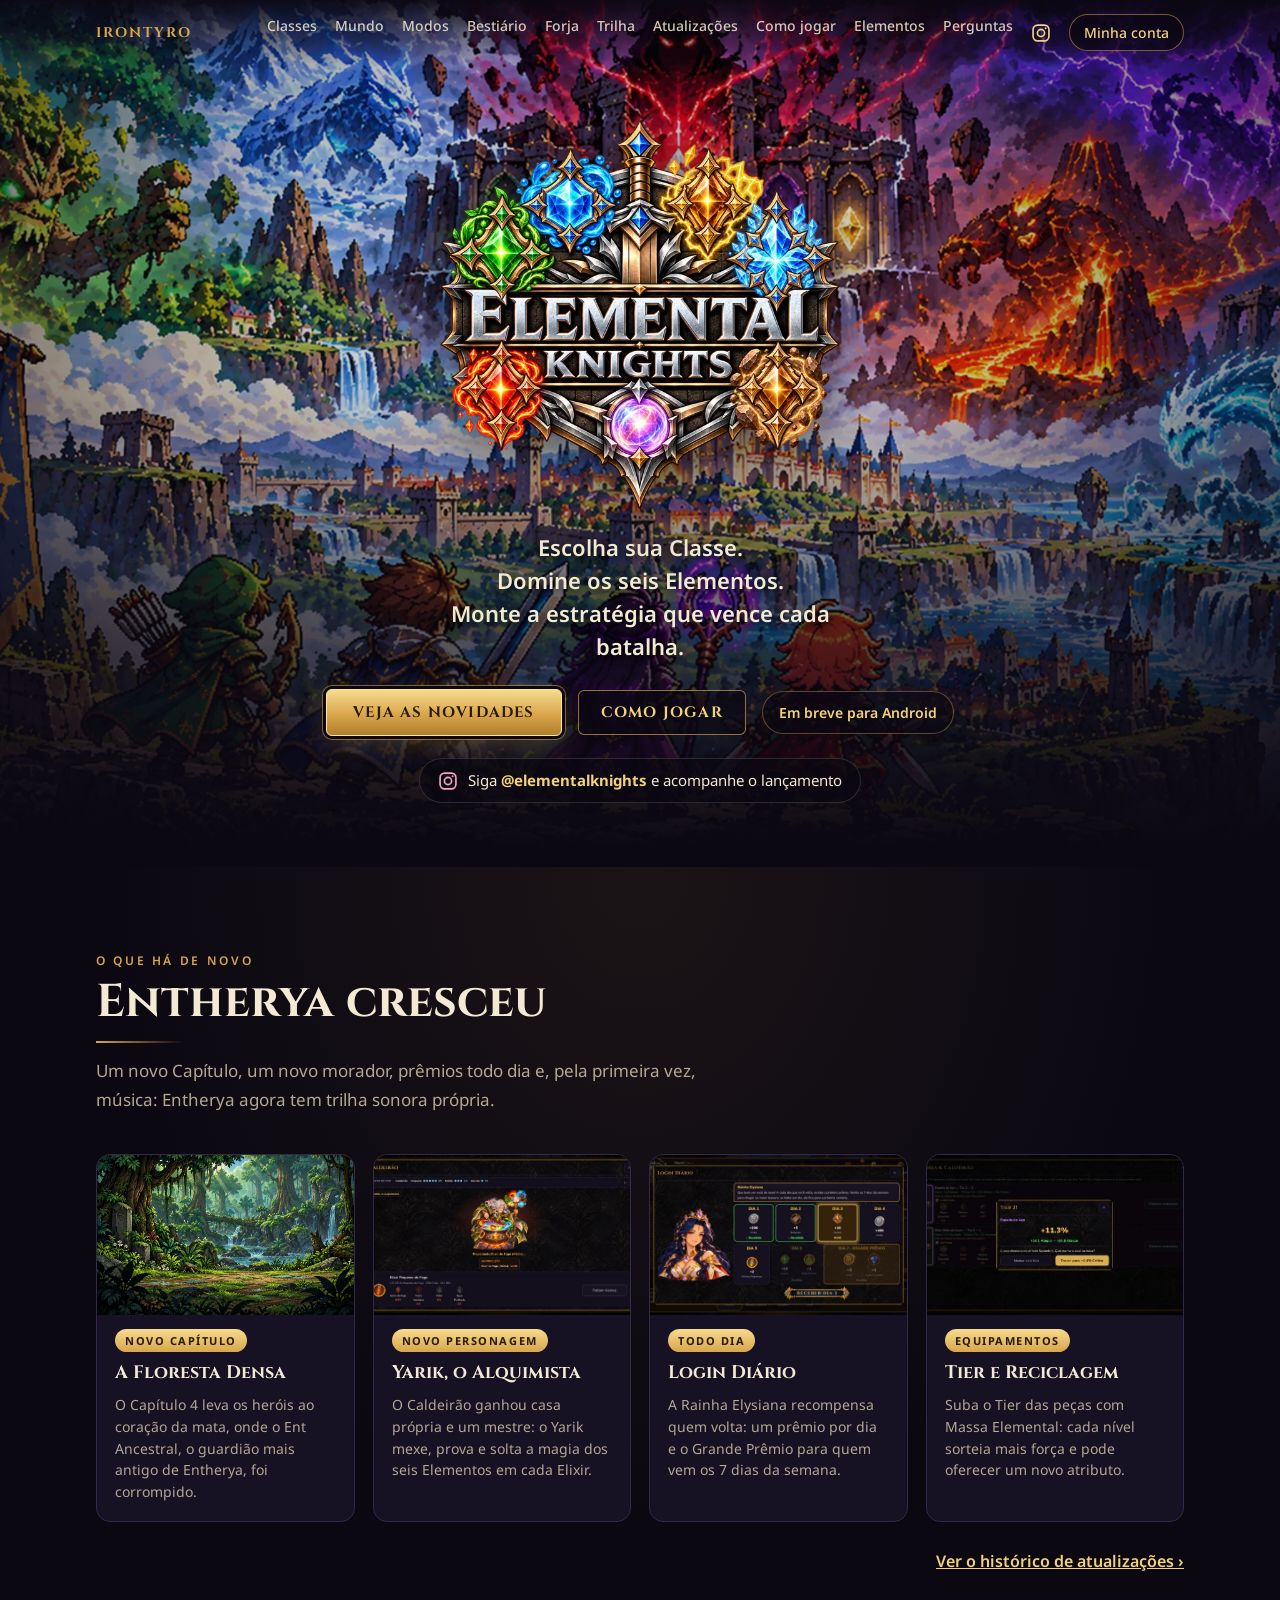
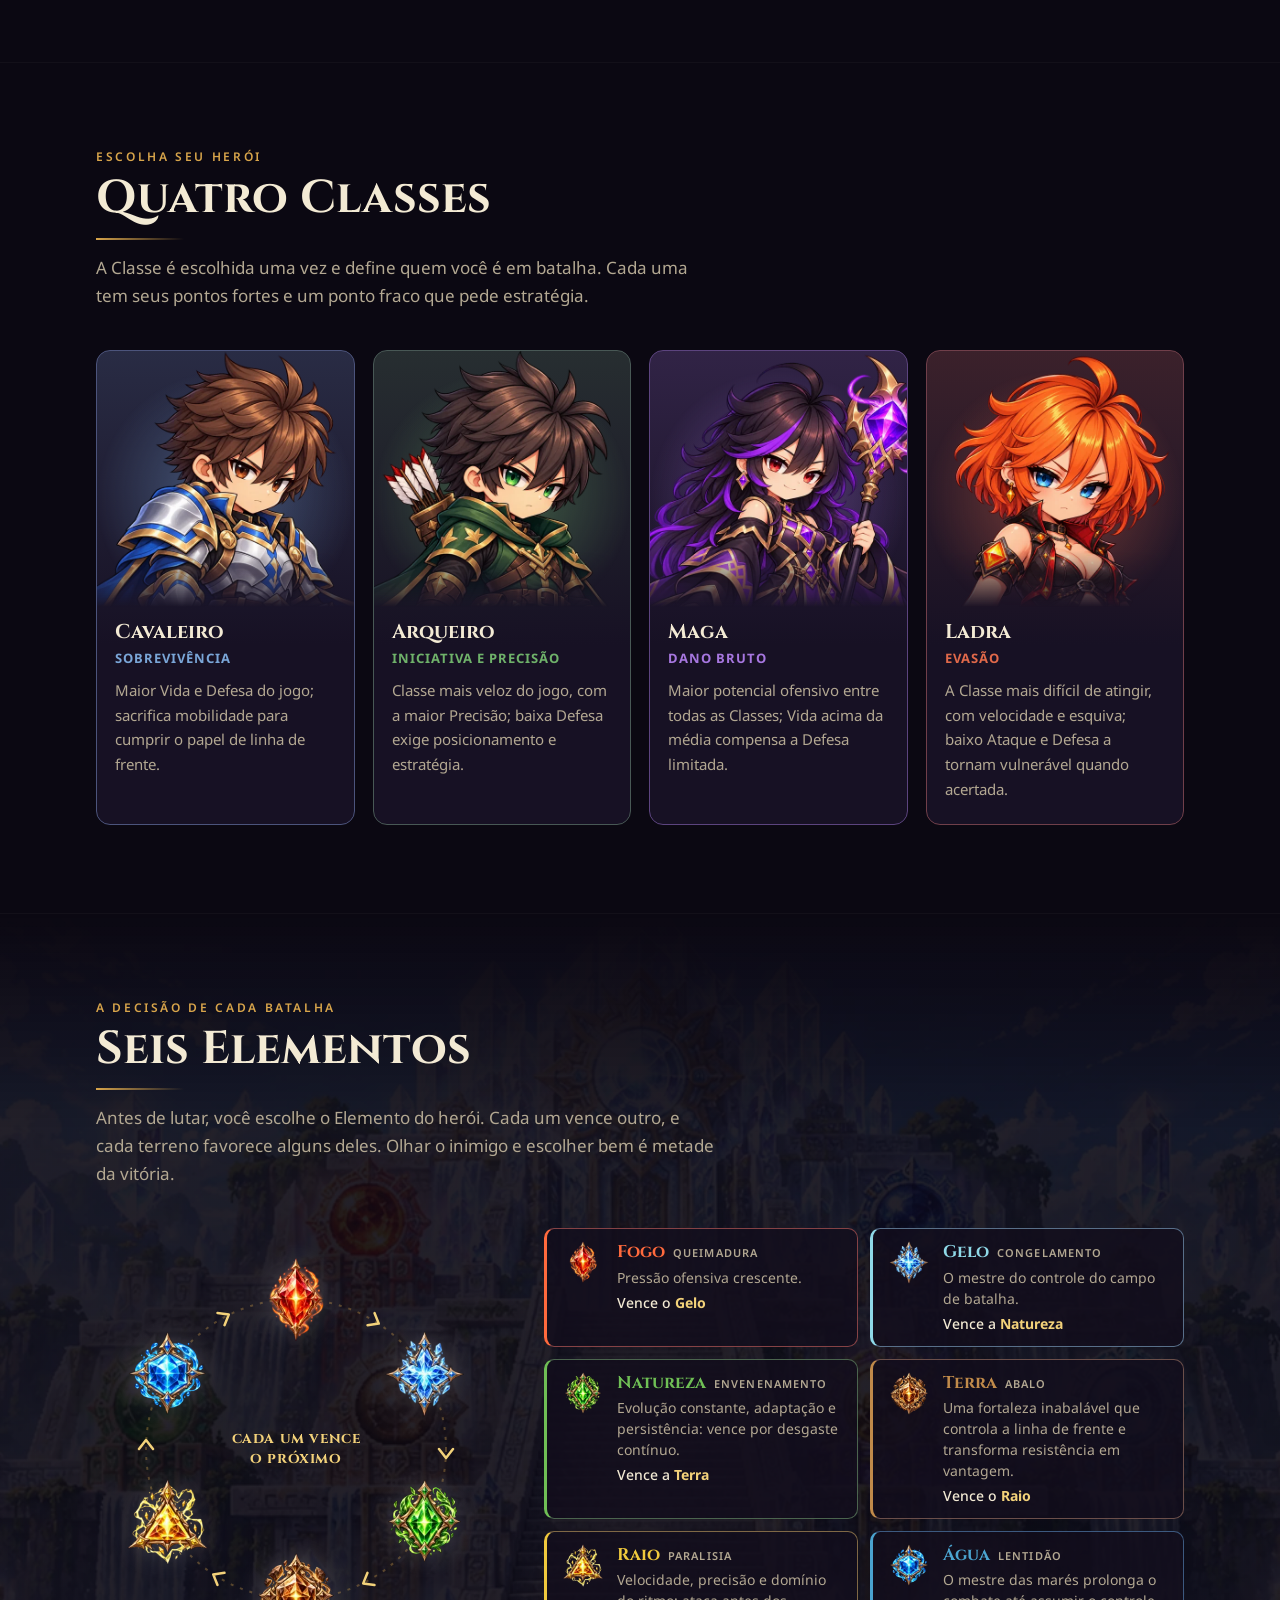
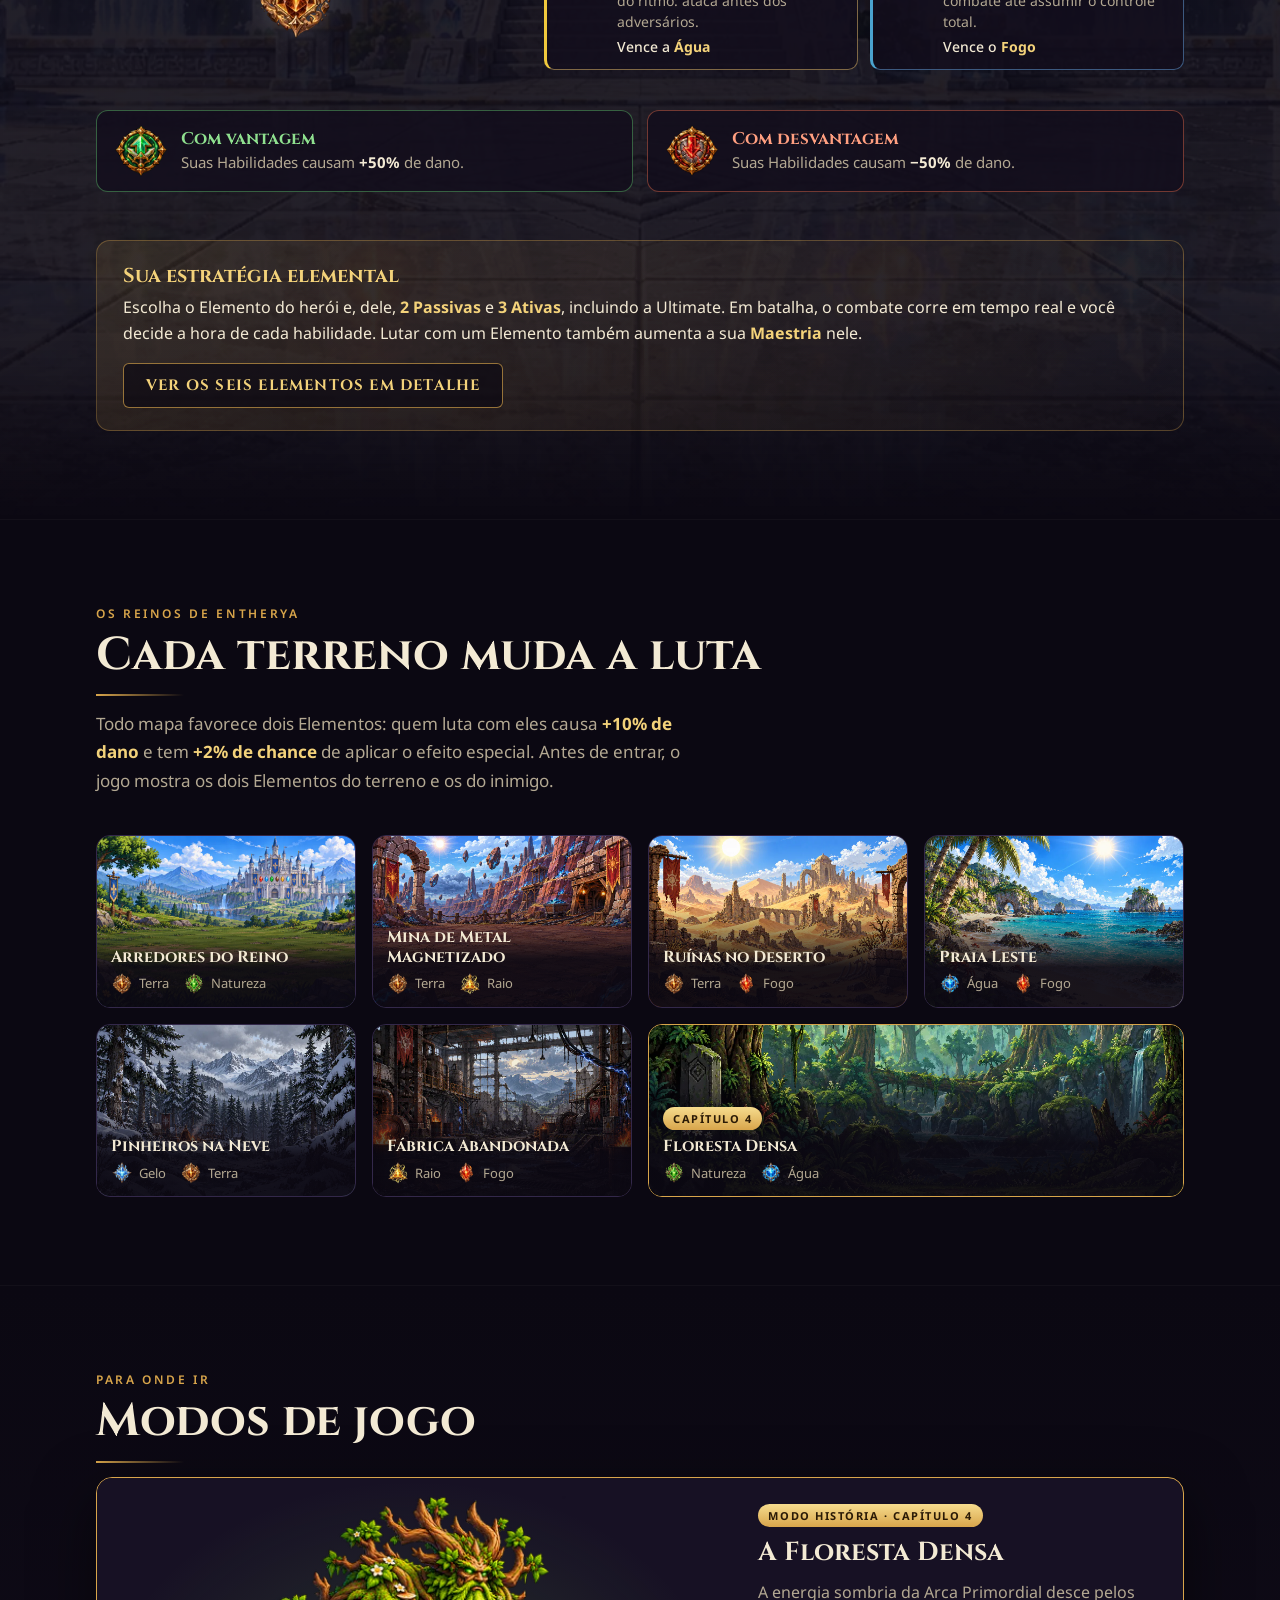
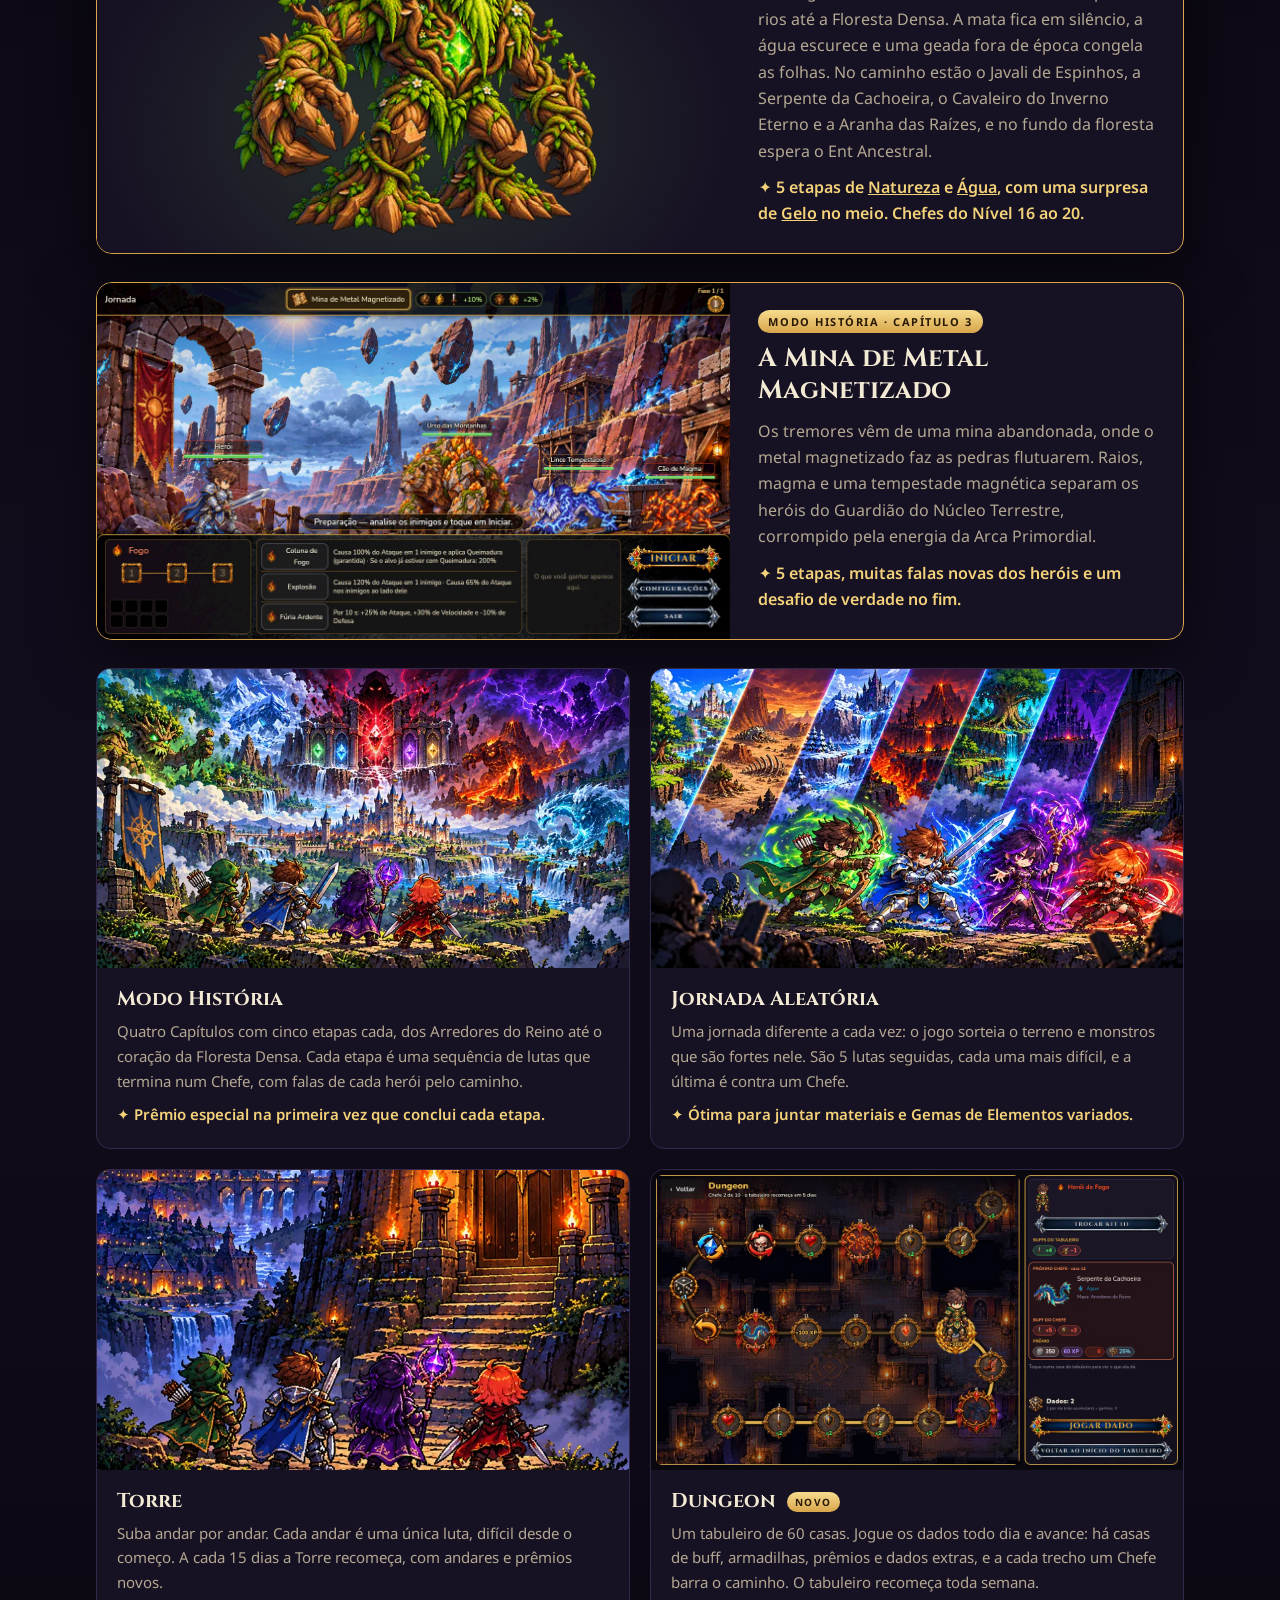
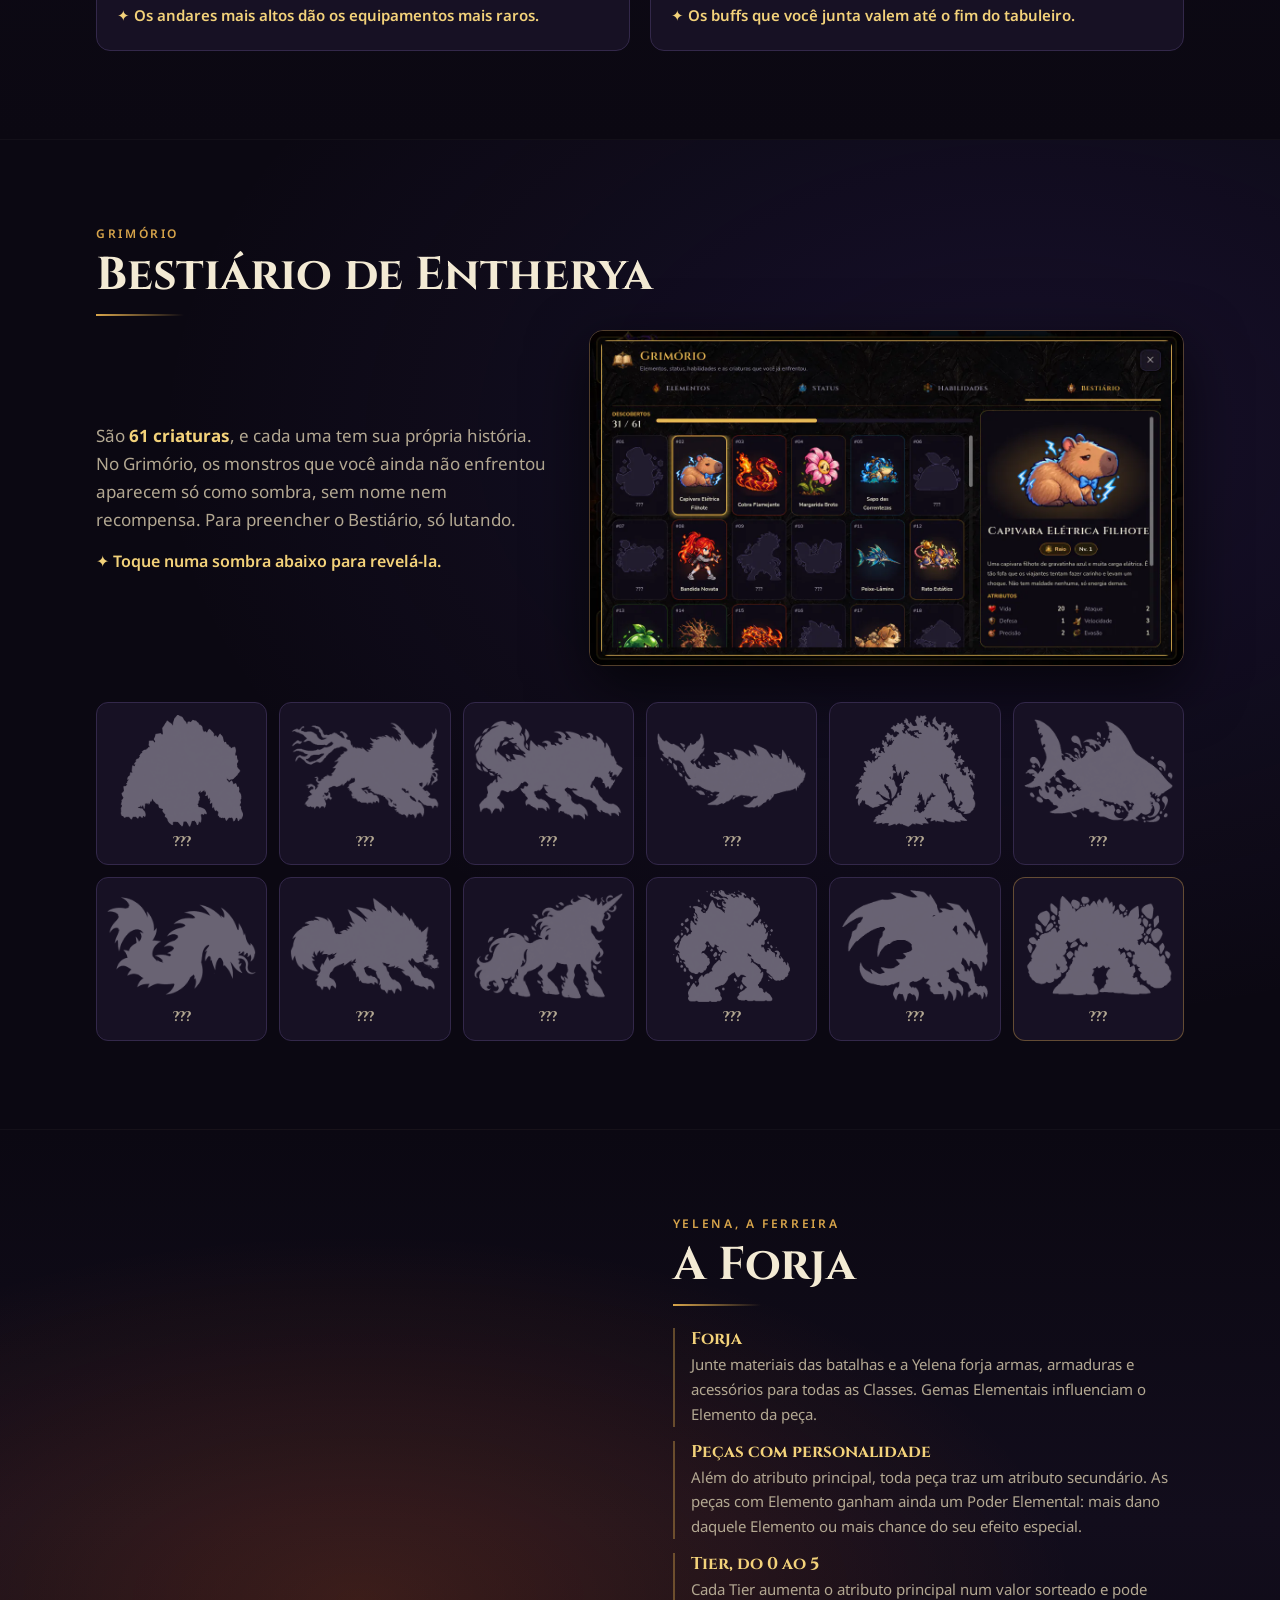
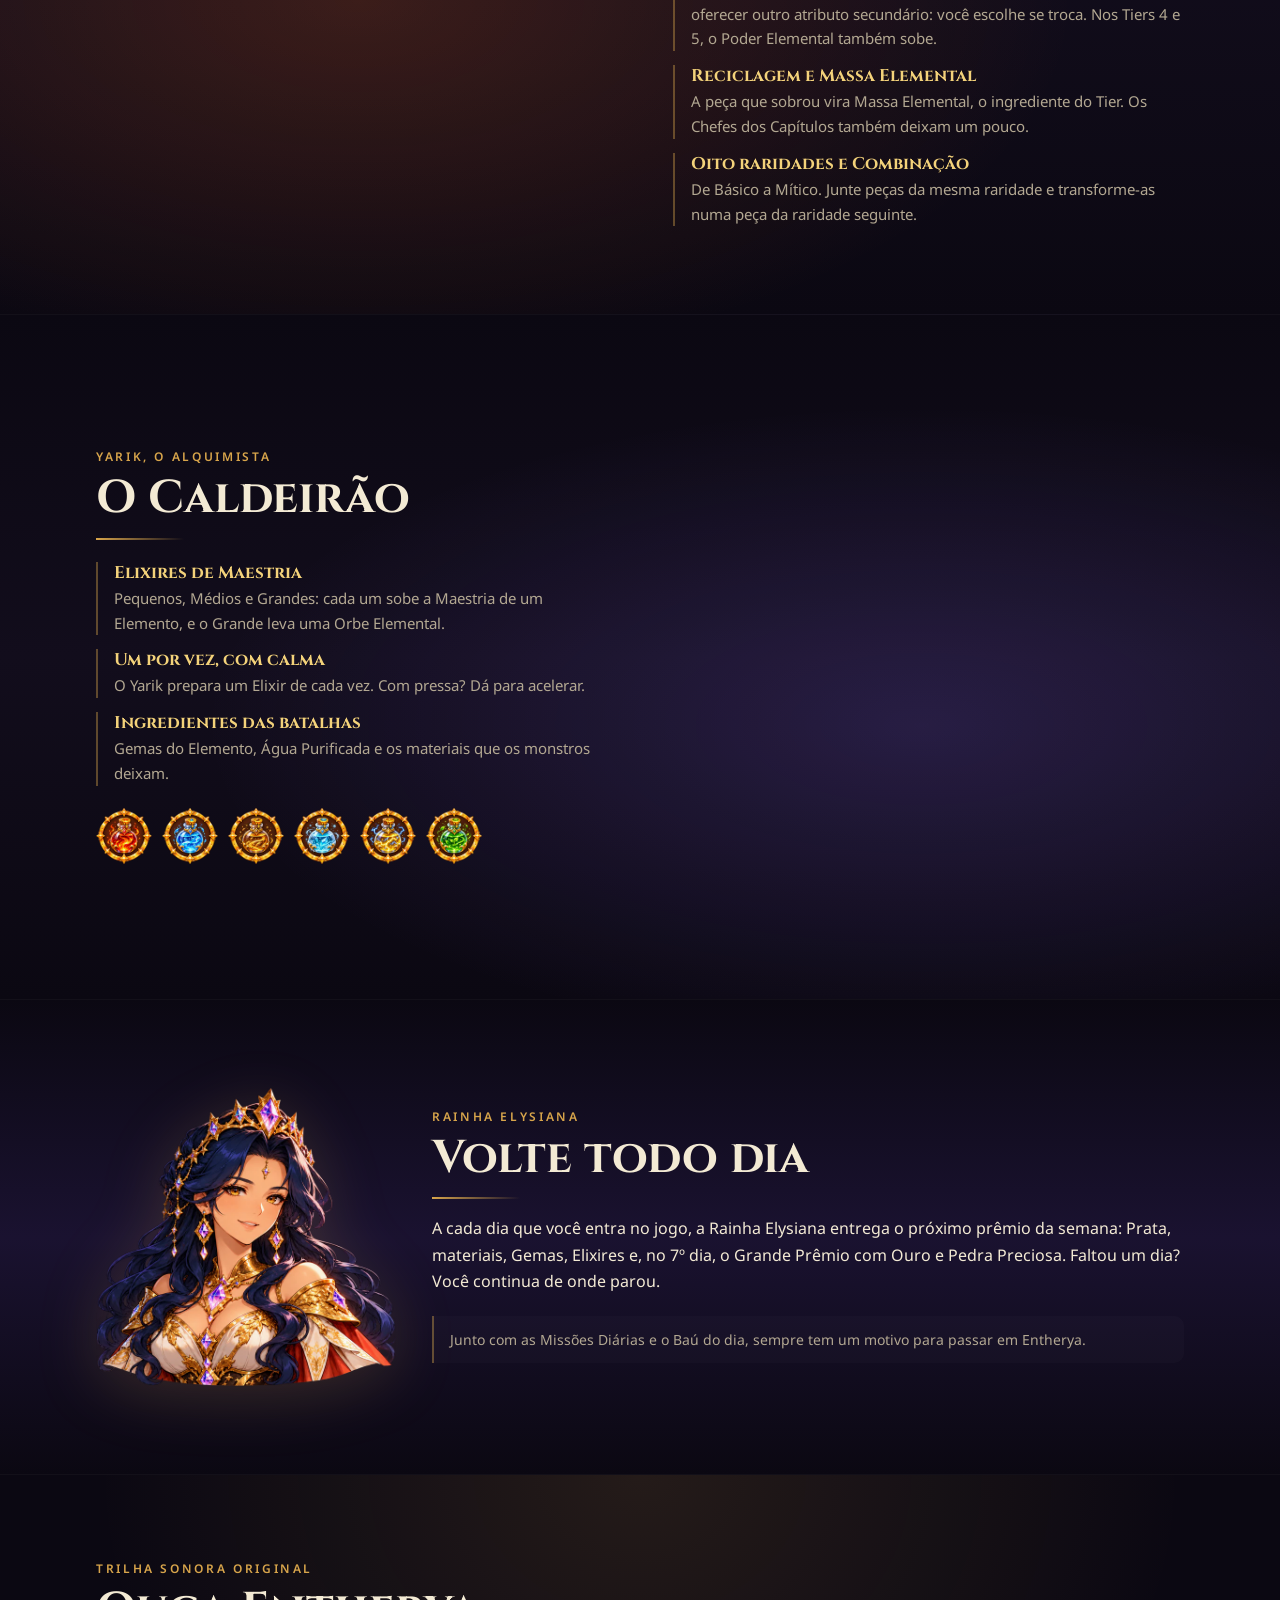
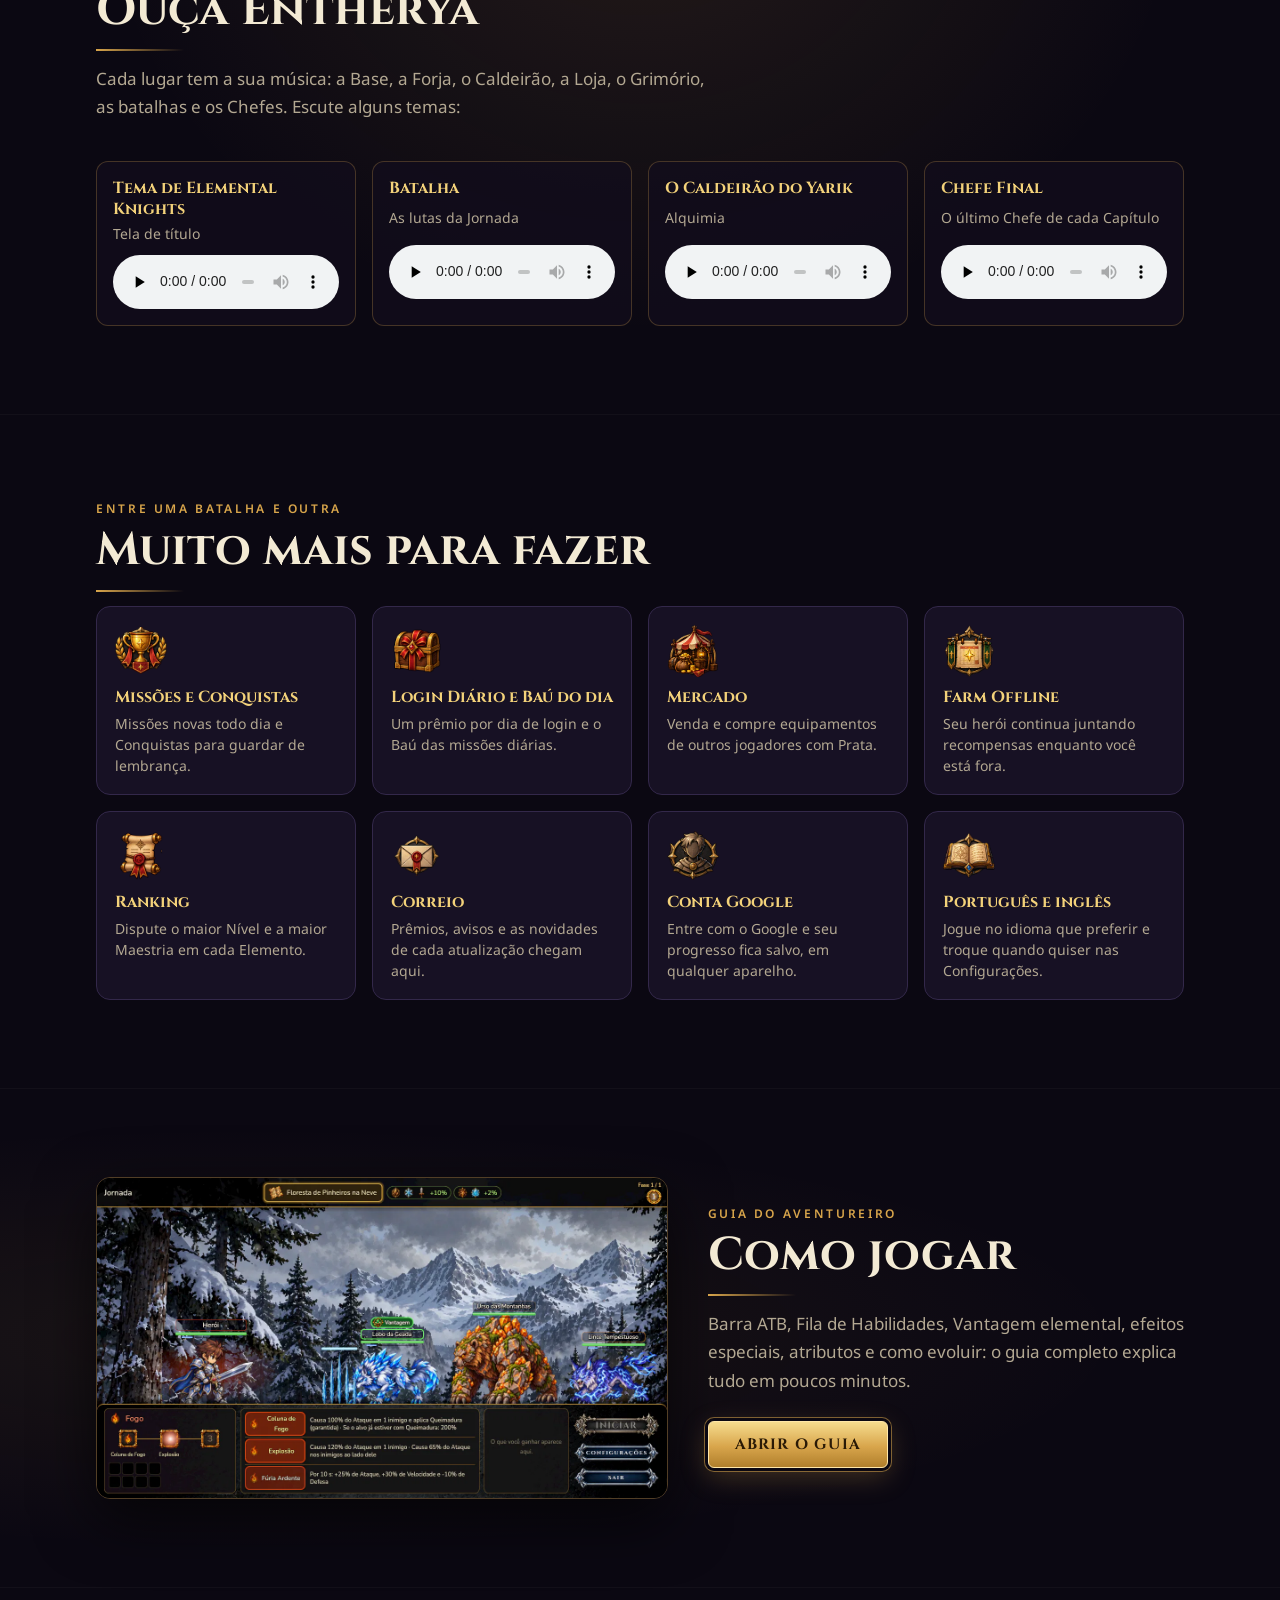
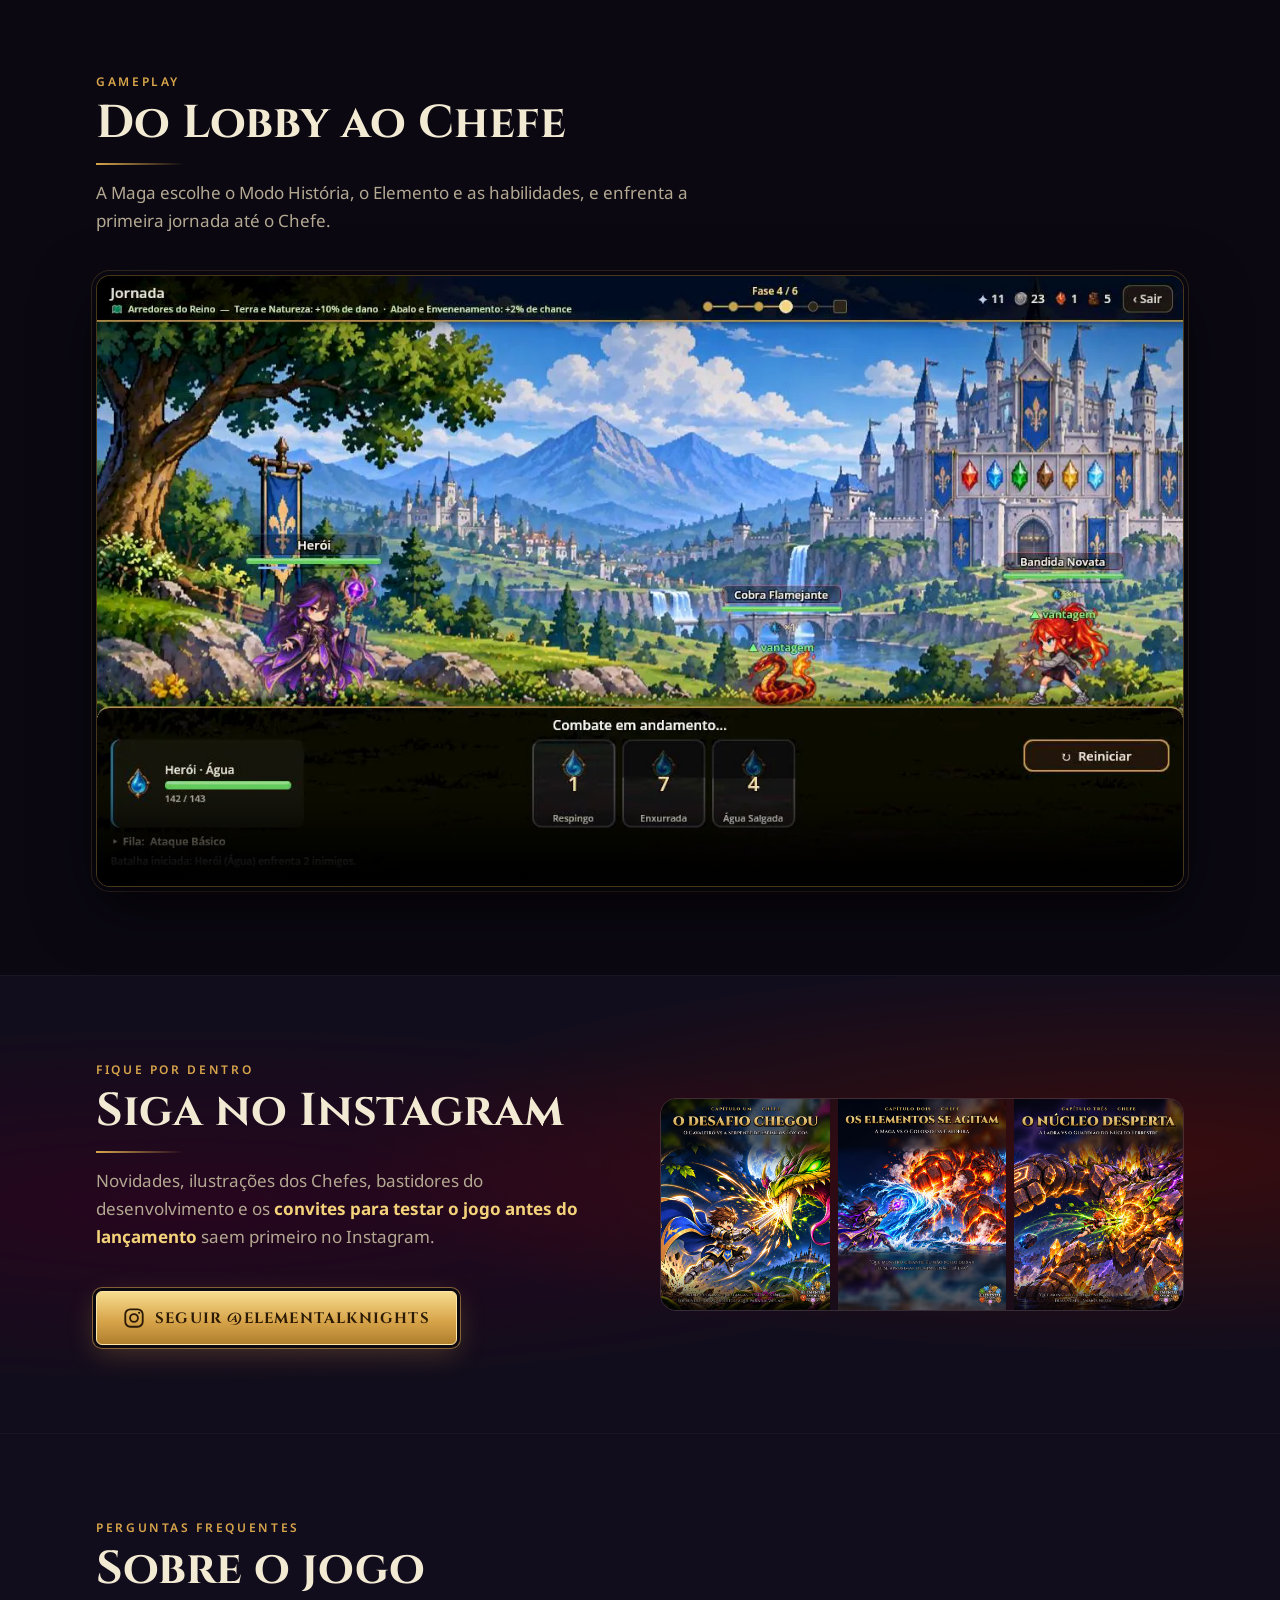
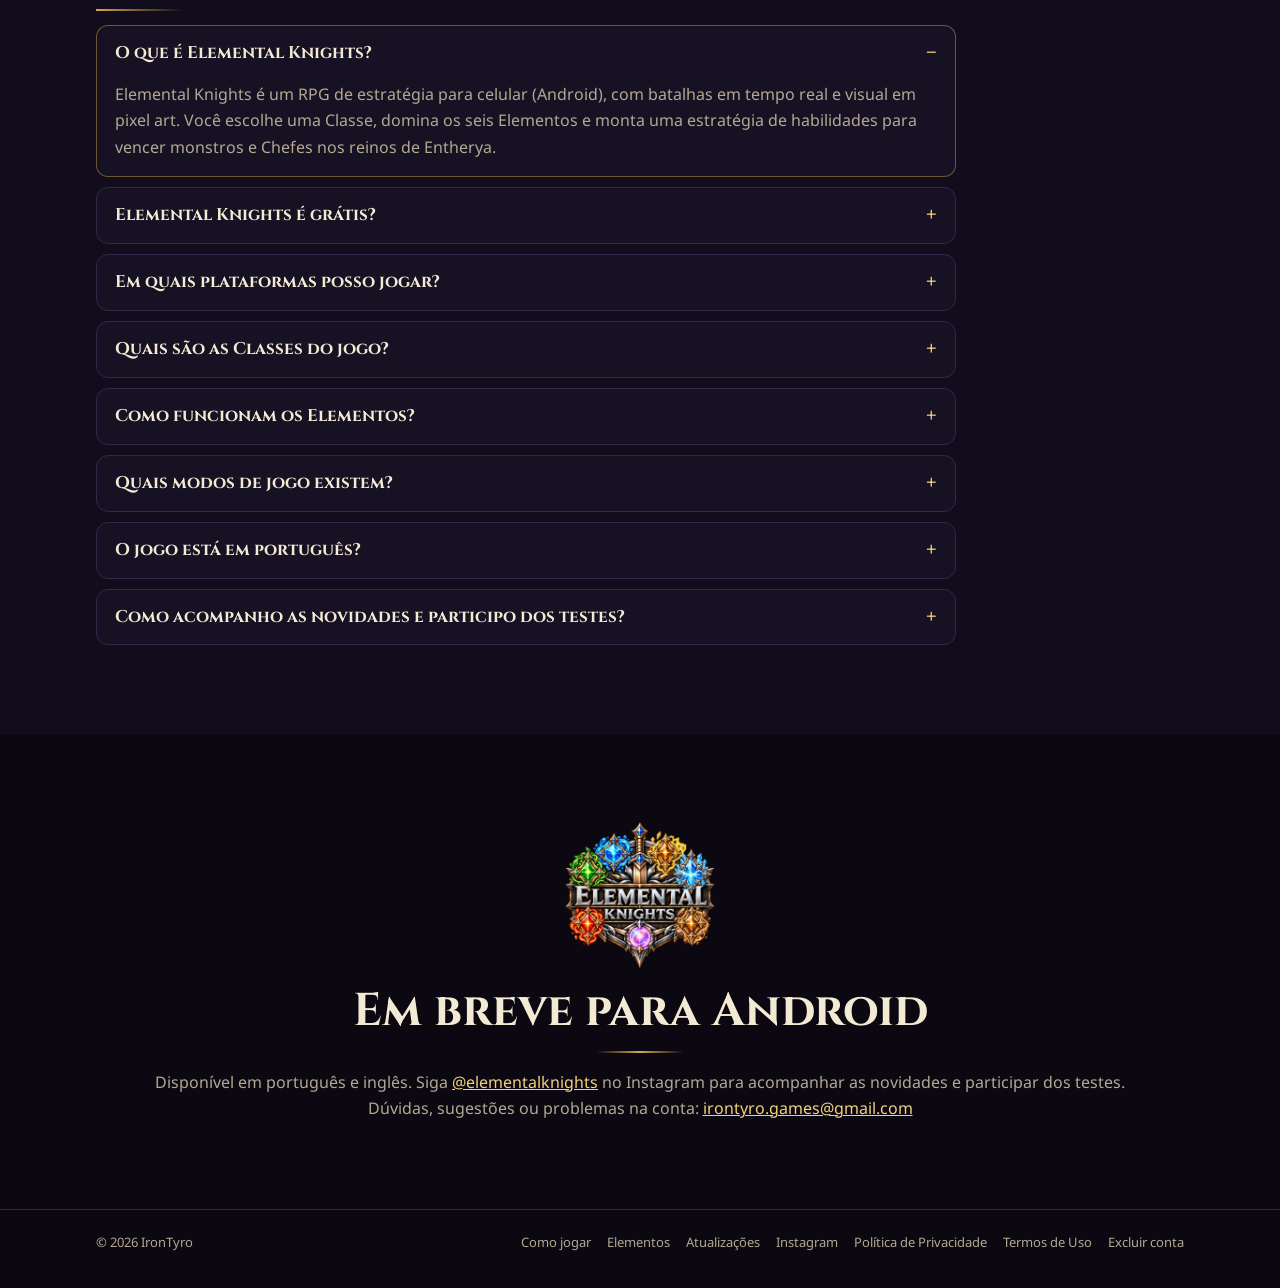
<file: index.html>
<!doctype html>
<html lang="pt-BR">
<head>
<meta charset="utf-8">
<meta name="viewport" content="width=device-width, initial-scale=1">
<title>Elemental Knights — RPG de estratégia elemental para Android</title>
<meta name="description" content="RPG de estratégia grátis para Android em pixel art: 4 Classes, 6 Elementos e batalhas em tempo real contra Chefes, a Torre e a Dungeon. Em português e inglês.">
<meta name="keywords" content="Elemental Knights, RPG, RPG de estratégia, jogo Android, RPG mobile, pixel art, jogo grátis, elementos, chefes, torre, dungeon, IronTyro">
<link rel="canonical" href="https://elementalknights.com.br/">
<meta name="robots" content="index, follow, max-image-preview:large">
<meta property="og:type" content="website">
<meta property="og:site_name" content="Elemental Knights">
<meta property="og:locale" content="pt_BR">
<meta property="og:url" content="https://elementalknights.com.br/">
<meta property="og:title" content="Elemental Knights — RPG de estratégia elemental para Android">
<meta property="og:description" content="Escolha sua Classe, domine os seis Elementos e enfrente os Chefes de Entherya. Batalhas em tempo real com pixel art. Grátis.">
<meta property="og:image" content="https://elementalknights.com.br/img/og-elemental-knights.jpg">
<meta property="og:image:width" content="1200">
<meta property="og:image:height" content="630">
<meta property="og:image:alt" content="Os quatro heróis de Elemental Knights diante dos reinos elementais">
<meta name="twitter:card" content="summary_large_image">
<meta name="twitter:title" content="Elemental Knights — RPG de estratégia elemental">
<meta name="twitter:description" content="Escolha sua Classe, domine os seis Elementos e enfrente os Chefes de Entherya.">
<meta name="twitter:image" content="https://elementalknights.com.br/img/og-elemental-knights.jpg">
<script type="application/ld+json">
[
 {
  "@context": "https://schema.org",
  "@type": "VideoGame",
  "name": "Elemental Knights",
  "url": "https://elementalknights.com.br/",
  "image": "https://elementalknights.com.br/img/og-elemental-knights.jpg",
  "description": "Elemental Knights é um RPG de estratégia para Android: escolha entre 4 Classes, domine 6 Elementos, monte sua estratégia de habilidades e enfrente Chefes, a Torre e a Dungeon. Batalhas em tempo real com pixel art. Grátis, em português e inglês.",
  "genre": [
   "RPG",
   "Estratégia",
   "RPG de estratégia",
   "Pixel art"
  ],
  "gamePlatform": [
   "Android"
  ],
  "operatingSystem": "Android",
  "applicationCategory": "Game",
  "inLanguage": [
   "pt-BR",
   "en"
  ],
  "playMode": "SinglePlayer",
  "numberOfPlayers": {
   "@type": "QuantitativeValue",
   "value": 1
  },
  "offers": {
   "@type": "Offer",
   "price": "0",
   "priceCurrency": "BRL"
  },
  "author": {
   "@type": "Organization",
   "name": "IronTyro"
  },
  "publisher": {
   "@type": "Organization",
   "name": "IronTyro",
   "url": "https://irontyro.github.io/"
  },
  "sameAs": [
   "https://www.instagram.com/elementalknights/"
  ]
 },
 {
  "@context": "https://schema.org",
  "@type": "WebSite",
  "name": "Elemental Knights",
  "url": "https://elementalknights.com.br/",
  "inLanguage": "pt-BR"
 },
 {
  "@context": "https://schema.org",
  "@type": "Organization",
  "name": "IronTyro",
  "url": "https://irontyro.github.io/",
  "email": "irontyro.games@gmail.com",
  "sameAs": [
   "https://www.instagram.com/elementalknights/"
  ]
 },
 {
  "@context": "https://schema.org",
  "@type": "FAQPage",
  "mainEntity": [
   {
    "@type": "Question",
    "name": "O que é Elemental Knights?",
    "acceptedAnswer": {
     "@type": "Answer",
     "text": "Elemental Knights é um RPG de estratégia para celular (Android), com batalhas em tempo real e visual em pixel art. Você escolhe uma Classe, domina os seis Elementos e monta uma estratégia de habilidades para vencer monstros e Chefes nos reinos de Entherya."
    }
   },
   {
    "@type": "Question",
    "name": "Elemental Knights é grátis?",
    "acceptedAnswer": {
     "@type": "Answer",
     "text": "Sim. O jogo é gratuito para jogar."
    }
   },
   {
    "@type": "Question",
    "name": "Em quais plataformas posso jogar?",
    "acceptedAnswer": {
     "@type": "Answer",
     "text": "Elemental Knights é para Android. O lançamento na Google Play está a caminho; siga @elementalknights no Instagram para saber a data e participar dos testes."
    }
   },
   {
    "@type": "Question",
    "name": "Quais são as Classes do jogo?",
    "acceptedAnswer": {
     "@type": "Answer",
     "text": "São quatro: Cavaleiro (sobrevivência, maior Vida e Defesa), Arqueiro (iniciativa e precisão), Maga (dano bruto) e Ladra (evasão e velocidade). A Classe é escolhida uma vez e é permanente."
    }
   },
   {
    "@type": "Question",
    "name": "Como funcionam os Elementos?",
    "acceptedAnswer": {
     "@type": "Answer",
     "text": "Há seis Elementos — Fogo, Gelo, Natureza, Terra, Raio e Água — e cada um vence o seguinte da roda. Com vantagem, as habilidades causam +50% de dano; com desvantagem, −50%. Cada Elemento tem um efeito especial: Queimadura, Congelamento, Envenenamento, Abalo, Paralisia e Lentidão."
    }
   },
   {
    "@type": "Question",
    "name": "Quais modos de jogo existem?",
    "acceptedAnswer": {
     "@type": "Answer",
     "text": "Modo História (quatro Capítulos com Chefes), Jornada Aleatória, Torre (andares cada vez mais difíceis, que recomeçam a cada 15 dias) e Dungeon (um tabuleiro de dados com 60 casas que recomeça toda semana)."
    }
   },
   {
    "@type": "Question",
    "name": "O jogo está em português?",
    "acceptedAnswer": {
     "@type": "Answer",
     "text": "Sim, Elemental Knights está em português e em inglês, e você troca o idioma nas Configurações."
    }
   },
   {
    "@type": "Question",
    "name": "Como acompanho as novidades e participo dos testes?",
    "acceptedAnswer": {
     "@type": "Answer",
     "text": "Siga @elementalknights no Instagram. Lá saem as novidades, as atualizações e os convites para testar o jogo antes do lançamento."
    }
   }
  ]
 }
]
</script>
<meta name="theme-color" content="#0b0812">
<link rel="icon" type="image/png" href="img/favicon.png">
<link rel="preconnect" href="https://fonts.googleapis.com">
<link rel="preconnect" href="https://fonts.gstatic.com" crossorigin>
<link rel="stylesheet" href="https://fonts.googleapis.com/css2?family=Cinzel:wght@600;700;900&family=Noto+Sans:wght@400;500;600;700&display=swap">
<link rel="stylesheet" href="ek.css?v=9">
</head>
<body>

<header class="topbar">
  <div class="wrap topbar-in">
    <a class="studio" href="https://irontyro.github.io/">IronTyro</a>
    <nav aria-label="Seções">
      <a href="#classes">Classes</a>
      <a href="#mundo">Mundo</a>
      <a href="#modos">Modos</a>
      <a href="#bestiario">Bestiário</a>
      <a href="#forja">Forja</a>
      <a href="#trilha">Trilha</a>
      <a href="atualizacoes.html">Atualizações</a>
      <a href="como-jogar.html">Como jogar</a>
      <a href="elementos/">Elementos</a>
      <a href="#perguntas">Perguntas</a>
      <a class="nav-ig" href="https://www.instagram.com/elementalknights/" target="_blank" rel="noopener" aria-label="Instagram @elementalknights"><svg class="ig" viewBox="0 0 24 24" aria-hidden="true"><rect x="2.5" y="2.5" width="19" height="19" rx="5.5"/><circle cx="12" cy="12" r="4.3"/><circle cx="17.6" cy="6.4" r="1.2" class="dot"/></svg></a>
      <a class="nav-acct" href="conta/">Minha conta</a>
    </nav>
  </div>
</header>

<section class="hero" aria-label="Elemental Knights">
  <div class="hero-art" role="img" aria-label="Os quatro heróis diante dos reinos elementais"></div>
  <div class="hero-shade"></div>
  <div class="wrap hero-in">
    <img class="logo" src="img/logo.webp" width="640" height="629" alt="Elemental Knights">
    <p class="tagline">Escolha sua Classe. Domine os seis Elementos.<br>Monte a estratégia que vence cada batalha.</p>
    <div class="cta-row">
      <a class="cta" href="#novidades">Veja as novidades</a>
      <a class="cta-ghost" href="como-jogar.html">Como jogar</a>
      <span class="soon">Em breve para Android</span>
    </div>
    <a class="ig-hero" href="https://www.instagram.com/elementalknights/" target="_blank" rel="noopener"><svg class="ig" viewBox="0 0 24 24" aria-hidden="true"><rect x="2.5" y="2.5" width="19" height="19" rx="5.5"/><circle cx="12" cy="12" r="4.3"/><circle cx="17.6" cy="6.4" r="1.2" class="dot"/></svg><span>Siga <b>@elementalknights</b> e acompanhe o lançamento</span></a>
  </div>
</section>

<main>

  <section id="novidades" class="band band-news">
    <div class="wrap">
      <p class="eyebrow">O que há de novo</p>
      <h2>Entherya cresceu</h2>
      <p class="intro">Um novo Capítulo, um novo morador, prêmios todo dia e, pela primeira vez, música: Entherya agora tem trilha sonora própria.</p>
      <div class="news">
        <a class="news-card" href="#capitulo4">
          <img src="img/mapa_florestadensa.webp" alt="" loading="lazy">
          <span class="tag">Novo capítulo</span>
          <h3>A Floresta Densa</h3>
          <p>O Capítulo 4 leva os heróis ao coração da mata, onde o Ent Ancestral, o guardião mais antigo de Entherya, foi corrompido.</p>
        </a>
        <a class="news-card" href="#caldeirao">
          <img src="img/tela_caldeirao.webp" alt="" loading="lazy">
          <span class="tag">Novo personagem</span>
          <h3>Yarik, o Alquimista</h3>
          <p>O Caldeirão ganhou casa própria e um mestre: o Yarik mexe, prova e solta a magia dos seis Elementos em cada Elixir.</p>
        </a>
        <a class="news-card" href="#login-diario">
          <img src="img/tela_login_diario.webp" alt="" loading="lazy">
          <span class="tag">Todo dia</span>
          <h3>Login Diário</h3>
          <p>A Rainha Elysiana recompensa quem volta: um prêmio por dia e o Grande Prêmio para quem vem os 7 dias da semana.</p>
        </a>
        <a class="news-card" href="#forja">
          <img src="img/tela_tier.webp" alt="" loading="lazy">
          <span class="tag">Equipamentos</span>
          <h3>Tier e Reciclagem</h3>
          <p>Suba o Tier das peças com Massa Elemental: cada nível sorteia mais força e pode oferecer um novo atributo.</p>
        </a>
      </div>
      <p class="more-link"><a href="atualizacoes.html">Ver o histórico de atualizações ›</a></p>
    </div>
  </section>

  <section id="classes" class="band">
    <div class="wrap">
      <p class="eyebrow">Escolha seu herói</p>
      <h2>Quatro Classes</h2>
      <p class="intro">A Classe é escolhida uma vez e define quem você é em batalha. Cada uma tem seus pontos fortes e um ponto fraco que pede estratégia.</p>
      <div class="classes">
        <article class="hero-card" tabindex="0" style="--c:#7aa6d8">
          <div class="hero-pic"><img class="serio" src="img/busto_cavaleiro_serio.webp" alt="Cavaleiro" loading="lazy"><img class="alegre" src="img/busto_cavaleiro_alegre.webp" alt="" loading="lazy"></div>
          <h3>Cavaleiro</h3>
          <p class="role">Sobrevivência</p>
          <p>Maior Vida e Defesa do jogo; sacrifica mobilidade para cumprir o papel de linha de frente.</p>
        </article>
        <article class="hero-card" tabindex="0" style="--c:#6fb26a">
          <div class="hero-pic"><img class="serio" src="img/busto_arqueiro_serio.webp" alt="Arqueiro" loading="lazy"><img class="alegre" src="img/busto_arqueiro_alegre.webp" alt="" loading="lazy"></div>
          <h3>Arqueiro</h3>
          <p class="role">Iniciativa e precisão</p>
          <p>Classe mais veloz do jogo, com a maior Precisão; baixa Defesa exige posicionamento e estratégia.</p>
        </article>
        <article class="hero-card" tabindex="0" style="--c:#a777e0">
          <div class="hero-pic"><img class="serio" src="img/busto_maga_serio.webp" alt="Maga" loading="lazy"><img class="alegre" src="img/busto_maga_alegre.webp" alt="" loading="lazy"></div>
          <h3>Maga</h3>
          <p class="role">Dano bruto</p>
          <p>Maior potencial ofensivo entre todas as Classes; Vida acima da média compensa a Defesa limitada.</p>
        </article>
        <article class="hero-card" tabindex="0" style="--c:#e0694a">
          <div class="hero-pic"><img class="serio" src="img/busto_ladra_serio.webp" alt="Ladra" loading="lazy"><img class="alegre" src="img/busto_ladra_alegre.webp" alt="" loading="lazy"></div>
          <h3>Ladra</h3>
          <p class="role">Evasão</p>
          <p>A Classe mais difícil de atingir, com velocidade e esquiva; baixo Ataque e Defesa a tornam vulnerável quando acertada.</p>
        </article>
      </div>
    </div>
  </section>

  <section id="elementos" class="band band-temple">
    <div class="wrap">
      <p class="eyebrow">A decisão de cada batalha</p>
      <h2>Seis Elementos</h2>
      <p class="intro">Antes de lutar, você escolhe o Elemento do herói. Cada um vence outro, e cada terreno favorece alguns deles. Olhar o inimigo e escolher bem é metade da vitória.</p>

      <div class="elements">
        <div class="ring" aria-hidden="true">
          <svg class="ring-arrows" viewBox="0 0 400 400">
            <circle cx="200" cy="200" r="150" />
            <g class="chev">
              <path d="M0 -7 L9 0 L0 7" transform="rotate(30 200 200) translate(200 50)"/>
              <path d="M0 -7 L9 0 L0 7" transform="rotate(90 200 200) translate(200 50)"/>
              <path d="M0 -7 L9 0 L0 7" transform="rotate(150 200 200) translate(200 50)"/>
              <path d="M0 -7 L9 0 L0 7" transform="rotate(210 200 200) translate(200 50)"/>
              <path d="M0 -7 L9 0 L0 7" transform="rotate(270 200 200) translate(200 50)"/>
              <path d="M0 -7 L9 0 L0 7" transform="rotate(330 200 200) translate(200 50)"/>
            </g>
          </svg>
          <img class="gem g0" src="img/gema_fogo.webp" alt="">
          <img class="gem g1" src="img/gema_gelo.webp" alt="">
          <img class="gem g2" src="img/gema_natureza.webp" alt="">
          <img class="gem g3" src="img/gema_terra.webp" alt="">
          <img class="gem g4" src="img/gema_raio.webp" alt="">
          <img class="gem g5" src="img/gema_agua.webp" alt="">
          <p class="ring-hint">cada um vence<br>o próximo</p>
        </div>

        <ul class="el-list">
          <li style="--e:#ff6a3d"><img src="img/gema_fogo.webp" alt="" loading="lazy"><div><h3><a href="elementos/fogo.html">Fogo</a> <span>Queimadura</span></h3><p>Pressão ofensiva crescente.</p><p class="beats">Vence o <b>Gelo</b></p></div></li>
          <li style="--e:#8fd9e8"><img src="img/gema_gelo.webp" alt="" loading="lazy"><div><h3><a href="elementos/gelo.html">Gelo</a> <span>Congelamento</span></h3><p>O mestre do controle do campo de batalha.</p><p class="beats">Vence a <b>Natureza</b></p></div></li>
          <li style="--e:#6fbf55"><img src="img/gema_natureza.webp" alt="" loading="lazy"><div><h3><a href="elementos/natureza.html">Natureza</a> <span>Envenenamento</span></h3><p>Evolução constante, adaptação e persistência: vence por desgaste contínuo.</p><p class="beats">Vence a <b>Terra</b></p></div></li>
          <li style="--e:#c08a4a"><img src="img/gema_terra.webp" alt="" loading="lazy"><div><h3><a href="elementos/terra.html">Terra</a> <span>Abalo</span></h3><p>Uma fortaleza inabalável que controla a linha de frente e transforma resistência em vantagem.</p><p class="beats">Vence o <b>Raio</b></p></div></li>
          <li style="--e:#f0c93d"><img src="img/gema_raio.webp" alt="" loading="lazy"><div><h3><a href="elementos/raio.html">Raio</a> <span>Paralisia</span></h3><p>Velocidade, precisão e domínio do ritmo: ataca antes dos adversários.</p><p class="beats">Vence a <b>Água</b></p></div></li>
          <li style="--e:#4aa3cf"><img src="img/gema_agua.webp" alt="" loading="lazy"><div><h3><a href="elementos/agua.html">Água</a> <span>Lentidão</span></h3><p>O mestre das marés prolonga o combate até assumir o controle total.</p><p class="beats">Vence o <b>Fogo</b></p></div></li>
        </ul>
      </div>

      <div class="matchup">
        <div class="mu mu-up"><img src="img/icone_ui_vantagem.webp" alt=""><p><b>Com vantagem</b>Suas Habilidades causam <strong>+50%</strong> de dano.</p></div>
        <div class="mu mu-down"><img src="img/icone_ui_desvantagem.webp" alt=""><p><b>Com desvantagem</b>Suas Habilidades causam <strong>−50%</strong> de dano.</p></div>
      </div>

      <div class="strategy">
        <h3>Sua estratégia elemental</h3>
        <p>Escolha o Elemento do herói e, dele, <b>2 Passivas</b> e <b>3 Ativas</b>, incluindo a Ultimate. Em batalha, o combate corre em tempo real e você decide a hora de cada habilidade. Lutar com um Elemento também aumenta a sua <b>Maestria</b> nele.</p>
        <p><a class="cta-ghost" href="elementos/">Ver os seis Elementos em detalhe</a></p>
      </div>
    </div>
  </section>

  <section id="mundo" class="band">
    <div class="wrap">
      <p class="eyebrow">Os reinos de Entherya</p>
      <h2>Cada terreno muda a luta</h2>
      <p class="intro">Todo mapa favorece dois Elementos: quem luta com eles causa <b>+10% de dano</b> e tem <b>+2% de chance</b> de aplicar o efeito especial. Antes de entrar, o jogo mostra os dois Elementos do terreno e os do inimigo.</p>
      <div class="realms">
        <article class="realm"><img src="img/mapa_arredoresreino.webp" alt="Arredores do Reino" loading="lazy"><div class="realm-body"><h3>Arredores do Reino</h3><p class="pair"><img src="img/gema_terra.webp" alt="">Terra <img src="img/gema_natureza.webp" alt="">Natureza</p></div></article>
        <article class="realm"><img src="img/mapa_minametalmagnetizado.webp" alt="Mina de Metal Magnetizado" loading="lazy"><div class="realm-body"><h3>Mina de Metal Magnetizado</h3><p class="pair"><img src="img/gema_terra.webp" alt="">Terra <img src="img/gema_raio.webp" alt="">Raio</p></div></article>
        <article class="realm"><img src="img/mapa_ruinasdeserto.webp" alt="Ruínas no Deserto" loading="lazy"><div class="realm-body"><h3>Ruínas no Deserto</h3><p class="pair"><img src="img/gema_terra.webp" alt="">Terra <img src="img/gema_fogo.webp" alt="">Fogo</p></div></article>
        <article class="realm"><img src="img/mapa_praialeste.webp" alt="Praia Leste" loading="lazy"><div class="realm-body"><h3>Praia Leste</h3><p class="pair"><img src="img/gema_agua.webp" alt="">Água <img src="img/gema_fogo.webp" alt="">Fogo</p></div></article>
        <article class="realm"><img src="img/mapa_florestapinheirosnaneve.webp" alt="Floresta de Pinheiros na Neve" loading="lazy"><div class="realm-body"><h3>Pinheiros na Neve</h3><p class="pair"><img src="img/gema_gelo.webp" alt="">Gelo <img src="img/gema_terra.webp" alt="">Terra</p></div></article>
        <article class="realm"><img src="img/mapa_fabricaabandonada.webp" alt="Fábrica Abandonada" loading="lazy"><div class="realm-body"><h3>Fábrica Abandonada</h3><p class="pair"><img src="img/gema_raio.webp" alt="">Raio <img src="img/gema_fogo.webp" alt="">Fogo</p></div></article>
        <article class="realm realm-new"><img src="img/mapa_florestadensa.webp" alt="Floresta Densa" loading="lazy"><div class="realm-body"><span class="tag">Capítulo 4</span><h3>Floresta Densa</h3><p class="pair"><img src="img/gema_natureza.webp" alt="">Natureza <img src="img/gema_agua.webp" alt="">Água</p></div></article>
      </div>
    </div>
  </section>

  <section id="modos" class="band band-modes">
    <div class="wrap">
      <p class="eyebrow">Para onde ir</p>
      <h2>Modos de jogo</h2>

      <div id="capitulo4" class="chapter">
        <img src="img/monstros/entancestral.webp" alt="O Ent Ancestral, Chefe do Capítulo 4 na Floresta Densa" loading="lazy">
        <div class="chapter-text">
          <span class="tag">Modo História · Capítulo 4</span>
          <h3>A Floresta Densa</h3>
          <p>A energia sombria da Arca Primordial desce pelos rios até a Floresta Densa. A mata fica em silêncio, a água escurece e uma geada fora de época congela as folhas. No caminho estão o Javali de Espinhos, a Serpente da Cachoeira, o Cavaleiro do Inverno Eterno e a Aranha das Raízes, e no fundo da floresta espera o Ent Ancestral.</p>
          <p class="gain">5 etapas de <a href="elementos/natureza.html">Natureza</a> e <a href="elementos/agua.html">Água</a>, com uma surpresa de <a href="elementos/gelo.html">Gelo</a> no meio. Chefes do Nível 16 ao 20.</p>
        </div>
      </div>

      <div id="capitulo3" class="chapter">
        <img src="img/tela_lineup.webp" alt="Batalha na Mina de Metal Magnetizado contra o Urso das Montanhas, o Lince Tempestuoso e o Cão de Magma" loading="lazy">
        <div class="chapter-text">
          <span class="tag">Modo História · Capítulo 3</span>
          <h3>A Mina de Metal Magnetizado</h3>
          <p>Os tremores vêm de uma mina abandonada, onde o metal magnetizado faz as pedras flutuarem. Raios, magma e uma tempestade magnética separam os heróis do Guardião do Núcleo Terrestre, corrompido pela energia da Arca Primordial.</p>
          <p class="gain">5 etapas, muitas falas novas dos heróis e um desafio de verdade no fim.</p>
        </div>
      </div>

      <div class="modes">
        <article class="mode">
          <img src="img/modo_historia.webp" alt="Modo História" loading="lazy">
          <div class="mode-body">
            <h3>Modo História</h3>
            <p>Quatro Capítulos com cinco etapas cada, dos Arredores do Reino até o coração da Floresta Densa. Cada etapa é uma sequência de lutas que termina num Chefe, com falas de cada herói pelo caminho.</p>
            <p class="gain">Prêmio especial na primeira vez que conclui cada etapa.</p>
          </div>
        </article>
        <article class="mode">
          <img src="img/modo_aleatoria.webp" alt="Jornada Aleatória" loading="lazy">
          <div class="mode-body">
            <h3>Jornada Aleatória</h3>
            <p>Uma jornada diferente a cada vez: o jogo sorteia o terreno e monstros que são fortes nele. São 5 lutas seguidas, cada uma mais difícil, e a última é contra um Chefe.</p>
            <p class="gain">Ótima para juntar materiais e Gemas de Elementos variados.</p>
          </div>
        </article>
        <article class="mode">
          <img src="img/modo_torre.webp" alt="Torre" loading="lazy">
          <div class="mode-body">
            <h3>Torre</h3>
            <p>Suba andar por andar. Cada andar é uma única luta, difícil desde o começo. A cada 15 dias a Torre recomeça, com andares e prêmios novos.</p>
            <p class="gain">Os andares mais altos dão os equipamentos mais raros.</p>
          </div>
        </article>
        <article class="mode">
          <img src="img/tela_dungeon_board.webp" alt="Tabuleiro da Dungeon" loading="lazy">
          <div class="mode-body">
            <h3>Dungeon <span class="tag tag-inline">Novo</span></h3>
            <p>Um tabuleiro de 60 casas. Jogue os dados todo dia e avance: há casas de buff, armadilhas, prêmios e dados extras, e a cada trecho um Chefe barra o caminho. O tabuleiro recomeça toda semana.</p>
            <p class="gain">Os buffs que você junta valem até o fim do tabuleiro.</p>
          </div>
        </article>
      </div>
    </div>
  </section>

  <section id="bestiario" class="band band-bestiary">
    <div class="wrap">
      <p class="eyebrow">Grimório</p>
      <h2>Bestiário de Entherya</h2>
      <div class="bestiary">
        <div class="bestiary-text">
          <p class="intro">São <b>61 criaturas</b>, e cada uma tem sua própria história. No Grimório, os monstros que você ainda não enfrentou aparecem só como sombra, sem nome nem recompensa. Para preencher o Bestiário, só lutando.</p>
          <p class="hint">Toque numa sombra abaixo para revelá-la.</p>
        </div>
        <img class="bestiary-shot" src="img/tela_best_grimorio.webp" alt="Bestiário no Grimório, com metade das criaturas descobertas e o resto em silhueta" loading="lazy">
      </div>
      <div class="beasts">
        <button class="beast" type="button" style="--e:#c08a4a"><img src="img/monstro_ursomontanha.webp" alt=""><span class="b-name">Urso das Montanhas</span><span class="b-lore">Hiberna dentro das montanhas por tanto tempo que a rocha cresce em seu dorso. Quando acorda com fome, desce as encostas como uma avalanche.</span></button>
        <button class="beast" type="button" style="--e:#f0c93d"><img src="img/monstro_lincetempestuoso.webp" alt=""><span class="b-name">Lince Tempestuoso</span><span class="b-lore">Rápido como um relâmpago e igualmente imprevisível. Poucos conseguem vê-lo antes do primeiro choque.</span></button>
        <button class="beast" type="button" style="--e:#ff6a3d"><img src="img/monstro_caomagma.webp" alt=""><span class="b-name">Cão de Magma</span><span class="b-lore">Ronda as bordas dos vulcões farejando calor. Dentro de sua boca arde uma pequena fornalha.</span></button>
        <button class="beast" type="button" style="--e:#8fd9e8"><img src="img/monstro_baleiaglacial.webp" alt=""><span class="b-name">Baleia Glacial</span><span class="b-lore">Nada entre os mares congelados do norte. Os pescadores contam que, quando ela aparece, o inverno chega mais cedo.</span></button>
        <button class="beast" type="button" style="--e:#6fbf55"><img src="img/monstro_entancestral.webp" alt=""><span class="b-name">Ent Ancestral</span><span class="b-lore">Um dos guardiões mais antigos das florestas de Entherya. Pensa por estações inteiras, mas, quando desperta, a mata toda responde.</span></button>
        <button class="beast" type="button" style="--e:#4aa3cf"><img src="img/monstro_tubarao.webp" alt=""><span class="b-name">Tubarão Rei</span><span class="b-lore">O senhor das águas rasas da Praia Leste. Patrulha a costa e não tolera intrusos em seu território.</span></button>
        <button class="beast" type="button" style="--e:#4aa3cf"><img src="img/monstro_serpentecachoeira.webp" alt=""><span class="b-name">Serpente da Cachoeira</span><span class="b-lore">Vive escondida atrás das quedas d'água. Quem mora na beira do rio deixa oferendas para que ela não suba a correnteza.</span></button>
        <button class="beast" type="button" style="--e:#8fd9e8"><img src="img/monstro_lobogeada.webp" alt=""><span class="b-name">Lobo da Geada</span><span class="b-lore">Caça em matilha nas noites mais frias, guiado pelo brilho azul dos próprios olhos.</span></button>
        <button class="beast" type="button" style="--e:#6fbf55"><img src="img/monstro_unicornio.webp" alt=""><span class="b-name">Unicórnio da Floresta</span><span class="b-lore">Raro e orgulhoso, só se mostra nas matas mais preservadas. A energia sombria o deixou desconfiado de qualquer forasteiro.</span></button>
        <button class="beast" type="button" style="--e:#ff6a3d"><img src="img/monstro_elementalfogo.webp" alt=""><span class="b-name">Elemental de Fogo</span><span class="b-lore">Dizem que, quando os Elementais de Fogo aparecem, o mundo está à beira de uma grande mudança.</span></button>
        <button class="beast" type="button" style="--e:#8fd9e8"><img src="img/monstro_garguladegelo.webp" alt=""><span class="b-name">Gárgula de Gelo</span><span class="b-lore">Dorme imóvel no alto das ruínas, confundida com uma estátua congelada, até o frio aumentar.</span></button>
        <button class="beast beast-boss" type="button" style="--e:#c08a4a"><img src="img/monstro_guardiaonucleoterrestre.webp" alt=""><span class="b-name">Guardião do Núcleo Terrestre</span><span class="b-lore">Um colosso nascido no coração das montanhas. Com o equilíbrio rompido, subiu à superfície pela primeira vez em séculos.</span></button>
      </div>
    </div>
  </section>

  <section id="forja" class="band band-forge">
    <div class="wrap forge">
      <div class="forge-art" aria-label="Yelena, a ferreira, martelando na bigorna" role="img">
        <div class="smith">
          <img class="f f1" src="img/yelena_action1.webp" alt="">
          <img class="f f2" src="img/yelena_action2.webp" alt="">
          <img class="f f3" src="img/yelena_action3.webp" alt="">
          <img class="f f4" src="img/yelena_action4.webp" alt="">
        </div>
        <div class="embers"><i></i><i></i><i></i><i></i><i></i><i></i><i></i><i></i></div>
      </div>
      <div class="forge-text">
        <p class="eyebrow">Yelena, a ferreira</p>
        <h2>A Forja</h2>
        <ul class="feats">
          <li><b>Forja</b><span>Junte materiais das batalhas e a Yelena forja armas, armaduras e acessórios para todas as Classes. Gemas Elementais influenciam o Elemento da peça.</span></li>
          <li><b>Peças com personalidade</b><span>Além do atributo principal, toda peça traz um atributo secundário. As peças com Elemento ganham ainda um Poder Elemental: mais dano daquele Elemento ou mais chance do seu efeito especial.</span></li>
          <li><b>Tier, do 0 ao 5</b><span>Cada Tier aumenta o atributo principal num valor sorteado e pode oferecer outro atributo secundário: você escolhe se troca. Nos Tiers 4 e 5, o Poder Elemental também sobe.</span></li>
          <li><b>Reciclagem e Massa Elemental</b><span>A peça que sobrou vira Massa Elemental, o ingrediente do Tier. Os Chefes dos Capítulos também deixam um pouco.</span></li>
          <li><b>Oito raridades e Combinação</b><span>De Básico a Mítico. Junte peças da mesma raridade e transforme-as numa peça da raridade seguinte.</span></li>
        </ul>
      </div>
    </div>
  </section>

  <section id="caldeirao" class="band band-cauldron">
    <div class="wrap forge forge-flip">
      <div class="forge-text">
        <p class="eyebrow">Yarik, o Alquimista</p>
        <h2>O Caldeirão</h2>
        <ul class="feats">
          <li><b>Elixires de Maestria</b><span>Pequenos, Médios e Grandes: cada um sobe a Maestria de um Elemento, e o Grande leva uma Orbe Elemental.</span></li>
          <li><b>Um por vez, com calma</b><span>O Yarik prepara um Elixir de cada vez. Com pressa? Dá para acelerar.</span></li>
          <li><b>Ingredientes das batalhas</b><span>Gemas do Elemento, Água Purificada e os materiais que os monstros deixam.</span></li>
        </ul>
        <div class="elixirs" aria-label="Elixires dos seis Elementos">
          <img src="img/elixir_fogo.webp" alt="Elixir de Fogo" loading="lazy"><img src="img/elixir_agua.webp" alt="Elixir de Água" loading="lazy"><img src="img/elixir_terra.webp" alt="Elixir de Terra" loading="lazy"><img src="img/elixir_gelo.webp" alt="Elixir de Gelo" loading="lazy"><img src="img/elixir_raio.webp" alt="Elixir de Raio" loading="lazy"><img src="img/elixir_natureza.webp" alt="Elixir de Natureza" loading="lazy">
        </div>
      </div>
      <div class="forge-art alch-art" aria-label="Yarik, o Alquimista, preparando um Elixir no caldeirão" role="img">
        <div class="smith alch">
          <img class="f f1" src="img/yarik_action1.webp" alt="" loading="lazy">
          <img class="f f2" src="img/yarik_action2.webp" alt="" loading="lazy">
          <img class="f f3" src="img/yarik_action3.webp" alt="" loading="lazy">
          <img class="f f4" src="img/yarik_action4.webp" alt="" loading="lazy">
        </div>
      </div>
    </div>
  </section>

  <section id="login-diario" class="band band-queen">
    <div class="wrap queen">
      <img class="queen-art" src="img/busto_rainha_alegre.webp" alt="Rainha Elysiana" loading="lazy">
      <div>
        <p class="eyebrow">Rainha Elysiana</p>
        <h2>Volte todo dia</h2>
        <p>A cada dia que você entra no jogo, a Rainha Elysiana entrega o próximo prêmio da semana: Prata, materiais, Gemas, Elixires e, no 7º dia, o Grande Prêmio com Ouro e Pedra Preciosa. Faltou um dia? Você continua de onde parou.</p>
        <p class="note">Junto com as Missões Diárias e o Baú do dia, sempre tem um motivo para passar em Entherya.</p>
      </div>
    </div>
  </section>

  <section id="trilha" class="band band-music">
    <div class="wrap">
      <p class="eyebrow">Trilha sonora original</p>
      <h2>Ouça Entherya</h2>
      <p class="intro">Cada lugar tem a sua música: a Base, a Forja, o Caldeirão, a Loja, o Grimório, as batalhas e os Chefes. Escute alguns temas:</p>
      <div class="tracks">
        <figure class="track"><figcaption><b>Tema de Elemental Knights</b><span>Tela de título</span></figcaption><audio controls preload="none" src="audio/mus_titulo.ogg"></audio></figure>
        <figure class="track"><figcaption><b>Batalha</b><span>As lutas da Jornada</span></figcaption><audio controls preload="none" src="audio/mus_batalha.ogg"></audio></figure>
        <figure class="track"><figcaption><b>O Caldeirão do Yarik</b><span>Alquimia</span></figcaption><audio controls preload="none" src="audio/mus_alquimia.ogg"></audio></figure>
        <figure class="track"><figcaption><b>Chefe Final</b><span>O último Chefe de cada Capítulo</span></figcaption><audio controls preload="none" src="audio/mus_chefe_final.ogg"></audio></figure>
      </div>
    </div>
  </section>

  <section id="mais" class="band">
    <div class="wrap">
      <p class="eyebrow">Entre uma batalha e outra</p>
      <h2>Muito mais para fazer</h2>
      <div class="extras">
        <div class="extra"><img src="img/icone_mod_conquistas.webp" alt=""><h3>Missões e Conquistas</h3><p>Missões novas todo dia e Conquistas para guardar de lembrança.</p></div>
        <div class="extra"><img src="img/icone_mod_login.webp" alt=""><h3>Login Diário e Baú do dia</h3><p>Um prêmio por dia de login e o Baú das missões diárias.</p></div>
        <div class="extra"><img src="img/icone_mod_loja.webp" alt=""><h3>Mercado</h3><p>Venda e compre equipamentos de outros jogadores com Prata.</p></div>
        <div class="extra"><img src="img/icone_mod_calendario.webp" alt=""><h3>Farm Offline</h3><p>Seu herói continua juntando recompensas enquanto você está fora.</p></div>
        <div class="extra"><img src="img/icone_mod_missoes.webp" alt=""><h3>Ranking</h3><p>Dispute o maior Nível e a maior Maestria em cada Elemento.</p></div>
        <div class="extra"><img src="img/icone_mod_correio.webp" alt=""><h3>Correio</h3><p>Prêmios, avisos e as novidades de cada atualização chegam aqui.</p></div>
        <div class="extra"><img src="img/icone_mod_perfil.webp" alt=""><h3>Conta Google</h3><p>Entre com o Google e seu progresso fica salvo, em qualquer aparelho.</p></div>
        <div class="extra"><img src="img/icone_mod_grimorio.webp" alt=""><h3>Português e inglês</h3><p>Jogue no idioma que preferir e troque quando quiser nas Configurações.</p></div>
      </div>
    </div>
  </section>

  <section id="tutorial" class="band band-howto">
    <div class="wrap howto">
      <img src="img/tut_batalha.webp" alt="Batalha com a Fila de Habilidades e o selo de Vantagem" loading="lazy">
      <div>
        <p class="eyebrow">Guia do aventureiro</p>
        <h2>Como jogar</h2>
        <p class="intro">Barra ATB, Fila de Habilidades, Vantagem elemental, efeitos especiais, atributos e como evoluir: o guia completo explica tudo em poucos minutos.</p>
        <a class="cta" href="como-jogar.html">Abrir o guia</a>
      </div>
    </div>
  </section>

  <section id="gameplay" class="band">
    <div class="wrap">
      <p class="eyebrow">Gameplay</p>
      <h2>Do Lobby ao Chefe</h2>
      <p class="intro">A Maga escolhe o Modo História, o Elemento e as habilidades, e enfrenta a primeira jornada até o Chefe.</p>
      <div class="video">
        <video controls preload="none" playsinline poster="img/gameplay_poster.webp" width="1280" height="720">
          <source src="img/gameplay.mp4" type="video/mp4">
        </video>
      </div>
    </div>
  </section>

  <section id="instagram" class="band band-ig">
    <div class="wrap ig-box">
      <div class="ig-text">
        <p class="eyebrow">Fique por dentro</p>
        <h2>Siga no Instagram</h2>
        <p class="intro">Novidades, ilustrações dos Chefes, bastidores do desenvolvimento e os <b>convites para testar o jogo antes do lançamento</b> saem primeiro no Instagram.</p>
        <a class="cta cta-ig" href="https://www.instagram.com/elementalknights/" target="_blank" rel="noopener"><svg class="ig" viewBox="0 0 24 24" aria-hidden="true"><rect x="2.5" y="2.5" width="19" height="19" rx="5.5"/><circle cx="12" cy="12" r="4.3"/><circle cx="17.6" cy="6.4" r="1.2" class="dot"/></svg><span>Seguir @elementalknights</span></a>
      </div>
      <a class="ig-preview" href="https://www.instagram.com/elementalknights/" target="_blank" rel="noopener" aria-label="Abrir o Instagram do Elemental Knights">
        <img src="img/ig_cap1.webp" alt="Ilustração: o Cavaleiro contra a Serpente de Espinhos Tóxicos" loading="lazy">
        <img src="img/ig_cap2.webp" alt="Ilustração: a Maga contra o Colosso da Caldeira" loading="lazy">
        <img src="img/ig_cap3.webp" alt="Ilustração: a Ladra contra o Guardião do Núcleo Terrestre" loading="lazy">
      </a>
    </div>
  </section>

  <section id="perguntas" class="band band-alt">
    <div class="wrap">
      <p class="eyebrow">Perguntas frequentes</p>
      <h2>Sobre o jogo</h2>
      <div class="faq">
        <details class="qa" open>
          <summary>O que é Elemental Knights?</summary>
          <p>Elemental Knights é um RPG de estratégia para celular (Android), com batalhas em tempo real e visual em pixel art. Você escolhe uma Classe, domina os seis Elementos e monta uma estratégia de habilidades para vencer monstros e Chefes nos reinos de Entherya.</p>
        </details>
        <details class="qa">
          <summary>Elemental Knights é grátis?</summary>
          <p>Sim. O jogo é gratuito para jogar.</p>
        </details>
        <details class="qa">
          <summary>Em quais plataformas posso jogar?</summary>
          <p>Elemental Knights é para Android. O lançamento na Google Play está a caminho; siga @elementalknights no Instagram para saber a data e participar dos testes.</p>
        </details>
        <details class="qa">
          <summary>Quais são as Classes do jogo?</summary>
          <p>São quatro: Cavaleiro (sobrevivência, maior Vida e Defesa), Arqueiro (iniciativa e precisão), Maga (dano bruto) e Ladra (evasão e velocidade). A Classe é escolhida uma vez e é permanente.</p>
        </details>
        <details class="qa">
          <summary>Como funcionam os Elementos?</summary>
          <p>Há seis Elementos — Fogo, Gelo, Natureza, Terra, Raio e Água — e cada um vence o seguinte da roda. Com vantagem, as habilidades causam +50% de dano; com desvantagem, −50%. Cada Elemento tem um efeito especial: Queimadura, Congelamento, Envenenamento, Abalo, Paralisia e Lentidão.</p>
        </details>
        <details class="qa">
          <summary>Quais modos de jogo existem?</summary>
          <p>Modo História (quatro Capítulos com Chefes), Jornada Aleatória, Torre (andares cada vez mais difíceis, que recomeçam a cada 15 dias) e Dungeon (um tabuleiro de dados com 60 casas que recomeça toda semana).</p>
        </details>
        <details class="qa">
          <summary>O jogo está em português?</summary>
          <p>Sim, Elemental Knights está em português e em inglês, e você troca o idioma nas Configurações.</p>
        </details>
        <details class="qa">
          <summary>Como acompanho as novidades e participo dos testes?</summary>
          <p>Siga @elementalknights no Instagram. Lá saem as novidades, as atualizações e os convites para testar o jogo antes do lançamento.</p>
        </details>
      </div>
    </div>
  </section>

  <section class="band band-last">
    <div class="wrap closing">
      <img src="img/logo.webp" alt="" class="closing-logo" loading="lazy">
      <h2>Em breve para Android</h2>
      <p>Disponível em português e inglês. Siga <a href="https://www.instagram.com/elementalknights/" target="_blank" rel="noopener">@elementalknights</a> no Instagram para acompanhar as novidades e participar dos testes.<br>Dúvidas, sugestões ou problemas na conta: <a href="mailto:irontyro.games@gmail.com">irontyro.games@gmail.com</a></p>
    </div>
  </section>

</main>

<footer class="foot">
  <div class="wrap foot-in">
    <span>© 2026 IronTyro</span>
    <nav aria-label="Documentos">
      <a href="como-jogar.html">Como jogar</a>
      <a href="elementos/">Elementos</a>
      <a href="atualizacoes.html">Atualizações</a>
      <a href="https://www.instagram.com/elementalknights/">Instagram</a>
      <a href="https://irontyro.github.io/privacidade.html">Política de Privacidade</a>
      <a href="https://irontyro.github.io/termos.html">Termos de Uso</a>
      <a href="https://irontyro.github.io/excluir-conta.html">Excluir conta</a>
    </nav>
  </div>
</footer>

<script>
  // Bestiário: cada sombra se revela ao ser tocada (e fica revelada)
  document.querySelectorAll('.beast').forEach(function (b) {
    b.setAttribute('aria-label', 'Criatura desconhecida, toque para revelar');
    b.addEventListener('click', function () {
      b.classList.add('seen');
      b.setAttribute('aria-label', b.querySelector('.b-name').textContent);
    });
  });
</script>
</body>
</html>
</file>
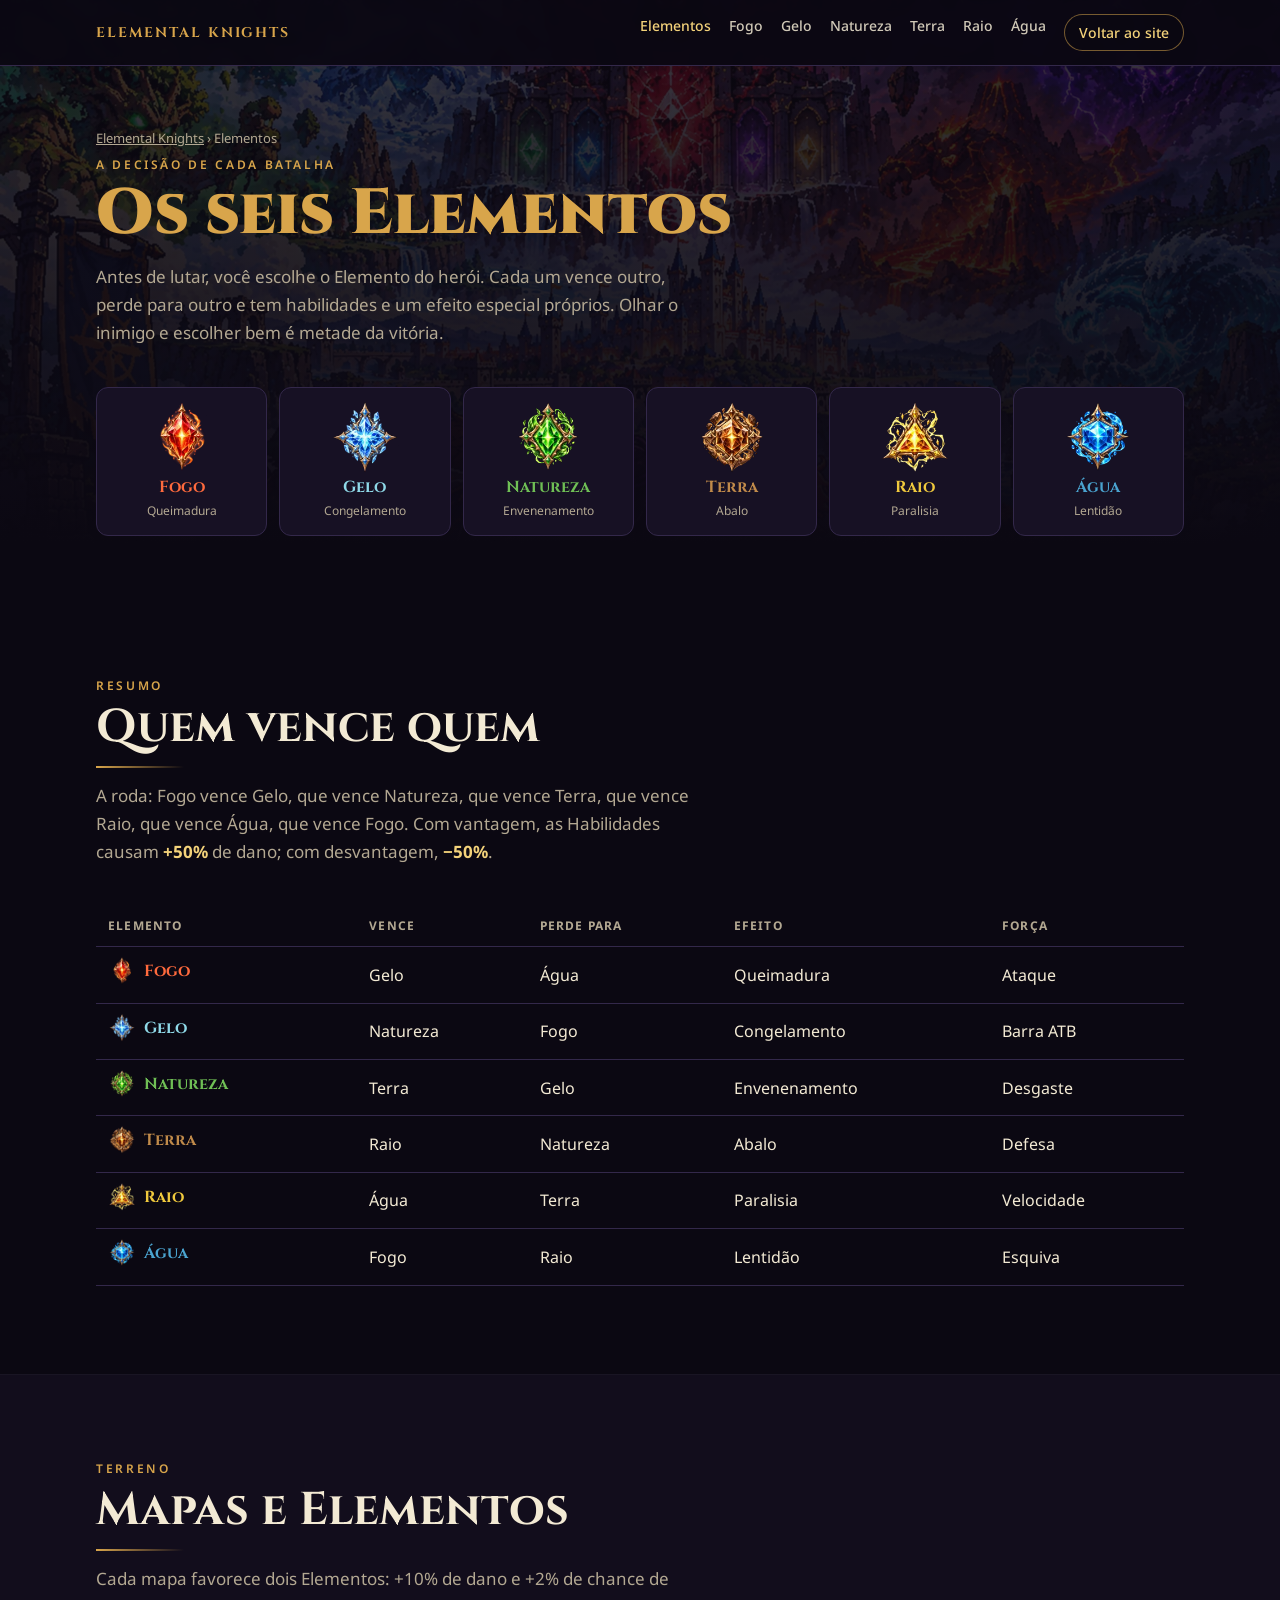
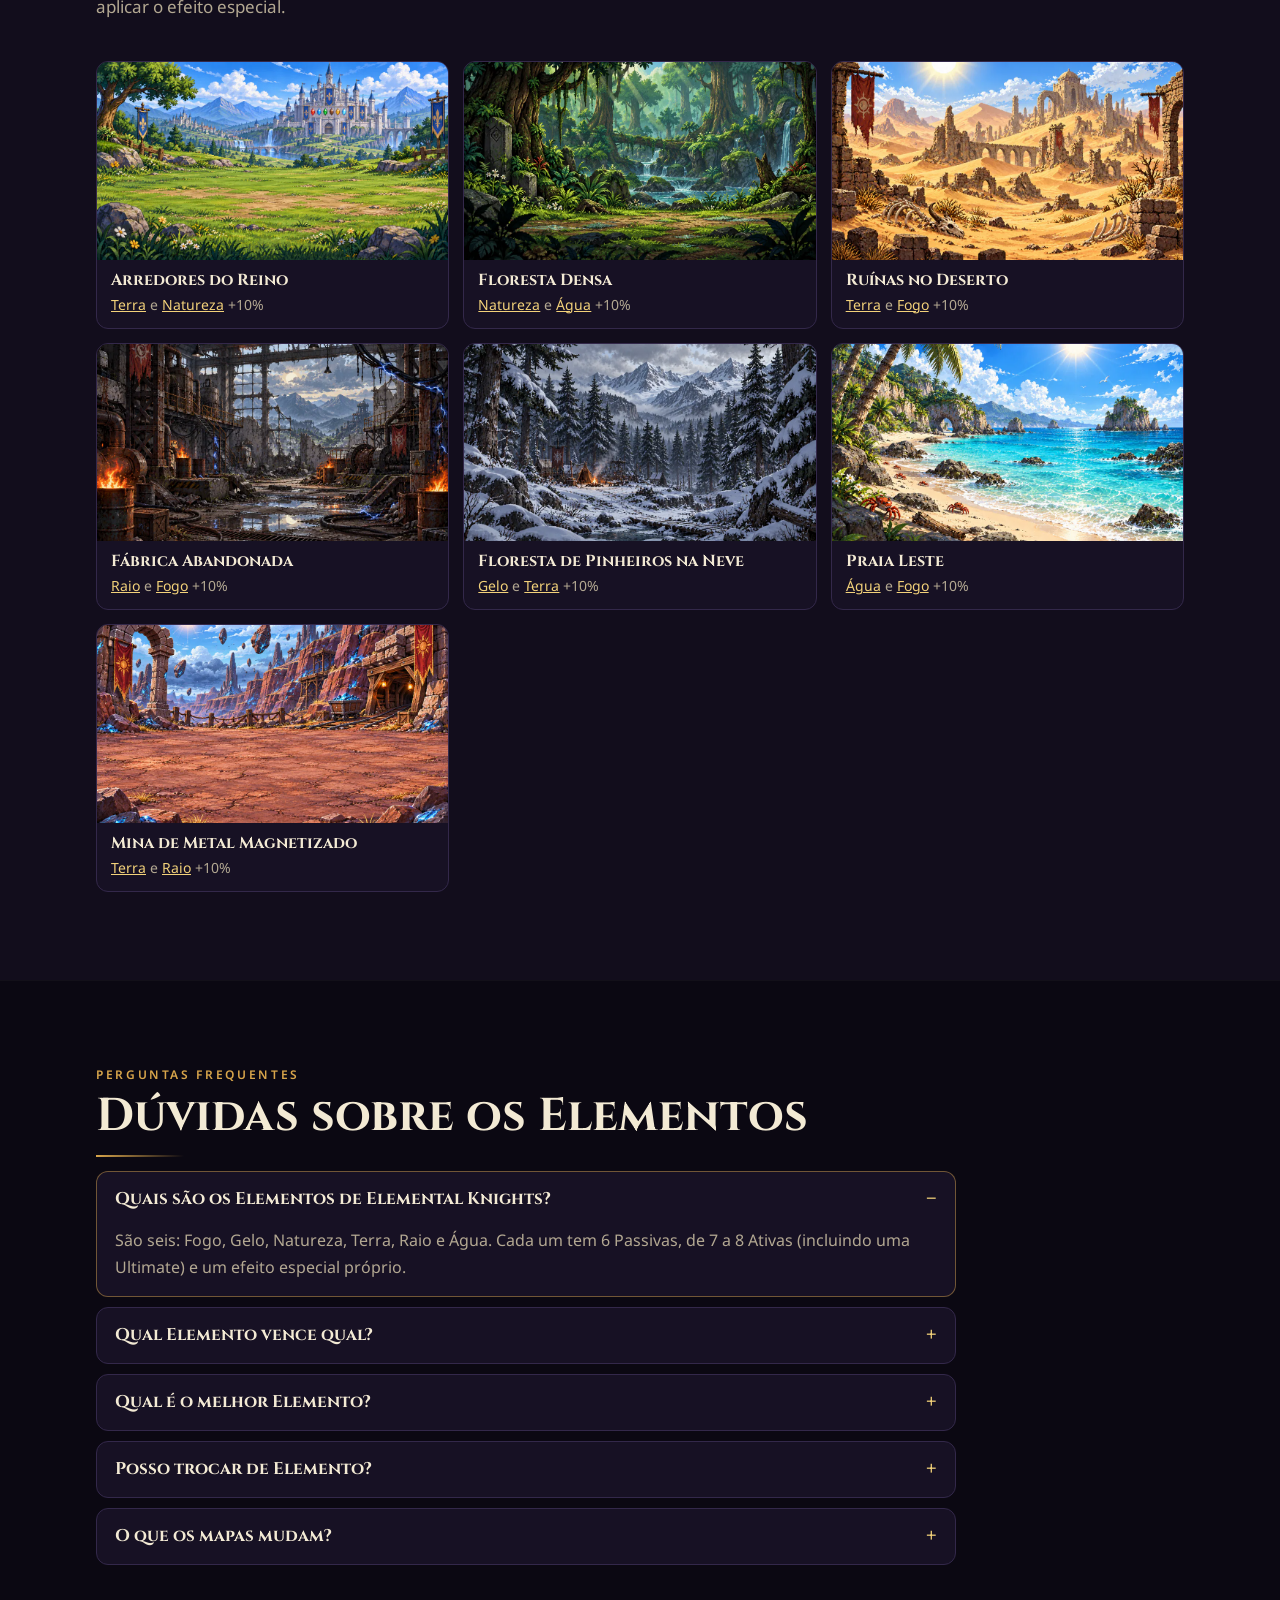
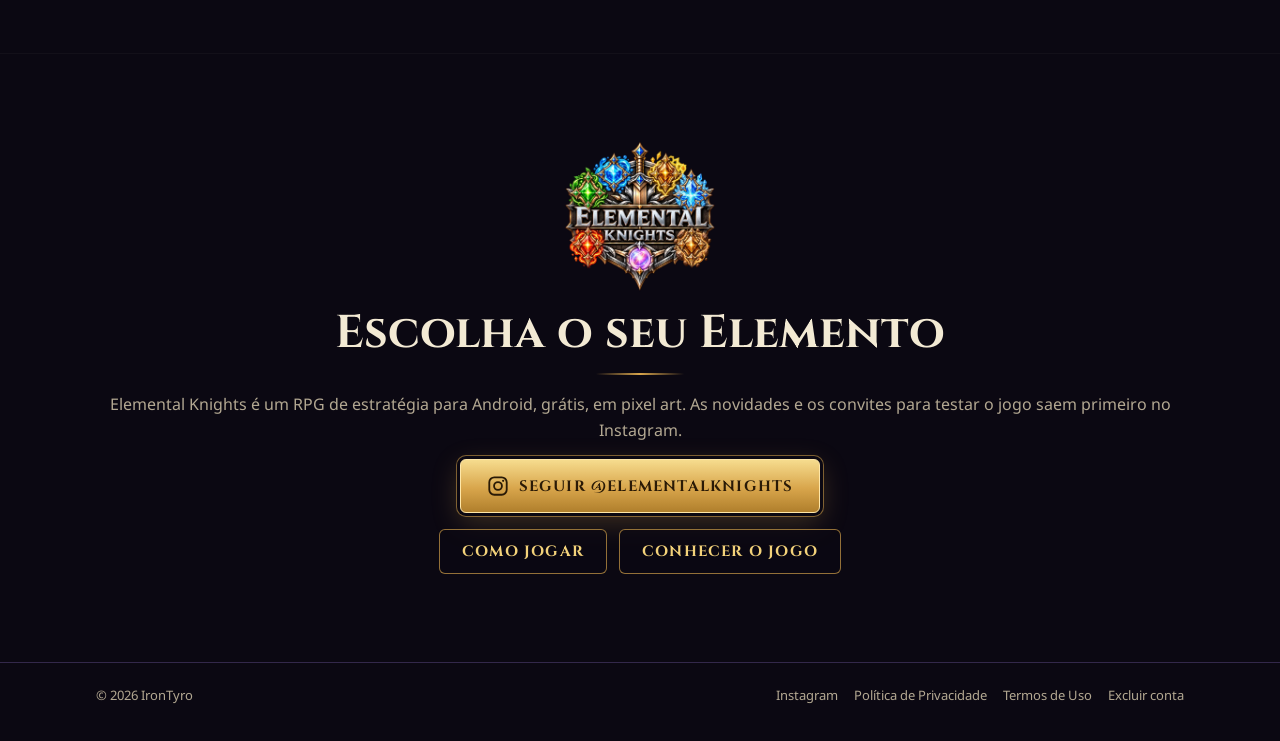
<file: elementos/index.html>
<!doctype html>
<html lang="pt-BR">
<head>
<meta charset="utf-8">
<meta name="viewport" content="width=device-width, initial-scale=1">
<title>Os 6 Elementos de Elemental Knights — vantagens, efeitos e habilidades</title>
<meta name="description" content="Fogo, Gelo, Natureza, Terra, Raio e Água: qual Elemento vence qual, o efeito especial de cada um, os mapas que favorecem cada Elemento e todas as habilidades.">
<link rel="canonical" href="https://elementalknights.com.br/elementos/">
<meta name="robots" content="index, follow, max-image-preview:large">
<meta property="og:type" content="article">
<meta property="og:site_name" content="Elemental Knights">
<meta property="og:locale" content="pt_BR">
<meta property="og:url" content="https://elementalknights.com.br/elementos/">
<meta property="og:title" content="Os 6 Elementos de Elemental Knights — vantagens, efeitos e habilidades">
<meta property="og:description" content="Fogo, Gelo, Natureza, Terra, Raio e Água: qual Elemento vence qual, o efeito especial de cada um, os mapas que favorecem cada Elemento e todas as habilidades.">
<meta property="og:image" content="https://elementalknights.com.br/img/og-elementos.jpg">
<meta property="og:image:width" content="1200">
<meta property="og:image:height" content="630">
<meta name="twitter:card" content="summary_large_image">
<meta name="twitter:image" content="https://elementalknights.com.br/img/og-elementos.jpg">
<script type="application/ld+json">
[
 {
  "@context": "https://schema.org",
  "@type": "CollectionPage",
  "name": "Os 6 Elementos de Elemental Knights — vantagens, efeitos e habilidades",
  "description": "Fogo, Gelo, Natureza, Terra, Raio e Água: qual Elemento vence qual, o efeito especial de cada um, os mapas que favorecem cada Elemento e todas as habilidades.",
  "url": "https://elementalknights.com.br/elementos/",
  "inLanguage": "pt-BR",
  "about": {
   "@type": "VideoGame",
   "name": "Elemental Knights",
   "url": "https://elementalknights.com.br/"
  },
  "hasPart": [
   {
    "@type": "Article",
    "headline": "Fogo em Elemental Knights",
    "url": "https://elementalknights.com.br/elementos/fogo.html"
   },
   {
    "@type": "Article",
    "headline": "Gelo em Elemental Knights",
    "url": "https://elementalknights.com.br/elementos/gelo.html"
   },
   {
    "@type": "Article",
    "headline": "Natureza em Elemental Knights",
    "url": "https://elementalknights.com.br/elementos/natureza.html"
   },
   {
    "@type": "Article",
    "headline": "Terra em Elemental Knights",
    "url": "https://elementalknights.com.br/elementos/terra.html"
   },
   {
    "@type": "Article",
    "headline": "Raio em Elemental Knights",
    "url": "https://elementalknights.com.br/elementos/raio.html"
   },
   {
    "@type": "Article",
    "headline": "Água em Elemental Knights",
    "url": "https://elementalknights.com.br/elementos/agua.html"
   }
  ]
 },
 {
  "@context": "https://schema.org",
  "@type": "BreadcrumbList",
  "itemListElement": [
   {
    "@type": "ListItem",
    "position": 1,
    "name": "Elemental Knights",
    "item": "https://elementalknights.com.br/"
   },
   {
    "@type": "ListItem",
    "position": 2,
    "name": "Elementos",
    "item": "https://elementalknights.com.br/elementos/"
   }
  ]
 },
 {
  "@context": "https://schema.org",
  "@type": "FAQPage",
  "mainEntity": [
   {
    "@type": "Question",
    "name": "Quais são os Elementos de Elemental Knights?",
    "acceptedAnswer": {
     "@type": "Answer",
     "text": "São seis: Fogo, Gelo, Natureza, Terra, Raio e Água. Cada um tem 6 Passivas, de 7 a 8 Ativas (incluindo uma Ultimate) e um efeito especial próprio."
    }
   },
   {
    "@type": "Question",
    "name": "Qual Elemento vence qual?",
    "acceptedAnswer": {
     "@type": "Answer",
     "text": "Fogo vence Gelo, Gelo vence Natureza, Natureza vence Terra, Terra vence Raio, Raio vence Água, Água vence Fogo. Com vantagem, as habilidades causam +50% de dano; com desvantagem, −50%."
    }
   },
   {
    "@type": "Question",
    "name": "Qual é o melhor Elemento?",
    "acceptedAnswer": {
     "@type": "Answer",
     "text": "Nenhum vence todos: cada Elemento vence um e perde para outro. O melhor é o que vence os inimigos da jornada, de preferência num mapa que favorece o seu Elemento (+10% de dano)."
    }
   },
   {
    "@type": "Question",
    "name": "Posso trocar de Elemento?",
    "acceptedAnswer": {
     "@type": "Answer",
     "text": "Sim. Você escolhe o Elemento do herói antes de cada batalha, e lutar com um Elemento aumenta a sua Maestria nele. Ter Maestria em vários deixa você trocar quando o inimigo pedir."
    }
   },
   {
    "@type": "Question",
    "name": "O que os mapas mudam?",
    "acceptedAnswer": {
     "@type": "Answer",
     "text": "Cada mapa favorece dois Elementos: eles causam +10% de dano e têm +2% de chance de aplicar o seu efeito especial naquele terreno."
    }
   }
  ]
 }
]
</script>
<meta name="theme-color" content="#0b0812">
<link rel="icon" type="image/png" href="../img/favicon.png">
<link rel="preconnect" href="https://fonts.googleapis.com">
<link rel="preconnect" href="https://fonts.gstatic.com" crossorigin>
<link rel="stylesheet" href="https://fonts.googleapis.com/css2?family=Cinzel:wght@600;700;900&family=Noto+Sans:wght@400;500;600;700&display=swap">
<link rel="stylesheet" href="../ek.css?v=9">
</head>
<body class="guide-page el-page">

<header class="topbar topbar-solid">
  <div class="wrap topbar-in">
    <a class="studio" href="../">Elemental Knights</a>
    <nav aria-label="Elementos">
      <a href="./" aria-current="page">Elementos</a>
      <a href="fogo.html">Fogo</a>
      <a href="gelo.html">Gelo</a>
      <a href="natureza.html">Natureza</a>
      <a href="terra.html">Terra</a>
      <a href="raio.html">Raio</a>
      <a href="agua.html">Água</a>
      <a class="nav-acct" href="../">Voltar ao site</a>
    </nav>
  </div>
</header>

<main>
  <section class="guide-hero">
    <div class="wrap">
      <p class="crumbs"><a href="../">Elemental Knights</a> › Elementos</p>
      <p class="eyebrow">A decisão de cada batalha</p>
      <h1>Os seis Elementos</h1>
      <p class="intro">Antes de lutar, você escolhe o Elemento do herói. Cada um vence outro, perde para outro e tem habilidades e um efeito especial próprios. Olhar o inimigo e escolher bem é metade da vitória.</p>
      <ul class="el-nav el-nav-big">
        <li style="--e:#ff6a3d"><a href="fogo.html"><img src="../img/gema_fogo.webp" alt="" width="72" height="72"><span>Fogo</span><small>Queimadura</small></a></li>
        <li style="--e:#8fd9e8"><a href="gelo.html"><img src="../img/gema_gelo.webp" alt="" width="72" height="72"><span>Gelo</span><small>Congelamento</small></a></li>
        <li style="--e:#6fbf55"><a href="natureza.html"><img src="../img/gema_natureza.webp" alt="" width="72" height="72"><span>Natureza</span><small>Envenenamento</small></a></li>
        <li style="--e:#c08a4a"><a href="terra.html"><img src="../img/gema_terra.webp" alt="" width="72" height="72"><span>Terra</span><small>Abalo</small></a></li>
        <li style="--e:#f0c93d"><a href="raio.html"><img src="../img/gema_raio.webp" alt="" width="72" height="72"><span>Raio</span><small>Paralisia</small></a></li>
        <li style="--e:#4aa3cf"><a href="agua.html"><img src="../img/gema_agua.webp" alt="" width="72" height="72"><span>Água</span><small>Lentidão</small></a></li>
      </ul>
    </div>
  </section>

  <section id="tabela" class="band">
    <div class="wrap">
      <p class="eyebrow">Resumo</p>
      <h2>Quem vence quem</h2>
      <p class="intro">A roda: Fogo vence Gelo, que vence Natureza, que vence Terra, que vence Raio, que vence Água, que vence Fogo. Com vantagem, as Habilidades causam <b>+50%</b> de dano; com desvantagem, <b>−50%</b>.</p>
      <div class="table-wrap">
        <table class="el-table">
          <thead><tr><th scope="col">Elemento</th><th scope="col">Vence</th><th scope="col">Perde para</th><th scope="col">Efeito</th><th scope="col">Força</th></tr></thead>
          <tbody>
          <tr style="--e:#ff6a3d"><th scope="row"><a href="fogo.html"><img src="../img/gema_fogo.webp" alt="" width="28" height="28">Fogo</a></th><td>Gelo</td><td>Água</td><td>Queimadura</td><td>Ataque</td></tr>
          <tr style="--e:#8fd9e8"><th scope="row"><a href="gelo.html"><img src="../img/gema_gelo.webp" alt="" width="28" height="28">Gelo</a></th><td>Natureza</td><td>Fogo</td><td>Congelamento</td><td>Barra ATB</td></tr>
          <tr style="--e:#6fbf55"><th scope="row"><a href="natureza.html"><img src="../img/gema_natureza.webp" alt="" width="28" height="28">Natureza</a></th><td>Terra</td><td>Gelo</td><td>Envenenamento</td><td>Desgaste</td></tr>
          <tr style="--e:#c08a4a"><th scope="row"><a href="terra.html"><img src="../img/gema_terra.webp" alt="" width="28" height="28">Terra</a></th><td>Raio</td><td>Natureza</td><td>Abalo</td><td>Defesa</td></tr>
          <tr style="--e:#f0c93d"><th scope="row"><a href="raio.html"><img src="../img/gema_raio.webp" alt="" width="28" height="28">Raio</a></th><td>Água</td><td>Terra</td><td>Paralisia</td><td>Velocidade</td></tr>
          <tr style="--e:#4aa3cf"><th scope="row"><a href="agua.html"><img src="../img/gema_agua.webp" alt="" width="28" height="28">Água</a></th><td>Fogo</td><td>Raio</td><td>Lentidão</td><td>Esquiva</td></tr>
          </tbody>
        </table>
      </div>
    </div>
  </section>

  <section id="mapas" class="band band-alt">
    <div class="wrap">
      <p class="eyebrow">Terreno</p>
      <h2>Mapas e Elementos</h2>
      <p class="intro">Cada mapa favorece dois Elementos: +10% de dano e +2% de chance de aplicar o efeito especial.</p>
      <ul class="el-maps">
        <li><img src="../img/mapa_arredoresreino.webp" alt="Mapa Arredores do Reino" loading="lazy" width="480" height="270"><div><h3>Arredores do Reino</h3><p><a href="terra.html">Terra</a> e <a href="natureza.html">Natureza</a> +10%</p></div></li>
        <li><img src="../img/mapa_florestadensa.webp" alt="Mapa Floresta Densa" loading="lazy" width="480" height="270"><div><h3>Floresta Densa</h3><p><a href="natureza.html">Natureza</a> e <a href="agua.html">Água</a> +10%</p></div></li>
        <li><img src="../img/mapa_ruinasdeserto.webp" alt="Mapa Ruínas no Deserto" loading="lazy" width="480" height="270"><div><h3>Ruínas no Deserto</h3><p><a href="terra.html">Terra</a> e <a href="fogo.html">Fogo</a> +10%</p></div></li>
        <li><img src="../img/mapa_fabricaabandonada.webp" alt="Mapa Fábrica Abandonada" loading="lazy" width="480" height="270"><div><h3>Fábrica Abandonada</h3><p><a href="raio.html">Raio</a> e <a href="fogo.html">Fogo</a> +10%</p></div></li>
        <li><img src="../img/mapa_florestapinheirosnaneve.webp" alt="Mapa Floresta de Pinheiros na Neve" loading="lazy" width="480" height="270"><div><h3>Floresta de Pinheiros na Neve</h3><p><a href="gelo.html">Gelo</a> e <a href="terra.html">Terra</a> +10%</p></div></li>
        <li><img src="../img/mapa_praialeste.webp" alt="Mapa Praia Leste" loading="lazy" width="480" height="270"><div><h3>Praia Leste</h3><p><a href="agua.html">Água</a> e <a href="fogo.html">Fogo</a> +10%</p></div></li>
        <li><img src="../img/mapa_minametalmagnetizado.webp" alt="Mapa Mina de Metal Magnetizado" loading="lazy" width="480" height="270"><div><h3>Mina de Metal Magnetizado</h3><p><a href="terra.html">Terra</a> e <a href="raio.html">Raio</a> +10%</p></div></li>
      </ul>
    </div>
  </section>

  <section id="perguntas" class="band">
    <div class="wrap">
      <p class="eyebrow">Perguntas frequentes</p>
      <h2>Dúvidas sobre os Elementos</h2>
      <div class="faq">
        <details class="qa" open><summary>Quais são os Elementos de Elemental Knights?</summary><p>São seis: Fogo, Gelo, Natureza, Terra, Raio e Água. Cada um tem 6 Passivas, de 7 a 8 Ativas (incluindo uma Ultimate) e um efeito especial próprio.</p></details>
        <details class="qa"><summary>Qual Elemento vence qual?</summary><p>Fogo vence Gelo, Gelo vence Natureza, Natureza vence Terra, Terra vence Raio, Raio vence Água, Água vence Fogo. Com vantagem, as habilidades causam +50% de dano; com desvantagem, −50%.</p></details>
        <details class="qa"><summary>Qual é o melhor Elemento?</summary><p>Nenhum vence todos: cada Elemento vence um e perde para outro. O melhor é o que vence os inimigos da jornada, de preferência num mapa que favorece o seu Elemento (+10% de dano).</p></details>
        <details class="qa"><summary>Posso trocar de Elemento?</summary><p>Sim. Você escolhe o Elemento do herói antes de cada batalha, e lutar com um Elemento aumenta a sua Maestria nele. Ter Maestria em vários deixa você trocar quando o inimigo pedir.</p></details>
        <details class="qa"><summary>O que os mapas mudam?</summary><p>Cada mapa favorece dois Elementos: eles causam +10% de dano e têm +2% de chance de aplicar o seu efeito especial naquele terreno.</p></details>
      </div>
    </div>
  </section>

  <section class="band band-last">
    <div class="wrap closing">
      <img src="../img/logo.webp" alt="" class="closing-logo" loading="lazy" width="300" height="150">
      <h2>Escolha o seu Elemento</h2>
      <p>Elemental Knights é um RPG de estratégia para Android, grátis, em pixel art. As novidades e os convites para testar o jogo saem primeiro no Instagram.</p>
      <p><a class="cta cta-ig" href="https://www.instagram.com/elementalknights/" target="_blank" rel="noopener"><svg class="ig" viewBox="0 0 24 24" aria-hidden="true"><rect x="2.5" y="2.5" width="19" height="19" rx="5.5"/><circle cx="12" cy="12" r="4.3"/><circle cx="17.6" cy="6.4" r="1.2" class="dot"/></svg><span>Seguir @elementalknights</span></a></p>
      <p class="el-more"><a class="cta-ghost" href="../como-jogar.html">Como jogar</a> <a class="cta-ghost" href="../">Conhecer o jogo</a></p>
    </div>
  </section>
</main>

<footer class="foot">
  <div class="wrap foot-in">
    <span>© 2026 IronTyro</span>
    <nav aria-label="Documentos">
      <a href="https://www.instagram.com/elementalknights/">Instagram</a>
      <a href="https://irontyro.github.io/privacidade.html">Política de Privacidade</a>
      <a href="https://irontyro.github.io/termos.html">Termos de Uso</a>
      <a href="https://irontyro.github.io/excluir-conta.html">Excluir conta</a>
    </nav>
  </div>
</footer>

</body>
</html>
</file>
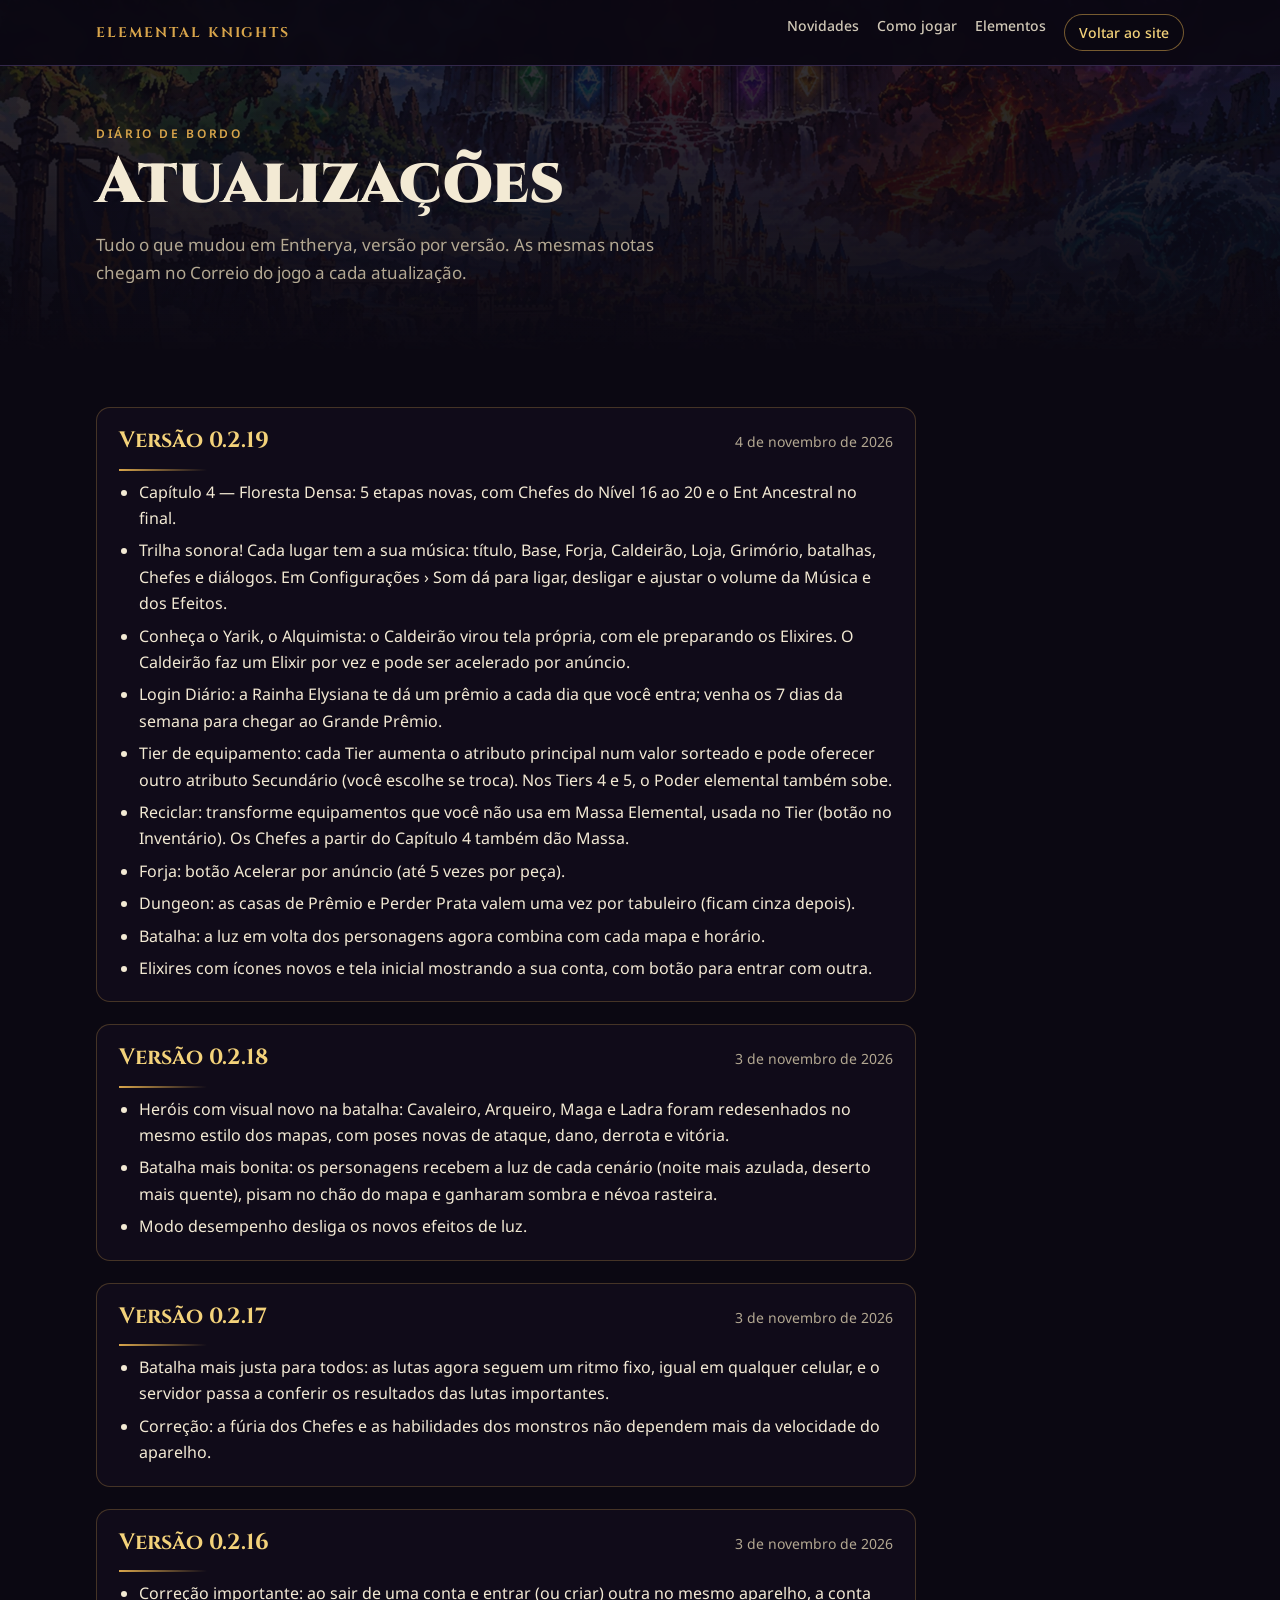
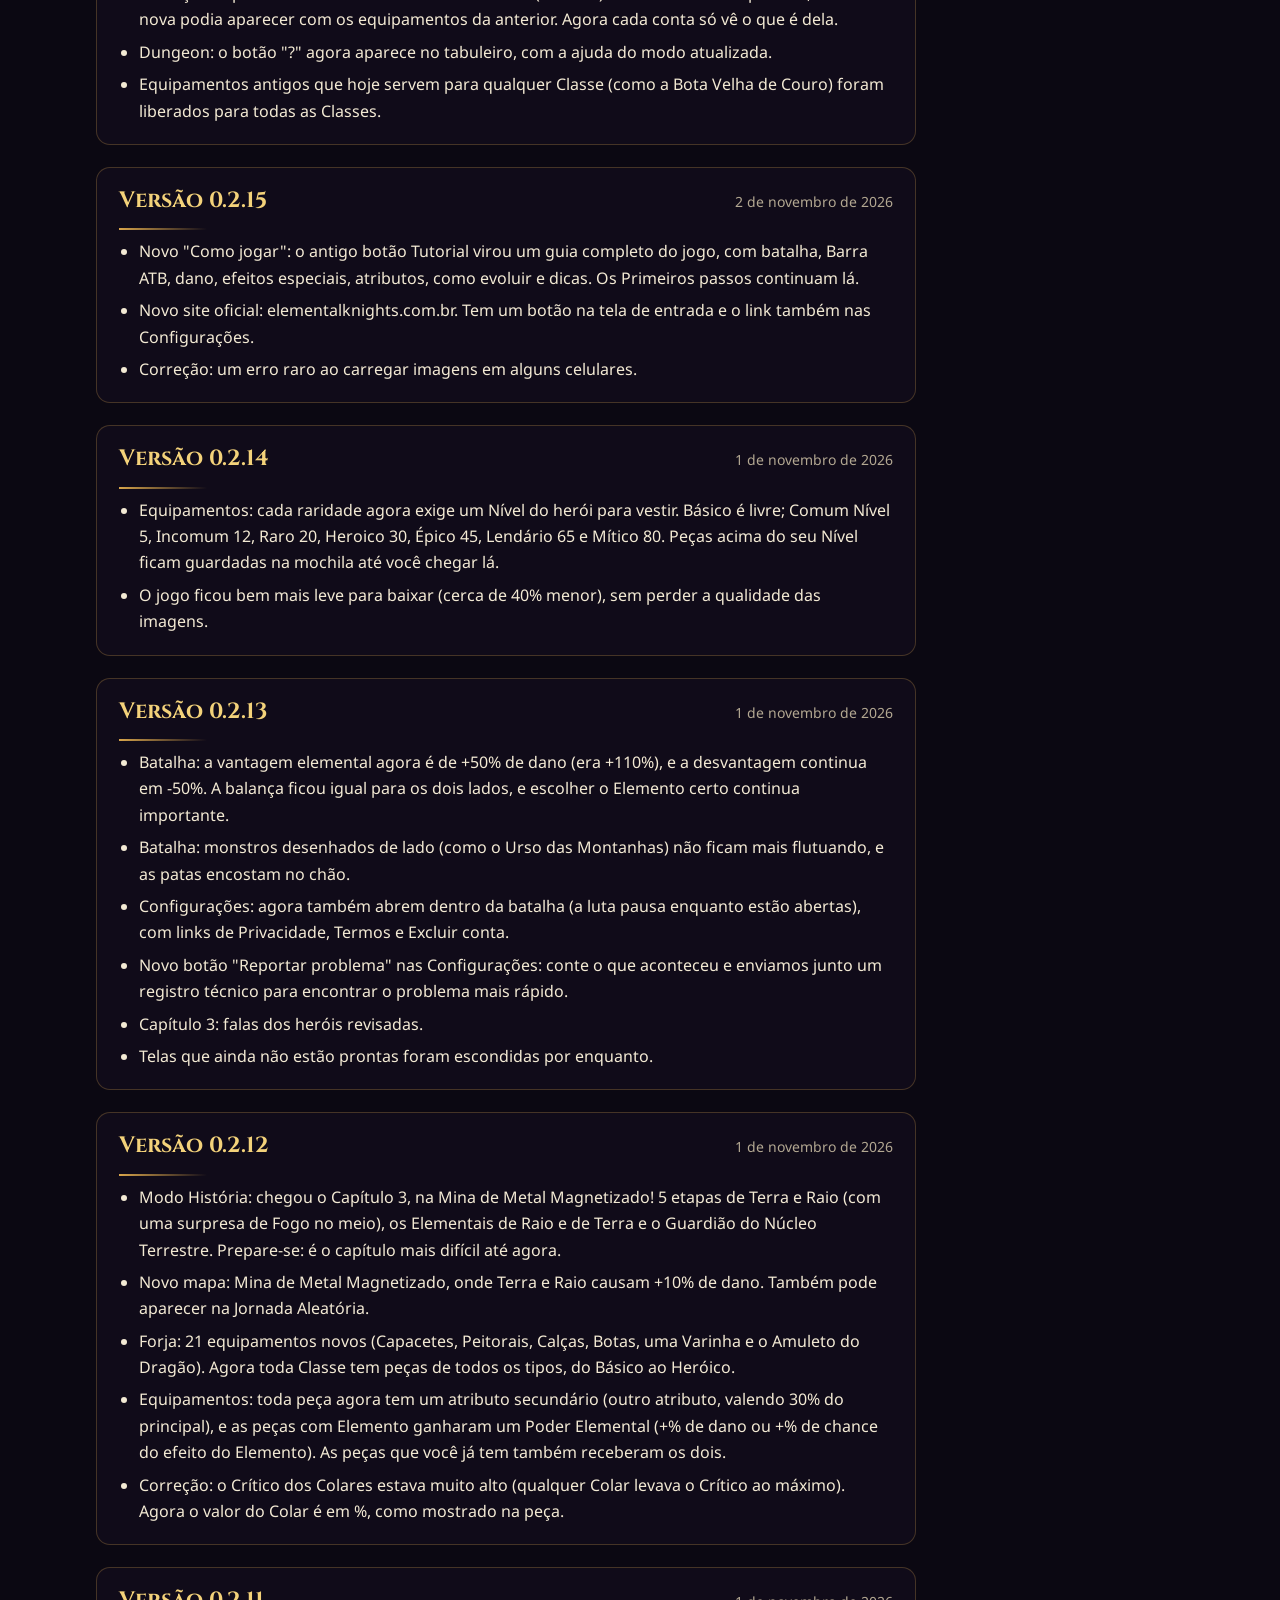
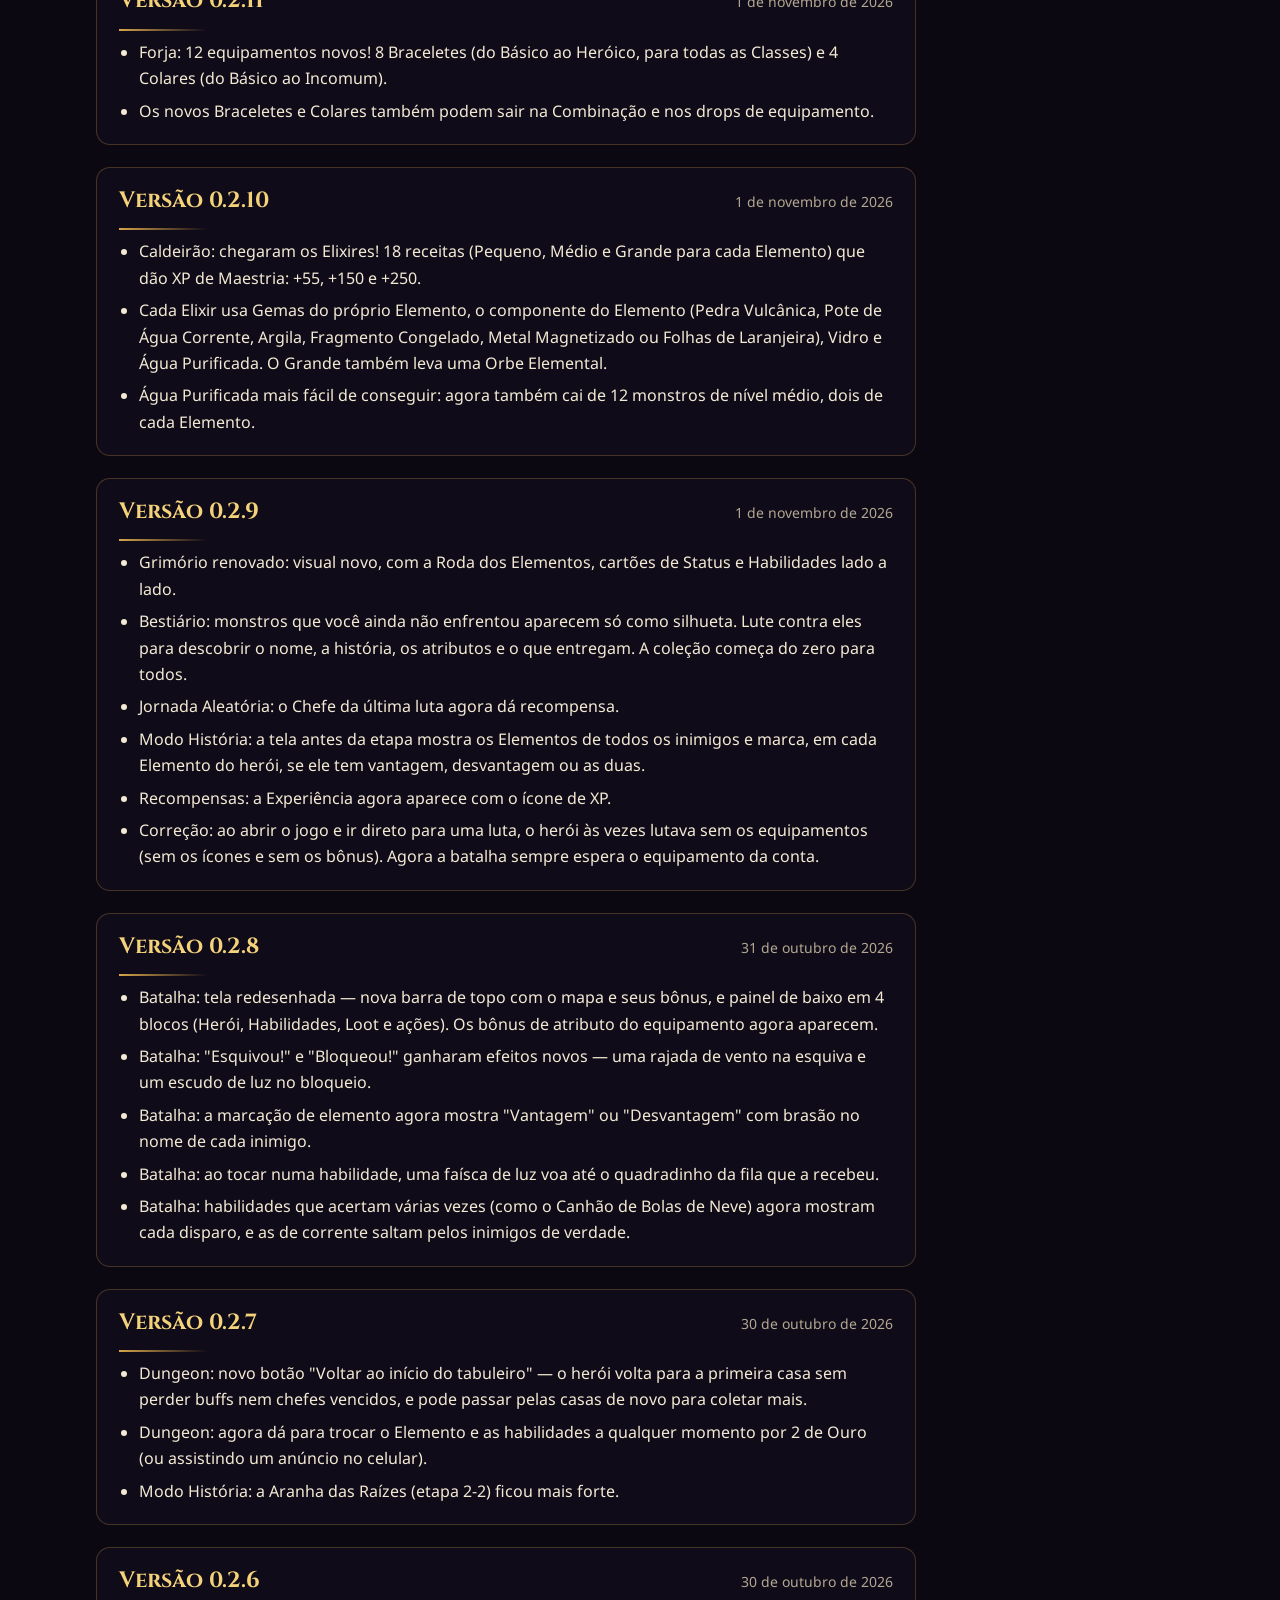
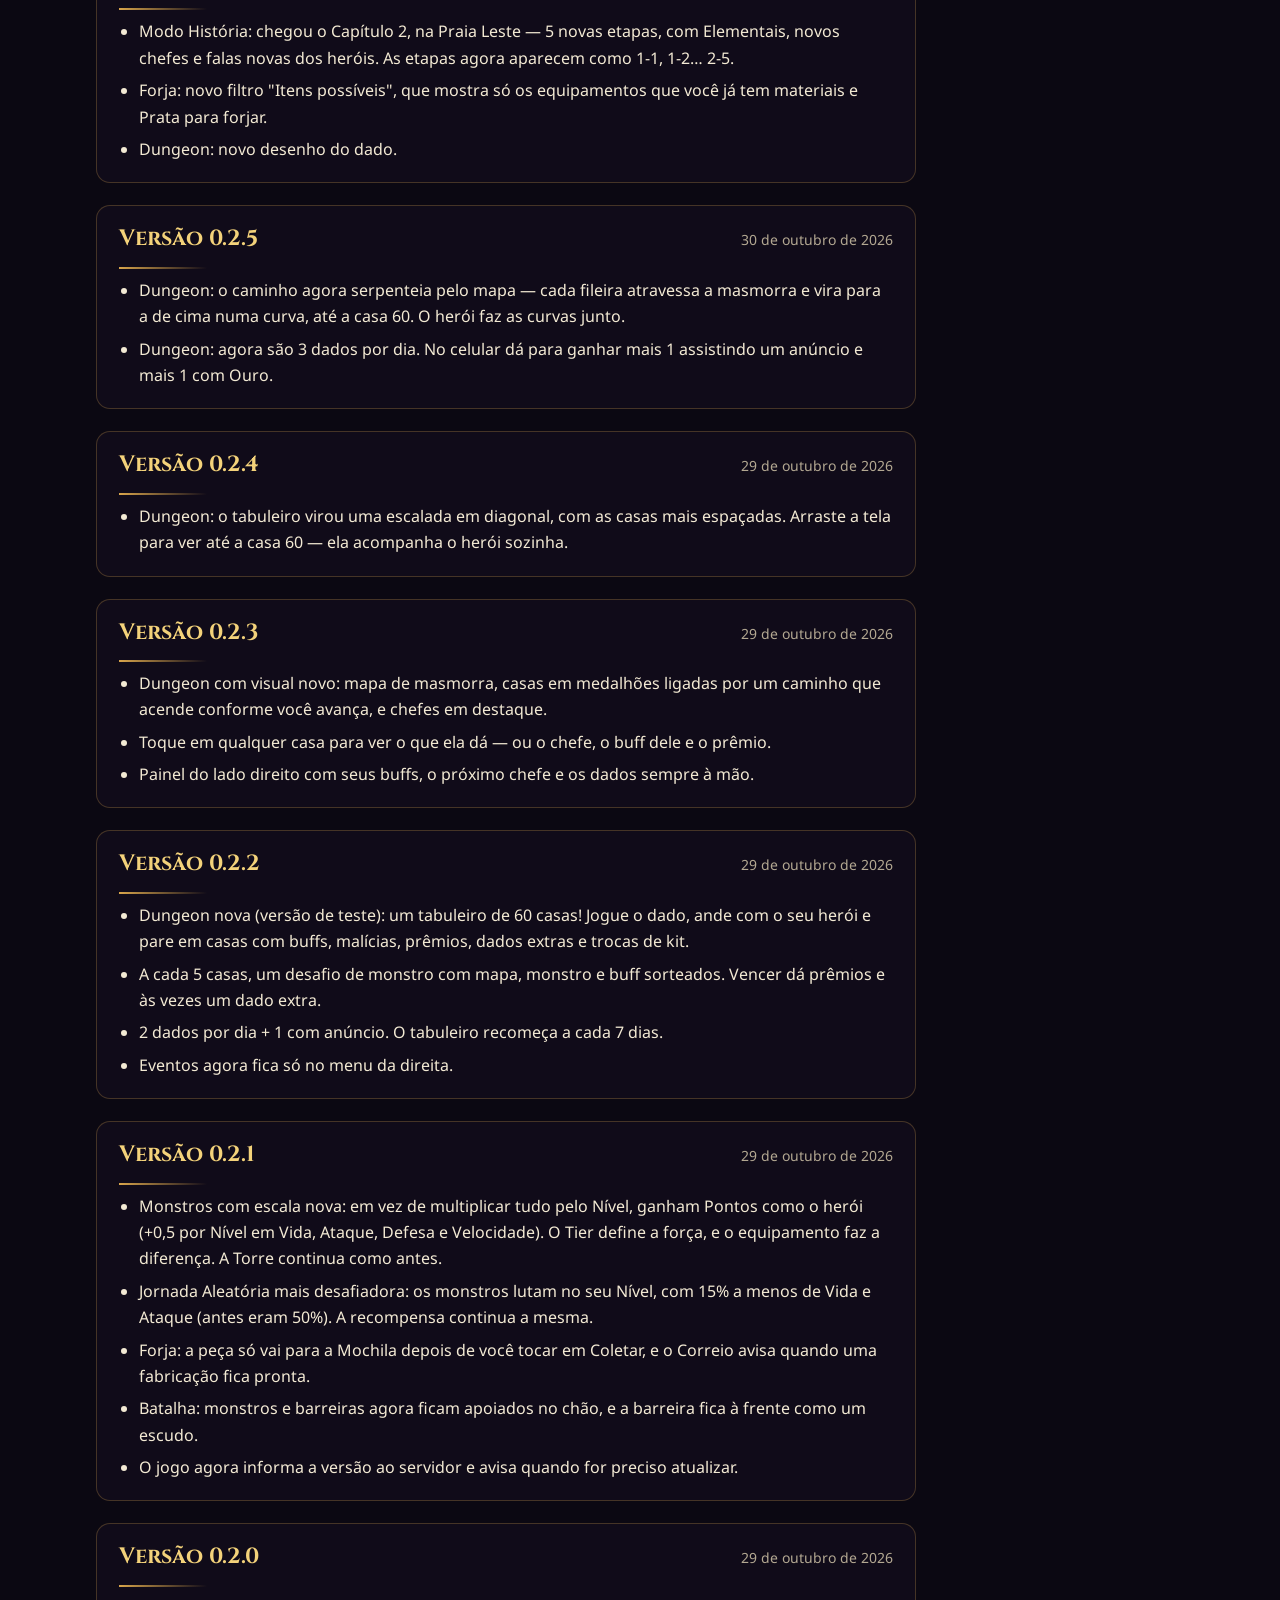
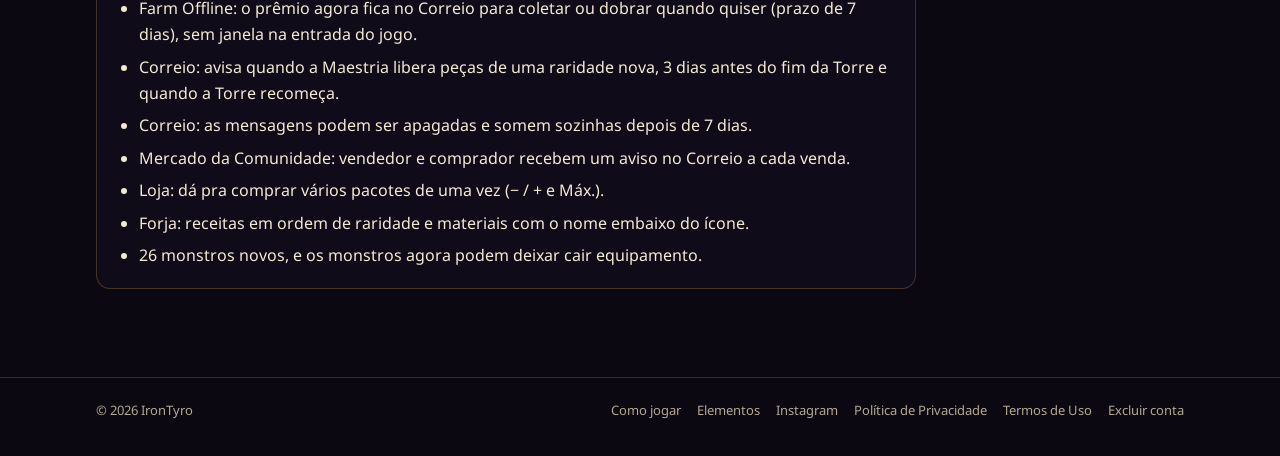
<file: atualizacoes.html>
<!doctype html>
<html lang="pt-BR">
<head>
<meta charset="utf-8">
<meta name="viewport" content="width=device-width, initial-scale=1">
<title>Atualizações de Elemental Knights — o que mudou em cada versão</title>
<meta name="description" content="Histórico de atualizações de Elemental Knights: novos Capítulos, personagens, modos, equipamentos e correções, versão por versão. Última: 0.2.19.">
<link rel="canonical" href="https://elementalknights.com.br/atualizacoes.html">
<meta name="robots" content="index, follow, max-image-preview:large">
<meta property="og:type" content="website">
<meta property="og:site_name" content="Elemental Knights">
<meta property="og:locale" content="pt_BR">
<meta property="og:url" content="https://elementalknights.com.br/atualizacoes.html">
<meta property="og:title" content="Atualizações de Elemental Knights">
<meta property="og:description" content="O que mudou em cada versão do jogo.">
<meta property="og:image" content="https://elementalknights.com.br/img/og-elemental-knights.jpg">
<meta name="twitter:card" content="summary_large_image">
<script type="application/ld+json">
{
 "@context": "https://schema.org",
 "@type": "CollectionPage",
 "name": "Atualizações de Elemental Knights",
 "url": "https://elementalknights.com.br/atualizacoes.html",
 "inLanguage": "pt-BR",
 "dateModified": "2026-11-04",
 "isPartOf": {
  "@type": "WebSite",
  "name": "Elemental Knights",
  "url": "https://elementalknights.com.br/"
 }
}
</script>
<meta name="theme-color" content="#0b0812">
<link rel="icon" type="image/png" href="img/favicon.png">
<link rel="preconnect" href="https://fonts.googleapis.com">
<link rel="preconnect" href="https://fonts.gstatic.com" crossorigin>
<link rel="stylesheet" href="https://fonts.googleapis.com/css2?family=Cinzel:wght@600;700;900&family=Noto+Sans:wght@400;500;600;700&display=swap">
<link rel="stylesheet" href="ek.css?v=9">
</head>
<body class="guide-page">

<header class="topbar topbar-solid">
  <div class="wrap topbar-in">
    <a class="studio" href="./">Elemental Knights</a>
    <nav aria-label="Seções">
      <a href="./#novidades">Novidades</a>
      <a href="como-jogar.html">Como jogar</a>
      <a href="elementos/">Elementos</a>
      <a class="nav-acct" href="./">Voltar ao site</a>
    </nav>
  </div>
</header>

<section class="guide-hero">
  <div class="wrap">
    <p class="eyebrow">Diário de bordo</p>
    <h1>Atualizações</h1>
    <p class="intro">Tudo o que mudou em Entherya, versão por versão. As mesmas notas chegam no Correio do jogo a cada atualização.</p>
  </div>
</section>

<main>
  <section class="band band-updates">
    <div class="wrap updates">
      <article class="upd" id="v0.2.19">
        <header><h2>Versão 0.2.19</h2><time datetime="2026-11-04">4 de novembro de 2026</time></header>
        <ul>
          <li>Capítulo 4 — Floresta Densa: 5 etapas novas, com Chefes do Nível 16 ao 20 e o Ent Ancestral no final.</li>
          <li>Trilha sonora! Cada lugar tem a sua música: título, Base, Forja, Caldeirão, Loja, Grimório, batalhas, Chefes e diálogos. Em Configurações › Som dá para ligar, desligar e ajustar o volume da Música e dos Efeitos.</li>
          <li>Conheça o Yarik, o Alquimista: o Caldeirão virou tela própria, com ele preparando os Elixires. O Caldeirão faz um Elixir por vez e pode ser acelerado por anúncio.</li>
          <li>Login Diário: a Rainha Elysiana te dá um prêmio a cada dia que você entra; venha os 7 dias da semana para chegar ao Grande Prêmio.</li>
          <li>Tier de equipamento: cada Tier aumenta o atributo principal num valor sorteado e pode oferecer outro atributo Secundário (você escolhe se troca). Nos Tiers 4 e 5, o Poder elemental também sobe.</li>
          <li>Reciclar: transforme equipamentos que você não usa em Massa Elemental, usada no Tier (botão no Inventário). Os Chefes a partir do Capítulo 4 também dão Massa.</li>
          <li>Forja: botão Acelerar por anúncio (até 5 vezes por peça).</li>
          <li>Dungeon: as casas de Prêmio e Perder Prata valem uma vez por tabuleiro (ficam cinza depois).</li>
          <li>Batalha: a luz em volta dos personagens agora combina com cada mapa e horário.</li>
          <li>Elixires com ícones novos e tela inicial mostrando a sua conta, com botão para entrar com outra.</li>
        </ul>
      </article>

      <article class="upd" id="v0.2.18">
        <header><h2>Versão 0.2.18</h2><time datetime="2026-11-03">3 de novembro de 2026</time></header>
        <ul>
          <li>Heróis com visual novo na batalha: Cavaleiro, Arqueiro, Maga e Ladra foram redesenhados no mesmo estilo dos mapas, com poses novas de ataque, dano, derrota e vitória.</li>
          <li>Batalha mais bonita: os personagens recebem a luz de cada cenário (noite mais azulada, deserto mais quente), pisam no chão do mapa e ganharam sombra e névoa rasteira.</li>
          <li>Modo desempenho desliga os novos efeitos de luz.</li>
        </ul>
      </article>

      <article class="upd" id="v0.2.17">
        <header><h2>Versão 0.2.17</h2><time datetime="2026-11-03">3 de novembro de 2026</time></header>
        <ul>
          <li>Batalha mais justa para todos: as lutas agora seguem um ritmo fixo, igual em qualquer celular, e o servidor passa a conferir os resultados das lutas importantes.</li>
          <li>Correção: a fúria dos Chefes e as habilidades dos monstros não dependem mais da velocidade do aparelho.</li>
        </ul>
      </article>

      <article class="upd" id="v0.2.16">
        <header><h2>Versão 0.2.16</h2><time datetime="2026-11-03">3 de novembro de 2026</time></header>
        <ul>
          <li>Correção importante: ao sair de uma conta e entrar (ou criar) outra no mesmo aparelho, a conta nova podia aparecer com os equipamentos da anterior. Agora cada conta só vê o que é dela.</li>
          <li>Dungeon: o botão "?" agora aparece no tabuleiro, com a ajuda do modo atualizada.</li>
          <li>Equipamentos antigos que hoje servem para qualquer Classe (como a Bota Velha de Couro) foram liberados para todas as Classes.</li>
        </ul>
      </article>

      <article class="upd" id="v0.2.15">
        <header><h2>Versão 0.2.15</h2><time datetime="2026-11-02">2 de novembro de 2026</time></header>
        <ul>
          <li>Novo "Como jogar": o antigo botão Tutorial virou um guia completo do jogo, com batalha, Barra ATB, dano, efeitos especiais, atributos, como evoluir e dicas. Os Primeiros passos continuam lá.</li>
          <li>Novo site oficial: elementalknights.com.br. Tem um botão na tela de entrada e o link também nas Configurações.</li>
          <li>Correção: um erro raro ao carregar imagens em alguns celulares.</li>
        </ul>
      </article>

      <article class="upd" id="v0.2.14">
        <header><h2>Versão 0.2.14</h2><time datetime="2026-11-01">1 de novembro de 2026</time></header>
        <ul>
          <li>Equipamentos: cada raridade agora exige um Nível do herói para vestir. Básico é livre; Comum Nível 5, Incomum 12, Raro 20, Heroico 30, Épico 45, Lendário 65 e Mítico 80. Peças acima do seu Nível ficam guardadas na mochila até você chegar lá.</li>
          <li>O jogo ficou bem mais leve para baixar (cerca de 40% menor), sem perder a qualidade das imagens.</li>
        </ul>
      </article>

      <article class="upd" id="v0.2.13">
        <header><h2>Versão 0.2.13</h2><time datetime="2026-11-01">1 de novembro de 2026</time></header>
        <ul>
          <li>Batalha: a vantagem elemental agora é de +50% de dano (era +110%), e a desvantagem continua em -50%. A balança ficou igual para os dois lados, e escolher o Elemento certo continua importante.</li>
          <li>Batalha: monstros desenhados de lado (como o Urso das Montanhas) não ficam mais flutuando, e as patas encostam no chão.</li>
          <li>Configurações: agora também abrem dentro da batalha (a luta pausa enquanto estão abertas), com links de Privacidade, Termos e Excluir conta.</li>
          <li>Novo botão "Reportar problema" nas Configurações: conte o que aconteceu e enviamos junto um registro técnico para encontrar o problema mais rápido.</li>
          <li>Capítulo 3: falas dos heróis revisadas.</li>
          <li>Telas que ainda não estão prontas foram escondidas por enquanto.</li>
        </ul>
      </article>

      <article class="upd" id="v0.2.12">
        <header><h2>Versão 0.2.12</h2><time datetime="2026-11-01">1 de novembro de 2026</time></header>
        <ul>
          <li>Modo História: chegou o Capítulo 3, na Mina de Metal Magnetizado! 5 etapas de Terra e Raio (com uma surpresa de Fogo no meio), os Elementais de Raio e de Terra e o Guardião do Núcleo Terrestre. Prepare-se: é o capítulo mais difícil até agora.</li>
          <li>Novo mapa: Mina de Metal Magnetizado, onde Terra e Raio causam +10% de dano. Também pode aparecer na Jornada Aleatória.</li>
          <li>Forja: 21 equipamentos novos (Capacetes, Peitorais, Calças, Botas, uma Varinha e o Amuleto do Dragão). Agora toda Classe tem peças de todos os tipos, do Básico ao Heróico.</li>
          <li>Equipamentos: toda peça agora tem um atributo secundário (outro atributo, valendo 30% do principal), e as peças com Elemento ganharam um Poder Elemental (+% de dano ou +% de chance do efeito do Elemento). As peças que você já tem também receberam os dois.</li>
          <li>Correção: o Crítico dos Colares estava muito alto (qualquer Colar levava o Crítico ao máximo). Agora o valor do Colar é em %, como mostrado na peça.</li>
        </ul>
      </article>

      <article class="upd" id="v0.2.11">
        <header><h2>Versão 0.2.11</h2><time datetime="2026-11-01">1 de novembro de 2026</time></header>
        <ul>
          <li>Forja: 12 equipamentos novos! 8 Braceletes (do Básico ao Heróico, para todas as Classes) e 4 Colares (do Básico ao Incomum).</li>
          <li>Os novos Braceletes e Colares também podem sair na Combinação e nos drops de equipamento.</li>
        </ul>
      </article>

      <article class="upd" id="v0.2.10">
        <header><h2>Versão 0.2.10</h2><time datetime="2026-11-01">1 de novembro de 2026</time></header>
        <ul>
          <li>Caldeirão: chegaram os Elixires! 18 receitas (Pequeno, Médio e Grande para cada Elemento) que dão XP de Maestria: +55, +150 e +250.</li>
          <li>Cada Elixir usa Gemas do próprio Elemento, o componente do Elemento (Pedra Vulcânica, Pote de Água Corrente, Argila, Fragmento Congelado, Metal Magnetizado ou Folhas de Laranjeira), Vidro e Água Purificada. O Grande também leva uma Orbe Elemental.</li>
          <li>Água Purificada mais fácil de conseguir: agora também cai de 12 monstros de nível médio, dois de cada Elemento.</li>
        </ul>
      </article>

      <article class="upd" id="v0.2.9">
        <header><h2>Versão 0.2.9</h2><time datetime="2026-11-01">1 de novembro de 2026</time></header>
        <ul>
          <li>Grimório renovado: visual novo, com a Roda dos Elementos, cartões de Status e Habilidades lado a lado.</li>
          <li>Bestiário: monstros que você ainda não enfrentou aparecem só como silhueta. Lute contra eles para descobrir o nome, a história, os atributos e o que entregam. A coleção começa do zero para todos.</li>
          <li>Jornada Aleatória: o Chefe da última luta agora dá recompensa.</li>
          <li>Modo História: a tela antes da etapa mostra os Elementos de todos os inimigos e marca, em cada Elemento do herói, se ele tem vantagem, desvantagem ou as duas.</li>
          <li>Recompensas: a Experiência agora aparece com o ícone de XP.</li>
          <li>Correção: ao abrir o jogo e ir direto para uma luta, o herói às vezes lutava sem os equipamentos (sem os ícones e sem os bônus). Agora a batalha sempre espera o equipamento da conta.</li>
        </ul>
      </article>

      <article class="upd" id="v0.2.8">
        <header><h2>Versão 0.2.8</h2><time datetime="2026-10-31">31 de outubro de 2026</time></header>
        <ul>
          <li>Batalha: tela redesenhada — nova barra de topo com o mapa e seus bônus, e painel de baixo em 4 blocos (Herói, Habilidades, Loot e ações). Os bônus de atributo do equipamento agora aparecem.</li>
          <li>Batalha: "Esquivou!" e "Bloqueou!" ganharam efeitos novos — uma rajada de vento na esquiva e um escudo de luz no bloqueio.</li>
          <li>Batalha: a marcação de elemento agora mostra "Vantagem" ou "Desvantagem" com brasão no nome de cada inimigo.</li>
          <li>Batalha: ao tocar numa habilidade, uma faísca de luz voa até o quadradinho da fila que a recebeu.</li>
          <li>Batalha: habilidades que acertam várias vezes (como o Canhão de Bolas de Neve) agora mostram cada disparo, e as de corrente saltam pelos inimigos de verdade.</li>
        </ul>
      </article>

      <article class="upd" id="v0.2.7">
        <header><h2>Versão 0.2.7</h2><time datetime="2026-10-30">30 de outubro de 2026</time></header>
        <ul>
          <li>Dungeon: novo botão "Voltar ao início do tabuleiro" — o herói volta para a primeira casa sem perder buffs nem chefes vencidos, e pode passar pelas casas de novo para coletar mais.</li>
          <li>Dungeon: agora dá para trocar o Elemento e as habilidades a qualquer momento por 2 de Ouro (ou assistindo um anúncio no celular).</li>
          <li>Modo História: a Aranha das Raízes (etapa 2-2) ficou mais forte.</li>
        </ul>
      </article>

      <article class="upd" id="v0.2.6">
        <header><h2>Versão 0.2.6</h2><time datetime="2026-10-30">30 de outubro de 2026</time></header>
        <ul>
          <li>Modo História: chegou o Capítulo 2, na Praia Leste — 5 novas etapas, com Elementais, novos chefes e falas novas dos heróis. As etapas agora aparecem como 1-1, 1-2… 2-5.</li>
          <li>Forja: novo filtro "Itens possíveis", que mostra só os equipamentos que você já tem materiais e Prata para forjar.</li>
          <li>Dungeon: novo desenho do dado.</li>
        </ul>
      </article>

      <article class="upd" id="v0.2.5">
        <header><h2>Versão 0.2.5</h2><time datetime="2026-10-30">30 de outubro de 2026</time></header>
        <ul>
          <li>Dungeon: o caminho agora serpenteia pelo mapa — cada fileira atravessa a masmorra e vira para a de cima numa curva, até a casa 60. O herói faz as curvas junto.</li>
          <li>Dungeon: agora são 3 dados por dia. No celular dá para ganhar mais 1 assistindo um anúncio e mais 1 com Ouro.</li>
        </ul>
      </article>

      <article class="upd" id="v0.2.4">
        <header><h2>Versão 0.2.4</h2><time datetime="2026-10-29">29 de outubro de 2026</time></header>
        <ul>
          <li>Dungeon: o tabuleiro virou uma escalada em diagonal, com as casas mais espaçadas. Arraste a tela para ver até a casa 60 — ela acompanha o herói sozinha.</li>
        </ul>
      </article>

      <article class="upd" id="v0.2.3">
        <header><h2>Versão 0.2.3</h2><time datetime="2026-10-29">29 de outubro de 2026</time></header>
        <ul>
          <li>Dungeon com visual novo: mapa de masmorra, casas em medalhões ligadas por um caminho que acende conforme você avança, e chefes em destaque.</li>
          <li>Toque em qualquer casa para ver o que ela dá — ou o chefe, o buff dele e o prêmio.</li>
          <li>Painel do lado direito com seus buffs, o próximo chefe e os dados sempre à mão.</li>
        </ul>
      </article>

      <article class="upd" id="v0.2.2">
        <header><h2>Versão 0.2.2</h2><time datetime="2026-10-29">29 de outubro de 2026</time></header>
        <ul>
          <li>Dungeon nova (versão de teste): um tabuleiro de 60 casas! Jogue o dado, ande com o seu herói e pare em casas com buffs, malícias, prêmios, dados extras e trocas de kit.</li>
          <li>A cada 5 casas, um desafio de monstro com mapa, monstro e buff sorteados. Vencer dá prêmios e às vezes um dado extra.</li>
          <li>2 dados por dia + 1 com anúncio. O tabuleiro recomeça a cada 7 dias.</li>
          <li>Eventos agora fica só no menu da direita.</li>
        </ul>
      </article>

      <article class="upd" id="v0.2.1">
        <header><h2>Versão 0.2.1</h2><time datetime="2026-10-29">29 de outubro de 2026</time></header>
        <ul>
          <li>Monstros com escala nova: em vez de multiplicar tudo pelo Nível, ganham Pontos como o herói (+0,5 por Nível em Vida, Ataque, Defesa e Velocidade). O Tier define a força, e o equipamento faz a diferença. A Torre continua como antes.</li>
          <li>Jornada Aleatória mais desafiadora: os monstros lutam no seu Nível, com 15% a menos de Vida e Ataque (antes eram 50%). A recompensa continua a mesma.</li>
          <li>Forja: a peça só vai para a Mochila depois de você tocar em Coletar, e o Correio avisa quando uma fabricação fica pronta.</li>
          <li>Batalha: monstros e barreiras agora ficam apoiados no chão, e a barreira fica à frente como um escudo.</li>
          <li>O jogo agora informa a versão ao servidor e avisa quando for preciso atualizar.</li>
        </ul>
      </article>

      <article class="upd" id="v0.2.0">
        <header><h2>Versão 0.2.0</h2><time datetime="2026-10-29">29 de outubro de 2026</time></header>
        <ul>
          <li>Farm Offline: o prêmio agora fica no Correio para coletar ou dobrar quando quiser (prazo de 7 dias), sem janela na entrada do jogo.</li>
          <li>Correio: avisa quando a Maestria libera peças de uma raridade nova, 3 dias antes do fim da Torre e quando a Torre recomeça.</li>
          <li>Correio: as mensagens podem ser apagadas e somem sozinhas depois de 7 dias.</li>
          <li>Mercado da Comunidade: vendedor e comprador recebem um aviso no Correio a cada venda.</li>
          <li>Loja: dá pra comprar vários pacotes de uma vez (− / + e Máx.).</li>
          <li>Forja: receitas em ordem de raridade e materiais com o nome embaixo do ícone.</li>
          <li>26 monstros novos, e os monstros agora podem deixar cair equipamento.</li>
        </ul>
      </article>
    </div>
  </section>
</main>

<footer class="foot">
  <div class="wrap foot-in">
    <span>© 2026 IronTyro</span>
    <nav aria-label="Documentos">
      <a href="como-jogar.html">Como jogar</a>
      <a href="elementos/">Elementos</a>
      <a href="https://www.instagram.com/elementalknights/">Instagram</a>
      <a href="https://irontyro.github.io/privacidade.html">Política de Privacidade</a>
      <a href="https://irontyro.github.io/termos.html">Termos de Uso</a>
      <a href="https://irontyro.github.io/excluir-conta.html">Excluir conta</a>
    </nav>
  </div>
</footer>

</body>
</html>
</file>
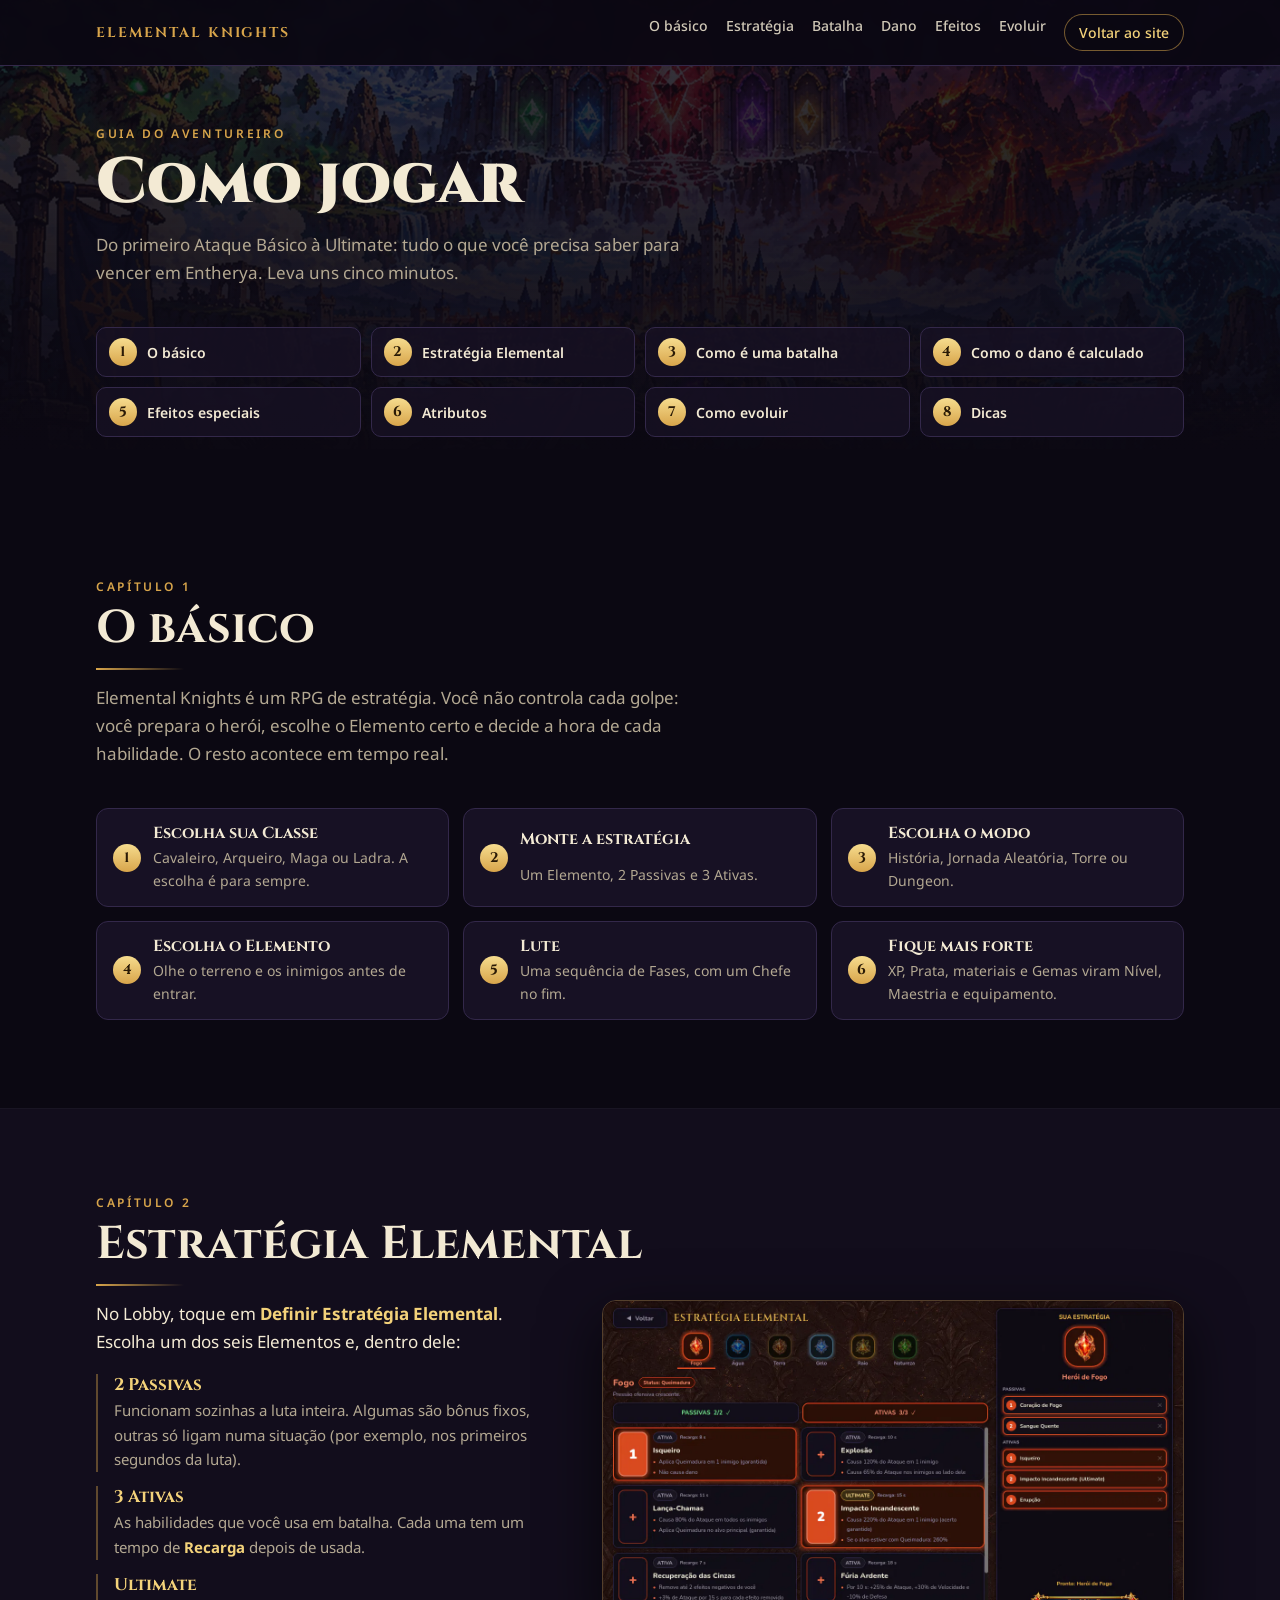
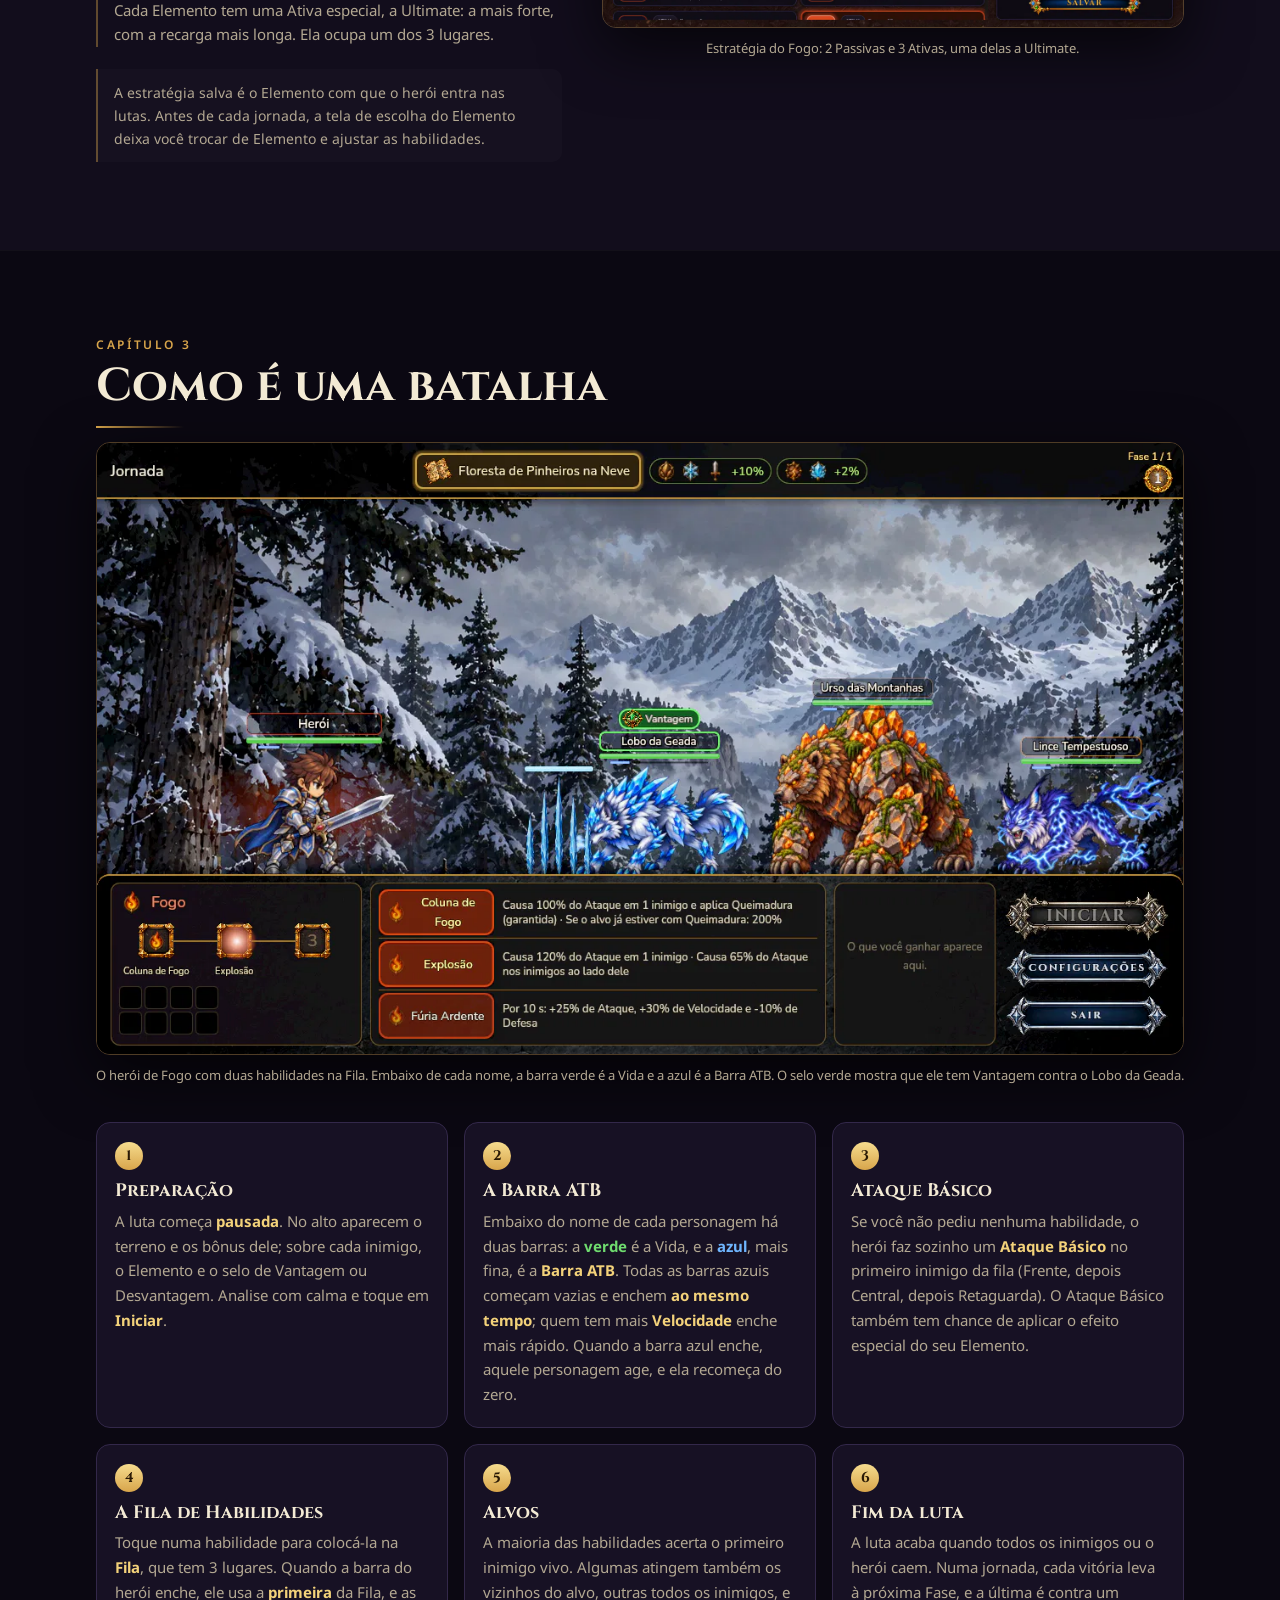
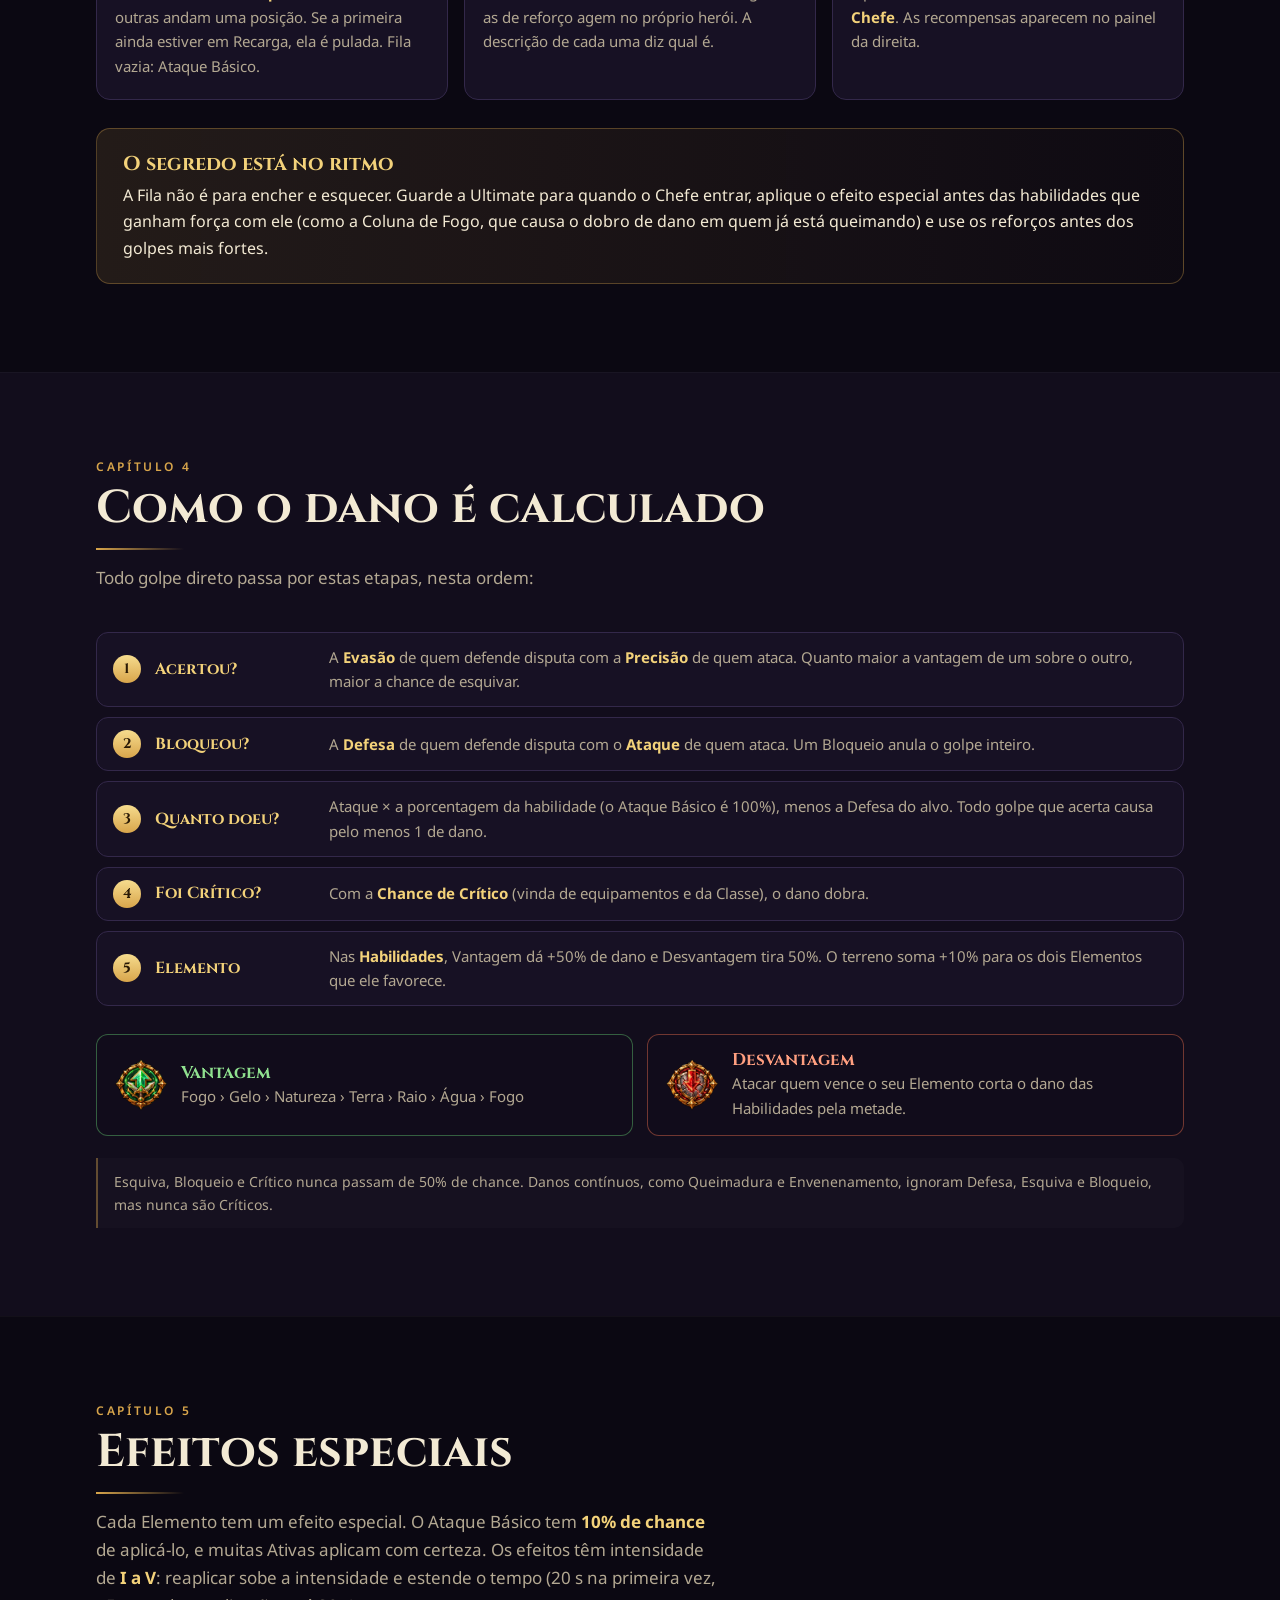
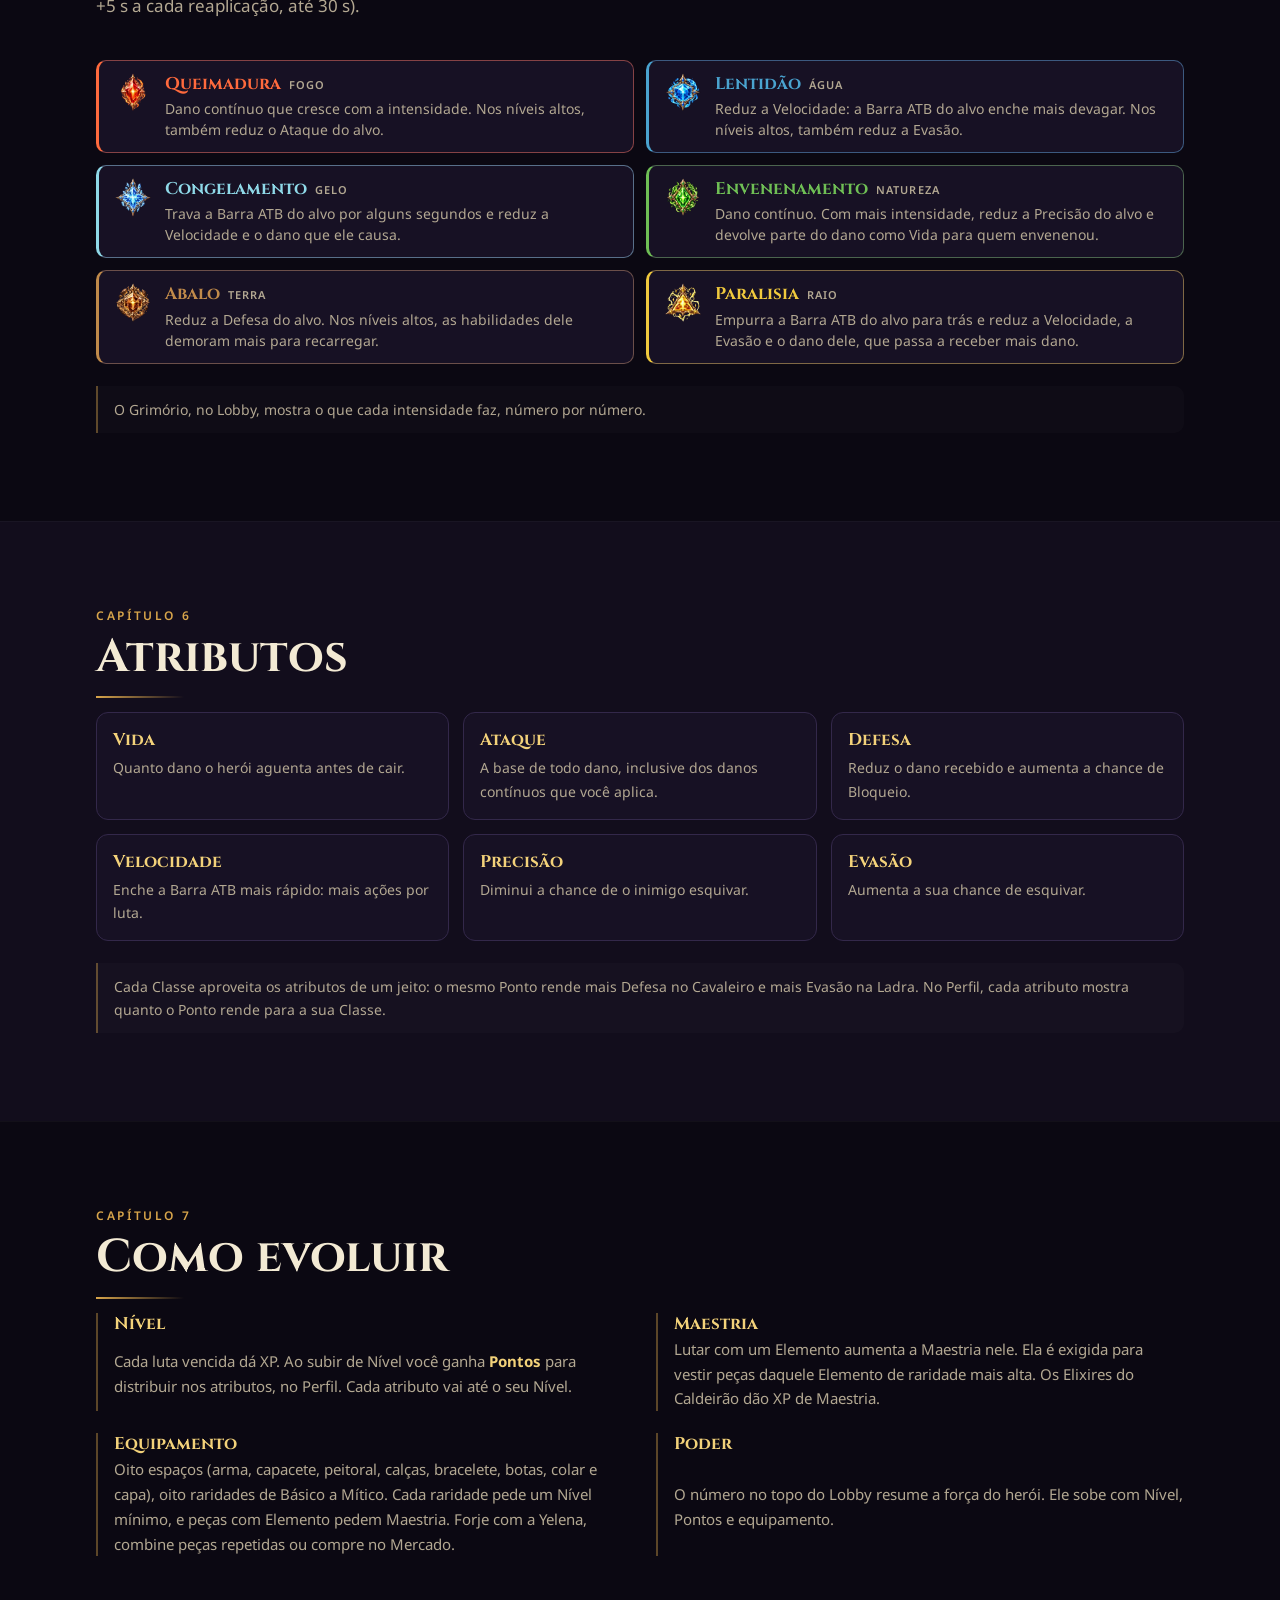
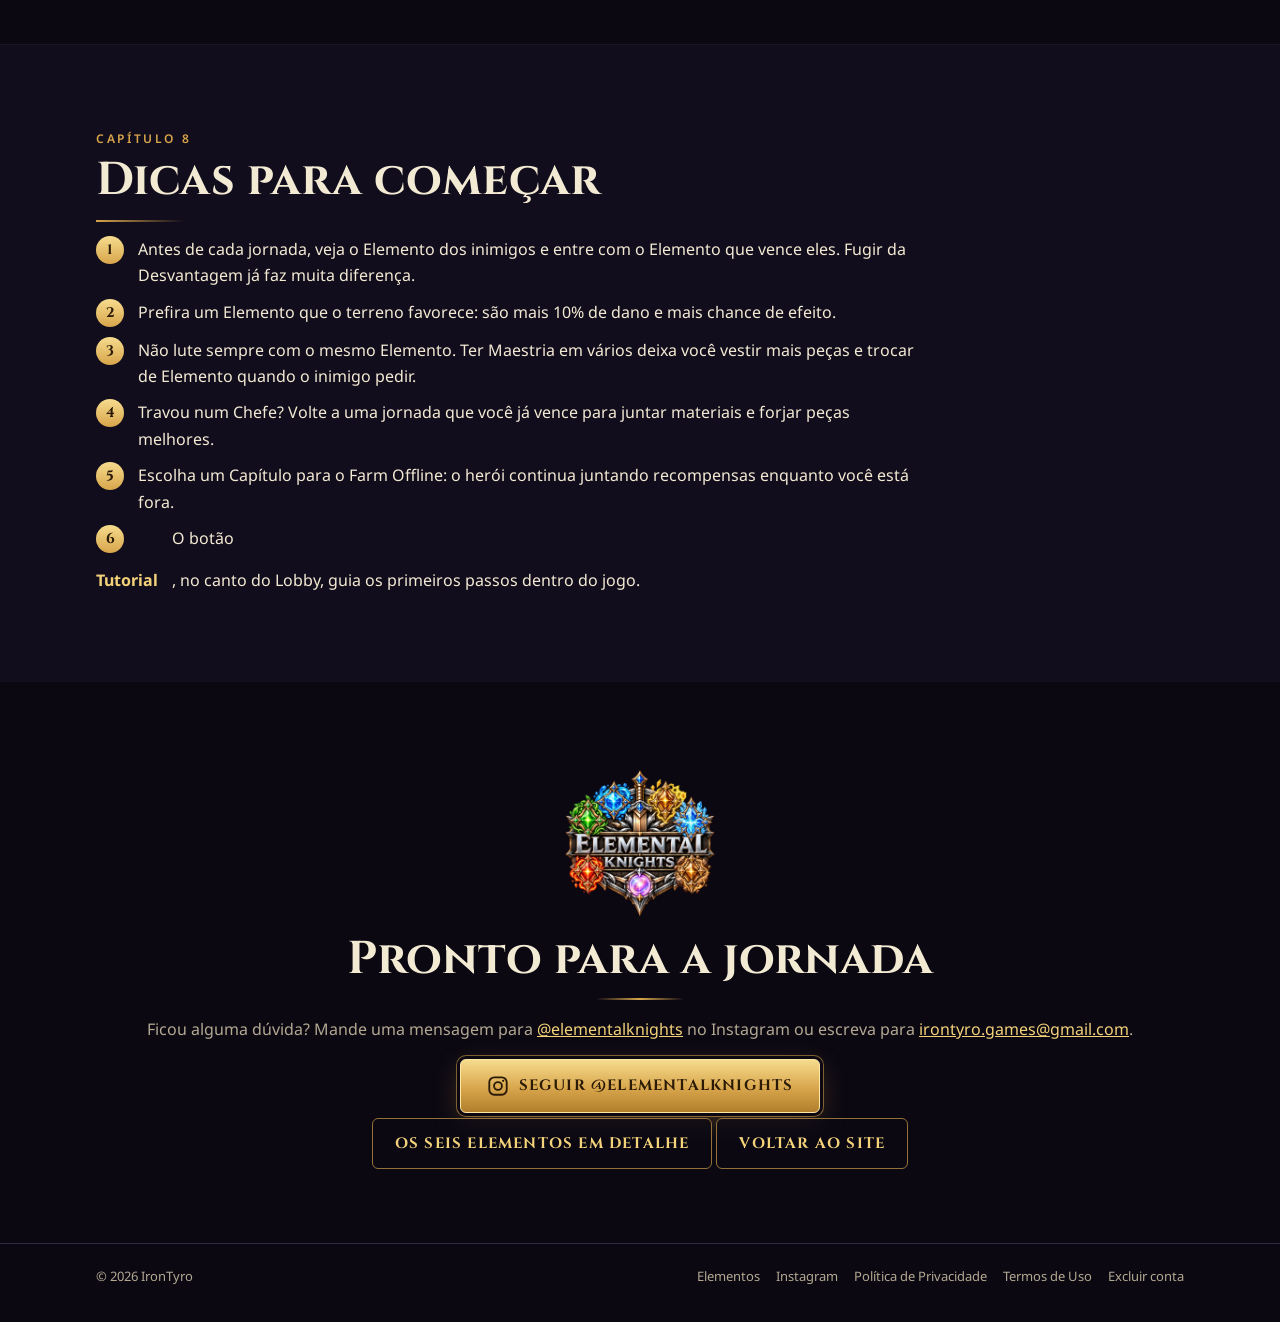
<file: como-jogar.html>
<!doctype html>
<html lang="pt-BR">
<head>
<meta charset="utf-8">
<meta name="viewport" content="width=device-width, initial-scale=1">
<title>Como jogar Elemental Knights — guia de batalha, Elementos e estratégia</title>
<meta name="description" content="Guia completo de Elemental Knights: como montar a Estratégia Elemental, como funciona a batalha (Barra ATB e Fila de Habilidades), cálculo de dano, efeitos especiais, atributos e dicas para evoluir.">
<link rel="canonical" href="https://elementalknights.com.br/como-jogar.html">
<meta name="robots" content="index, follow, max-image-preview:large">
<meta property="og:type" content="article">
<meta property="og:site_name" content="Elemental Knights">
<meta property="og:locale" content="pt_BR">
<meta property="og:url" content="https://elementalknights.com.br/como-jogar.html">
<meta property="og:title" content="Como jogar Elemental Knights">
<meta property="og:description" content="Do primeiro Ataque Básico à Ultimate: tudo o que você precisa saber para vencer em Entherya.">
<meta property="og:image" content="https://elementalknights.com.br/img/og-como-jogar.jpg">
<meta property="og:image:width" content="1200">
<meta property="og:image:height" content="630">
<meta name="twitter:card" content="summary_large_image">
<meta name="twitter:image" content="https://elementalknights.com.br/img/og-como-jogar.jpg">
<script type="application/ld+json">
[
 {
  "@context": "https://schema.org",
  "@type": "HowTo",
  "name": "Como jogar Elemental Knights",
  "description": "Guia completo de Elemental Knights: como montar a Estratégia Elemental, como funciona a batalha (Barra ATB e Fila de Habilidades), cálculo de dano, efeitos especiais, atributos e dicas para evoluir.",
  "image": "https://elementalknights.com.br/img/og-como-jogar.jpg",
  "inLanguage": "pt-BR",
  "step": [
   {
    "@type": "HowToStep",
    "position": 1,
    "name": "O básico",
    "text": "Escolha a Classe, monte a estratégia, escolha o modo e o Elemento, lute e fique mais forte.",
    "url": "https://elementalknights.com.br/como-jogar.html"
   },
   {
    "@type": "HowToStep",
    "position": 2,
    "name": "Estratégia Elemental",
    "text": "Para o Elemento escolhido, selecione 2 Passivas e 3 Ativas, incluindo a Ultimate.",
    "url": "https://elementalknights.com.br/como-jogar.html"
   },
   {
    "@type": "HowToStep",
    "position": 3,
    "name": "Como é uma batalha",
    "text": "A luta começa pausada; as barras azuis (ATB) enchem conforme a Velocidade e cada personagem age quando a sua enche, usando a primeira habilidade da Fila ou um Ataque Básico.",
    "url": "https://elementalknights.com.br/como-jogar.html"
   },
   {
    "@type": "HowToStep",
    "position": 4,
    "name": "Como o dano é calculado",
    "text": "Acerto contra Evasão, Bloqueio, Ataque vezes a porcentagem da habilidade menos a Defesa, Crítico dobra, e vantagem elemental +50% nas habilidades.",
    "url": "https://elementalknights.com.br/como-jogar.html"
   },
   {
    "@type": "HowToStep",
    "position": 5,
    "name": "Efeitos especiais",
    "text": "Cada Elemento aplica um efeito com intensidade de I a V: Queimadura, Lentidão, Congelamento, Envenenamento, Abalo e Paralisia.",
    "url": "https://elementalknights.com.br/como-jogar.html"
   },
   {
    "@type": "HowToStep",
    "position": 6,
    "name": "Atributos",
    "text": "Vida, Ataque, Defesa, Velocidade, Precisão e Evasão.",
    "url": "https://elementalknights.com.br/como-jogar.html"
   },
   {
    "@type": "HowToStep",
    "position": 7,
    "name": "Como evoluir",
    "text": "Suba de Nível, distribua Pontos, aumente a Maestria dos Elementos e melhore o equipamento.",
    "url": "https://elementalknights.com.br/como-jogar.html"
   },
   {
    "@type": "HowToStep",
    "position": 8,
    "name": "Dicas",
    "text": "Entre com o Elemento que vence os inimigos e prefira o Elemento que o terreno favorece.",
    "url": "https://elementalknights.com.br/como-jogar.html"
   }
  ]
 },
 {
  "@context": "https://schema.org",
  "@type": "BreadcrumbList",
  "itemListElement": [
   {
    "@type": "ListItem",
    "position": 1,
    "name": "Elemental Knights",
    "item": "https://elementalknights.com.br/"
   },
   {
    "@type": "ListItem",
    "position": 2,
    "name": "Como jogar",
    "item": "https://elementalknights.com.br/como-jogar.html"
   }
  ]
 }
]
</script>
<meta name="theme-color" content="#0b0812">
<link rel="icon" type="image/png" href="img/favicon.png">
<link rel="preconnect" href="https://fonts.googleapis.com">
<link rel="preconnect" href="https://fonts.gstatic.com" crossorigin>
<link rel="stylesheet" href="https://fonts.googleapis.com/css2?family=Cinzel:wght@600;700;900&family=Noto+Sans:wght@400;500;600;700&display=swap">
<link rel="stylesheet" href="ek.css?v=9">
</head>
<body class="guide-page">

<header class="topbar topbar-solid">
  <div class="wrap topbar-in">
    <a class="studio" href="./">Elemental Knights</a>
    <nav aria-label="Seções do guia">
      <a href="#basico">O básico</a>
      <a href="#estrategia">Estratégia</a>
      <a href="#batalha">Batalha</a>
      <a href="#dano">Dano</a>
      <a href="#efeitos">Efeitos</a>
      <a href="#evoluir">Evoluir</a>
      <a class="nav-acct" href="./">Voltar ao site</a>
    </nav>
  </div>
</header>

<section class="guide-hero">
  <div class="wrap">
    <p class="eyebrow">Guia do aventureiro</p>
    <h1>Como jogar</h1>
    <p class="intro">Do primeiro Ataque Básico à Ultimate: tudo o que você precisa saber para vencer em Entherya. Leva uns cinco minutos.</p>
    <ol class="toc">
      <li><a href="#basico"><span>1</span>O básico</a></li>
      <li><a href="#estrategia"><span>2</span>Estratégia Elemental</a></li>
      <li><a href="#batalha"><span>3</span>Como é uma batalha</a></li>
      <li><a href="#dano"><span>4</span>Como o dano é calculado</a></li>
      <li><a href="#efeitos"><span>5</span>Efeitos especiais</a></li>
      <li><a href="#atributos"><span>6</span>Atributos</a></li>
      <li><a href="#evoluir"><span>7</span>Como evoluir</a></li>
      <li><a href="#dicas"><span>8</span>Dicas</a></li>
    </ol>
  </div>
</section>

<main>

  <!-- 1 -->
  <section id="basico" class="band">
    <div class="wrap">
      <p class="eyebrow">Capítulo 1</p>
      <h2>O básico</h2>
      <p class="intro">Elemental Knights é um RPG de estratégia. Você não controla cada golpe: você prepara o herói, escolhe o Elemento certo e decide a hora de cada habilidade. O resto acontece em tempo real.</p>
      <ol class="loop">
        <li><b>Escolha sua Classe</b><span>Cavaleiro, Arqueiro, Maga ou Ladra. A escolha é para sempre.</span></li>
        <li><b>Monte a estratégia</b><span>Um Elemento, 2 Passivas e 3 Ativas.</span></li>
        <li><b>Escolha o modo</b><span>História, Jornada Aleatória, Torre ou Dungeon.</span></li>
        <li><b>Escolha o Elemento</b><span>Olhe o terreno e os inimigos antes de entrar.</span></li>
        <li><b>Lute</b><span>Uma sequência de Fases, com um Chefe no fim.</span></li>
        <li><b>Fique mais forte</b><span>XP, Prata, materiais e Gemas viram Nível, Maestria e equipamento.</span></li>
      </ol>
    </div>
  </section>

  <!-- 2 -->
  <section id="estrategia" class="band band-alt">
    <div class="wrap">
      <p class="eyebrow">Capítulo 2</p>
      <h2>Estratégia Elemental</h2>
      <div class="split">
        <div>
          <p class="lead">No Lobby, toque em <b>Definir Estratégia Elemental</b>. Escolha um dos seis Elementos e, dentro dele:</p>
          <ul class="facts">
            <li><b>2 Passivas</b><span>Funcionam sozinhas a luta inteira. Algumas são bônus fixos, outras só ligam numa situação (por exemplo, nos primeiros segundos da luta).</span></li>
            <li><b>3 Ativas</b><span>As habilidades que você usa em batalha. Cada uma tem um tempo de <b>Recarga</b> depois de usada.</span></li>
            <li><b>Ultimate</b><span>Cada Elemento tem uma Ativa especial, a Ultimate: a mais forte, com a recarga mais longa. Ela ocupa um dos 3 lugares.</span></li>
          </ul>
          <p class="note">A estratégia salva é o Elemento com que o herói entra nas lutas. Antes de cada jornada, a tela de escolha do Elemento deixa você trocar de Elemento e ajustar as habilidades.</p>
        </div>
        <figure class="shot">
          <img src="img/tut_estrategia.webp" alt="Tela de Estratégia Elemental do Fogo, com 2 Passivas e 3 Ativas escolhidas, incluindo a Ultimate Impacto Incandescente" loading="lazy">
          <figcaption>Estratégia do Fogo: 2 Passivas e 3 Ativas, uma delas a Ultimate.</figcaption>
        </figure>
      </div>
    </div>
  </section>

  <!-- 3 -->
  <section id="batalha" class="band">
    <div class="wrap">
      <p class="eyebrow">Capítulo 3</p>
      <h2>Como é uma batalha</h2>

      <figure class="shot shot-wide">
        <img src="img/tut_batalha.webp" alt="Batalha na Floresta de Pinheiros na Neve: o herói de Fogo contra o Lobo da Geada, o Urso das Montanhas e o Lince Tempestuoso, com duas habilidades na Fila" loading="lazy">
        <figcaption>O herói de Fogo com duas habilidades na Fila. Embaixo de cada nome, a barra verde é a Vida e a azul é a Barra ATB. O selo verde mostra que ele tem Vantagem contra o Lobo da Geada.</figcaption>
      </figure>

      <div class="steps">
        <article class="step">
          <span class="num">1</span>
          <h3>Preparação</h3>
          <p>A luta começa <b>pausada</b>. No alto aparecem o terreno e os bônus dele; sobre cada inimigo, o Elemento e o selo de Vantagem ou Desvantagem. Analise com calma e toque em <b>Iniciar</b>.</p>
        </article>
        <article class="step">
          <span class="num">2</span>
          <h3>A Barra ATB</h3>
          <p>Embaixo do nome de cada personagem há duas barras: a <b class="hp">verde</b> é a Vida, e a <b class="atb">azul</b>, mais fina, é a <b>Barra ATB</b>. Todas as barras azuis começam vazias e enchem <b>ao mesmo tempo</b>; quem tem mais <b>Velocidade</b> enche mais rápido. Quando a barra azul enche, aquele personagem age, e ela recomeça do zero.</p>
        </article>
        <article class="step">
          <span class="num">3</span>
          <h3>Ataque Básico</h3>
          <p>Se você não pediu nenhuma habilidade, o herói faz sozinho um <b>Ataque Básico</b> no primeiro inimigo da fila (Frente, depois Central, depois Retaguarda). O Ataque Básico também tem chance de aplicar o efeito especial do seu Elemento.</p>
        </article>
        <article class="step">
          <span class="num">4</span>
          <h3>A Fila de Habilidades</h3>
          <p>Toque numa habilidade para colocá-la na <b>Fila</b>, que tem 3 lugares. Quando a barra do herói enche, ele usa a <b>primeira</b> da Fila, e as outras andam uma posição. Se a primeira ainda estiver em Recarga, ela é pulada. Fila vazia: Ataque Básico.</p>
        </article>
        <article class="step">
          <span class="num">5</span>
          <h3>Alvos</h3>
          <p>A maioria das habilidades acerta o primeiro inimigo vivo. Algumas atingem também os vizinhos do alvo, outras todos os inimigos, e as de reforço agem no próprio herói. A descrição de cada uma diz qual é.</p>
        </article>
        <article class="step">
          <span class="num">6</span>
          <h3>Fim da luta</h3>
          <p>A luta acaba quando todos os inimigos ou o herói caem. Numa jornada, cada vitória leva à próxima Fase, e a última é contra um <b>Chefe</b>. As recompensas aparecem no painel da direita.</p>
        </article>
      </div>

      <div class="callout">
        <h3>O segredo está no ritmo</h3>
        <p>A Fila não é para encher e esquecer. Guarde a Ultimate para quando o Chefe entrar, aplique o efeito especial antes das habilidades que ganham força com ele (como a Coluna de Fogo, que causa o dobro de dano em quem já está queimando) e use os reforços antes dos golpes mais fortes.</p>
      </div>
    </div>
  </section>

  <!-- 4 -->
  <section id="dano" class="band band-alt">
    <div class="wrap">
      <p class="eyebrow">Capítulo 4</p>
      <h2>Como o dano é calculado</h2>
      <p class="intro">Todo golpe direto passa por estas etapas, nesta ordem:</p>
      <ol class="pipeline">
        <li><b>Acertou?</b><span>A <b>Evasão</b> de quem defende disputa com a <b>Precisão</b> de quem ataca. Quanto maior a vantagem de um sobre o outro, maior a chance de esquivar.</span></li>
        <li><b>Bloqueou?</b><span>A <b>Defesa</b> de quem defende disputa com o <b>Ataque</b> de quem ataca. Um Bloqueio anula o golpe inteiro.</span></li>
        <li><b>Quanto doeu?</b><span>Ataque × a porcentagem da habilidade (o Ataque Básico é 100%), menos a Defesa do alvo. Todo golpe que acerta causa pelo menos 1 de dano.</span></li>
        <li><b>Foi Crítico?</b><span>Com a <b>Chance de Crítico</b> (vinda de equipamentos e da Classe), o dano dobra.</span></li>
        <li><b>Elemento</b><span>Nas <b>Habilidades</b>, Vantagem dá +50% de dano e Desvantagem tira 50%. O terreno soma +10% para os dois Elementos que ele favorece.</span></li>
      </ol>
      <div class="matchup">
        <div class="mu mu-up"><img src="img/icone_ui_vantagem.webp" alt=""><p><b>Vantagem</b>Fogo › Gelo › Natureza › Terra › Raio › Água › Fogo</p></div>
        <div class="mu mu-down"><img src="img/icone_ui_desvantagem.webp" alt=""><p><b>Desvantagem</b>Atacar quem vence o seu Elemento corta o dano das Habilidades pela metade.</p></div>
      </div>
      <p class="note">Esquiva, Bloqueio e Crítico nunca passam de 50% de chance. Danos contínuos, como Queimadura e Envenenamento, ignoram Defesa, Esquiva e Bloqueio, mas nunca são Críticos.</p>
    </div>
  </section>

  <!-- 5 -->
  <section id="efeitos" class="band">
    <div class="wrap">
      <p class="eyebrow">Capítulo 5</p>
      <h2>Efeitos especiais</h2>
      <p class="intro">Cada Elemento tem um efeito especial. O Ataque Básico tem <b>10% de chance</b> de aplicá-lo, e muitas Ativas aplicam com certeza. Os efeitos têm intensidade de <b>I a V</b>: reaplicar sobe a intensidade e estende o tempo (20 s na primeira vez, +5 s a cada reaplicação, até 30 s).</p>
      <ul class="status">
        <li style="--e:#ff6a3d"><img src="img/gema_fogo.webp" alt=""><div><h3><a href="elementos/fogo.html">Queimadura</a> <span>Fogo</span></h3><p>Dano contínuo que cresce com a intensidade. Nos níveis altos, também reduz o Ataque do alvo.</p></div></li>
        <li style="--e:#4aa3cf"><img src="img/gema_agua.webp" alt=""><div><h3><a href="elementos/agua.html">Lentidão</a> <span>Água</span></h3><p>Reduz a Velocidade: a Barra ATB do alvo enche mais devagar. Nos níveis altos, também reduz a Evasão.</p></div></li>
        <li style="--e:#8fd9e8"><img src="img/gema_gelo.webp" alt=""><div><h3><a href="elementos/gelo.html">Congelamento</a> <span>Gelo</span></h3><p>Trava a Barra ATB do alvo por alguns segundos e reduz a Velocidade e o dano que ele causa.</p></div></li>
        <li style="--e:#6fbf55"><img src="img/gema_natureza.webp" alt=""><div><h3><a href="elementos/natureza.html">Envenenamento</a> <span>Natureza</span></h3><p>Dano contínuo. Com mais intensidade, reduz a Precisão do alvo e devolve parte do dano como Vida para quem envenenou.</p></div></li>
        <li style="--e:#c08a4a"><img src="img/gema_terra.webp" alt=""><div><h3><a href="elementos/terra.html">Abalo</a> <span>Terra</span></h3><p>Reduz a Defesa do alvo. Nos níveis altos, as habilidades dele demoram mais para recarregar.</p></div></li>
        <li style="--e:#f0c93d"><img src="img/gema_raio.webp" alt=""><div><h3><a href="elementos/raio.html">Paralisia</a> <span>Raio</span></h3><p>Empurra a Barra ATB do alvo para trás e reduz a Velocidade, a Evasão e o dano dele, que passa a receber mais dano.</p></div></li>
      </ul>
      <p class="note">O Grimório, no Lobby, mostra o que cada intensidade faz, número por número.</p>
    </div>
  </section>

  <!-- 6 -->
  <section id="atributos" class="band band-alt">
    <div class="wrap">
      <p class="eyebrow">Capítulo 6</p>
      <h2>Atributos</h2>
      <div class="attrs">
        <div class="attr"><h3>Vida</h3><p>Quanto dano o herói aguenta antes de cair.</p></div>
        <div class="attr"><h3>Ataque</h3><p>A base de todo dano, inclusive dos danos contínuos que você aplica.</p></div>
        <div class="attr"><h3>Defesa</h3><p>Reduz o dano recebido e aumenta a chance de Bloqueio.</p></div>
        <div class="attr"><h3>Velocidade</h3><p>Enche a Barra ATB mais rápido: mais ações por luta.</p></div>
        <div class="attr"><h3>Precisão</h3><p>Diminui a chance de o inimigo esquivar.</p></div>
        <div class="attr"><h3>Evasão</h3><p>Aumenta a sua chance de esquivar.</p></div>
      </div>
      <p class="note">Cada Classe aproveita os atributos de um jeito: o mesmo Ponto rende mais Defesa no Cavaleiro e mais Evasão na Ladra. No Perfil, cada atributo mostra quanto o Ponto rende para a sua Classe.</p>
    </div>
  </section>

  <!-- 7 -->
  <section id="evoluir" class="band">
    <div class="wrap">
      <p class="eyebrow">Capítulo 7</p>
      <h2>Como evoluir</h2>
      <ul class="facts facts-grid">
        <li><b>Nível</b><span>Cada luta vencida dá XP. Ao subir de Nível você ganha <b>Pontos</b> para distribuir nos atributos, no Perfil. Cada atributo vai até o seu Nível.</span></li>
        <li><b>Maestria</b><span>Lutar com um Elemento aumenta a Maestria nele. Ela é exigida para vestir peças daquele Elemento de raridade mais alta. Os Elixires do Caldeirão dão XP de Maestria.</span></li>
        <li><b>Equipamento</b><span>Oito espaços (arma, capacete, peitoral, calças, bracelete, botas, colar e capa), oito raridades de Básico a Mítico. Cada raridade pede um Nível mínimo, e peças com Elemento pedem Maestria. Forje com a Yelena, combine peças repetidas ou compre no Mercado.</span></li>
        <li><b>Poder</b><span>O número no topo do Lobby resume a força do herói. Ele sobe com Nível, Pontos e equipamento.</span></li>
      </ul>
    </div>
  </section>

  <!-- 8 -->
  <section id="dicas" class="band band-alt">
    <div class="wrap">
      <p class="eyebrow">Capítulo 8</p>
      <h2>Dicas para começar</h2>
      <ol class="tips">
        <li>Antes de cada jornada, veja o Elemento dos inimigos e entre com o Elemento que vence eles. Fugir da Desvantagem já faz muita diferença.</li>
        <li>Prefira um Elemento que o terreno favorece: são mais 10% de dano e mais chance de efeito.</li>
        <li>Não lute sempre com o mesmo Elemento. Ter Maestria em vários deixa você vestir mais peças e trocar de Elemento quando o inimigo pedir.</li>
        <li>Travou num Chefe? Volte a uma jornada que você já vence para juntar materiais e forjar peças melhores.</li>
        <li>Escolha um Capítulo para o Farm Offline: o herói continua juntando recompensas enquanto você está fora.</li>
        <li>O botão <b>Tutorial</b>, no canto do Lobby, guia os primeiros passos dentro do jogo.</li>
      </ol>
    </div>
  </section>

  <section class="band band-last">
    <div class="wrap closing">
      <img src="img/logo.webp" alt="" class="closing-logo" loading="lazy">
      <h2>Pronto para a jornada</h2>
      <p>Ficou alguma dúvida? Mande uma mensagem para <a href="https://www.instagram.com/elementalknights/" target="_blank" rel="noopener">@elementalknights</a> no Instagram ou escreva para <a href="mailto:irontyro.games@gmail.com">irontyro.games@gmail.com</a>.</p>
      <p><a class="cta cta-ig" href="https://www.instagram.com/elementalknights/" target="_blank" rel="noopener"><svg class="ig" viewBox="0 0 24 24" aria-hidden="true"><rect x="2.5" y="2.5" width="19" height="19" rx="5.5"/><circle cx="12" cy="12" r="4.3"/><circle cx="17.6" cy="6.4" r="1.2" class="dot"/></svg><span>Seguir @elementalknights</span></a></p>
      <p><a class="cta-ghost" href="elementos/">Os seis Elementos em detalhe</a> <a class="cta-ghost" href="./">Voltar ao site</a></p>
    </div>
  </section>

</main>

<footer class="foot">
  <div class="wrap foot-in">
    <span>© 2026 IronTyro</span>
    <nav aria-label="Documentos">
      <a href="elementos/">Elementos</a>
      <a href="https://www.instagram.com/elementalknights/">Instagram</a>
      <a href="https://irontyro.github.io/privacidade.html">Política de Privacidade</a>
      <a href="https://irontyro.github.io/termos.html">Termos de Uso</a>
      <a href="https://irontyro.github.io/excluir-conta.html">Excluir conta</a>
    </nav>
  </div>
</footer>

</body>
</html>
</file>
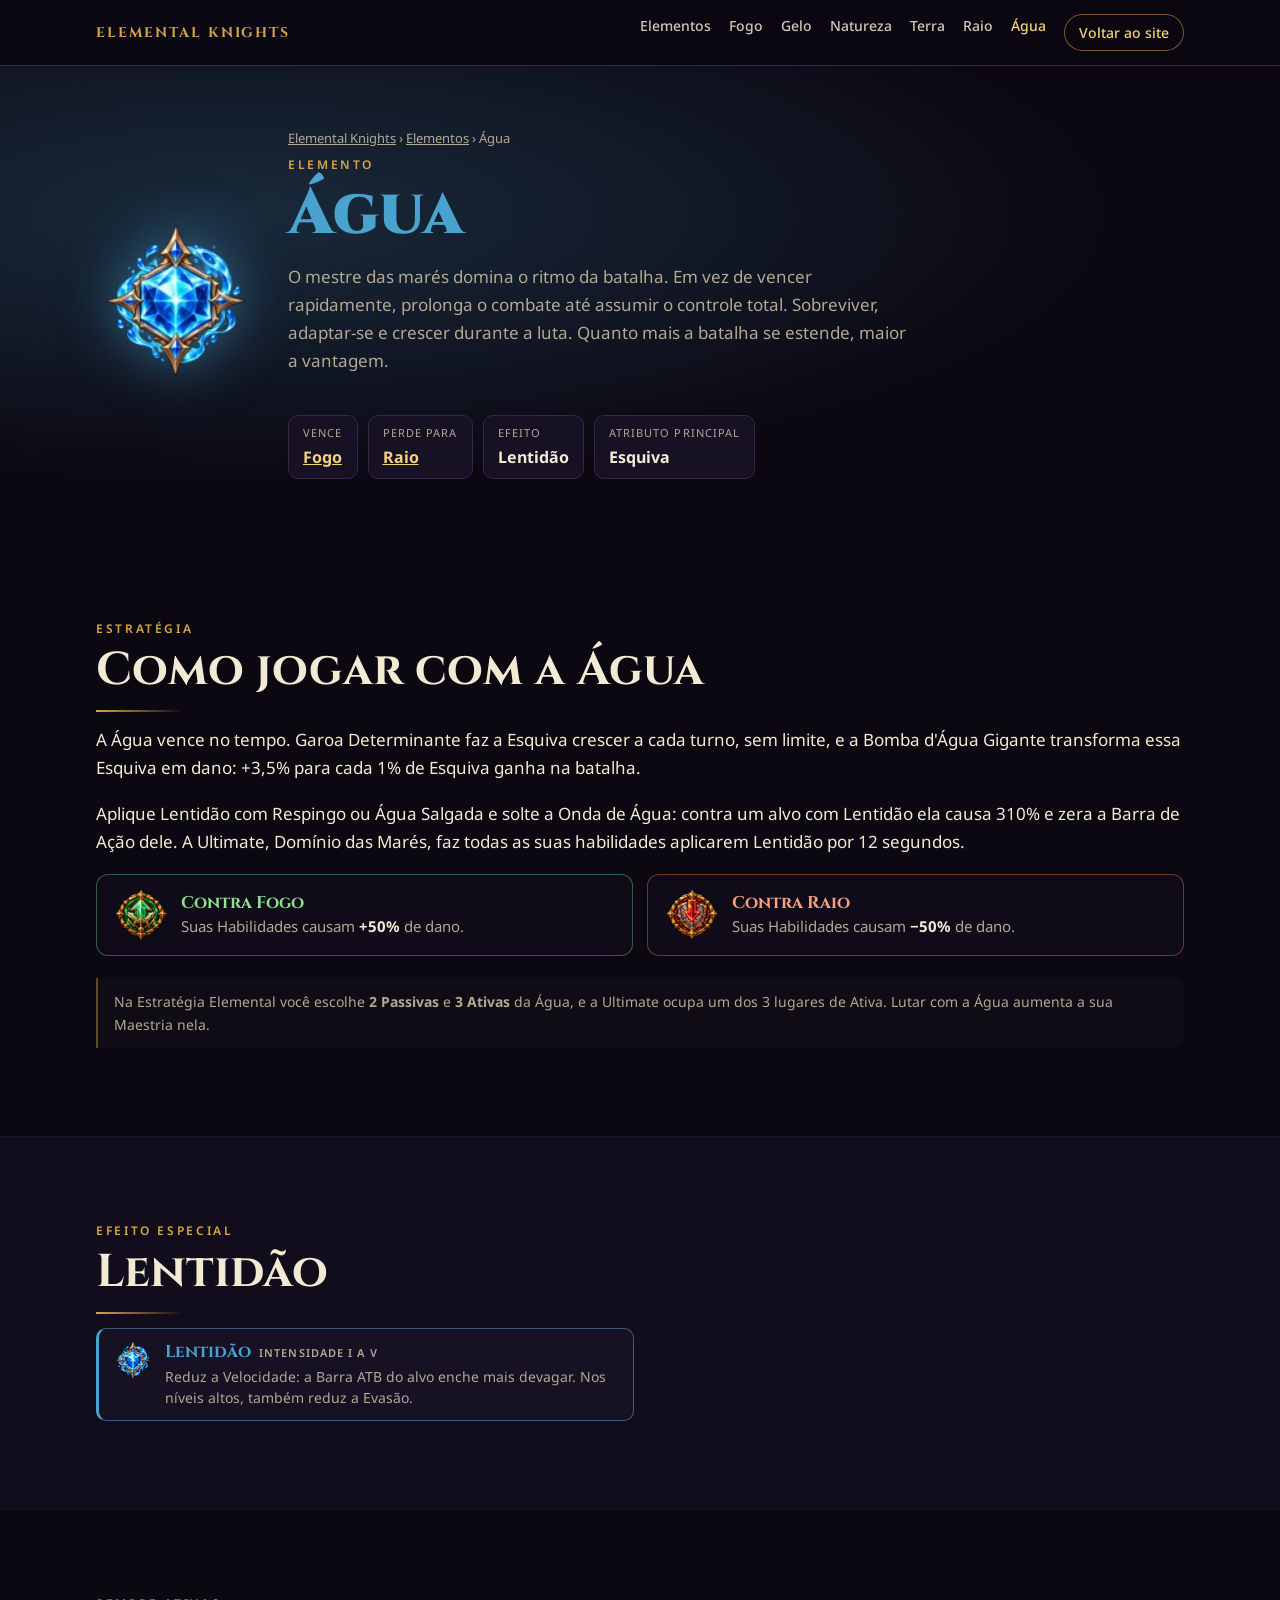
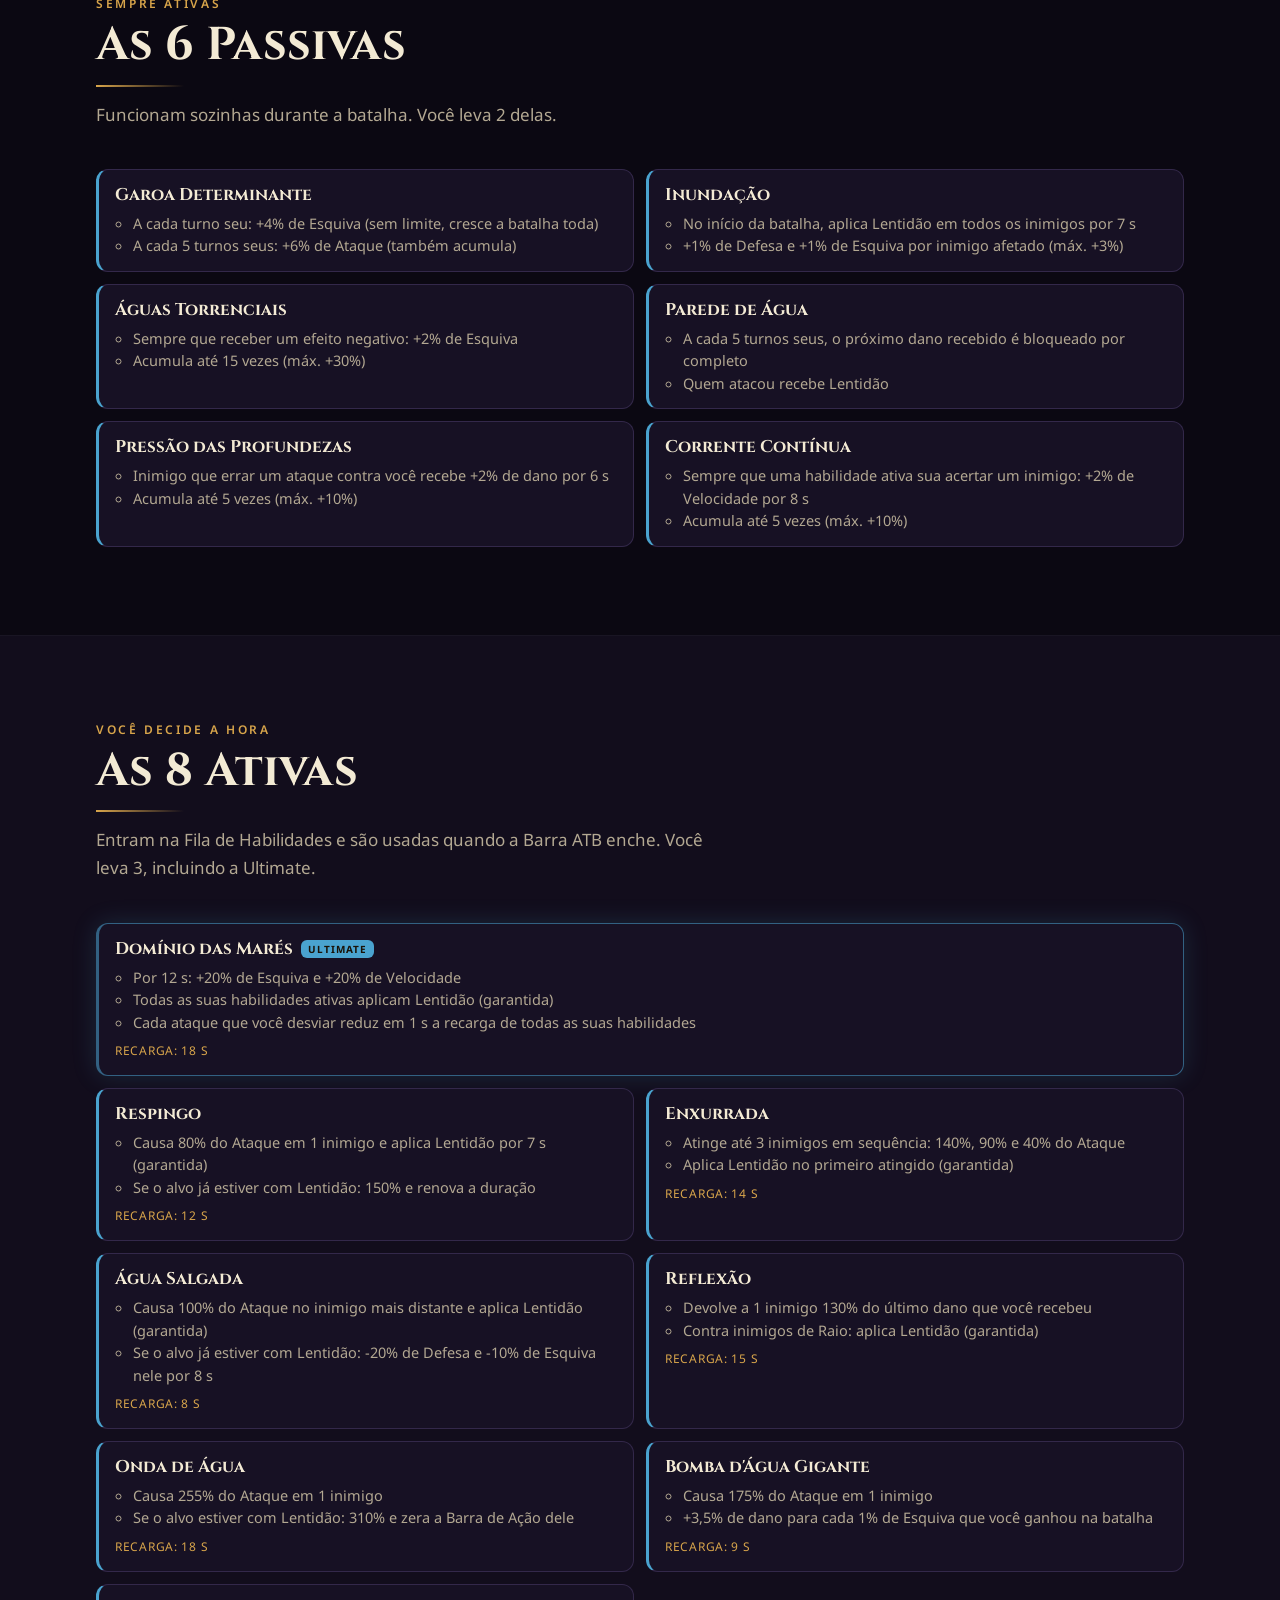
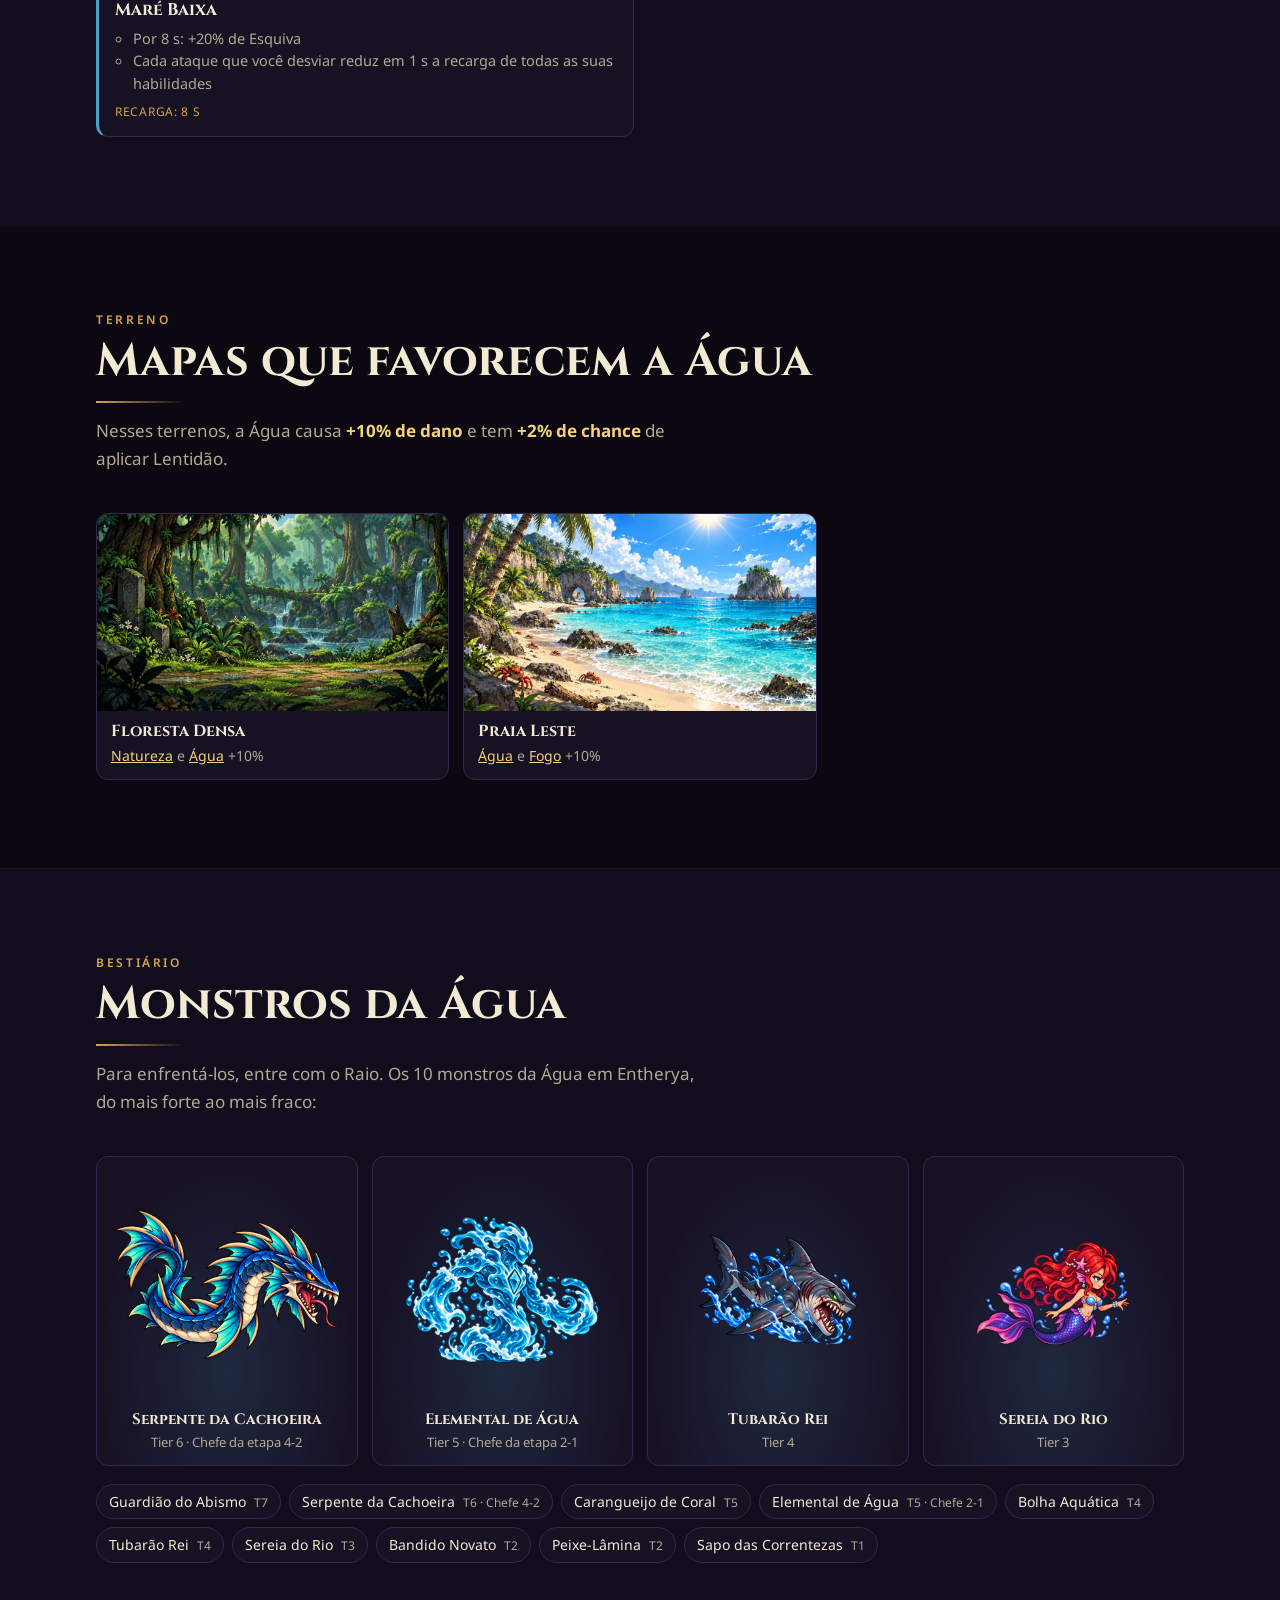
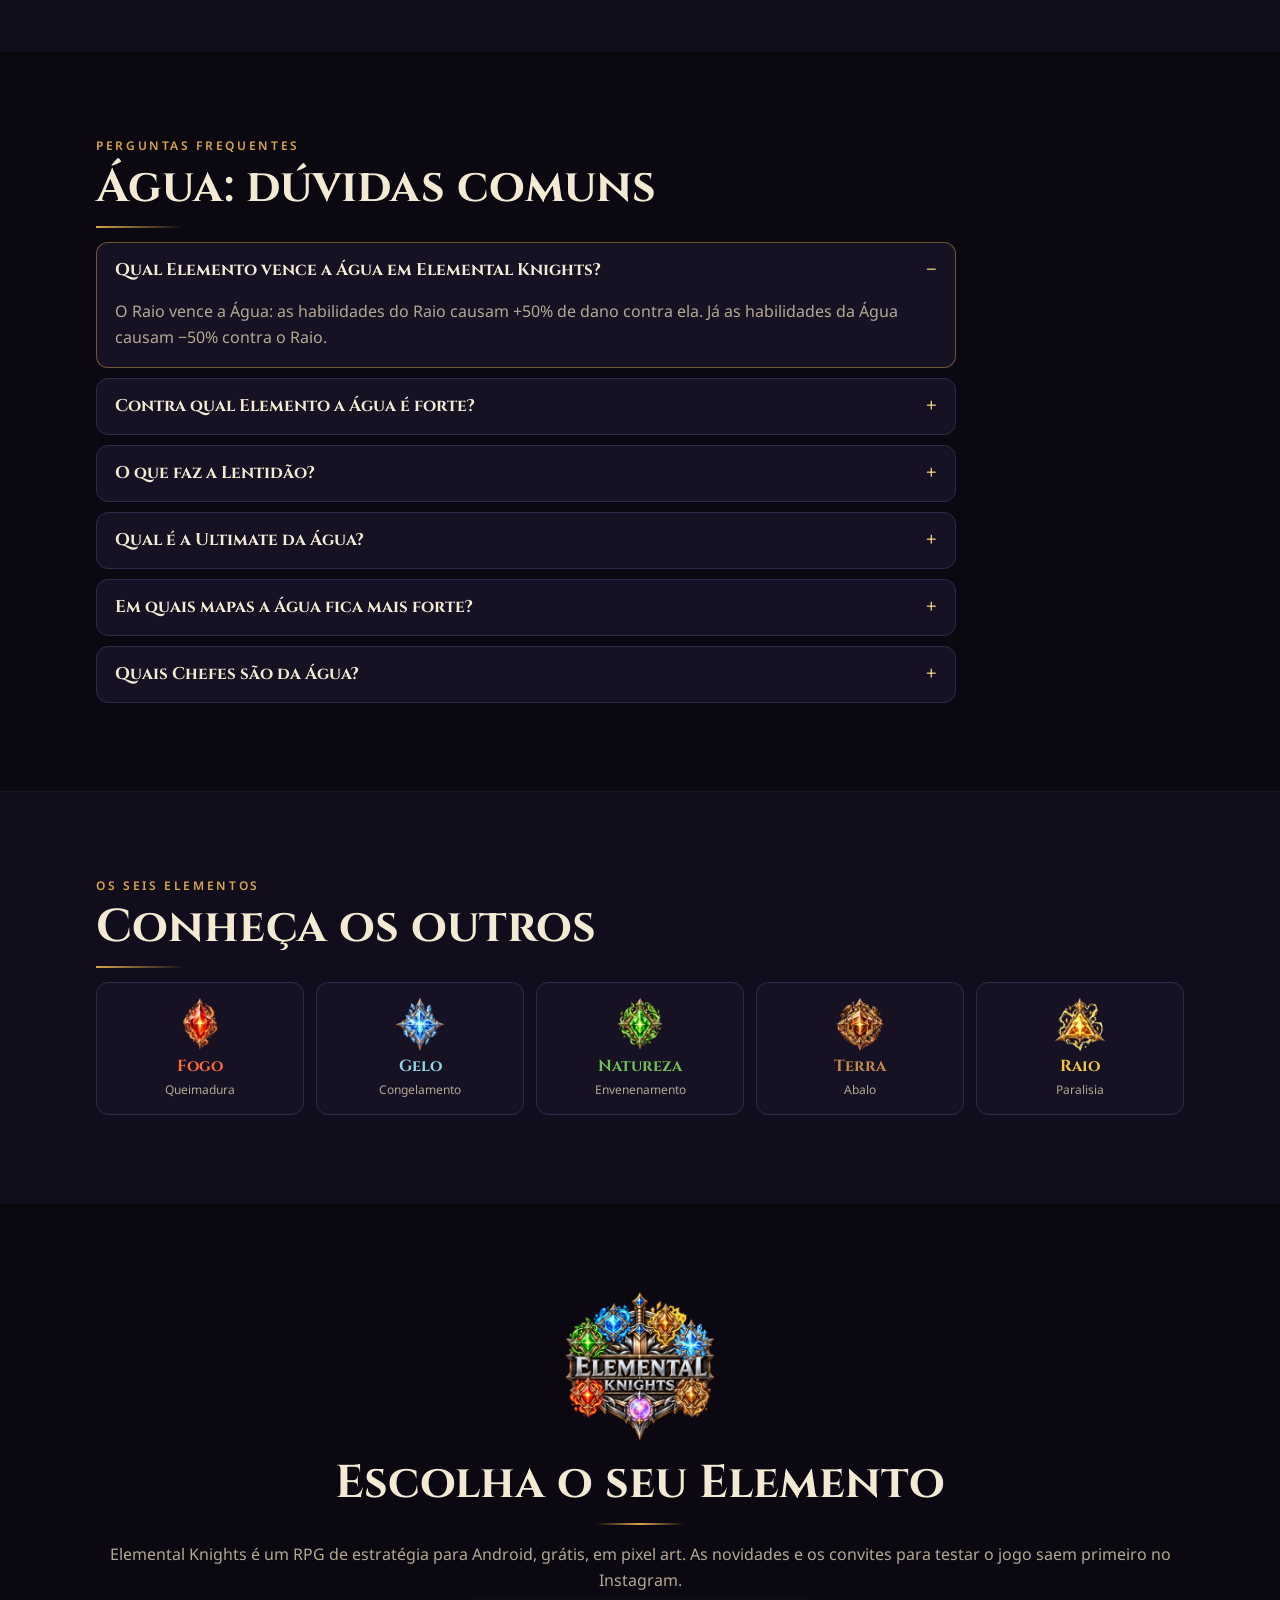
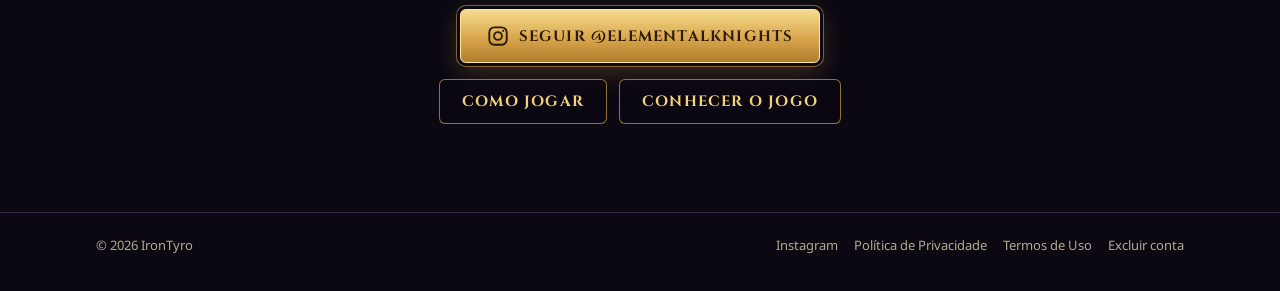
<file: elementos/agua.html>
<!doctype html>
<html lang="pt-BR">
<head>
<meta charset="utf-8">
<meta name="viewport" content="width=device-width, initial-scale=1">
<title>Água em Elemental Knights — habilidades, Lentidão e estratégia</title>
<meta name="description" content="Tudo sobre a Água em Elemental Knights: vence o Fogo, perde para o Raio, aplica Lentidão. As 6 Passivas, as 8 Ativas, a Ultimate Domínio das Marés, mapas e monstros.">
<link rel="canonical" href="https://elementalknights.com.br/elementos/agua.html">
<meta name="robots" content="index, follow, max-image-preview:large">
<meta property="og:type" content="article">
<meta property="og:site_name" content="Elemental Knights">
<meta property="og:locale" content="pt_BR">
<meta property="og:url" content="https://elementalknights.com.br/elementos/agua.html">
<meta property="og:title" content="Água em Elemental Knights — habilidades, Lentidão e estratégia">
<meta property="og:description" content="Tudo sobre a Água em Elemental Knights: vence o Fogo, perde para o Raio, aplica Lentidão. As 6 Passivas, as 8 Ativas, a Ultimate Domínio das Marés, mapas e monstros.">
<meta property="og:image" content="https://elementalknights.com.br/img/og-elemento-agua.jpg">
<meta property="og:image:width" content="1200">
<meta property="og:image:height" content="630">
<meta name="twitter:card" content="summary_large_image">
<meta name="twitter:image" content="https://elementalknights.com.br/img/og-elemento-agua.jpg">
<script type="application/ld+json">
[
 {
  "@context": "https://schema.org",
  "@type": "Article",
  "headline": "Água em Elemental Knights — habilidades, Lentidão e estratégia",
  "description": "Tudo sobre a Água em Elemental Knights: vence o Fogo, perde para o Raio, aplica Lentidão. As 6 Passivas, as 8 Ativas, a Ultimate Domínio das Marés, mapas e monstros.",
  "inLanguage": "pt-BR",
  "image": "https://elementalknights.com.br/img/og-elemento-agua.jpg",
  "datePublished": "2026-11-04",
  "dateModified": "2026-11-06",
  "mainEntityOfPage": "https://elementalknights.com.br/elementos/agua.html",
  "author": {
   "@type": "Organization",
   "name": "IronTyro",
   "url": "https://irontyro.github.io/"
  },
  "publisher": {
   "@type": "Organization",
   "name": "IronTyro",
   "logo": {
    "@type": "ImageObject",
    "url": "https://elementalknights.com.br/img/logo.webp"
   }
  },
  "about": {
   "@type": "VideoGame",
   "name": "Elemental Knights",
   "url": "https://elementalknights.com.br/"
  }
 },
 {
  "@context": "https://schema.org",
  "@type": "BreadcrumbList",
  "itemListElement": [
   {
    "@type": "ListItem",
    "position": 1,
    "name": "Elemental Knights",
    "item": "https://elementalknights.com.br/"
   },
   {
    "@type": "ListItem",
    "position": 2,
    "name": "Elementos",
    "item": "https://elementalknights.com.br/elementos/"
   },
   {
    "@type": "ListItem",
    "position": 3,
    "name": "Água",
    "item": "https://elementalknights.com.br/elementos/agua.html"
   }
  ]
 },
 {
  "@context": "https://schema.org",
  "@type": "FAQPage",
  "mainEntity": [
   {
    "@type": "Question",
    "name": "Qual Elemento vence a Água em Elemental Knights?",
    "acceptedAnswer": {
     "@type": "Answer",
     "text": "O Raio vence a Água: as habilidades do Raio causam +50% de dano contra ela. Já as habilidades da Água causam −50% contra o Raio."
    }
   },
   {
    "@type": "Question",
    "name": "Contra qual Elemento a Água é forte?",
    "acceptedAnswer": {
     "@type": "Answer",
     "text": "A Água vence o Fogo: suas habilidades causam +50% de dano contra inimigos do Fogo."
    }
   },
   {
    "@type": "Question",
    "name": "O que faz a Lentidão?",
    "acceptedAnswer": {
     "@type": "Answer",
     "text": "A Lentidão é o efeito da Água, com Intensidade de I a V. Reduz a Velocidade: a Barra ATB do alvo enche mais devagar. Nos níveis altos, também reduz a Evasão."
    }
   },
   {
    "@type": "Question",
    "name": "Qual é a Ultimate da Água?",
    "acceptedAnswer": {
     "@type": "Answer",
     "text": "Domínio das Marés: Por 12 s: +20% de Esquiva e +20% de Velocidade; Todas as suas habilidades ativas aplicam Lentidão (garantida); Cada ataque que você desviar reduz em 1 s a recarga de todas as suas habilidades; Recarga: 18 s."
    }
   },
   {
    "@type": "Question",
    "name": "Em quais mapas a Água fica mais forte?",
    "acceptedAnswer": {
     "@type": "Answer",
     "text": "Floresta Densa, Praia Leste: nesses terrenos a Água causa +10% de dano e tem +2% de chance de aplicar Lentidão."
    }
   },
   {
    "@type": "Question",
    "name": "Quais Chefes são da Água?",
    "acceptedAnswer": {
     "@type": "Answer",
     "text": "No Modo História: Elemental de Água (etapa 2-1), Serpente da Cachoeira (etapa 4-2)."
    }
   }
  ]
 }
]
</script>
<meta name="theme-color" content="#0b0812">
<link rel="icon" type="image/png" href="../img/favicon.png">
<link rel="preconnect" href="https://fonts.googleapis.com">
<link rel="preconnect" href="https://fonts.gstatic.com" crossorigin>
<link rel="stylesheet" href="https://fonts.googleapis.com/css2?family=Cinzel:wght@600;700;900&family=Noto+Sans:wght@400;500;600;700&display=swap">
<link rel="stylesheet" href="../ek.css?v=9">
</head>
<body class="guide-page el-page" style="--e:#4aa3cf">

<header class="topbar topbar-solid">
  <div class="wrap topbar-in">
    <a class="studio" href="../">Elemental Knights</a>
    <nav aria-label="Elementos">
      <a href="./">Elementos</a>
      <a href="fogo.html">Fogo</a>
      <a href="gelo.html">Gelo</a>
      <a href="natureza.html">Natureza</a>
      <a href="terra.html">Terra</a>
      <a href="raio.html">Raio</a>
      <a href="agua.html" aria-current="page">Água</a>
      <a class="nav-acct" href="../">Voltar ao site</a>
    </nav>
  </div>
</header>

<main>
  <section class="guide-hero el-hero">
    <div class="wrap el-hero-in">
      <img class="el-hero-gem" src="../img/gema_agua.webp" alt="Gema da Água" width="160" height="160">
      <div>
        <p class="crumbs"><a href="../">Elemental Knights</a> › <a href="./">Elementos</a> › Água</p>
        <p class="eyebrow">Elemento</p>
        <h1>Água</h1>
        <p class="intro">O mestre das marés domina o ritmo da batalha. Em vez de vencer rapidamente, prolonga o combate até assumir o controle total. Sobreviver, adaptar-se e crescer durante a luta. Quanto mais a batalha se estende, maior a vantagem.</p>
        <dl class="el-facts">
          <div><dt>Vence</dt><dd><a href="fogo.html">Fogo</a></dd></div>
          <div><dt>Perde para</dt><dd><a href="raio.html">Raio</a></dd></div>
          <div><dt>Efeito</dt><dd>Lentidão</dd></div>
          <div><dt>Atributo principal</dt><dd>Esquiva</dd></div>
        </dl>
      </div>
    </div>
  </section>

  <section id="estrategia" class="band">
    <div class="wrap">
      <p class="eyebrow">Estratégia</p>
      <h2>Como jogar com a Água</h2>
      <p class="lead">A Água vence no tempo. Garoa Determinante faz a Esquiva crescer a cada turno, sem limite, e a Bomba d'Água Gigante transforma essa Esquiva em dano: +3,5% para cada 1% de Esquiva ganha na batalha.</p>
      <p class="lead">Aplique Lentidão com Respingo ou Água Salgada e solte a Onda de Água: contra um alvo com Lentidão ela causa 310% e zera a Barra de Ação dele. A Ultimate, Domínio das Marés, faz todas as suas habilidades aplicarem Lentidão por 12 segundos.</p>
      <div class="matchup">
        <div class="mu mu-up"><img src="../img/icone_ui_vantagem.webp" alt="" width="56" height="56"><p><b>Contra Fogo</b>Suas Habilidades causam <strong>+50%</strong> de dano.</p></div>
        <div class="mu mu-down"><img src="../img/icone_ui_desvantagem.webp" alt="" width="56" height="56"><p><b>Contra Raio</b>Suas Habilidades causam <strong>−50%</strong> de dano.</p></div>
      </div>
      <p class="note">Na Estratégia Elemental você escolhe <b>2 Passivas</b> e <b>3 Ativas</b> da Água, e a Ultimate ocupa um dos 3 lugares de Ativa. Lutar com a Água aumenta a sua Maestria nela.</p>
    </div>
  </section>

  <section id="efeito" class="band band-alt">
    <div class="wrap">
      <p class="eyebrow">Efeito especial</p>
      <h2>Lentidão</h2>
      <ul class="status">
        <li style="--e:#4aa3cf"><img src="../img/gema_agua.webp" alt="" width="40" height="40"><div><h3>Lentidão <span>Intensidade I a V</span></h3><p>Reduz a Velocidade: a Barra ATB do alvo enche mais devagar. Nos níveis altos, também reduz a Evasão.</p></div></li>
      </ul>
    </div>
  </section>

  <section id="passivas" class="band">
    <div class="wrap">
      <p class="eyebrow">Sempre ativas</p>
      <h2>As 6 Passivas</h2>
      <p class="intro">Funcionam sozinhas durante a batalha. Você leva 2 delas.</p>
      <ul class="skills">
          <li class="sk">
            <h4>Garoa Determinante</h4>
            <ul><li>A cada turno seu: +4% de Esquiva (sem limite, cresce a batalha toda)</li><li>A cada 5 turnos seus: +6% de Ataque (também acumula)</li></ul>
          </li>
          <li class="sk">
            <h4>Inundação</h4>
            <ul><li>No início da batalha, aplica Lentidão em todos os inimigos por 7 s</li><li>+1% de Defesa e +1% de Esquiva por inimigo afetado (máx. +3%)</li></ul>
          </li>
          <li class="sk">
            <h4>Águas Torrenciais</h4>
            <ul><li>Sempre que receber um efeito negativo: +2% de Esquiva</li><li>Acumula até 15 vezes (máx. +30%)</li></ul>
          </li>
          <li class="sk">
            <h4>Parede de Água</h4>
            <ul><li>A cada 5 turnos seus, o próximo dano recebido é bloqueado por completo</li><li>Quem atacou recebe Lentidão</li></ul>
          </li>
          <li class="sk">
            <h4>Pressão das Profundezas</h4>
            <ul><li>Inimigo que errar um ataque contra você recebe +2% de dano por 6 s</li><li>Acumula até 5 vezes (máx. +10%)</li></ul>
          </li>
          <li class="sk">
            <h4>Corrente Contínua</h4>
            <ul><li>Sempre que uma habilidade ativa sua acertar um inimigo: +2% de Velocidade por 8 s</li><li>Acumula até 5 vezes (máx. +10%)</li></ul>
          </li>
      </ul>
    </div>
  </section>

  <section id="ativas" class="band band-alt">
    <div class="wrap">
      <p class="eyebrow">Você decide a hora</p>
      <h2>As 8 Ativas</h2>
      <p class="intro">Entram na Fila de Habilidades e são usadas quando a Barra ATB enche. Você leva 3, incluindo a Ultimate.</p>
      <ul class="skills">
          <li class="sk sk-ult">
            <h4>Domínio das Marés <span class="sk-tag">Ultimate</span></h4>
            <ul><li>Por 12 s: +20% de Esquiva e +20% de Velocidade</li><li>Todas as suas habilidades ativas aplicam Lentidão (garantida)</li><li>Cada ataque que você desviar reduz em 1 s a recarga de todas as suas habilidades</li></ul>
            <p class="sk-cd">Recarga: 18 s</p>
          </li>
          <li class="sk">
            <h4>Respingo</h4>
            <ul><li>Causa 80% do Ataque em 1 inimigo e aplica Lentidão por 7 s (garantida)</li><li>Se o alvo já estiver com Lentidão: 150% e renova a duração</li></ul>
            <p class="sk-cd">Recarga: 12 s</p>
          </li>
          <li class="sk">
            <h4>Enxurrada</h4>
            <ul><li>Atinge até 3 inimigos em sequência: 140%, 90% e 40% do Ataque</li><li>Aplica Lentidão no primeiro atingido (garantida)</li></ul>
            <p class="sk-cd">Recarga: 14 s</p>
          </li>
          <li class="sk">
            <h4>Água Salgada</h4>
            <ul><li>Causa 100% do Ataque no inimigo mais distante e aplica Lentidão (garantida)</li><li>Se o alvo já estiver com Lentidão: -20% de Defesa e -10% de Esquiva nele por 8 s</li></ul>
            <p class="sk-cd">Recarga: 8 s</p>
          </li>
          <li class="sk">
            <h4>Reflexão</h4>
            <ul><li>Devolve a 1 inimigo 130% do último dano que você recebeu</li><li>Contra inimigos de Raio: aplica Lentidão (garantida)</li></ul>
            <p class="sk-cd">Recarga: 15 s</p>
          </li>
          <li class="sk">
            <h4>Onda de Água</h4>
            <ul><li>Causa 255% do Ataque em 1 inimigo</li><li>Se o alvo estiver com Lentidão: 310% e zera a Barra de Ação dele</li></ul>
            <p class="sk-cd">Recarga: 18 s</p>
          </li>
          <li class="sk">
            <h4>Bomba d'Água Gigante</h4>
            <ul><li>Causa 175% do Ataque em 1 inimigo</li><li>+3,5% de dano para cada 1% de Esquiva que você ganhou na batalha</li></ul>
            <p class="sk-cd">Recarga: 9 s</p>
          </li>
          <li class="sk">
            <h4>Maré Baixa</h4>
            <ul><li>Por 8 s: +20% de Esquiva</li><li>Cada ataque que você desviar reduz em 1 s a recarga de todas as suas habilidades</li></ul>
            <p class="sk-cd">Recarga: 8 s</p>
          </li>
      </ul>
    </div>
  </section>

  <section id="mapas" class="band">
    <div class="wrap">
      <p class="eyebrow">Terreno</p>
      <h2>Mapas que favorecem a Água</h2>
      <p class="intro">Nesses terrenos, a Água causa <b>+10% de dano</b> e tem <b>+2% de chance</b> de aplicar Lentidão.</p>
      <ul class="el-maps">
        <li><img src="../img/mapa_florestadensa.webp" alt="Mapa Floresta Densa" loading="lazy" width="480" height="270"><div><h3>Floresta Densa</h3><p><a href="natureza.html">Natureza</a> e <a href="agua.html">Água</a> +10%</p></div></li>
        <li><img src="../img/mapa_praialeste.webp" alt="Mapa Praia Leste" loading="lazy" width="480" height="270"><div><h3>Praia Leste</h3><p><a href="agua.html">Água</a> e <a href="fogo.html">Fogo</a> +10%</p></div></li>
      </ul>
    </div>
  </section>

  <section id="monstros" class="band band-alt">
    <div class="wrap">
      <p class="eyebrow">Bestiário</p>
      <h2>Monstros da Água</h2>
      <p class="intro">Para enfrentá-los, entre com o Raio. Os 10 monstros da Água em Entherya, do mais forte ao mais fraco:</p>
      <ul class="el-mons">
        <li><img src="../img/monstros/serpentecachoeira.webp" alt="Serpente da Cachoeira, monstro da Água" loading="lazy" width="360" height="330"><h3>Serpente da Cachoeira</h3><p>Tier 6 · Chefe da etapa 4-2</p></li>
        <li><img src="../img/monstros/elementalagua.webp" alt="Elemental de Água, monstro da Água" loading="lazy" width="360" height="330"><h3>Elemental de Água</h3><p>Tier 5 · Chefe da etapa 2-1</p></li>
        <li><img src="../img/monstros/tubarao.webp" alt="Tubarão Rei, monstro da Água" loading="lazy" width="360" height="330"><h3>Tubarão Rei</h3><p>Tier 4</p></li>
        <li><img src="../img/monstros/sereia.webp" alt="Sereia do Rio, monstro da Água" loading="lazy" width="360" height="330"><h3>Sereia do Rio</h3><p>Tier 3</p></li>
      </ul>
      <ul class="chips">
        <li>Guardião do Abismo <span>T7</span></li>
        <li>Serpente da Cachoeira <span>T6 · Chefe 4-2</span></li>
        <li>Carangueijo de Coral <span>T5</span></li>
        <li>Elemental de Água <span>T5 · Chefe 2-1</span></li>
        <li>Bolha Aquática <span>T4</span></li>
        <li>Tubarão Rei <span>T4</span></li>
        <li>Sereia do Rio <span>T3</span></li>
        <li>Bandido Novato <span>T2</span></li>
        <li>Peixe-Lâmina <span>T2</span></li>
        <li>Sapo das Correntezas <span>T1</span></li>
      </ul>
    </div>
  </section>

  <section id="perguntas" class="band">
    <div class="wrap">
      <p class="eyebrow">Perguntas frequentes</p>
      <h2>Água: dúvidas comuns</h2>
      <div class="faq">
        <details class="qa" open><summary>Qual Elemento vence a Água em Elemental Knights?</summary><p>O Raio vence a Água: as habilidades do Raio causam +50% de dano contra ela. Já as habilidades da Água causam −50% contra o Raio.</p></details>
        <details class="qa"><summary>Contra qual Elemento a Água é forte?</summary><p>A Água vence o Fogo: suas habilidades causam +50% de dano contra inimigos do Fogo.</p></details>
        <details class="qa"><summary>O que faz a Lentidão?</summary><p>A Lentidão é o efeito da Água, com Intensidade de I a V. Reduz a Velocidade: a Barra ATB do alvo enche mais devagar. Nos níveis altos, também reduz a Evasão.</p></details>
        <details class="qa"><summary>Qual é a Ultimate da Água?</summary><p>Domínio das Marés: Por 12 s: +20% de Esquiva e +20% de Velocidade; Todas as suas habilidades ativas aplicam Lentidão (garantida); Cada ataque que você desviar reduz em 1 s a recarga de todas as suas habilidades; Recarga: 18 s.</p></details>
        <details class="qa"><summary>Em quais mapas a Água fica mais forte?</summary><p>Floresta Densa, Praia Leste: nesses terrenos a Água causa +10% de dano e tem +2% de chance de aplicar Lentidão.</p></details>
        <details class="qa"><summary>Quais Chefes são da Água?</summary><p>No Modo História: Elemental de Água (etapa 2-1), Serpente da Cachoeira (etapa 4-2).</p></details>
      </div>
    </div>
  </section>

  <section class="band band-alt">
    <div class="wrap">
      <p class="eyebrow">Os seis Elementos</p>
      <h2>Conheça os outros</h2>
      <ul class="el-nav">
        <li style="--e:#ff6a3d"><a href="fogo.html"><img src="../img/gema_fogo.webp" alt="" width="56" height="56" loading="lazy"><span>Fogo</span><small>Queimadura</small></a></li>
        <li style="--e:#8fd9e8"><a href="gelo.html"><img src="../img/gema_gelo.webp" alt="" width="56" height="56" loading="lazy"><span>Gelo</span><small>Congelamento</small></a></li>
        <li style="--e:#6fbf55"><a href="natureza.html"><img src="../img/gema_natureza.webp" alt="" width="56" height="56" loading="lazy"><span>Natureza</span><small>Envenenamento</small></a></li>
        <li style="--e:#c08a4a"><a href="terra.html"><img src="../img/gema_terra.webp" alt="" width="56" height="56" loading="lazy"><span>Terra</span><small>Abalo</small></a></li>
        <li style="--e:#f0c93d"><a href="raio.html"><img src="../img/gema_raio.webp" alt="" width="56" height="56" loading="lazy"><span>Raio</span><small>Paralisia</small></a></li>
      </ul>
    </div>
  </section>

  <section class="band band-last">
    <div class="wrap closing">
      <img src="../img/logo.webp" alt="" class="closing-logo" loading="lazy" width="300" height="150">
      <h2>Escolha o seu Elemento</h2>
      <p>Elemental Knights é um RPG de estratégia para Android, grátis, em pixel art. As novidades e os convites para testar o jogo saem primeiro no Instagram.</p>
      <p><a class="cta cta-ig" href="https://www.instagram.com/elementalknights/" target="_blank" rel="noopener"><svg class="ig" viewBox="0 0 24 24" aria-hidden="true"><rect x="2.5" y="2.5" width="19" height="19" rx="5.5"/><circle cx="12" cy="12" r="4.3"/><circle cx="17.6" cy="6.4" r="1.2" class="dot"/></svg><span>Seguir @elementalknights</span></a></p>
      <p class="el-more"><a class="cta-ghost" href="../como-jogar.html">Como jogar</a> <a class="cta-ghost" href="../">Conhecer o jogo</a></p>
    </div>
  </section>
</main>

<footer class="foot">
  <div class="wrap foot-in">
    <span>© 2026 IronTyro</span>
    <nav aria-label="Documentos">
      <a href="https://www.instagram.com/elementalknights/">Instagram</a>
      <a href="https://irontyro.github.io/privacidade.html">Política de Privacidade</a>
      <a href="https://irontyro.github.io/termos.html">Termos de Uso</a>
      <a href="https://irontyro.github.io/excluir-conta.html">Excluir conta</a>
    </nav>
  </div>
</footer>

</body>
</html>
</file>
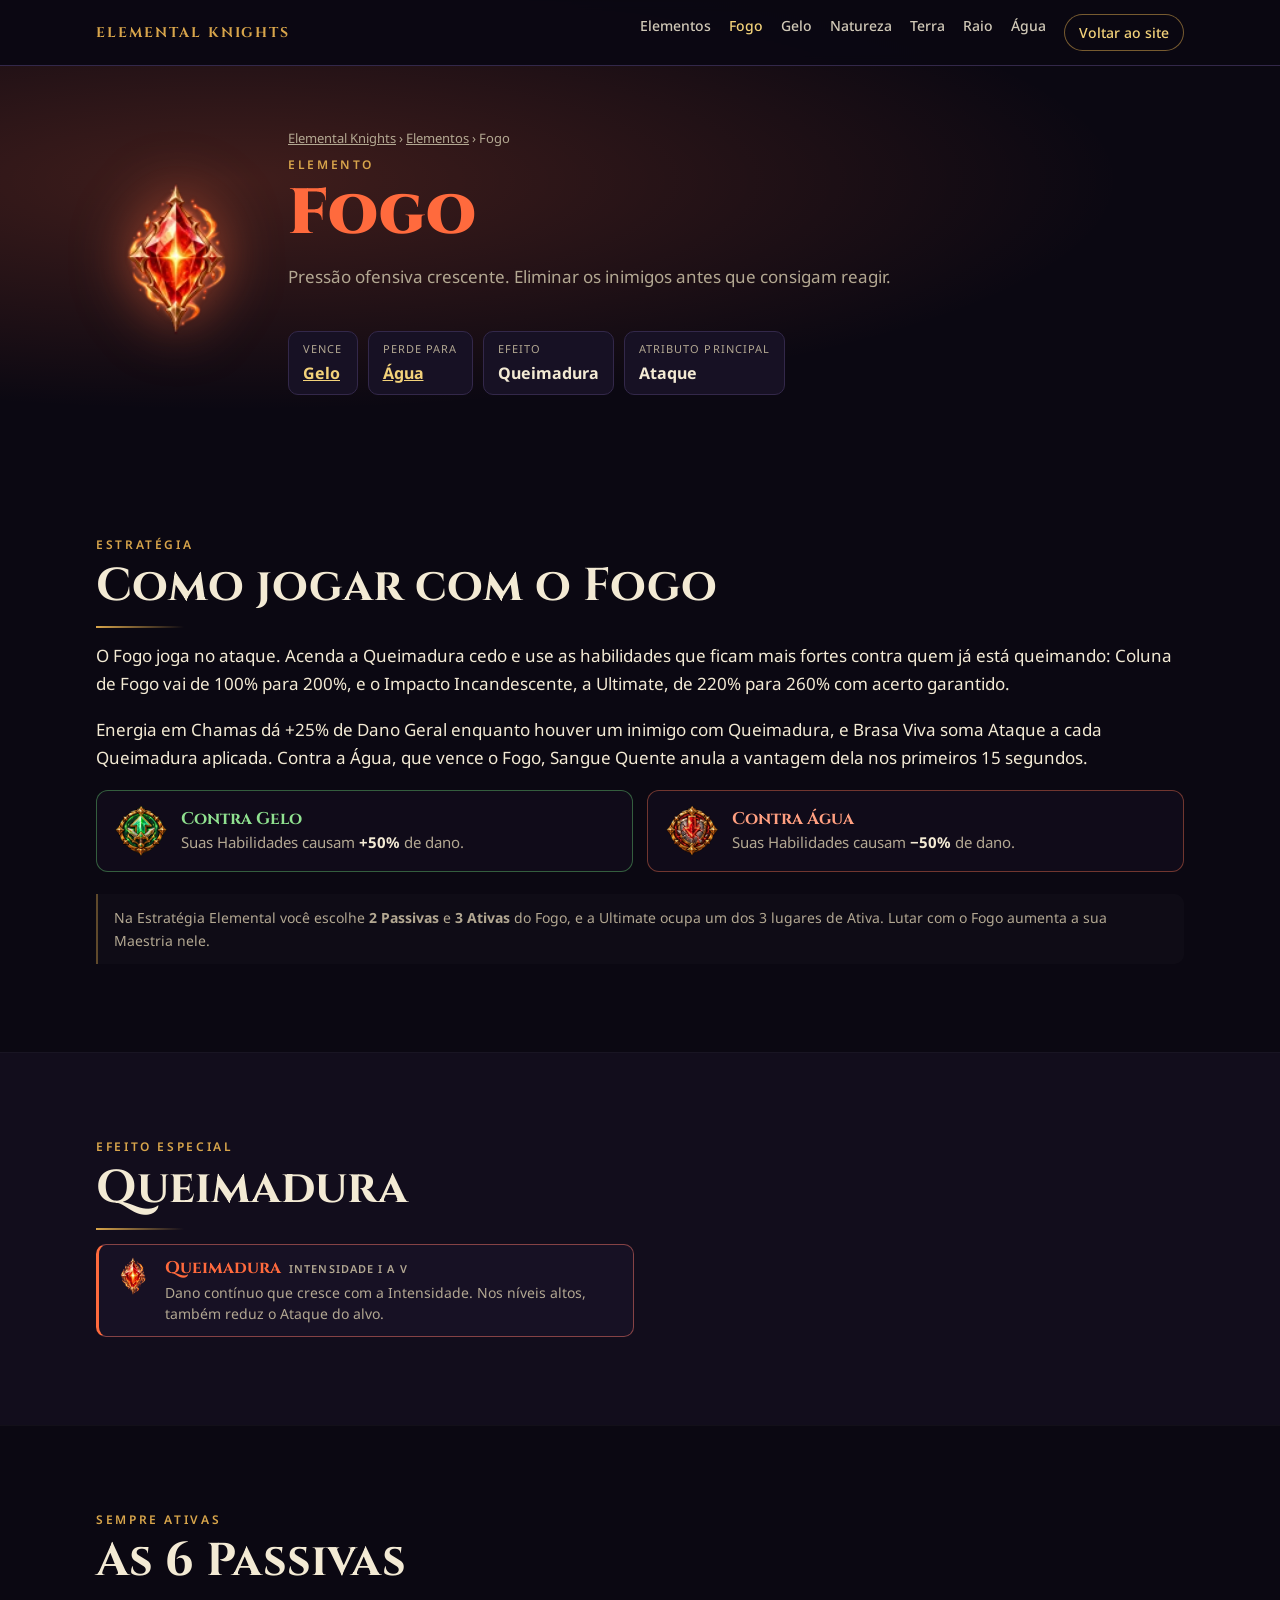
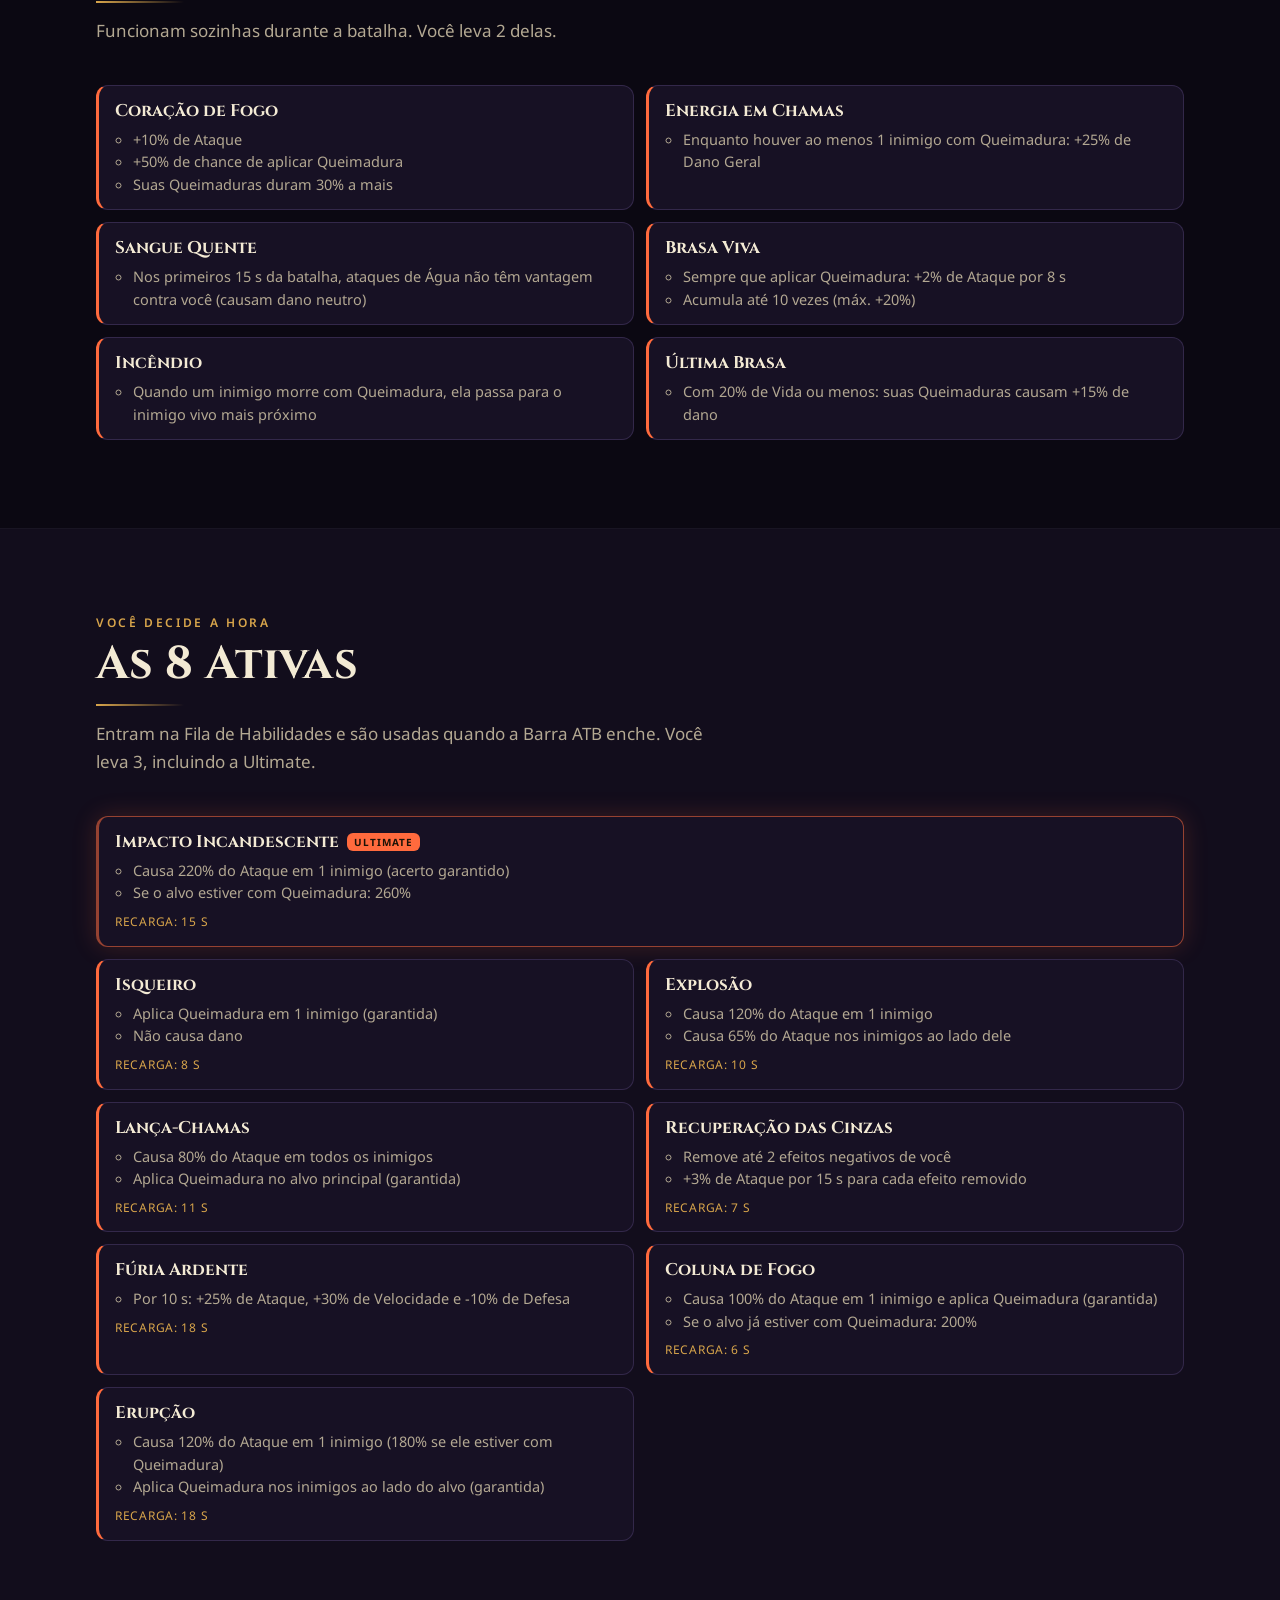
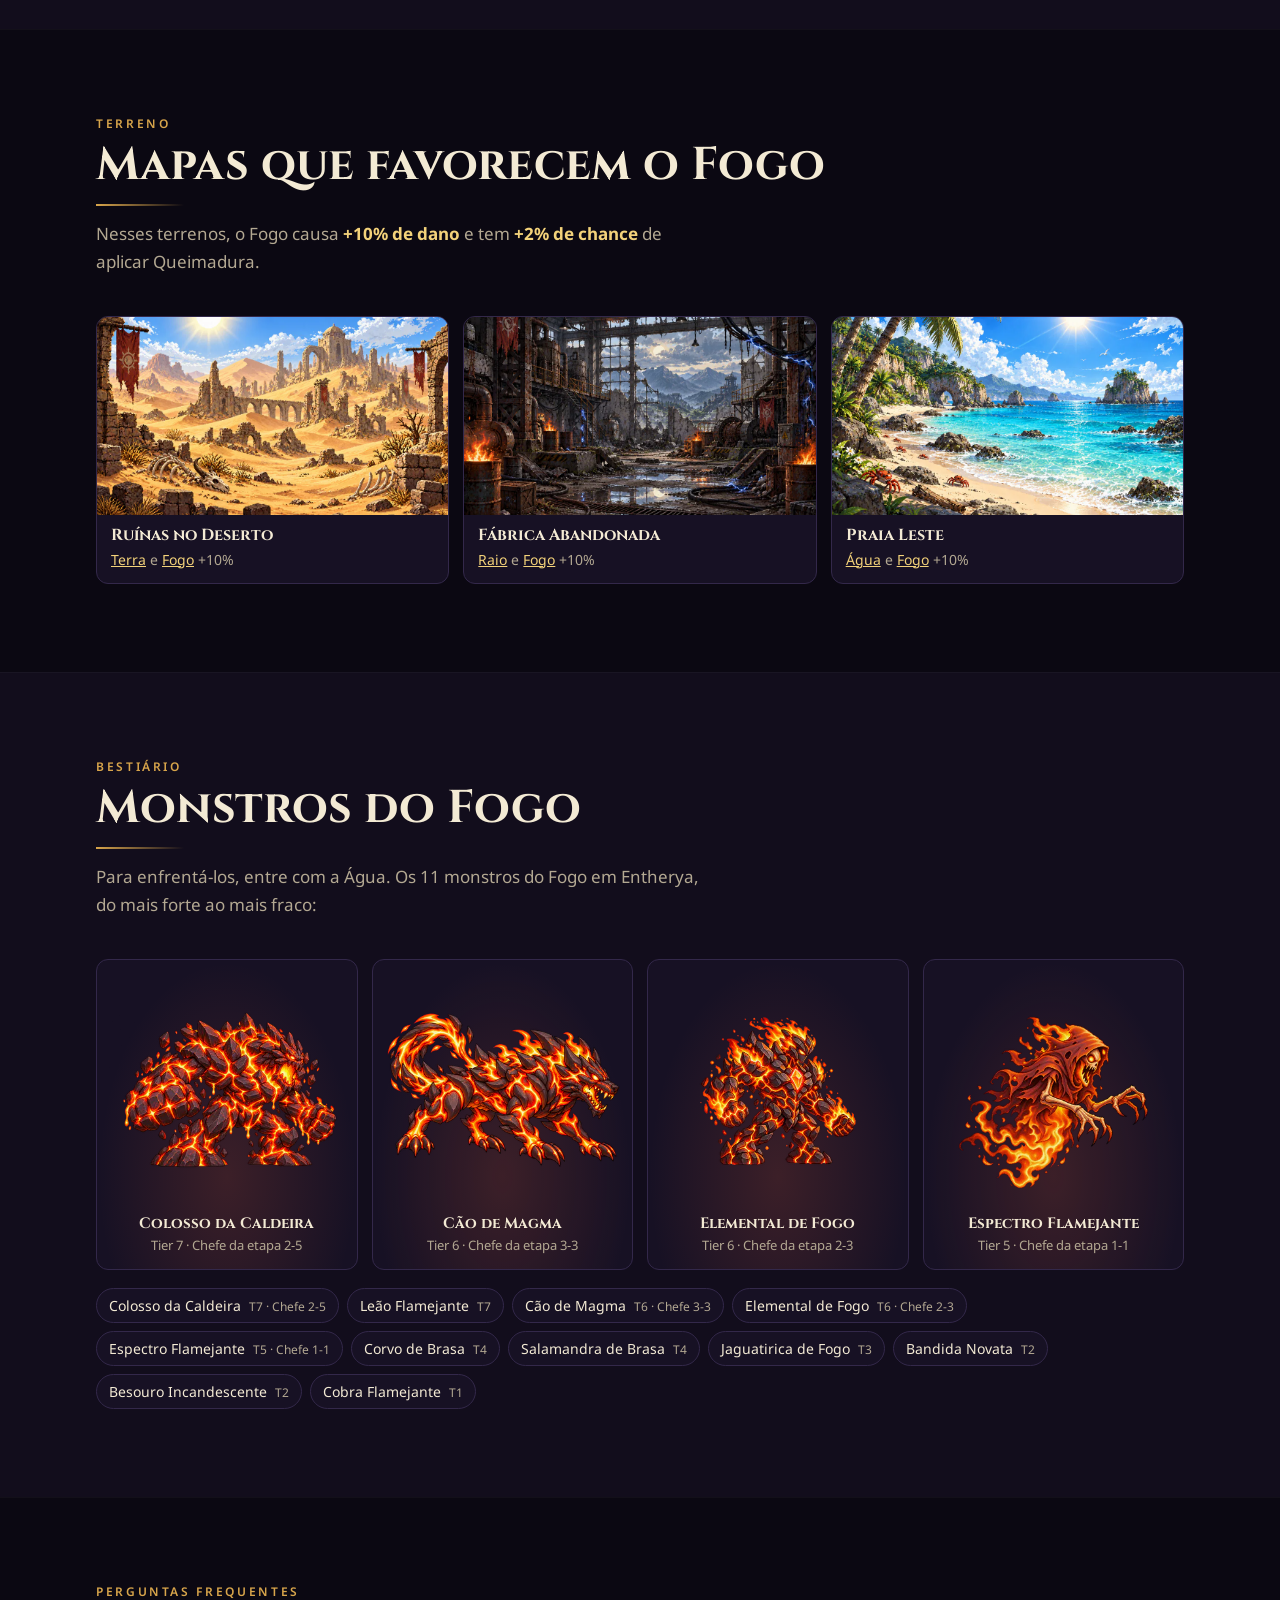
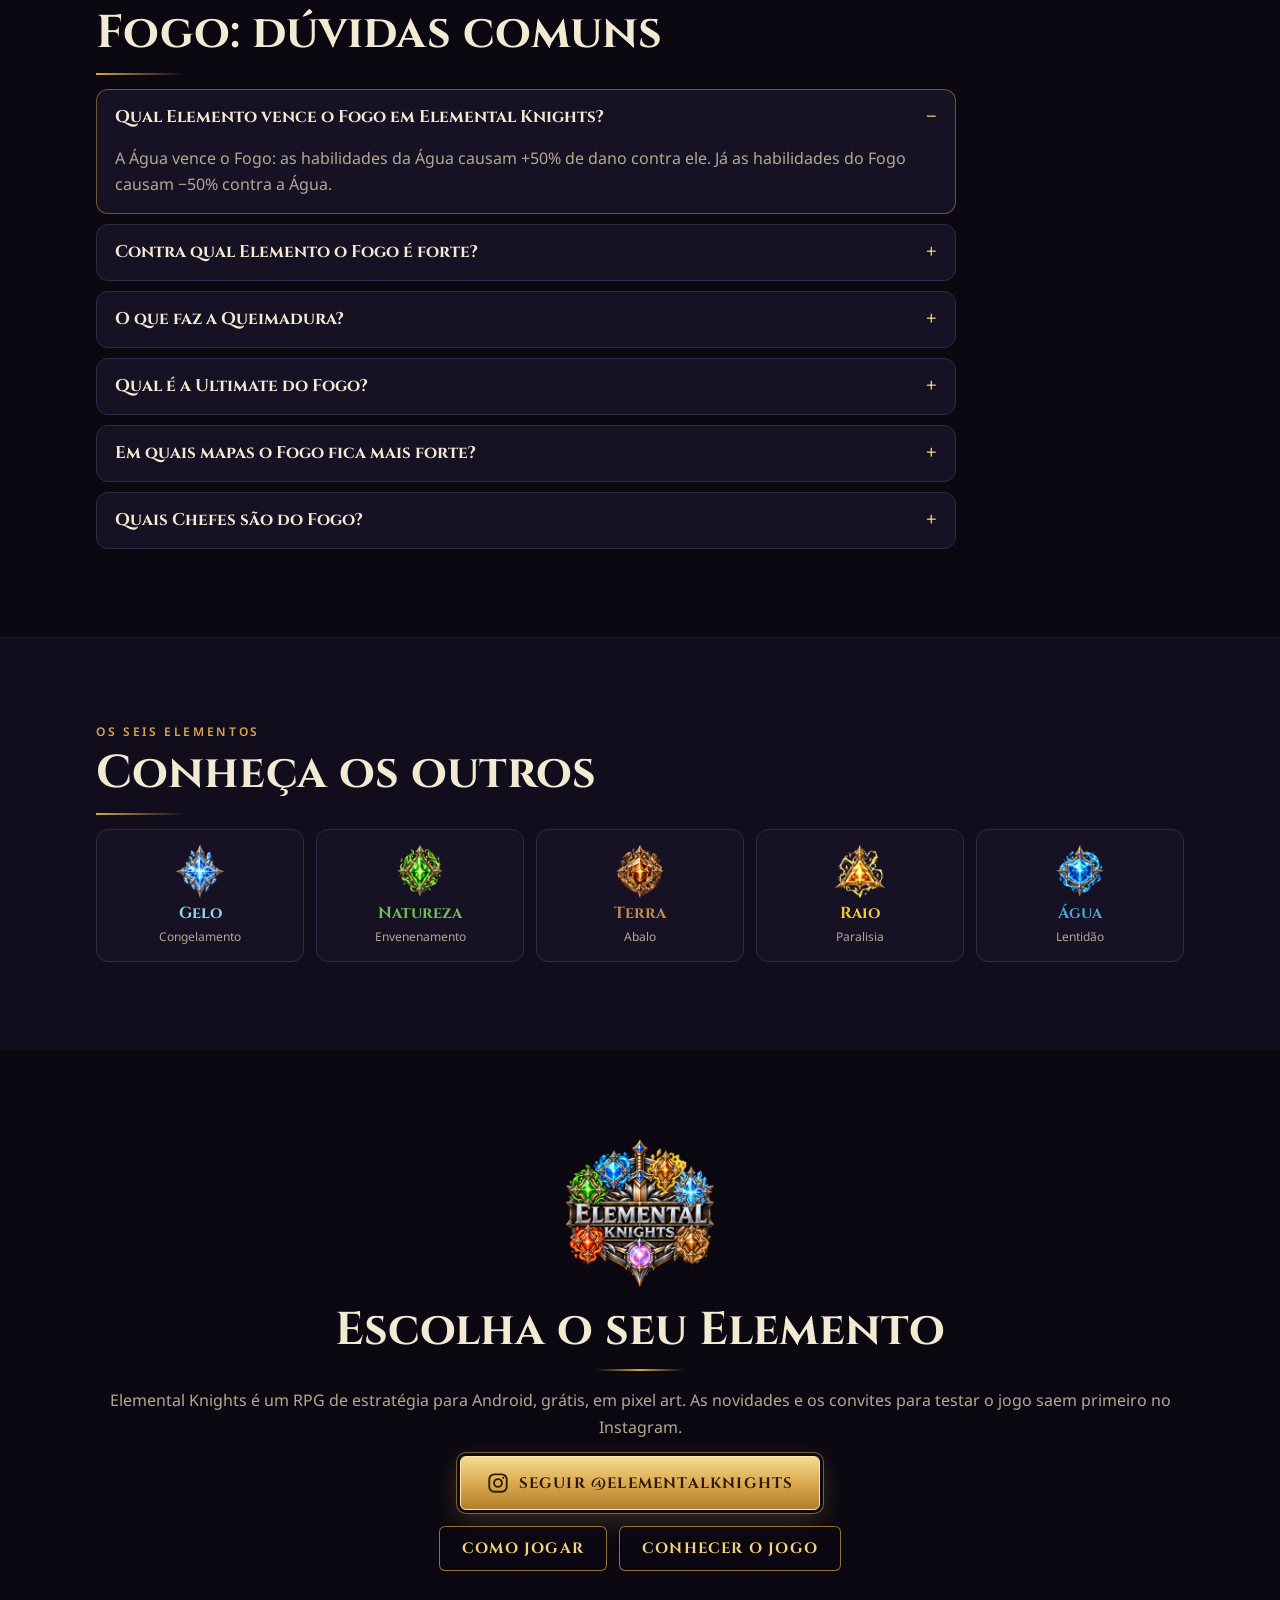
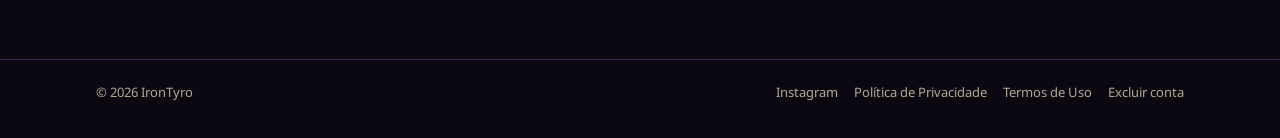
<file: elementos/fogo.html>
<!doctype html>
<html lang="pt-BR">
<head>
<meta charset="utf-8">
<meta name="viewport" content="width=device-width, initial-scale=1">
<title>Fogo em Elemental Knights — habilidades, Queimadura e estratégia</title>
<meta name="description" content="Tudo sobre o Fogo em Elemental Knights: vence o Gelo, perde para a Água, aplica Queimadura. As 6 Passivas, as 8 Ativas, a Ultimate Impacto Incandescente, mapas e monstros.">
<link rel="canonical" href="https://elementalknights.com.br/elementos/fogo.html">
<meta name="robots" content="index, follow, max-image-preview:large">
<meta property="og:type" content="article">
<meta property="og:site_name" content="Elemental Knights">
<meta property="og:locale" content="pt_BR">
<meta property="og:url" content="https://elementalknights.com.br/elementos/fogo.html">
<meta property="og:title" content="Fogo em Elemental Knights — habilidades, Queimadura e estratégia">
<meta property="og:description" content="Tudo sobre o Fogo em Elemental Knights: vence o Gelo, perde para a Água, aplica Queimadura. As 6 Passivas, as 8 Ativas, a Ultimate Impacto Incandescente, mapas e monstros.">
<meta property="og:image" content="https://elementalknights.com.br/img/og-elemento-fogo.jpg">
<meta property="og:image:width" content="1200">
<meta property="og:image:height" content="630">
<meta name="twitter:card" content="summary_large_image">
<meta name="twitter:image" content="https://elementalknights.com.br/img/og-elemento-fogo.jpg">
<script type="application/ld+json">
[
 {
  "@context": "https://schema.org",
  "@type": "Article",
  "headline": "Fogo em Elemental Knights — habilidades, Queimadura e estratégia",
  "description": "Tudo sobre o Fogo em Elemental Knights: vence o Gelo, perde para a Água, aplica Queimadura. As 6 Passivas, as 8 Ativas, a Ultimate Impacto Incandescente, mapas e monstros.",
  "inLanguage": "pt-BR",
  "image": "https://elementalknights.com.br/img/og-elemento-fogo.jpg",
  "datePublished": "2026-11-04",
  "dateModified": "2026-11-06",
  "mainEntityOfPage": "https://elementalknights.com.br/elementos/fogo.html",
  "author": {
   "@type": "Organization",
   "name": "IronTyro",
   "url": "https://irontyro.github.io/"
  },
  "publisher": {
   "@type": "Organization",
   "name": "IronTyro",
   "logo": {
    "@type": "ImageObject",
    "url": "https://elementalknights.com.br/img/logo.webp"
   }
  },
  "about": {
   "@type": "VideoGame",
   "name": "Elemental Knights",
   "url": "https://elementalknights.com.br/"
  }
 },
 {
  "@context": "https://schema.org",
  "@type": "BreadcrumbList",
  "itemListElement": [
   {
    "@type": "ListItem",
    "position": 1,
    "name": "Elemental Knights",
    "item": "https://elementalknights.com.br/"
   },
   {
    "@type": "ListItem",
    "position": 2,
    "name": "Elementos",
    "item": "https://elementalknights.com.br/elementos/"
   },
   {
    "@type": "ListItem",
    "position": 3,
    "name": "Fogo",
    "item": "https://elementalknights.com.br/elementos/fogo.html"
   }
  ]
 },
 {
  "@context": "https://schema.org",
  "@type": "FAQPage",
  "mainEntity": [
   {
    "@type": "Question",
    "name": "Qual Elemento vence o Fogo em Elemental Knights?",
    "acceptedAnswer": {
     "@type": "Answer",
     "text": "A Água vence o Fogo: as habilidades da Água causam +50% de dano contra ele. Já as habilidades do Fogo causam −50% contra a Água."
    }
   },
   {
    "@type": "Question",
    "name": "Contra qual Elemento o Fogo é forte?",
    "acceptedAnswer": {
     "@type": "Answer",
     "text": "O Fogo vence o Gelo: suas habilidades causam +50% de dano contra inimigos do Gelo."
    }
   },
   {
    "@type": "Question",
    "name": "O que faz a Queimadura?",
    "acceptedAnswer": {
     "@type": "Answer",
     "text": "A Queimadura é o efeito do Fogo, com Intensidade de I a V. Dano contínuo que cresce com a Intensidade. Nos níveis altos, também reduz o Ataque do alvo."
    }
   },
   {
    "@type": "Question",
    "name": "Qual é a Ultimate do Fogo?",
    "acceptedAnswer": {
     "@type": "Answer",
     "text": "Impacto Incandescente: Causa 220% do Ataque em 1 inimigo (acerto garantido); Se o alvo estiver com Queimadura: 260%; Recarga: 15 s."
    }
   },
   {
    "@type": "Question",
    "name": "Em quais mapas o Fogo fica mais forte?",
    "acceptedAnswer": {
     "@type": "Answer",
     "text": "Ruínas no Deserto, Fábrica Abandonada, Praia Leste: nesses terrenos o Fogo causa +10% de dano e tem +2% de chance de aplicar Queimadura."
    }
   },
   {
    "@type": "Question",
    "name": "Quais Chefes são do Fogo?",
    "acceptedAnswer": {
     "@type": "Answer",
     "text": "No Modo História: Espectro Flamejante (etapa 1-1), Elemental de Fogo (etapa 2-3), Colosso da Caldeira (etapa 2-5), Cão de Magma (etapa 3-3)."
    }
   }
  ]
 }
]
</script>
<meta name="theme-color" content="#0b0812">
<link rel="icon" type="image/png" href="../img/favicon.png">
<link rel="preconnect" href="https://fonts.googleapis.com">
<link rel="preconnect" href="https://fonts.gstatic.com" crossorigin>
<link rel="stylesheet" href="https://fonts.googleapis.com/css2?family=Cinzel:wght@600;700;900&family=Noto+Sans:wght@400;500;600;700&display=swap">
<link rel="stylesheet" href="../ek.css?v=9">
</head>
<body class="guide-page el-page" style="--e:#ff6a3d">

<header class="topbar topbar-solid">
  <div class="wrap topbar-in">
    <a class="studio" href="../">Elemental Knights</a>
    <nav aria-label="Elementos">
      <a href="./">Elementos</a>
      <a href="fogo.html" aria-current="page">Fogo</a>
      <a href="gelo.html">Gelo</a>
      <a href="natureza.html">Natureza</a>
      <a href="terra.html">Terra</a>
      <a href="raio.html">Raio</a>
      <a href="agua.html">Água</a>
      <a class="nav-acct" href="../">Voltar ao site</a>
    </nav>
  </div>
</header>

<main>
  <section class="guide-hero el-hero">
    <div class="wrap el-hero-in">
      <img class="el-hero-gem" src="../img/gema_fogo.webp" alt="Gema do Fogo" width="160" height="160">
      <div>
        <p class="crumbs"><a href="../">Elemental Knights</a> › <a href="./">Elementos</a> › Fogo</p>
        <p class="eyebrow">Elemento</p>
        <h1>Fogo</h1>
        <p class="intro">Pressão ofensiva crescente. Eliminar os inimigos antes que consigam reagir.</p>
        <dl class="el-facts">
          <div><dt>Vence</dt><dd><a href="gelo.html">Gelo</a></dd></div>
          <div><dt>Perde para</dt><dd><a href="agua.html">Água</a></dd></div>
          <div><dt>Efeito</dt><dd>Queimadura</dd></div>
          <div><dt>Atributo principal</dt><dd>Ataque</dd></div>
        </dl>
      </div>
    </div>
  </section>

  <section id="estrategia" class="band">
    <div class="wrap">
      <p class="eyebrow">Estratégia</p>
      <h2>Como jogar com o Fogo</h2>
      <p class="lead">O Fogo joga no ataque. Acenda a Queimadura cedo e use as habilidades que ficam mais fortes contra quem já está queimando: Coluna de Fogo vai de 100% para 200%, e o Impacto Incandescente, a Ultimate, de 220% para 260% com acerto garantido.</p>
      <p class="lead">Energia em Chamas dá +25% de Dano Geral enquanto houver um inimigo com Queimadura, e Brasa Viva soma Ataque a cada Queimadura aplicada. Contra a Água, que vence o Fogo, Sangue Quente anula a vantagem dela nos primeiros 15 segundos.</p>
      <div class="matchup">
        <div class="mu mu-up"><img src="../img/icone_ui_vantagem.webp" alt="" width="56" height="56"><p><b>Contra Gelo</b>Suas Habilidades causam <strong>+50%</strong> de dano.</p></div>
        <div class="mu mu-down"><img src="../img/icone_ui_desvantagem.webp" alt="" width="56" height="56"><p><b>Contra Água</b>Suas Habilidades causam <strong>−50%</strong> de dano.</p></div>
      </div>
      <p class="note">Na Estratégia Elemental você escolhe <b>2 Passivas</b> e <b>3 Ativas</b> do Fogo, e a Ultimate ocupa um dos 3 lugares de Ativa. Lutar com o Fogo aumenta a sua Maestria nele.</p>
    </div>
  </section>

  <section id="efeito" class="band band-alt">
    <div class="wrap">
      <p class="eyebrow">Efeito especial</p>
      <h2>Queimadura</h2>
      <ul class="status">
        <li style="--e:#ff6a3d"><img src="../img/gema_fogo.webp" alt="" width="40" height="40"><div><h3>Queimadura <span>Intensidade I a V</span></h3><p>Dano contínuo que cresce com a Intensidade. Nos níveis altos, também reduz o Ataque do alvo.</p></div></li>
      </ul>
    </div>
  </section>

  <section id="passivas" class="band">
    <div class="wrap">
      <p class="eyebrow">Sempre ativas</p>
      <h2>As 6 Passivas</h2>
      <p class="intro">Funcionam sozinhas durante a batalha. Você leva 2 delas.</p>
      <ul class="skills">
          <li class="sk">
            <h4>Coração de Fogo</h4>
            <ul><li>+10% de Ataque</li><li>+50% de chance de aplicar Queimadura</li><li>Suas Queimaduras duram 30% a mais</li></ul>
          </li>
          <li class="sk">
            <h4>Energia em Chamas</h4>
            <ul><li>Enquanto houver ao menos 1 inimigo com Queimadura: +25% de Dano Geral</li></ul>
          </li>
          <li class="sk">
            <h4>Sangue Quente</h4>
            <ul><li>Nos primeiros 15 s da batalha, ataques de Água não têm vantagem contra você (causam dano neutro)</li></ul>
          </li>
          <li class="sk">
            <h4>Brasa Viva</h4>
            <ul><li>Sempre que aplicar Queimadura: +2% de Ataque por 8 s</li><li>Acumula até 10 vezes (máx. +20%)</li></ul>
          </li>
          <li class="sk">
            <h4>Incêndio</h4>
            <ul><li>Quando um inimigo morre com Queimadura, ela passa para o inimigo vivo mais próximo</li></ul>
          </li>
          <li class="sk">
            <h4>Última Brasa</h4>
            <ul><li>Com 20% de Vida ou menos: suas Queimaduras causam +15% de dano</li></ul>
          </li>
      </ul>
    </div>
  </section>

  <section id="ativas" class="band band-alt">
    <div class="wrap">
      <p class="eyebrow">Você decide a hora</p>
      <h2>As 8 Ativas</h2>
      <p class="intro">Entram na Fila de Habilidades e são usadas quando a Barra ATB enche. Você leva 3, incluindo a Ultimate.</p>
      <ul class="skills">
          <li class="sk sk-ult">
            <h4>Impacto Incandescente <span class="sk-tag">Ultimate</span></h4>
            <ul><li>Causa 220% do Ataque em 1 inimigo (acerto garantido)</li><li>Se o alvo estiver com Queimadura: 260%</li></ul>
            <p class="sk-cd">Recarga: 15 s</p>
          </li>
          <li class="sk">
            <h4>Isqueiro</h4>
            <ul><li>Aplica Queimadura em 1 inimigo (garantida)</li><li>Não causa dano</li></ul>
            <p class="sk-cd">Recarga: 8 s</p>
          </li>
          <li class="sk">
            <h4>Explosão</h4>
            <ul><li>Causa 120% do Ataque em 1 inimigo</li><li>Causa 65% do Ataque nos inimigos ao lado dele</li></ul>
            <p class="sk-cd">Recarga: 10 s</p>
          </li>
          <li class="sk">
            <h4>Lança-Chamas</h4>
            <ul><li>Causa 80% do Ataque em todos os inimigos</li><li>Aplica Queimadura no alvo principal (garantida)</li></ul>
            <p class="sk-cd">Recarga: 11 s</p>
          </li>
          <li class="sk">
            <h4>Recuperação das Cinzas</h4>
            <ul><li>Remove até 2 efeitos negativos de você</li><li>+3% de Ataque por 15 s para cada efeito removido</li></ul>
            <p class="sk-cd">Recarga: 7 s</p>
          </li>
          <li class="sk">
            <h4>Fúria Ardente</h4>
            <ul><li>Por 10 s: +25% de Ataque, +30% de Velocidade e -10% de Defesa</li></ul>
            <p class="sk-cd">Recarga: 18 s</p>
          </li>
          <li class="sk">
            <h4>Coluna de Fogo</h4>
            <ul><li>Causa 100% do Ataque em 1 inimigo e aplica Queimadura (garantida)</li><li>Se o alvo já estiver com Queimadura: 200%</li></ul>
            <p class="sk-cd">Recarga: 6 s</p>
          </li>
          <li class="sk">
            <h4>Erupção</h4>
            <ul><li>Causa 120% do Ataque em 1 inimigo (180% se ele estiver com Queimadura)</li><li>Aplica Queimadura nos inimigos ao lado do alvo (garantida)</li></ul>
            <p class="sk-cd">Recarga: 18 s</p>
          </li>
      </ul>
    </div>
  </section>

  <section id="mapas" class="band">
    <div class="wrap">
      <p class="eyebrow">Terreno</p>
      <h2>Mapas que favorecem o Fogo</h2>
      <p class="intro">Nesses terrenos, o Fogo causa <b>+10% de dano</b> e tem <b>+2% de chance</b> de aplicar Queimadura.</p>
      <ul class="el-maps">
        <li><img src="../img/mapa_ruinasdeserto.webp" alt="Mapa Ruínas no Deserto" loading="lazy" width="480" height="270"><div><h3>Ruínas no Deserto</h3><p><a href="terra.html">Terra</a> e <a href="fogo.html">Fogo</a> +10%</p></div></li>
        <li><img src="../img/mapa_fabricaabandonada.webp" alt="Mapa Fábrica Abandonada" loading="lazy" width="480" height="270"><div><h3>Fábrica Abandonada</h3><p><a href="raio.html">Raio</a> e <a href="fogo.html">Fogo</a> +10%</p></div></li>
        <li><img src="../img/mapa_praialeste.webp" alt="Mapa Praia Leste" loading="lazy" width="480" height="270"><div><h3>Praia Leste</h3><p><a href="agua.html">Água</a> e <a href="fogo.html">Fogo</a> +10%</p></div></li>
      </ul>
    </div>
  </section>

  <section id="monstros" class="band band-alt">
    <div class="wrap">
      <p class="eyebrow">Bestiário</p>
      <h2>Monstros do Fogo</h2>
      <p class="intro">Para enfrentá-los, entre com a Água. Os 11 monstros do Fogo em Entherya, do mais forte ao mais fraco:</p>
      <ul class="el-mons">
        <li><img src="../img/monstros/colossocaldeira.webp" alt="Colosso da Caldeira, monstro do Fogo" loading="lazy" width="360" height="330"><h3>Colosso da Caldeira</h3><p>Tier 7 · Chefe da etapa 2-5</p></li>
        <li><img src="../img/monstros/caomagma.webp" alt="Cão de Magma, monstro do Fogo" loading="lazy" width="360" height="330"><h3>Cão de Magma</h3><p>Tier 6 · Chefe da etapa 3-3</p></li>
        <li><img src="../img/monstros/elementalfogo.webp" alt="Elemental de Fogo, monstro do Fogo" loading="lazy" width="360" height="330"><h3>Elemental de Fogo</h3><p>Tier 6 · Chefe da etapa 2-3</p></li>
        <li><img src="../img/monstros/espectrofogo.webp" alt="Espectro Flamejante, monstro do Fogo" loading="lazy" width="360" height="330"><h3>Espectro Flamejante</h3><p>Tier 5 · Chefe da etapa 1-1</p></li>
      </ul>
      <ul class="chips">
        <li>Colosso da Caldeira <span>T7 · Chefe 2-5</span></li>
        <li>Leão Flamejante <span>T7</span></li>
        <li>Cão de Magma <span>T6 · Chefe 3-3</span></li>
        <li>Elemental de Fogo <span>T6 · Chefe 2-3</span></li>
        <li>Espectro Flamejante <span>T5 · Chefe 1-1</span></li>
        <li>Corvo de Brasa <span>T4</span></li>
        <li>Salamandra de Brasa <span>T4</span></li>
        <li>Jaguatirica de Fogo <span>T3</span></li>
        <li>Bandida Novata <span>T2</span></li>
        <li>Besouro Incandescente <span>T2</span></li>
        <li>Cobra Flamejante <span>T1</span></li>
      </ul>
    </div>
  </section>

  <section id="perguntas" class="band">
    <div class="wrap">
      <p class="eyebrow">Perguntas frequentes</p>
      <h2>Fogo: dúvidas comuns</h2>
      <div class="faq">
        <details class="qa" open><summary>Qual Elemento vence o Fogo em Elemental Knights?</summary><p>A Água vence o Fogo: as habilidades da Água causam +50% de dano contra ele. Já as habilidades do Fogo causam −50% contra a Água.</p></details>
        <details class="qa"><summary>Contra qual Elemento o Fogo é forte?</summary><p>O Fogo vence o Gelo: suas habilidades causam +50% de dano contra inimigos do Gelo.</p></details>
        <details class="qa"><summary>O que faz a Queimadura?</summary><p>A Queimadura é o efeito do Fogo, com Intensidade de I a V. Dano contínuo que cresce com a Intensidade. Nos níveis altos, também reduz o Ataque do alvo.</p></details>
        <details class="qa"><summary>Qual é a Ultimate do Fogo?</summary><p>Impacto Incandescente: Causa 220% do Ataque em 1 inimigo (acerto garantido); Se o alvo estiver com Queimadura: 260%; Recarga: 15 s.</p></details>
        <details class="qa"><summary>Em quais mapas o Fogo fica mais forte?</summary><p>Ruínas no Deserto, Fábrica Abandonada, Praia Leste: nesses terrenos o Fogo causa +10% de dano e tem +2% de chance de aplicar Queimadura.</p></details>
        <details class="qa"><summary>Quais Chefes são do Fogo?</summary><p>No Modo História: Espectro Flamejante (etapa 1-1), Elemental de Fogo (etapa 2-3), Colosso da Caldeira (etapa 2-5), Cão de Magma (etapa 3-3).</p></details>
      </div>
    </div>
  </section>

  <section class="band band-alt">
    <div class="wrap">
      <p class="eyebrow">Os seis Elementos</p>
      <h2>Conheça os outros</h2>
      <ul class="el-nav">
        <li style="--e:#8fd9e8"><a href="gelo.html"><img src="../img/gema_gelo.webp" alt="" width="56" height="56" loading="lazy"><span>Gelo</span><small>Congelamento</small></a></li>
        <li style="--e:#6fbf55"><a href="natureza.html"><img src="../img/gema_natureza.webp" alt="" width="56" height="56" loading="lazy"><span>Natureza</span><small>Envenenamento</small></a></li>
        <li style="--e:#c08a4a"><a href="terra.html"><img src="../img/gema_terra.webp" alt="" width="56" height="56" loading="lazy"><span>Terra</span><small>Abalo</small></a></li>
        <li style="--e:#f0c93d"><a href="raio.html"><img src="../img/gema_raio.webp" alt="" width="56" height="56" loading="lazy"><span>Raio</span><small>Paralisia</small></a></li>
        <li style="--e:#4aa3cf"><a href="agua.html"><img src="../img/gema_agua.webp" alt="" width="56" height="56" loading="lazy"><span>Água</span><small>Lentidão</small></a></li>
      </ul>
    </div>
  </section>

  <section class="band band-last">
    <div class="wrap closing">
      <img src="../img/logo.webp" alt="" class="closing-logo" loading="lazy" width="300" height="150">
      <h2>Escolha o seu Elemento</h2>
      <p>Elemental Knights é um RPG de estratégia para Android, grátis, em pixel art. As novidades e os convites para testar o jogo saem primeiro no Instagram.</p>
      <p><a class="cta cta-ig" href="https://www.instagram.com/elementalknights/" target="_blank" rel="noopener"><svg class="ig" viewBox="0 0 24 24" aria-hidden="true"><rect x="2.5" y="2.5" width="19" height="19" rx="5.5"/><circle cx="12" cy="12" r="4.3"/><circle cx="17.6" cy="6.4" r="1.2" class="dot"/></svg><span>Seguir @elementalknights</span></a></p>
      <p class="el-more"><a class="cta-ghost" href="../como-jogar.html">Como jogar</a> <a class="cta-ghost" href="../">Conhecer o jogo</a></p>
    </div>
  </section>
</main>

<footer class="foot">
  <div class="wrap foot-in">
    <span>© 2026 IronTyro</span>
    <nav aria-label="Documentos">
      <a href="https://www.instagram.com/elementalknights/">Instagram</a>
      <a href="https://irontyro.github.io/privacidade.html">Política de Privacidade</a>
      <a href="https://irontyro.github.io/termos.html">Termos de Uso</a>
      <a href="https://irontyro.github.io/excluir-conta.html">Excluir conta</a>
    </nav>
  </div>
</footer>

</body>
</html>
</file>
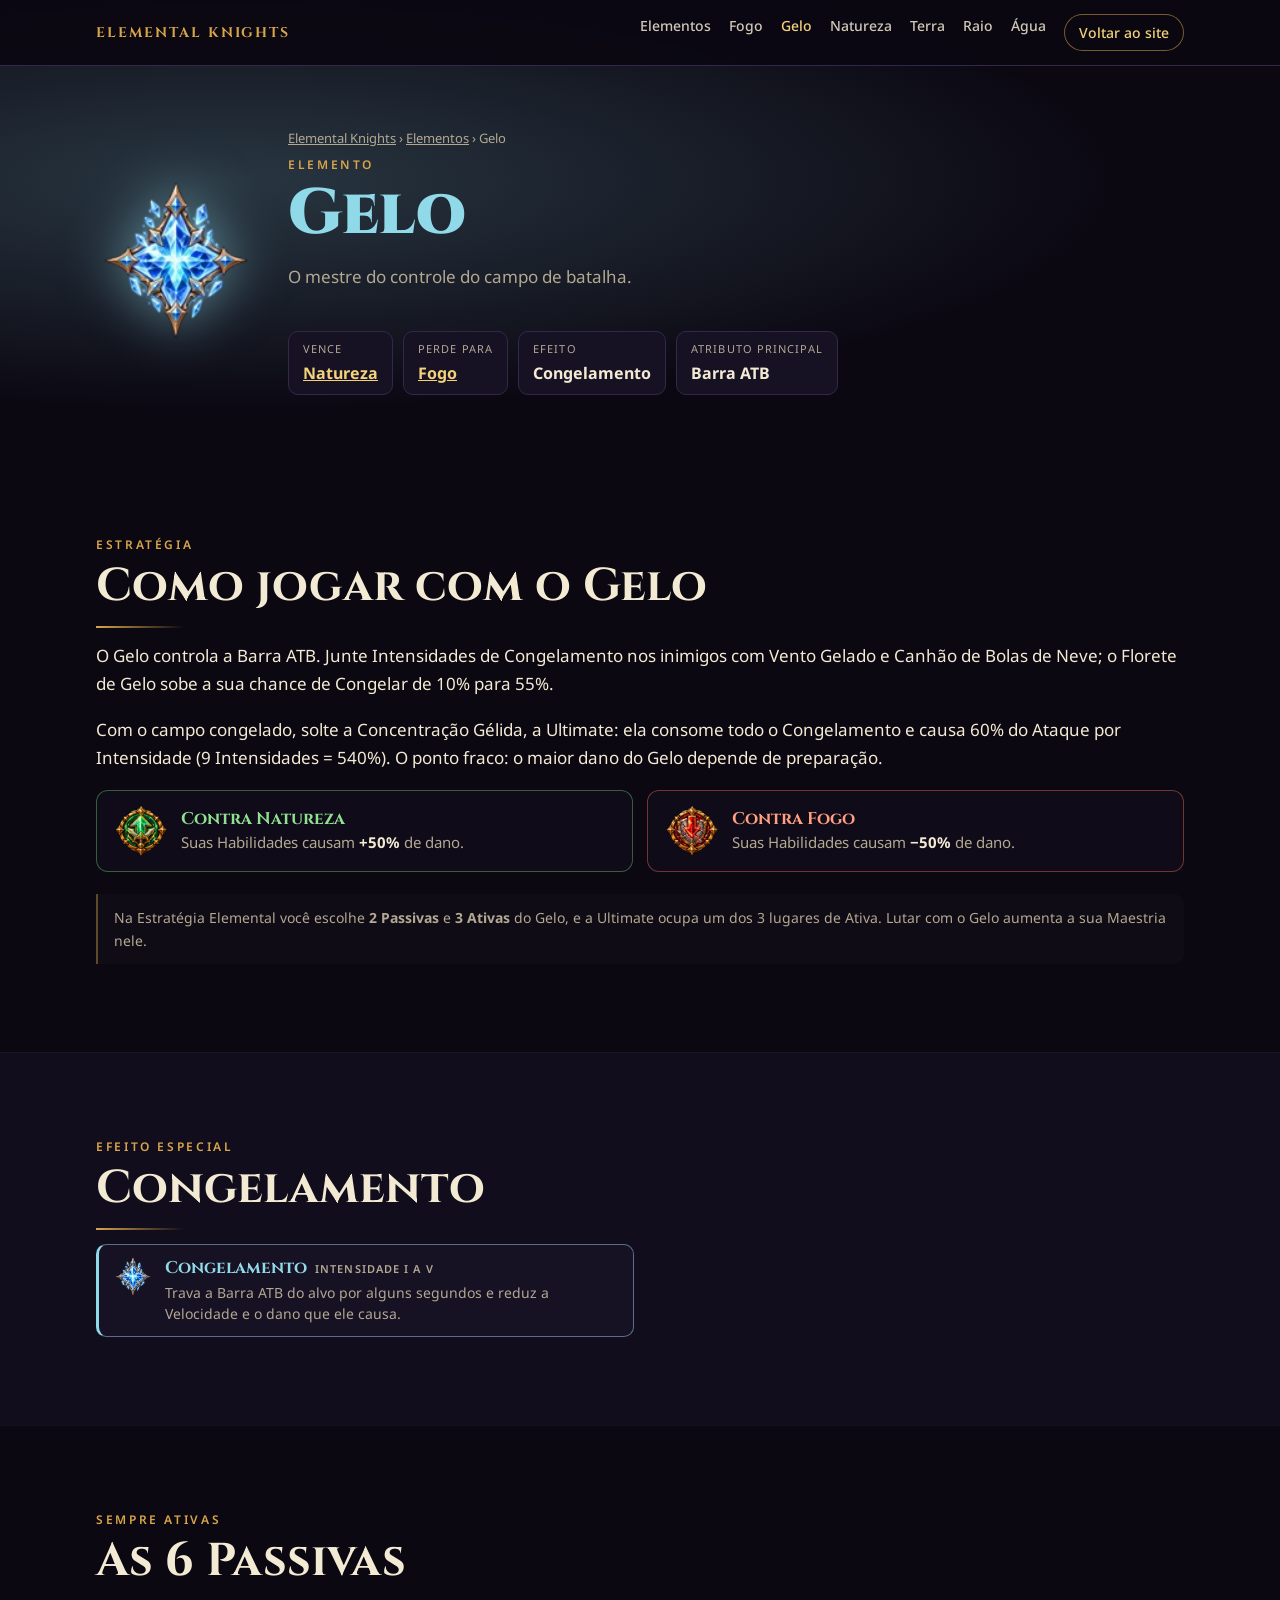
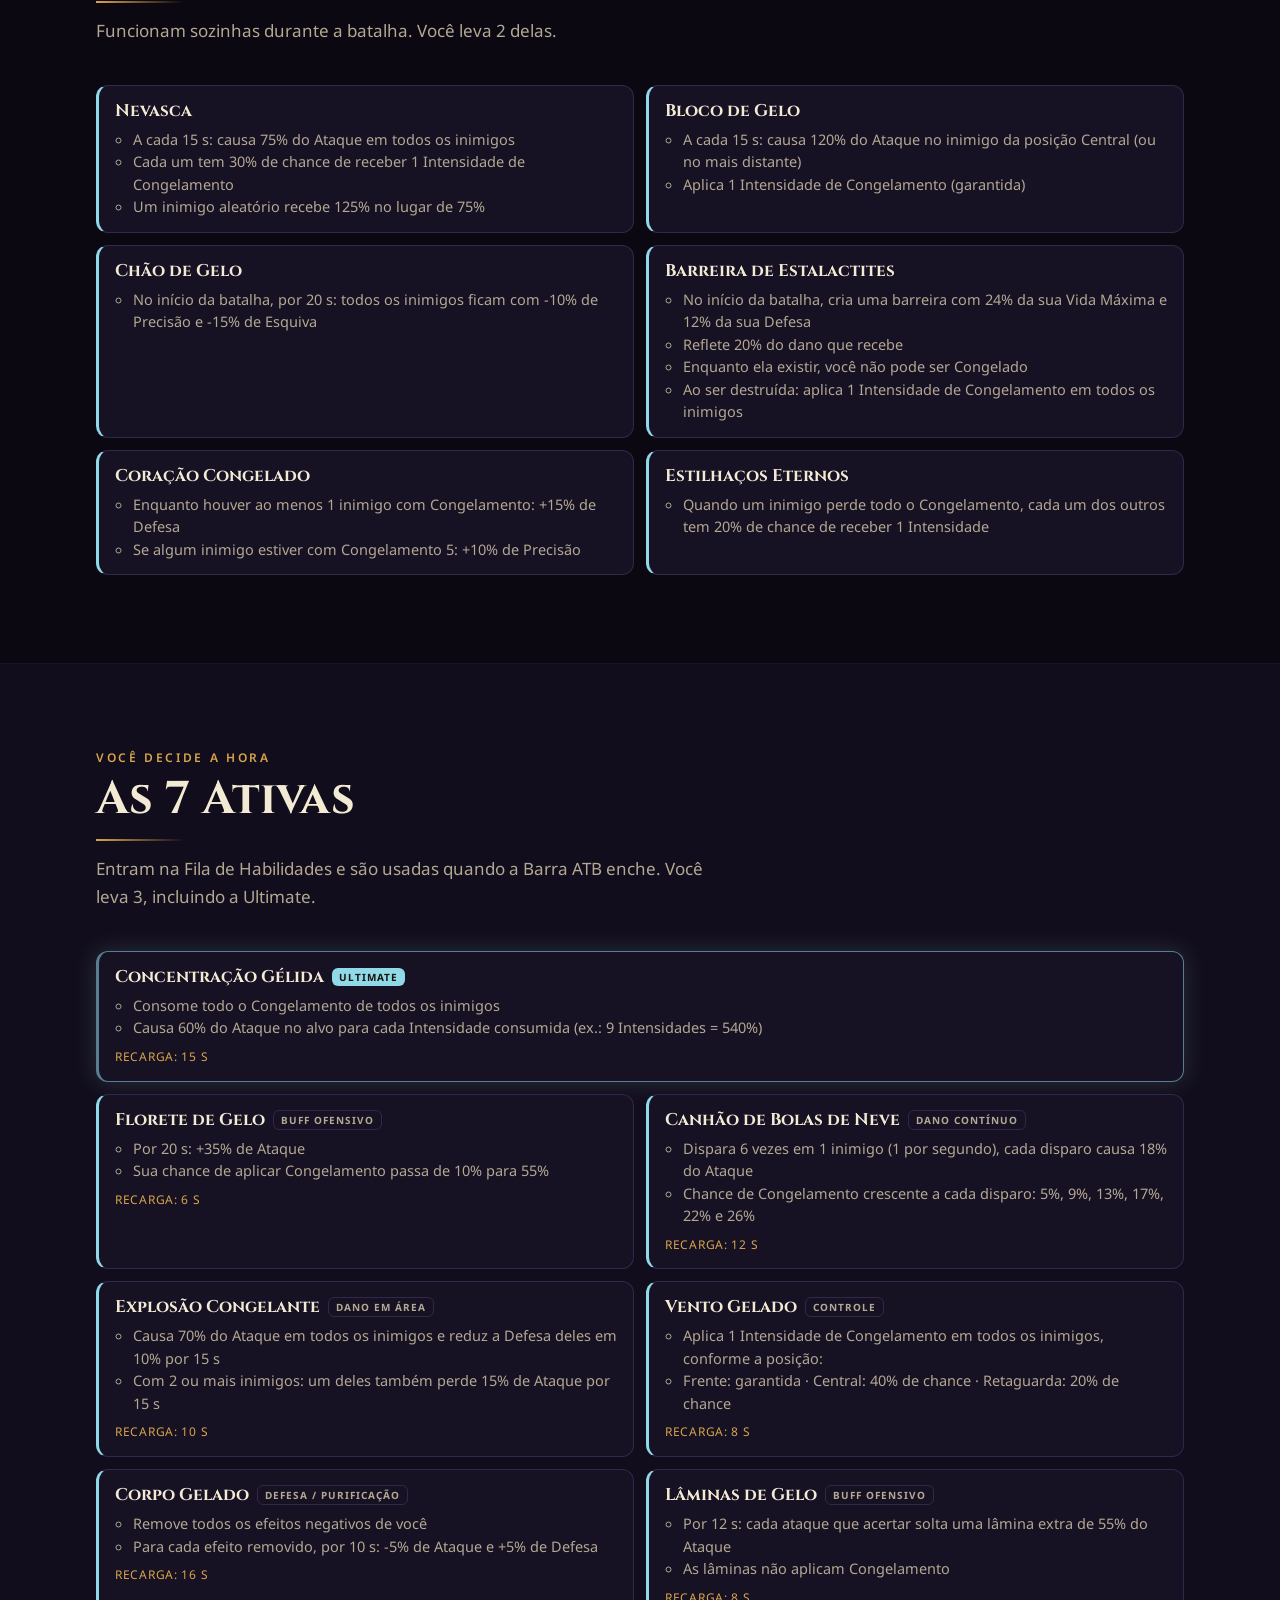
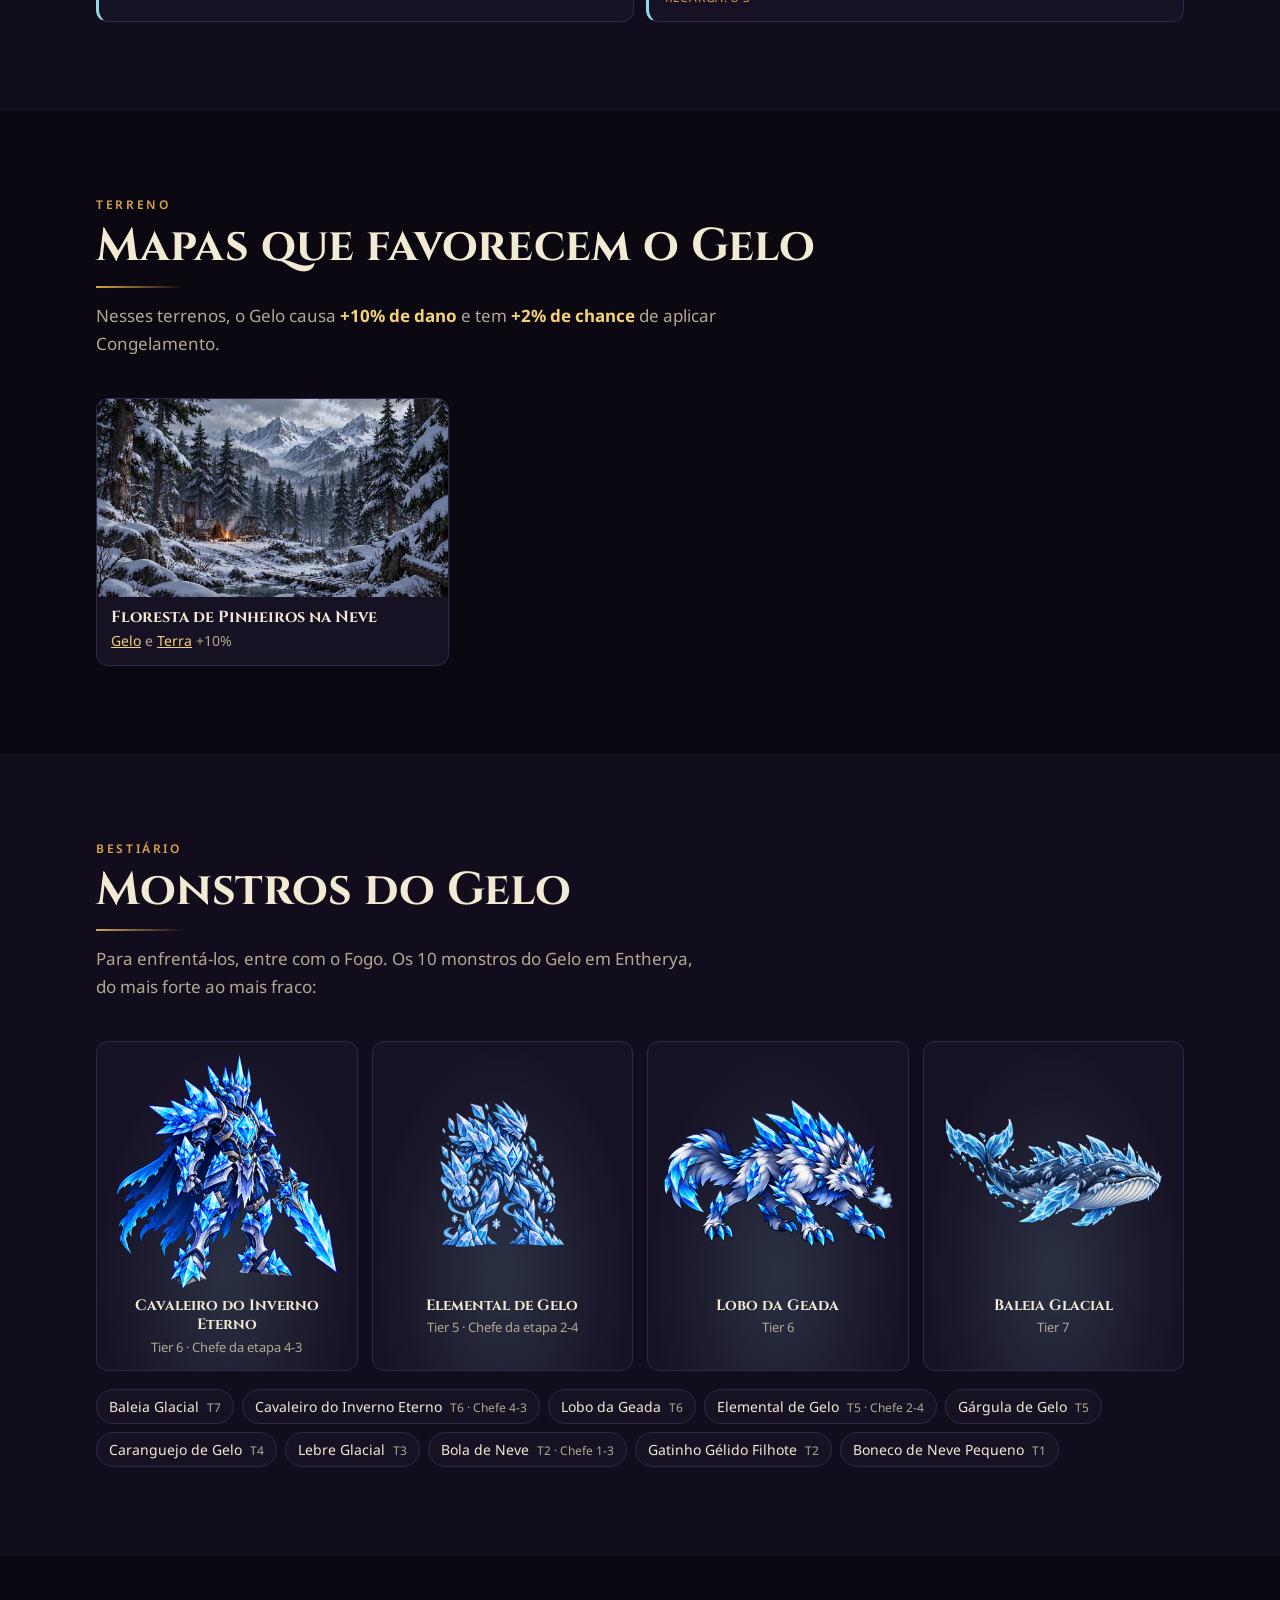
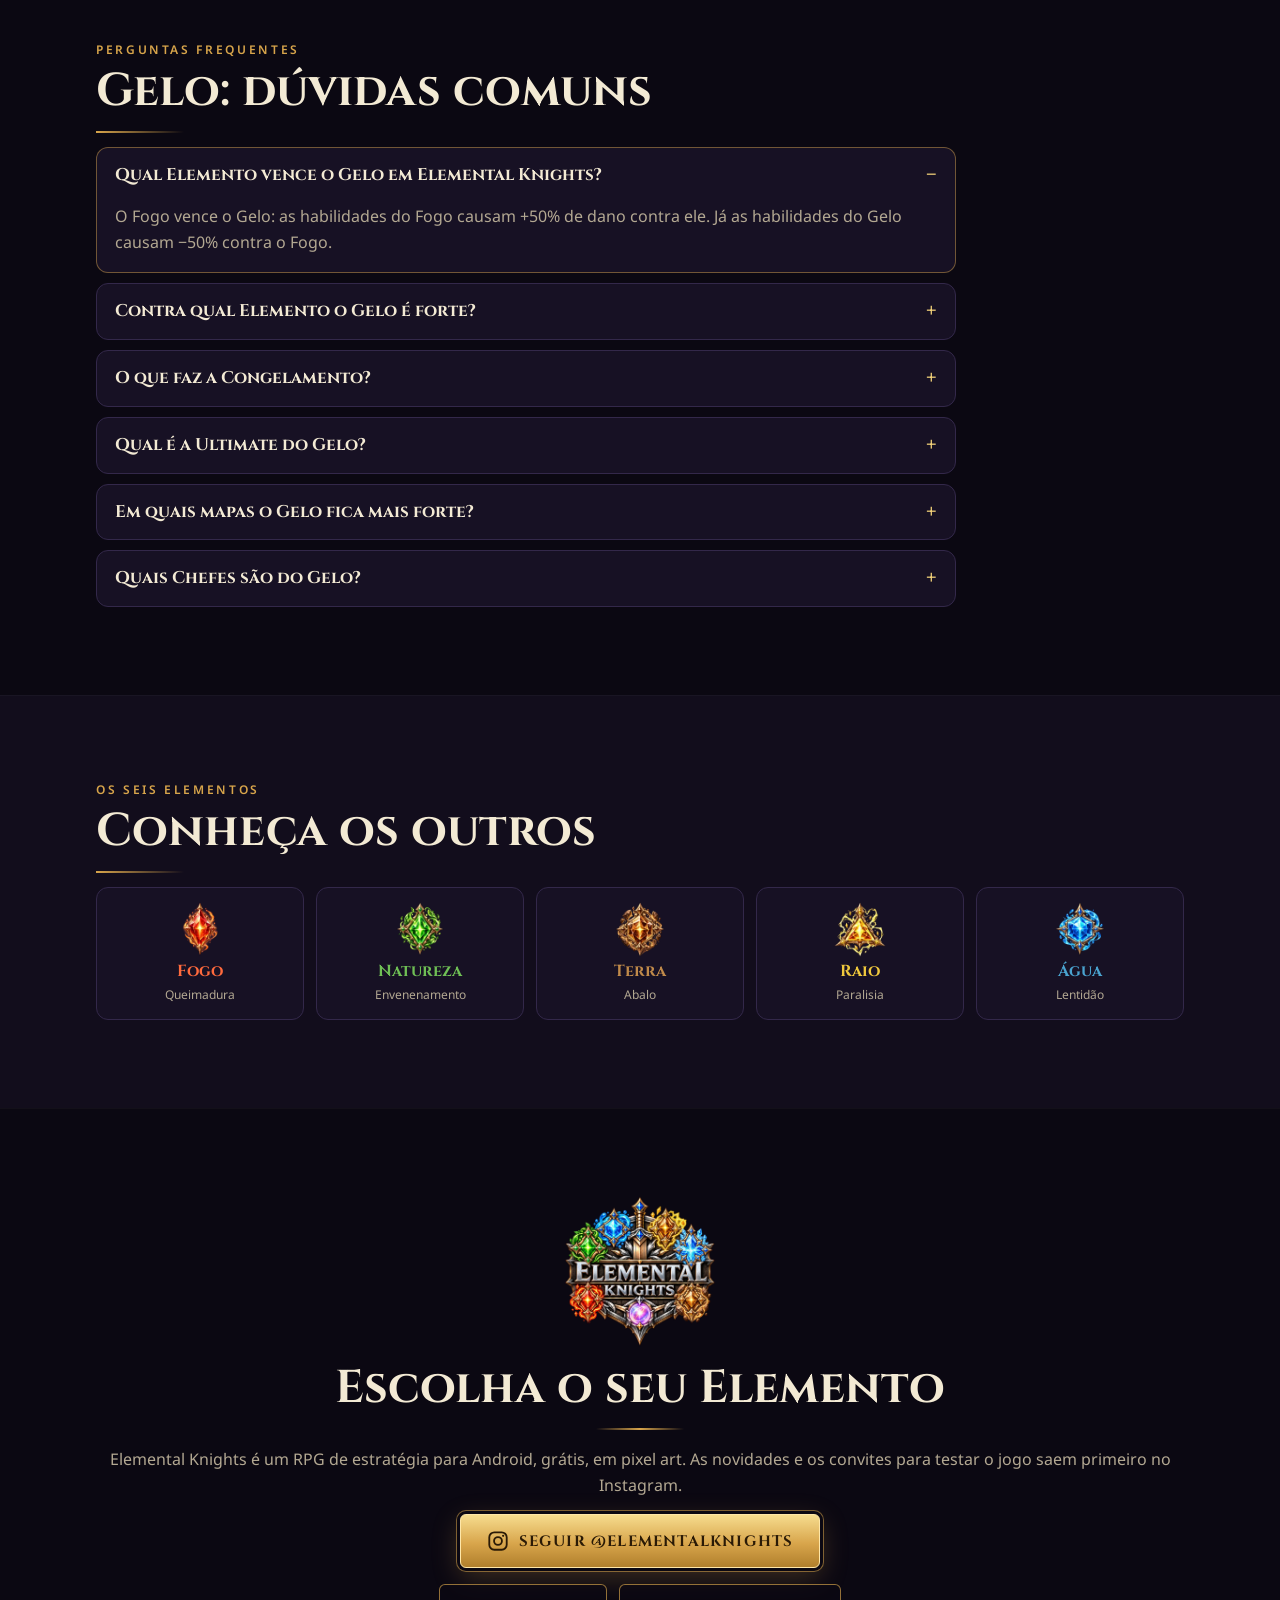
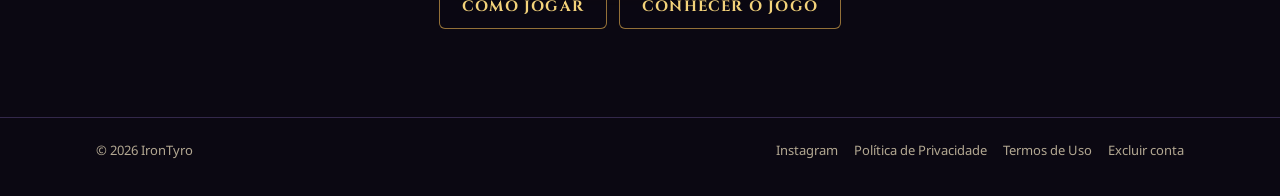
<file: elementos/gelo.html>
<!doctype html>
<html lang="pt-BR">
<head>
<meta charset="utf-8">
<meta name="viewport" content="width=device-width, initial-scale=1">
<title>Gelo em Elemental Knights — habilidades, Congelamento e estratégia</title>
<meta name="description" content="Tudo sobre o Gelo em Elemental Knights: vence a Natureza, perde para o Fogo, aplica Congelamento. As 6 Passivas, as 7 Ativas, a Ultimate Concentração Gélida, mapas e monstros.">
<link rel="canonical" href="https://elementalknights.com.br/elementos/gelo.html">
<meta name="robots" content="index, follow, max-image-preview:large">
<meta property="og:type" content="article">
<meta property="og:site_name" content="Elemental Knights">
<meta property="og:locale" content="pt_BR">
<meta property="og:url" content="https://elementalknights.com.br/elementos/gelo.html">
<meta property="og:title" content="Gelo em Elemental Knights — habilidades, Congelamento e estratégia">
<meta property="og:description" content="Tudo sobre o Gelo em Elemental Knights: vence a Natureza, perde para o Fogo, aplica Congelamento. As 6 Passivas, as 7 Ativas, a Ultimate Concentração Gélida, mapas e monstros.">
<meta property="og:image" content="https://elementalknights.com.br/img/og-elemento-gelo.jpg">
<meta property="og:image:width" content="1200">
<meta property="og:image:height" content="630">
<meta name="twitter:card" content="summary_large_image">
<meta name="twitter:image" content="https://elementalknights.com.br/img/og-elemento-gelo.jpg">
<script type="application/ld+json">
[
 {
  "@context": "https://schema.org",
  "@type": "Article",
  "headline": "Gelo em Elemental Knights — habilidades, Congelamento e estratégia",
  "description": "Tudo sobre o Gelo em Elemental Knights: vence a Natureza, perde para o Fogo, aplica Congelamento. As 6 Passivas, as 7 Ativas, a Ultimate Concentração Gélida, mapas e monstros.",
  "inLanguage": "pt-BR",
  "image": "https://elementalknights.com.br/img/og-elemento-gelo.jpg",
  "datePublished": "2026-11-04",
  "dateModified": "2026-11-06",
  "mainEntityOfPage": "https://elementalknights.com.br/elementos/gelo.html",
  "author": {
   "@type": "Organization",
   "name": "IronTyro",
   "url": "https://irontyro.github.io/"
  },
  "publisher": {
   "@type": "Organization",
   "name": "IronTyro",
   "logo": {
    "@type": "ImageObject",
    "url": "https://elementalknights.com.br/img/logo.webp"
   }
  },
  "about": {
   "@type": "VideoGame",
   "name": "Elemental Knights",
   "url": "https://elementalknights.com.br/"
  }
 },
 {
  "@context": "https://schema.org",
  "@type": "BreadcrumbList",
  "itemListElement": [
   {
    "@type": "ListItem",
    "position": 1,
    "name": "Elemental Knights",
    "item": "https://elementalknights.com.br/"
   },
   {
    "@type": "ListItem",
    "position": 2,
    "name": "Elementos",
    "item": "https://elementalknights.com.br/elementos/"
   },
   {
    "@type": "ListItem",
    "position": 3,
    "name": "Gelo",
    "item": "https://elementalknights.com.br/elementos/gelo.html"
   }
  ]
 },
 {
  "@context": "https://schema.org",
  "@type": "FAQPage",
  "mainEntity": [
   {
    "@type": "Question",
    "name": "Qual Elemento vence o Gelo em Elemental Knights?",
    "acceptedAnswer": {
     "@type": "Answer",
     "text": "O Fogo vence o Gelo: as habilidades do Fogo causam +50% de dano contra ele. Já as habilidades do Gelo causam −50% contra o Fogo."
    }
   },
   {
    "@type": "Question",
    "name": "Contra qual Elemento o Gelo é forte?",
    "acceptedAnswer": {
     "@type": "Answer",
     "text": "O Gelo vence a Natureza: suas habilidades causam +50% de dano contra inimigos da Natureza."
    }
   },
   {
    "@type": "Question",
    "name": "O que faz a Congelamento?",
    "acceptedAnswer": {
     "@type": "Answer",
     "text": "A Congelamento é o efeito do Gelo, com Intensidade de I a V. Trava a Barra ATB do alvo por alguns segundos e reduz a Velocidade e o dano que ele causa."
    }
   },
   {
    "@type": "Question",
    "name": "Qual é a Ultimate do Gelo?",
    "acceptedAnswer": {
     "@type": "Answer",
     "text": "Concentração Gélida: Consome todo o Congelamento de todos os inimigos; Causa 60% do Ataque no alvo para cada Intensidade consumida (ex.: 9 Intensidades = 540%); Recarga: 15 s."
    }
   },
   {
    "@type": "Question",
    "name": "Em quais mapas o Gelo fica mais forte?",
    "acceptedAnswer": {
     "@type": "Answer",
     "text": "Floresta de Pinheiros na Neve: nesses terrenos o Gelo causa +10% de dano e tem +2% de chance de aplicar Congelamento."
    }
   },
   {
    "@type": "Question",
    "name": "Quais Chefes são do Gelo?",
    "acceptedAnswer": {
     "@type": "Answer",
     "text": "No Modo História: Bola de Neve (etapa 1-3), Elemental de Gelo (etapa 2-4), Cavaleiro do Inverno Eterno (etapa 4-3)."
    }
   }
  ]
 }
]
</script>
<meta name="theme-color" content="#0b0812">
<link rel="icon" type="image/png" href="../img/favicon.png">
<link rel="preconnect" href="https://fonts.googleapis.com">
<link rel="preconnect" href="https://fonts.gstatic.com" crossorigin>
<link rel="stylesheet" href="https://fonts.googleapis.com/css2?family=Cinzel:wght@600;700;900&family=Noto+Sans:wght@400;500;600;700&display=swap">
<link rel="stylesheet" href="../ek.css?v=9">
</head>
<body class="guide-page el-page" style="--e:#8fd9e8">

<header class="topbar topbar-solid">
  <div class="wrap topbar-in">
    <a class="studio" href="../">Elemental Knights</a>
    <nav aria-label="Elementos">
      <a href="./">Elementos</a>
      <a href="fogo.html">Fogo</a>
      <a href="gelo.html" aria-current="page">Gelo</a>
      <a href="natureza.html">Natureza</a>
      <a href="terra.html">Terra</a>
      <a href="raio.html">Raio</a>
      <a href="agua.html">Água</a>
      <a class="nav-acct" href="../">Voltar ao site</a>
    </nav>
  </div>
</header>

<main>
  <section class="guide-hero el-hero">
    <div class="wrap el-hero-in">
      <img class="el-hero-gem" src="../img/gema_gelo.webp" alt="Gema do Gelo" width="160" height="160">
      <div>
        <p class="crumbs"><a href="../">Elemental Knights</a> › <a href="./">Elementos</a> › Gelo</p>
        <p class="eyebrow">Elemento</p>
        <h1>Gelo</h1>
        <p class="intro">O mestre do controle do campo de batalha.</p>
        <dl class="el-facts">
          <div><dt>Vence</dt><dd><a href="natureza.html">Natureza</a></dd></div>
          <div><dt>Perde para</dt><dd><a href="fogo.html">Fogo</a></dd></div>
          <div><dt>Efeito</dt><dd>Congelamento</dd></div>
          <div><dt>Atributo principal</dt><dd>Barra ATB</dd></div>
        </dl>
      </div>
    </div>
  </section>

  <section id="estrategia" class="band">
    <div class="wrap">
      <p class="eyebrow">Estratégia</p>
      <h2>Como jogar com o Gelo</h2>
      <p class="lead">O Gelo controla a Barra ATB. Junte Intensidades de Congelamento nos inimigos com Vento Gelado e Canhão de Bolas de Neve; o Florete de Gelo sobe a sua chance de Congelar de 10% para 55%.</p>
      <p class="lead">Com o campo congelado, solte a Concentração Gélida, a Ultimate: ela consome todo o Congelamento e causa 60% do Ataque por Intensidade (9 Intensidades = 540%). O ponto fraco: o maior dano do Gelo depende de preparação.</p>
      <div class="matchup">
        <div class="mu mu-up"><img src="../img/icone_ui_vantagem.webp" alt="" width="56" height="56"><p><b>Contra Natureza</b>Suas Habilidades causam <strong>+50%</strong> de dano.</p></div>
        <div class="mu mu-down"><img src="../img/icone_ui_desvantagem.webp" alt="" width="56" height="56"><p><b>Contra Fogo</b>Suas Habilidades causam <strong>−50%</strong> de dano.</p></div>
      </div>
      <p class="note">Na Estratégia Elemental você escolhe <b>2 Passivas</b> e <b>3 Ativas</b> do Gelo, e a Ultimate ocupa um dos 3 lugares de Ativa. Lutar com o Gelo aumenta a sua Maestria nele.</p>
    </div>
  </section>

  <section id="efeito" class="band band-alt">
    <div class="wrap">
      <p class="eyebrow">Efeito especial</p>
      <h2>Congelamento</h2>
      <ul class="status">
        <li style="--e:#8fd9e8"><img src="../img/gema_gelo.webp" alt="" width="40" height="40"><div><h3>Congelamento <span>Intensidade I a V</span></h3><p>Trava a Barra ATB do alvo por alguns segundos e reduz a Velocidade e o dano que ele causa.</p></div></li>
      </ul>
    </div>
  </section>

  <section id="passivas" class="band">
    <div class="wrap">
      <p class="eyebrow">Sempre ativas</p>
      <h2>As 6 Passivas</h2>
      <p class="intro">Funcionam sozinhas durante a batalha. Você leva 2 delas.</p>
      <ul class="skills">
          <li class="sk">
            <h4>Nevasca</h4>
            <ul><li>A cada 15 s: causa 75% do Ataque em todos os inimigos</li><li>Cada um tem 30% de chance de receber 1 Intensidade de Congelamento</li><li>Um inimigo aleatório recebe 125% no lugar de 75%</li></ul>
          </li>
          <li class="sk">
            <h4>Bloco de Gelo</h4>
            <ul><li>A cada 15 s: causa 120% do Ataque no inimigo da posição Central (ou no mais distante)</li><li>Aplica 1 Intensidade de Congelamento (garantida)</li></ul>
          </li>
          <li class="sk">
            <h4>Chão de Gelo</h4>
            <ul><li>No início da batalha, por 20 s: todos os inimigos ficam com -10% de Precisão e -15% de Esquiva</li></ul>
          </li>
          <li class="sk">
            <h4>Barreira de Estalactites</h4>
            <ul><li>No início da batalha, cria uma barreira com 24% da sua Vida Máxima e 12% da sua Defesa</li><li>Reflete 20% do dano que recebe</li><li>Enquanto ela existir, você não pode ser Congelado</li><li>Ao ser destruída: aplica 1 Intensidade de Congelamento em todos os inimigos</li></ul>
          </li>
          <li class="sk">
            <h4>Coração Congelado</h4>
            <ul><li>Enquanto houver ao menos 1 inimigo com Congelamento: +15% de Defesa</li><li>Se algum inimigo estiver com Congelamento 5: +10% de Precisão</li></ul>
          </li>
          <li class="sk">
            <h4>Estilhaços Eternos</h4>
            <ul><li>Quando um inimigo perde todo o Congelamento, cada um dos outros tem 20% de chance de receber 1 Intensidade</li></ul>
          </li>
      </ul>
    </div>
  </section>

  <section id="ativas" class="band band-alt">
    <div class="wrap">
      <p class="eyebrow">Você decide a hora</p>
      <h2>As 7 Ativas</h2>
      <p class="intro">Entram na Fila de Habilidades e são usadas quando a Barra ATB enche. Você leva 3, incluindo a Ultimate.</p>
      <ul class="skills">
          <li class="sk sk-ult">
            <h4>Concentração Gélida <span class="sk-tag">Ultimate</span></h4>
            <ul><li>Consome todo o Congelamento de todos os inimigos</li><li>Causa 60% do Ataque no alvo para cada Intensidade consumida (ex.: 9 Intensidades = 540%)</li></ul>
            <p class="sk-cd">Recarga: 15 s</p>
          </li>
          <li class="sk">
            <h4>Florete de Gelo <span class="sk-tag sk-tag-soft">Buff Ofensivo</span></h4>
            <ul><li>Por 20 s: +35% de Ataque</li><li>Sua chance de aplicar Congelamento passa de 10% para 55%</li></ul>
            <p class="sk-cd">Recarga: 6 s</p>
          </li>
          <li class="sk">
            <h4>Canhão de Bolas de Neve <span class="sk-tag sk-tag-soft">Dano Contínuo</span></h4>
            <ul><li>Dispara 6 vezes em 1 inimigo (1 por segundo), cada disparo causa 18% do Ataque</li><li>Chance de Congelamento crescente a cada disparo: 5%, 9%, 13%, 17%, 22% e 26%</li></ul>
            <p class="sk-cd">Recarga: 12 s</p>
          </li>
          <li class="sk">
            <h4>Explosão Congelante <span class="sk-tag sk-tag-soft">Dano em Área</span></h4>
            <ul><li>Causa 70% do Ataque em todos os inimigos e reduz a Defesa deles em 10% por 15 s</li><li>Com 2 ou mais inimigos: um deles também perde 15% de Ataque por 15 s</li></ul>
            <p class="sk-cd">Recarga: 10 s</p>
          </li>
          <li class="sk">
            <h4>Vento Gelado <span class="sk-tag sk-tag-soft">Controle</span></h4>
            <ul><li>Aplica 1 Intensidade de Congelamento em todos os inimigos, conforme a posição:</li><li>Frente: garantida · Central: 40% de chance · Retaguarda: 20% de chance</li></ul>
            <p class="sk-cd">Recarga: 8 s</p>
          </li>
          <li class="sk">
            <h4>Corpo Gelado <span class="sk-tag sk-tag-soft">Defesa / Purificação</span></h4>
            <ul><li>Remove todos os efeitos negativos de você</li><li>Para cada efeito removido, por 10 s: -5% de Ataque e +5% de Defesa</li></ul>
            <p class="sk-cd">Recarga: 16 s</p>
          </li>
          <li class="sk">
            <h4>Lâminas de Gelo <span class="sk-tag sk-tag-soft">Buff Ofensivo</span></h4>
            <ul><li>Por 12 s: cada ataque que acertar solta uma lâmina extra de 55% do Ataque</li><li>As lâminas não aplicam Congelamento</li></ul>
            <p class="sk-cd">Recarga: 8 s</p>
          </li>
      </ul>
    </div>
  </section>

  <section id="mapas" class="band">
    <div class="wrap">
      <p class="eyebrow">Terreno</p>
      <h2>Mapas que favorecem o Gelo</h2>
      <p class="intro">Nesses terrenos, o Gelo causa <b>+10% de dano</b> e tem <b>+2% de chance</b> de aplicar Congelamento.</p>
      <ul class="el-maps">
        <li><img src="../img/mapa_florestapinheirosnaneve.webp" alt="Mapa Floresta de Pinheiros na Neve" loading="lazy" width="480" height="270"><div><h3>Floresta de Pinheiros na Neve</h3><p><a href="gelo.html">Gelo</a> e <a href="terra.html">Terra</a> +10%</p></div></li>
      </ul>
    </div>
  </section>

  <section id="monstros" class="band band-alt">
    <div class="wrap">
      <p class="eyebrow">Bestiário</p>
      <h2>Monstros do Gelo</h2>
      <p class="intro">Para enfrentá-los, entre com o Fogo. Os 10 monstros do Gelo em Entherya, do mais forte ao mais fraco:</p>
      <ul class="el-mons">
        <li><img src="../img/monstros/cavaleiroinvernoeterno.webp" alt="Cavaleiro do Inverno Eterno, monstro do Gelo" loading="lazy" width="360" height="330"><h3>Cavaleiro do Inverno Eterno</h3><p>Tier 6 · Chefe da etapa 4-3</p></li>
        <li><img src="../img/monstros/elementalgelo.webp" alt="Elemental de Gelo, monstro do Gelo" loading="lazy" width="360" height="330"><h3>Elemental de Gelo</h3><p>Tier 5 · Chefe da etapa 2-4</p></li>
        <li><img src="../img/monstros/lobogeada.webp" alt="Lobo da Geada, monstro do Gelo" loading="lazy" width="360" height="330"><h3>Lobo da Geada</h3><p>Tier 6</p></li>
        <li><img src="../img/monstros/baleiaglacial.webp" alt="Baleia Glacial, monstro do Gelo" loading="lazy" width="360" height="330"><h3>Baleia Glacial</h3><p>Tier 7</p></li>
      </ul>
      <ul class="chips">
        <li>Baleia Glacial <span>T7</span></li>
        <li>Cavaleiro do Inverno Eterno <span>T6 · Chefe 4-3</span></li>
        <li>Lobo da Geada <span>T6</span></li>
        <li>Elemental de Gelo <span>T5 · Chefe 2-4</span></li>
        <li>Gárgula de Gelo <span>T5</span></li>
        <li>Caranguejo de Gelo <span>T4</span></li>
        <li>Lebre Glacial <span>T3</span></li>
        <li>Bola de Neve <span>T2 · Chefe 1-3</span></li>
        <li>Gatinho Gélido Filhote <span>T2</span></li>
        <li>Boneco de Neve Pequeno <span>T1</span></li>
      </ul>
    </div>
  </section>

  <section id="perguntas" class="band">
    <div class="wrap">
      <p class="eyebrow">Perguntas frequentes</p>
      <h2>Gelo: dúvidas comuns</h2>
      <div class="faq">
        <details class="qa" open><summary>Qual Elemento vence o Gelo em Elemental Knights?</summary><p>O Fogo vence o Gelo: as habilidades do Fogo causam +50% de dano contra ele. Já as habilidades do Gelo causam −50% contra o Fogo.</p></details>
        <details class="qa"><summary>Contra qual Elemento o Gelo é forte?</summary><p>O Gelo vence a Natureza: suas habilidades causam +50% de dano contra inimigos da Natureza.</p></details>
        <details class="qa"><summary>O que faz a Congelamento?</summary><p>A Congelamento é o efeito do Gelo, com Intensidade de I a V. Trava a Barra ATB do alvo por alguns segundos e reduz a Velocidade e o dano que ele causa.</p></details>
        <details class="qa"><summary>Qual é a Ultimate do Gelo?</summary><p>Concentração Gélida: Consome todo o Congelamento de todos os inimigos; Causa 60% do Ataque no alvo para cada Intensidade consumida (ex.: 9 Intensidades = 540%); Recarga: 15 s.</p></details>
        <details class="qa"><summary>Em quais mapas o Gelo fica mais forte?</summary><p>Floresta de Pinheiros na Neve: nesses terrenos o Gelo causa +10% de dano e tem +2% de chance de aplicar Congelamento.</p></details>
        <details class="qa"><summary>Quais Chefes são do Gelo?</summary><p>No Modo História: Bola de Neve (etapa 1-3), Elemental de Gelo (etapa 2-4), Cavaleiro do Inverno Eterno (etapa 4-3).</p></details>
      </div>
    </div>
  </section>

  <section class="band band-alt">
    <div class="wrap">
      <p class="eyebrow">Os seis Elementos</p>
      <h2>Conheça os outros</h2>
      <ul class="el-nav">
        <li style="--e:#ff6a3d"><a href="fogo.html"><img src="../img/gema_fogo.webp" alt="" width="56" height="56" loading="lazy"><span>Fogo</span><small>Queimadura</small></a></li>
        <li style="--e:#6fbf55"><a href="natureza.html"><img src="../img/gema_natureza.webp" alt="" width="56" height="56" loading="lazy"><span>Natureza</span><small>Envenenamento</small></a></li>
        <li style="--e:#c08a4a"><a href="terra.html"><img src="../img/gema_terra.webp" alt="" width="56" height="56" loading="lazy"><span>Terra</span><small>Abalo</small></a></li>
        <li style="--e:#f0c93d"><a href="raio.html"><img src="../img/gema_raio.webp" alt="" width="56" height="56" loading="lazy"><span>Raio</span><small>Paralisia</small></a></li>
        <li style="--e:#4aa3cf"><a href="agua.html"><img src="../img/gema_agua.webp" alt="" width="56" height="56" loading="lazy"><span>Água</span><small>Lentidão</small></a></li>
      </ul>
    </div>
  </section>

  <section class="band band-last">
    <div class="wrap closing">
      <img src="../img/logo.webp" alt="" class="closing-logo" loading="lazy" width="300" height="150">
      <h2>Escolha o seu Elemento</h2>
      <p>Elemental Knights é um RPG de estratégia para Android, grátis, em pixel art. As novidades e os convites para testar o jogo saem primeiro no Instagram.</p>
      <p><a class="cta cta-ig" href="https://www.instagram.com/elementalknights/" target="_blank" rel="noopener"><svg class="ig" viewBox="0 0 24 24" aria-hidden="true"><rect x="2.5" y="2.5" width="19" height="19" rx="5.5"/><circle cx="12" cy="12" r="4.3"/><circle cx="17.6" cy="6.4" r="1.2" class="dot"/></svg><span>Seguir @elementalknights</span></a></p>
      <p class="el-more"><a class="cta-ghost" href="../como-jogar.html">Como jogar</a> <a class="cta-ghost" href="../">Conhecer o jogo</a></p>
    </div>
  </section>
</main>

<footer class="foot">
  <div class="wrap foot-in">
    <span>© 2026 IronTyro</span>
    <nav aria-label="Documentos">
      <a href="https://www.instagram.com/elementalknights/">Instagram</a>
      <a href="https://irontyro.github.io/privacidade.html">Política de Privacidade</a>
      <a href="https://irontyro.github.io/termos.html">Termos de Uso</a>
      <a href="https://irontyro.github.io/excluir-conta.html">Excluir conta</a>
    </nav>
  </div>
</footer>

</body>
</html>
</file>
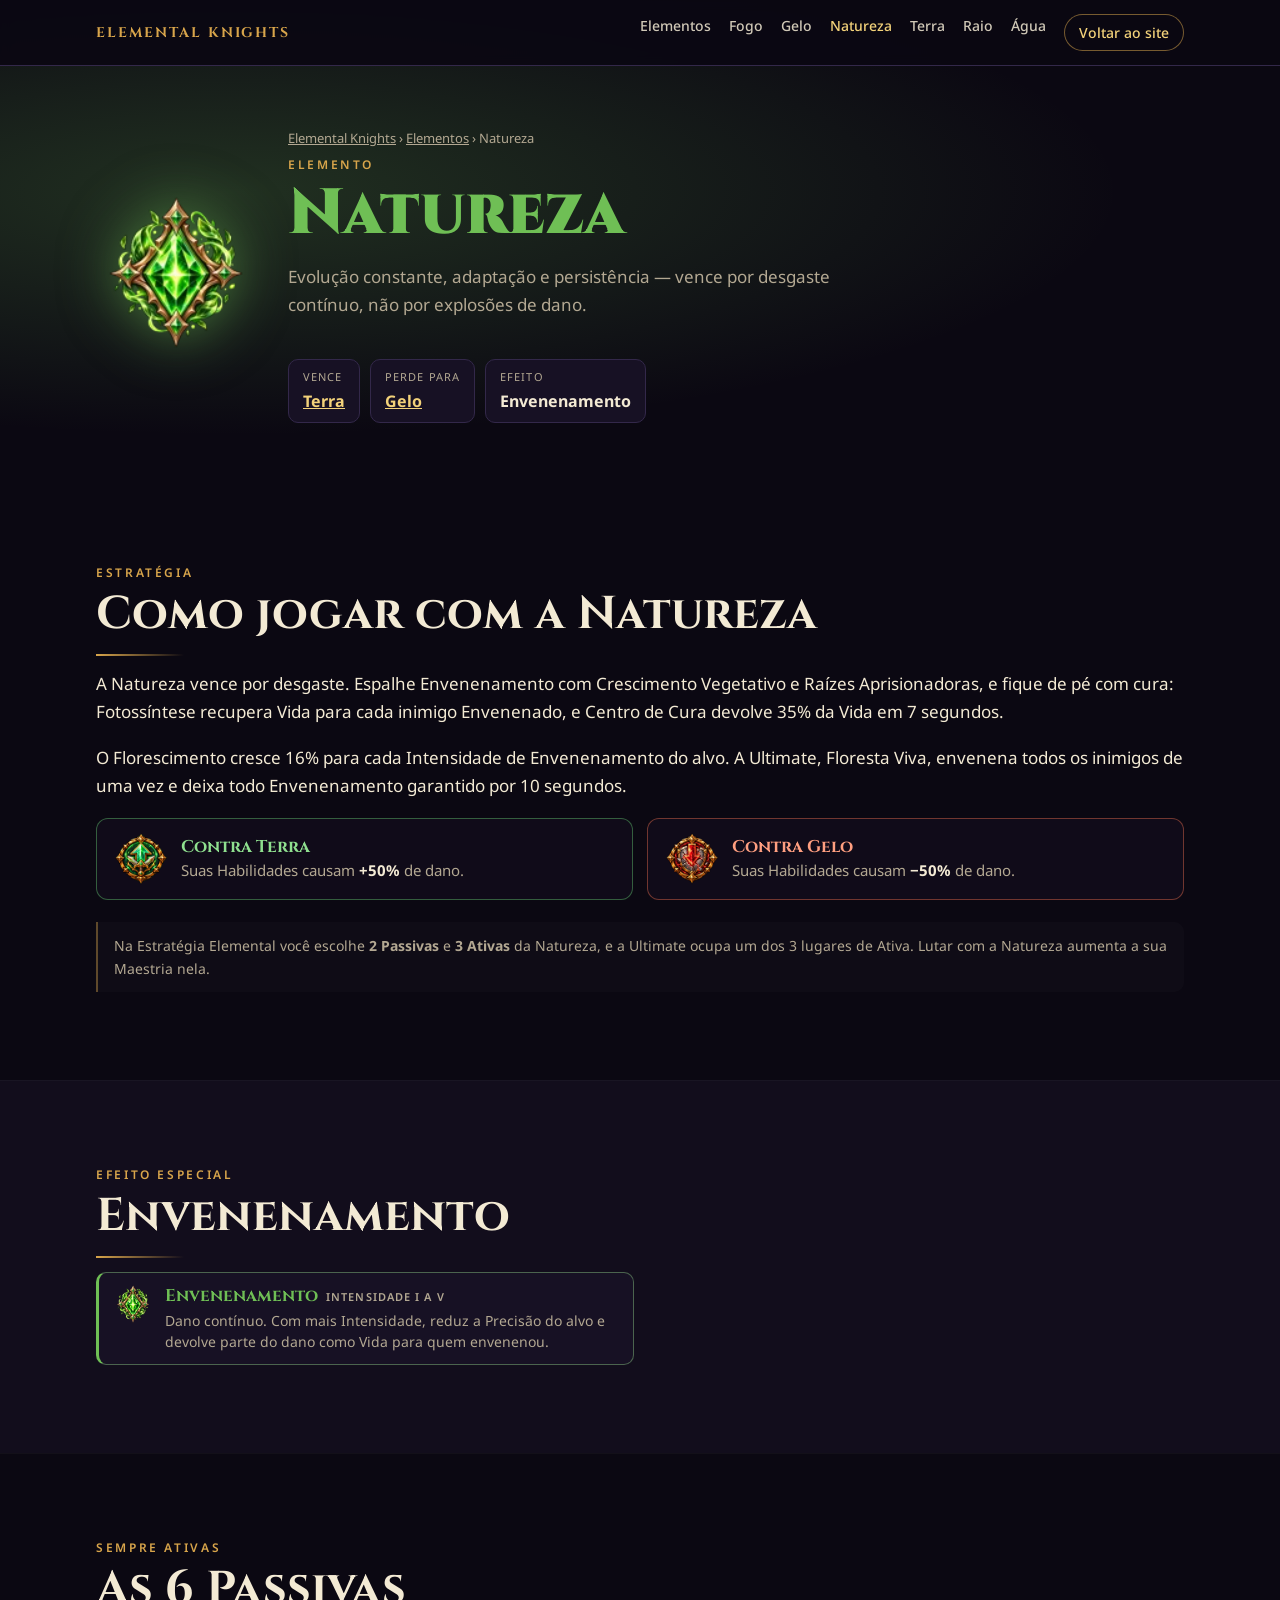
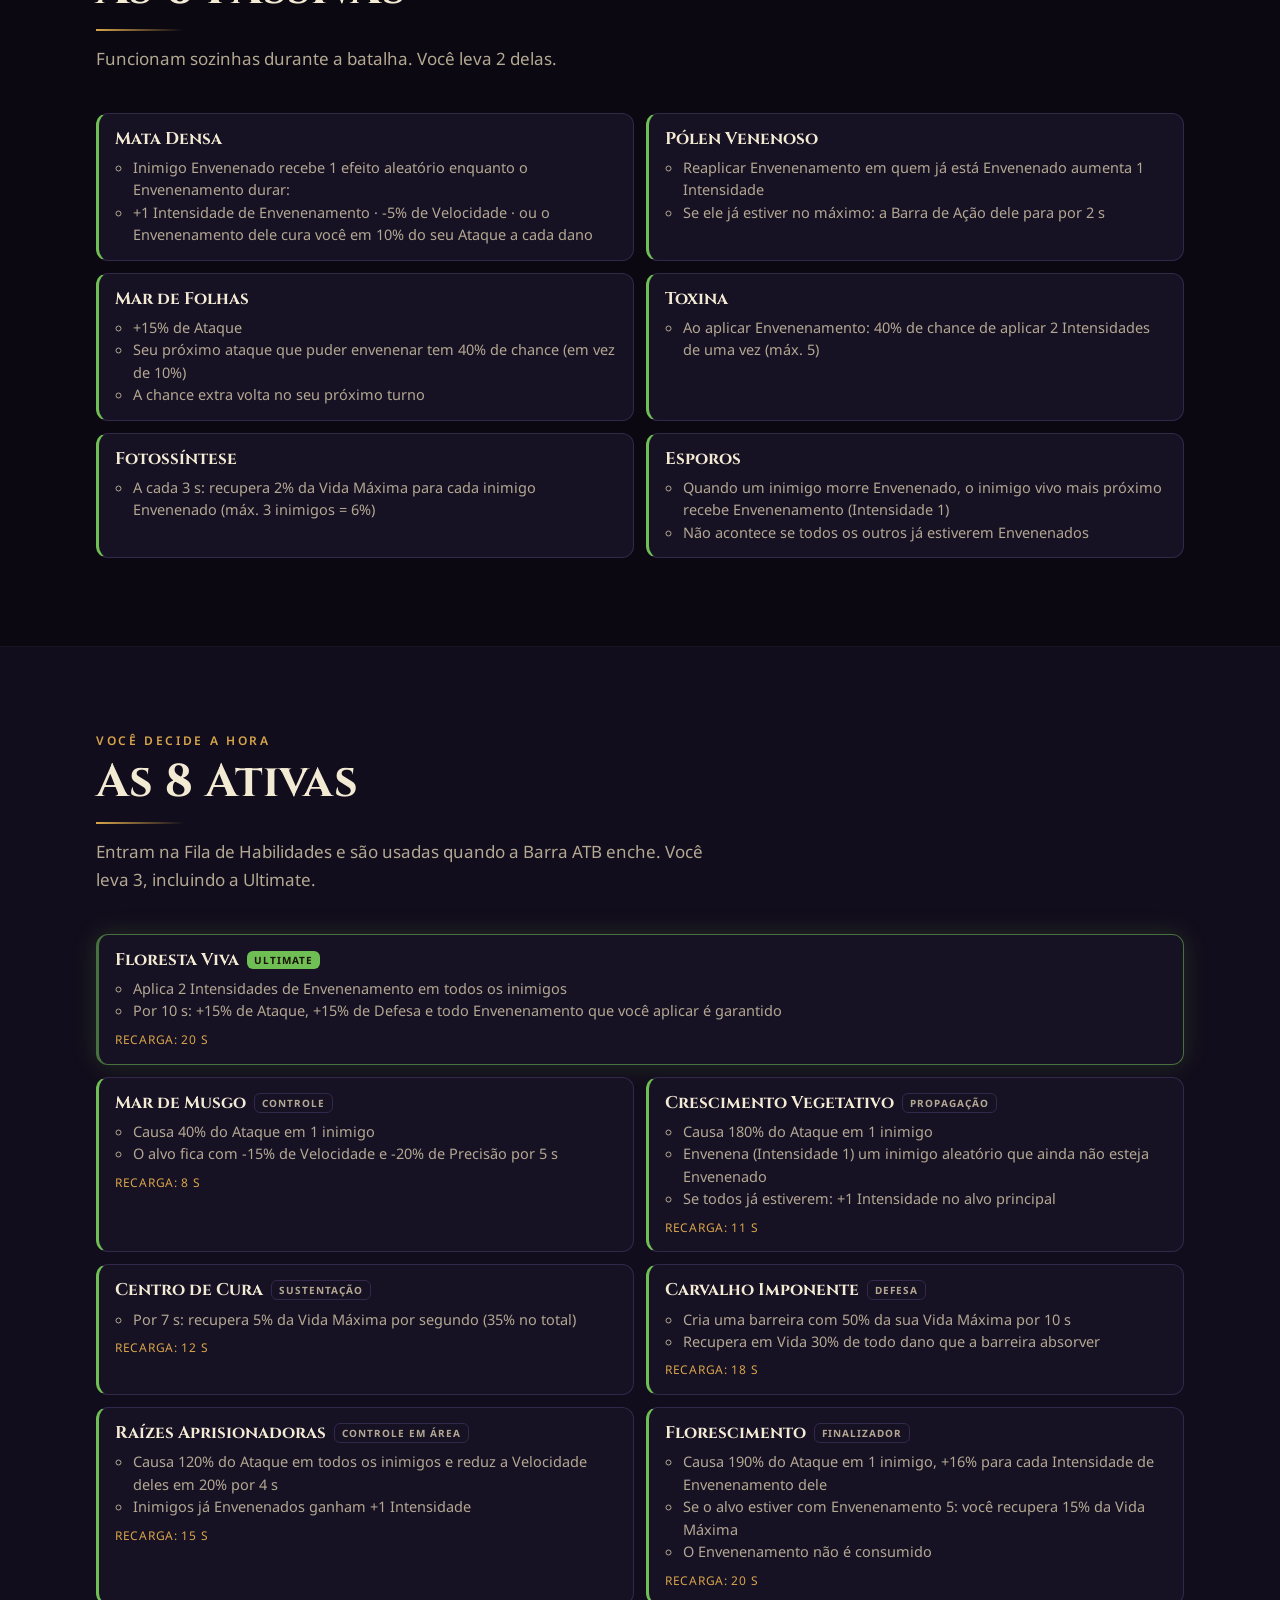
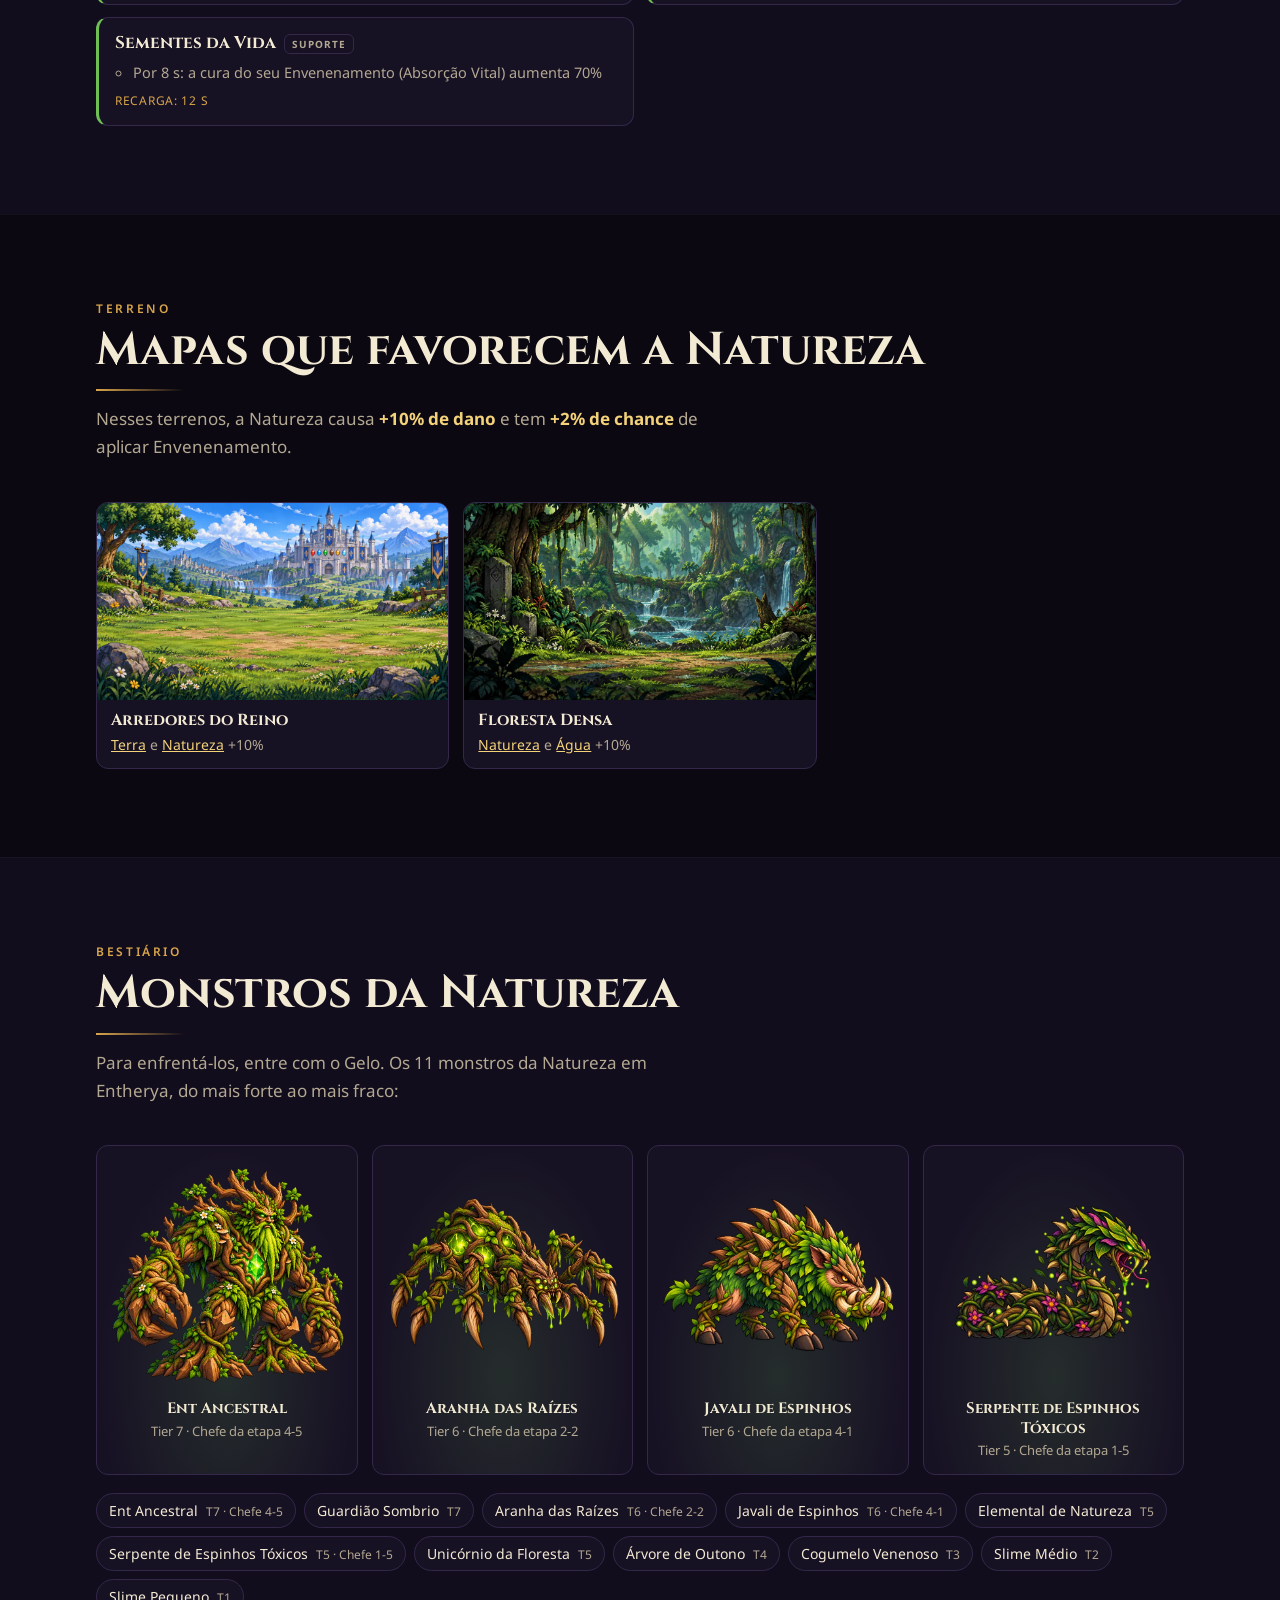
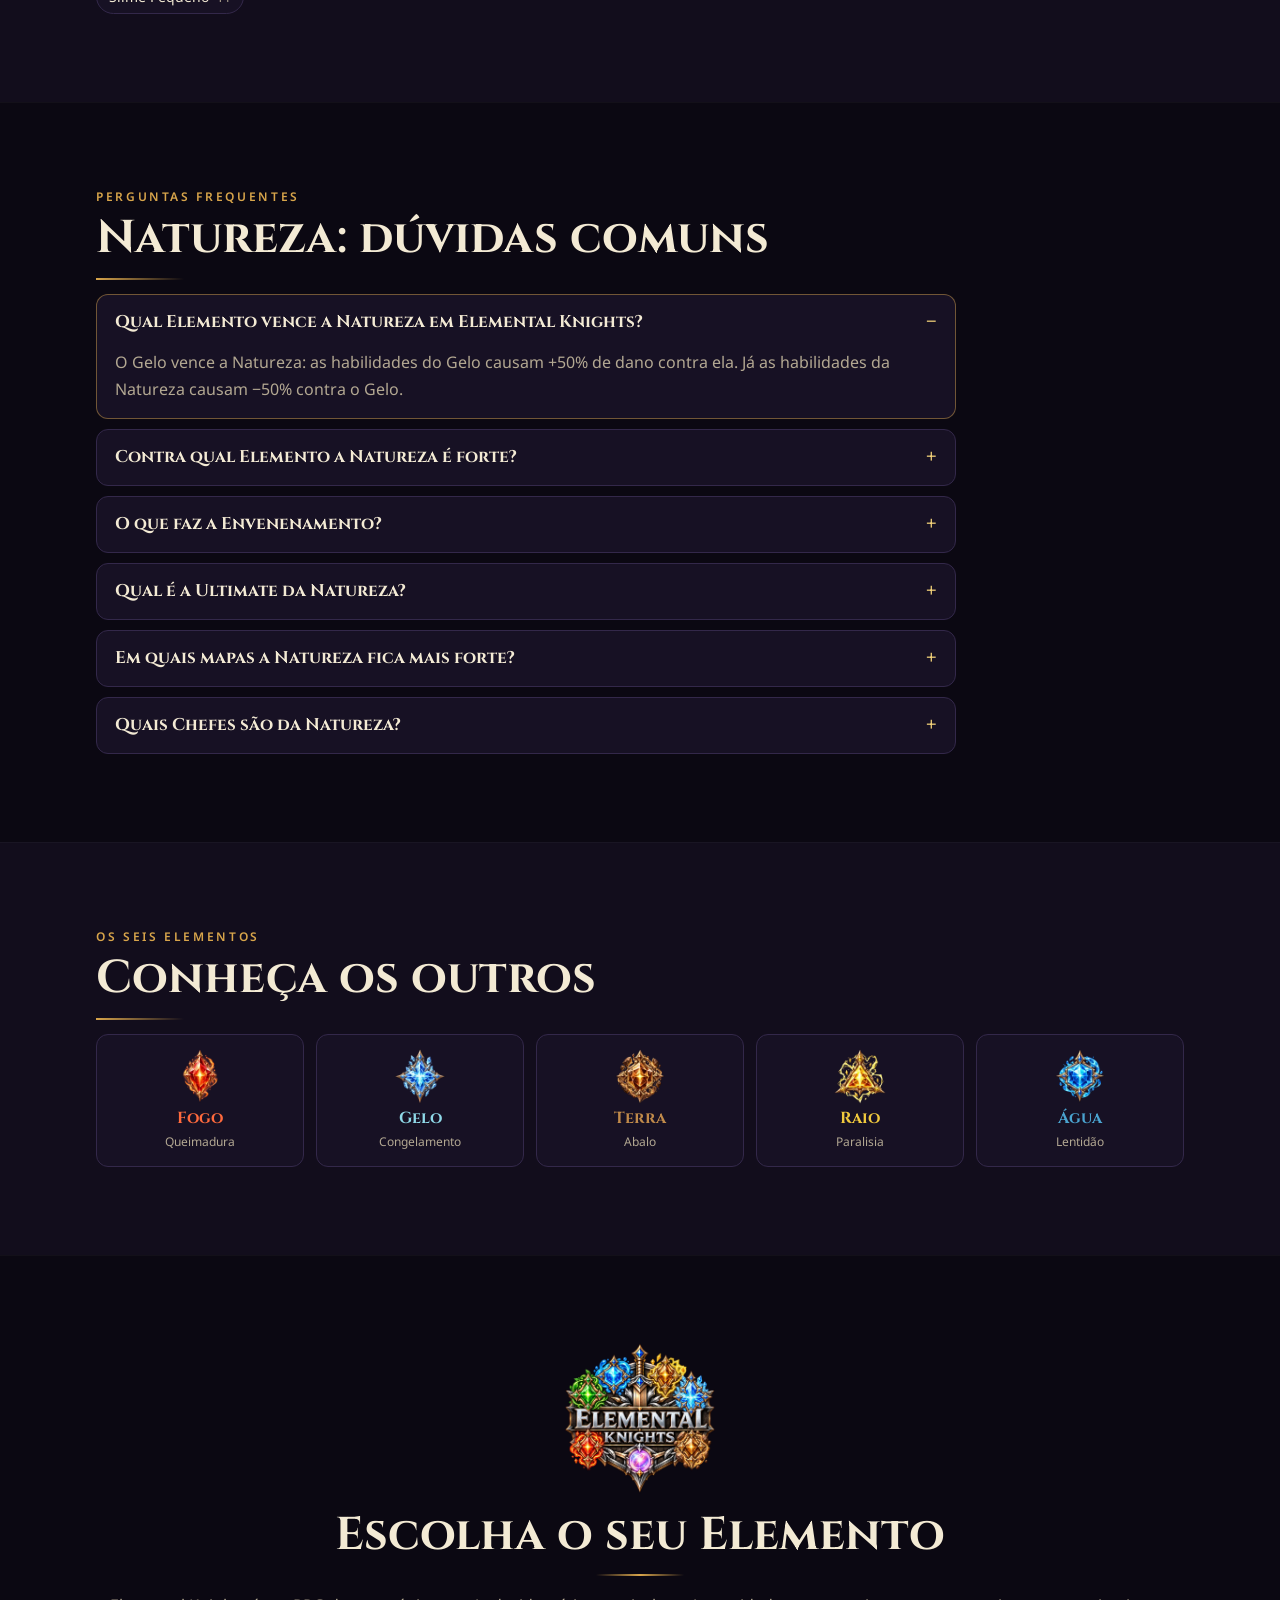
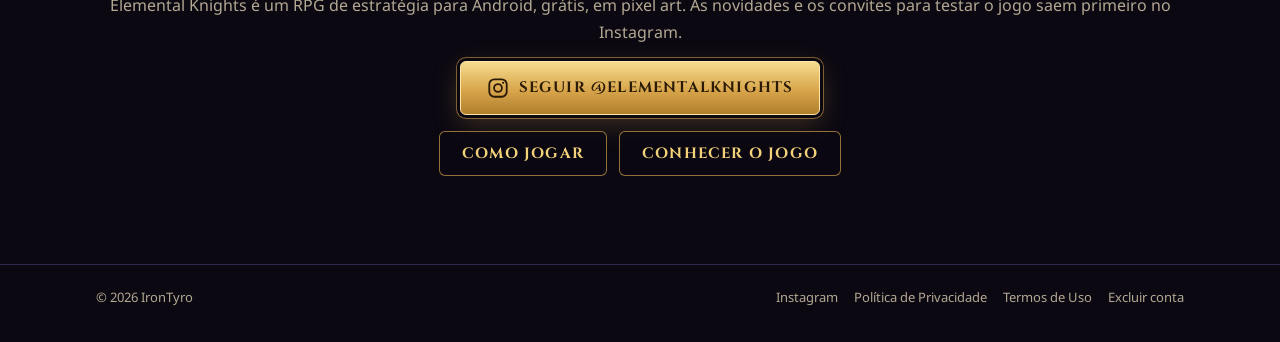
<file: elementos/natureza.html>
<!doctype html>
<html lang="pt-BR">
<head>
<meta charset="utf-8">
<meta name="viewport" content="width=device-width, initial-scale=1">
<title>Natureza em Elemental Knights — habilidades, Envenenamento e estratégia</title>
<meta name="description" content="Tudo sobre a Natureza em Elemental Knights: vence a Terra, perde para o Gelo, aplica Envenenamento. As 6 Passivas, as 8 Ativas, a Ultimate Floresta Viva, mapas e monstros.">
<link rel="canonical" href="https://elementalknights.com.br/elementos/natureza.html">
<meta name="robots" content="index, follow, max-image-preview:large">
<meta property="og:type" content="article">
<meta property="og:site_name" content="Elemental Knights">
<meta property="og:locale" content="pt_BR">
<meta property="og:url" content="https://elementalknights.com.br/elementos/natureza.html">
<meta property="og:title" content="Natureza em Elemental Knights — habilidades, Envenenamento e estratégia">
<meta property="og:description" content="Tudo sobre a Natureza em Elemental Knights: vence a Terra, perde para o Gelo, aplica Envenenamento. As 6 Passivas, as 8 Ativas, a Ultimate Floresta Viva, mapas e monstros.">
<meta property="og:image" content="https://elementalknights.com.br/img/og-elemento-natureza.jpg">
<meta property="og:image:width" content="1200">
<meta property="og:image:height" content="630">
<meta name="twitter:card" content="summary_large_image">
<meta name="twitter:image" content="https://elementalknights.com.br/img/og-elemento-natureza.jpg">
<script type="application/ld+json">
[
 {
  "@context": "https://schema.org",
  "@type": "Article",
  "headline": "Natureza em Elemental Knights — habilidades, Envenenamento e estratégia",
  "description": "Tudo sobre a Natureza em Elemental Knights: vence a Terra, perde para o Gelo, aplica Envenenamento. As 6 Passivas, as 8 Ativas, a Ultimate Floresta Viva, mapas e monstros.",
  "inLanguage": "pt-BR",
  "image": "https://elementalknights.com.br/img/og-elemento-natureza.jpg",
  "datePublished": "2026-11-04",
  "dateModified": "2026-11-06",
  "mainEntityOfPage": "https://elementalknights.com.br/elementos/natureza.html",
  "author": {
   "@type": "Organization",
   "name": "IronTyro",
   "url": "https://irontyro.github.io/"
  },
  "publisher": {
   "@type": "Organization",
   "name": "IronTyro",
   "logo": {
    "@type": "ImageObject",
    "url": "https://elementalknights.com.br/img/logo.webp"
   }
  },
  "about": {
   "@type": "VideoGame",
   "name": "Elemental Knights",
   "url": "https://elementalknights.com.br/"
  }
 },
 {
  "@context": "https://schema.org",
  "@type": "BreadcrumbList",
  "itemListElement": [
   {
    "@type": "ListItem",
    "position": 1,
    "name": "Elemental Knights",
    "item": "https://elementalknights.com.br/"
   },
   {
    "@type": "ListItem",
    "position": 2,
    "name": "Elementos",
    "item": "https://elementalknights.com.br/elementos/"
   },
   {
    "@type": "ListItem",
    "position": 3,
    "name": "Natureza",
    "item": "https://elementalknights.com.br/elementos/natureza.html"
   }
  ]
 },
 {
  "@context": "https://schema.org",
  "@type": "FAQPage",
  "mainEntity": [
   {
    "@type": "Question",
    "name": "Qual Elemento vence a Natureza em Elemental Knights?",
    "acceptedAnswer": {
     "@type": "Answer",
     "text": "O Gelo vence a Natureza: as habilidades do Gelo causam +50% de dano contra ela. Já as habilidades da Natureza causam −50% contra o Gelo."
    }
   },
   {
    "@type": "Question",
    "name": "Contra qual Elemento a Natureza é forte?",
    "acceptedAnswer": {
     "@type": "Answer",
     "text": "A Natureza vence a Terra: suas habilidades causam +50% de dano contra inimigos da Terra."
    }
   },
   {
    "@type": "Question",
    "name": "O que faz a Envenenamento?",
    "acceptedAnswer": {
     "@type": "Answer",
     "text": "A Envenenamento é o efeito da Natureza, com Intensidade de I a V. Dano contínuo. Com mais Intensidade, reduz a Precisão do alvo e devolve parte do dano como Vida para quem envenenou."
    }
   },
   {
    "@type": "Question",
    "name": "Qual é a Ultimate da Natureza?",
    "acceptedAnswer": {
     "@type": "Answer",
     "text": "Floresta Viva: Aplica 2 Intensidades de Envenenamento em todos os inimigos; Por 10 s: +15% de Ataque, +15% de Defesa e todo Envenenamento que você aplicar é garantido; Recarga: 20 s."
    }
   },
   {
    "@type": "Question",
    "name": "Em quais mapas a Natureza fica mais forte?",
    "acceptedAnswer": {
     "@type": "Answer",
     "text": "Arredores do Reino, Floresta Densa: nesses terrenos a Natureza causa +10% de dano e tem +2% de chance de aplicar Envenenamento."
    }
   },
   {
    "@type": "Question",
    "name": "Quais Chefes são da Natureza?",
    "acceptedAnswer": {
     "@type": "Answer",
     "text": "No Modo História: Serpente de Espinhos Tóxicos (etapa 1-5), Aranha das Raízes (etapa 2-2), Javali de Espinhos (etapa 4-1), Ent Ancestral (etapa 4-5)."
    }
   }
  ]
 }
]
</script>
<meta name="theme-color" content="#0b0812">
<link rel="icon" type="image/png" href="../img/favicon.png">
<link rel="preconnect" href="https://fonts.googleapis.com">
<link rel="preconnect" href="https://fonts.gstatic.com" crossorigin>
<link rel="stylesheet" href="https://fonts.googleapis.com/css2?family=Cinzel:wght@600;700;900&family=Noto+Sans:wght@400;500;600;700&display=swap">
<link rel="stylesheet" href="../ek.css?v=9">
</head>
<body class="guide-page el-page" style="--e:#6fbf55">

<header class="topbar topbar-solid">
  <div class="wrap topbar-in">
    <a class="studio" href="../">Elemental Knights</a>
    <nav aria-label="Elementos">
      <a href="./">Elementos</a>
      <a href="fogo.html">Fogo</a>
      <a href="gelo.html">Gelo</a>
      <a href="natureza.html" aria-current="page">Natureza</a>
      <a href="terra.html">Terra</a>
      <a href="raio.html">Raio</a>
      <a href="agua.html">Água</a>
      <a class="nav-acct" href="../">Voltar ao site</a>
    </nav>
  </div>
</header>

<main>
  <section class="guide-hero el-hero">
    <div class="wrap el-hero-in">
      <img class="el-hero-gem" src="../img/gema_natureza.webp" alt="Gema da Natureza" width="160" height="160">
      <div>
        <p class="crumbs"><a href="../">Elemental Knights</a> › <a href="./">Elementos</a> › Natureza</p>
        <p class="eyebrow">Elemento</p>
        <h1>Natureza</h1>
        <p class="intro">Evolução constante, adaptação e persistência — vence por desgaste contínuo, não por explosões de dano.</p>
        <dl class="el-facts">
          <div><dt>Vence</dt><dd><a href="terra.html">Terra</a></dd></div>
          <div><dt>Perde para</dt><dd><a href="gelo.html">Gelo</a></dd></div>
          <div><dt>Efeito</dt><dd>Envenenamento</dd></div>
        </dl>
      </div>
    </div>
  </section>

  <section id="estrategia" class="band">
    <div class="wrap">
      <p class="eyebrow">Estratégia</p>
      <h2>Como jogar com a Natureza</h2>
      <p class="lead">A Natureza vence por desgaste. Espalhe Envenenamento com Crescimento Vegetativo e Raízes Aprisionadoras, e fique de pé com cura: Fotossíntese recupera Vida para cada inimigo Envenenado, e Centro de Cura devolve 35% da Vida em 7 segundos.</p>
      <p class="lead">O Florescimento cresce 16% para cada Intensidade de Envenenamento do alvo. A Ultimate, Floresta Viva, envenena todos os inimigos de uma vez e deixa todo Envenenamento garantido por 10 segundos.</p>
      <div class="matchup">
        <div class="mu mu-up"><img src="../img/icone_ui_vantagem.webp" alt="" width="56" height="56"><p><b>Contra Terra</b>Suas Habilidades causam <strong>+50%</strong> de dano.</p></div>
        <div class="mu mu-down"><img src="../img/icone_ui_desvantagem.webp" alt="" width="56" height="56"><p><b>Contra Gelo</b>Suas Habilidades causam <strong>−50%</strong> de dano.</p></div>
      </div>
      <p class="note">Na Estratégia Elemental você escolhe <b>2 Passivas</b> e <b>3 Ativas</b> da Natureza, e a Ultimate ocupa um dos 3 lugares de Ativa. Lutar com a Natureza aumenta a sua Maestria nela.</p>
    </div>
  </section>

  <section id="efeito" class="band band-alt">
    <div class="wrap">
      <p class="eyebrow">Efeito especial</p>
      <h2>Envenenamento</h2>
      <ul class="status">
        <li style="--e:#6fbf55"><img src="../img/gema_natureza.webp" alt="" width="40" height="40"><div><h3>Envenenamento <span>Intensidade I a V</span></h3><p>Dano contínuo. Com mais Intensidade, reduz a Precisão do alvo e devolve parte do dano como Vida para quem envenenou.</p></div></li>
      </ul>
    </div>
  </section>

  <section id="passivas" class="band">
    <div class="wrap">
      <p class="eyebrow">Sempre ativas</p>
      <h2>As 6 Passivas</h2>
      <p class="intro">Funcionam sozinhas durante a batalha. Você leva 2 delas.</p>
      <ul class="skills">
          <li class="sk">
            <h4>Mata Densa</h4>
            <ul><li>Inimigo Envenenado recebe 1 efeito aleatório enquanto o Envenenamento durar:</li><li>+1 Intensidade de Envenenamento · -5% de Velocidade · ou o Envenenamento dele cura você em 10% do seu Ataque a cada dano</li></ul>
          </li>
          <li class="sk">
            <h4>Pólen Venenoso</h4>
            <ul><li>Reaplicar Envenenamento em quem já está Envenenado aumenta 1 Intensidade</li><li>Se ele já estiver no máximo: a Barra de Ação dele para por 2 s</li></ul>
          </li>
          <li class="sk">
            <h4>Mar de Folhas</h4>
            <ul><li>+15% de Ataque</li><li>Seu próximo ataque que puder envenenar tem 40% de chance (em vez de 10%)</li><li>A chance extra volta no seu próximo turno</li></ul>
          </li>
          <li class="sk">
            <h4>Toxina</h4>
            <ul><li>Ao aplicar Envenenamento: 40% de chance de aplicar 2 Intensidades de uma vez (máx. 5)</li></ul>
          </li>
          <li class="sk">
            <h4>Fotossíntese</h4>
            <ul><li>A cada 3 s: recupera 2% da Vida Máxima para cada inimigo Envenenado (máx. 3 inimigos = 6%)</li></ul>
          </li>
          <li class="sk">
            <h4>Esporos</h4>
            <ul><li>Quando um inimigo morre Envenenado, o inimigo vivo mais próximo recebe Envenenamento (Intensidade 1)</li><li>Não acontece se todos os outros já estiverem Envenenados</li></ul>
          </li>
      </ul>
    </div>
  </section>

  <section id="ativas" class="band band-alt">
    <div class="wrap">
      <p class="eyebrow">Você decide a hora</p>
      <h2>As 8 Ativas</h2>
      <p class="intro">Entram na Fila de Habilidades e são usadas quando a Barra ATB enche. Você leva 3, incluindo a Ultimate.</p>
      <ul class="skills">
          <li class="sk sk-ult">
            <h4>Floresta Viva <span class="sk-tag">Ultimate</span></h4>
            <ul><li>Aplica 2 Intensidades de Envenenamento em todos os inimigos</li><li>Por 10 s: +15% de Ataque, +15% de Defesa e todo Envenenamento que você aplicar é garantido</li></ul>
            <p class="sk-cd">Recarga: 20 s</p>
          </li>
          <li class="sk">
            <h4>Mar de Musgo <span class="sk-tag sk-tag-soft">Controle</span></h4>
            <ul><li>Causa 40% do Ataque em 1 inimigo</li><li>O alvo fica com -15% de Velocidade e -20% de Precisão por 5 s</li></ul>
            <p class="sk-cd">Recarga: 8 s</p>
          </li>
          <li class="sk">
            <h4>Crescimento Vegetativo <span class="sk-tag sk-tag-soft">Propagação</span></h4>
            <ul><li>Causa 180% do Ataque em 1 inimigo</li><li>Envenena (Intensidade 1) um inimigo aleatório que ainda não esteja Envenenado</li><li>Se todos já estiverem: +1 Intensidade no alvo principal</li></ul>
            <p class="sk-cd">Recarga: 11 s</p>
          </li>
          <li class="sk">
            <h4>Centro de Cura <span class="sk-tag sk-tag-soft">Sustentação</span></h4>
            <ul><li>Por 7 s: recupera 5% da Vida Máxima por segundo (35% no total)</li></ul>
            <p class="sk-cd">Recarga: 12 s</p>
          </li>
          <li class="sk">
            <h4>Carvalho Imponente <span class="sk-tag sk-tag-soft">Defesa</span></h4>
            <ul><li>Cria uma barreira com 50% da sua Vida Máxima por 10 s</li><li>Recupera em Vida 30% de todo dano que a barreira absorver</li></ul>
            <p class="sk-cd">Recarga: 18 s</p>
          </li>
          <li class="sk">
            <h4>Raízes Aprisionadoras <span class="sk-tag sk-tag-soft">Controle em Área</span></h4>
            <ul><li>Causa 120% do Ataque em todos os inimigos e reduz a Velocidade deles em 20% por 4 s</li><li>Inimigos já Envenenados ganham +1 Intensidade</li></ul>
            <p class="sk-cd">Recarga: 15 s</p>
          </li>
          <li class="sk">
            <h4>Florescimento <span class="sk-tag sk-tag-soft">Finalizador</span></h4>
            <ul><li>Causa 190% do Ataque em 1 inimigo, +16% para cada Intensidade de Envenenamento dele</li><li>Se o alvo estiver com Envenenamento 5: você recupera 15% da Vida Máxima</li><li>O Envenenamento não é consumido</li></ul>
            <p class="sk-cd">Recarga: 20 s</p>
          </li>
          <li class="sk">
            <h4>Sementes da Vida <span class="sk-tag sk-tag-soft">Suporte</span></h4>
            <ul><li>Por 8 s: a cura do seu Envenenamento (Absorção Vital) aumenta 70%</li></ul>
            <p class="sk-cd">Recarga: 12 s</p>
          </li>
      </ul>
    </div>
  </section>

  <section id="mapas" class="band">
    <div class="wrap">
      <p class="eyebrow">Terreno</p>
      <h2>Mapas que favorecem a Natureza</h2>
      <p class="intro">Nesses terrenos, a Natureza causa <b>+10% de dano</b> e tem <b>+2% de chance</b> de aplicar Envenenamento.</p>
      <ul class="el-maps">
        <li><img src="../img/mapa_arredoresreino.webp" alt="Mapa Arredores do Reino" loading="lazy" width="480" height="270"><div><h3>Arredores do Reino</h3><p><a href="terra.html">Terra</a> e <a href="natureza.html">Natureza</a> +10%</p></div></li>
        <li><img src="../img/mapa_florestadensa.webp" alt="Mapa Floresta Densa" loading="lazy" width="480" height="270"><div><h3>Floresta Densa</h3><p><a href="natureza.html">Natureza</a> e <a href="agua.html">Água</a> +10%</p></div></li>
      </ul>
    </div>
  </section>

  <section id="monstros" class="band band-alt">
    <div class="wrap">
      <p class="eyebrow">Bestiário</p>
      <h2>Monstros da Natureza</h2>
      <p class="intro">Para enfrentá-los, entre com o Gelo. Os 11 monstros da Natureza em Entherya, do mais forte ao mais fraco:</p>
      <ul class="el-mons">
        <li><img src="../img/monstros/entancestral.webp" alt="Ent Ancestral, monstro da Natureza" loading="lazy" width="360" height="330"><h3>Ent Ancestral</h3><p>Tier 7 · Chefe da etapa 4-5</p></li>
        <li><img src="../img/monstros/aranharaizes.webp" alt="Aranha das Raízes, monstro da Natureza" loading="lazy" width="360" height="330"><h3>Aranha das Raízes</h3><p>Tier 6 · Chefe da etapa 2-2</p></li>
        <li><img src="../img/monstros/javaliespinhos.webp" alt="Javali de Espinhos, monstro da Natureza" loading="lazy" width="360" height="330"><h3>Javali de Espinhos</h3><p>Tier 6 · Chefe da etapa 4-1</p></li>
        <li><img src="../img/monstros/serpentetoxica.webp" alt="Serpente de Espinhos Tóxicos, monstro da Natureza" loading="lazy" width="360" height="330"><h3>Serpente de Espinhos Tóxicos</h3><p>Tier 5 · Chefe da etapa 1-5</p></li>
      </ul>
      <ul class="chips">
        <li>Ent Ancestral <span>T7 · Chefe 4-5</span></li>
        <li>Guardião Sombrio <span>T7</span></li>
        <li>Aranha das Raízes <span>T6 · Chefe 2-2</span></li>
        <li>Javali de Espinhos <span>T6 · Chefe 4-1</span></li>
        <li>Elemental de Natureza <span>T5</span></li>
        <li>Serpente de Espinhos Tóxicos <span>T5 · Chefe 1-5</span></li>
        <li>Unicórnio da Floresta <span>T5</span></li>
        <li>Árvore de Outono <span>T4</span></li>
        <li>Cogumelo Venenoso <span>T3</span></li>
        <li>Slime Médio <span>T2</span></li>
        <li>Slime Pequeno <span>T1</span></li>
      </ul>
    </div>
  </section>

  <section id="perguntas" class="band">
    <div class="wrap">
      <p class="eyebrow">Perguntas frequentes</p>
      <h2>Natureza: dúvidas comuns</h2>
      <div class="faq">
        <details class="qa" open><summary>Qual Elemento vence a Natureza em Elemental Knights?</summary><p>O Gelo vence a Natureza: as habilidades do Gelo causam +50% de dano contra ela. Já as habilidades da Natureza causam −50% contra o Gelo.</p></details>
        <details class="qa"><summary>Contra qual Elemento a Natureza é forte?</summary><p>A Natureza vence a Terra: suas habilidades causam +50% de dano contra inimigos da Terra.</p></details>
        <details class="qa"><summary>O que faz a Envenenamento?</summary><p>A Envenenamento é o efeito da Natureza, com Intensidade de I a V. Dano contínuo. Com mais Intensidade, reduz a Precisão do alvo e devolve parte do dano como Vida para quem envenenou.</p></details>
        <details class="qa"><summary>Qual é a Ultimate da Natureza?</summary><p>Floresta Viva: Aplica 2 Intensidades de Envenenamento em todos os inimigos; Por 10 s: +15% de Ataque, +15% de Defesa e todo Envenenamento que você aplicar é garantido; Recarga: 20 s.</p></details>
        <details class="qa"><summary>Em quais mapas a Natureza fica mais forte?</summary><p>Arredores do Reino, Floresta Densa: nesses terrenos a Natureza causa +10% de dano e tem +2% de chance de aplicar Envenenamento.</p></details>
        <details class="qa"><summary>Quais Chefes são da Natureza?</summary><p>No Modo História: Serpente de Espinhos Tóxicos (etapa 1-5), Aranha das Raízes (etapa 2-2), Javali de Espinhos (etapa 4-1), Ent Ancestral (etapa 4-5).</p></details>
      </div>
    </div>
  </section>

  <section class="band band-alt">
    <div class="wrap">
      <p class="eyebrow">Os seis Elementos</p>
      <h2>Conheça os outros</h2>
      <ul class="el-nav">
        <li style="--e:#ff6a3d"><a href="fogo.html"><img src="../img/gema_fogo.webp" alt="" width="56" height="56" loading="lazy"><span>Fogo</span><small>Queimadura</small></a></li>
        <li style="--e:#8fd9e8"><a href="gelo.html"><img src="../img/gema_gelo.webp" alt="" width="56" height="56" loading="lazy"><span>Gelo</span><small>Congelamento</small></a></li>
        <li style="--e:#c08a4a"><a href="terra.html"><img src="../img/gema_terra.webp" alt="" width="56" height="56" loading="lazy"><span>Terra</span><small>Abalo</small></a></li>
        <li style="--e:#f0c93d"><a href="raio.html"><img src="../img/gema_raio.webp" alt="" width="56" height="56" loading="lazy"><span>Raio</span><small>Paralisia</small></a></li>
        <li style="--e:#4aa3cf"><a href="agua.html"><img src="../img/gema_agua.webp" alt="" width="56" height="56" loading="lazy"><span>Água</span><small>Lentidão</small></a></li>
      </ul>
    </div>
  </section>

  <section class="band band-last">
    <div class="wrap closing">
      <img src="../img/logo.webp" alt="" class="closing-logo" loading="lazy" width="300" height="150">
      <h2>Escolha o seu Elemento</h2>
      <p>Elemental Knights é um RPG de estratégia para Android, grátis, em pixel art. As novidades e os convites para testar o jogo saem primeiro no Instagram.</p>
      <p><a class="cta cta-ig" href="https://www.instagram.com/elementalknights/" target="_blank" rel="noopener"><svg class="ig" viewBox="0 0 24 24" aria-hidden="true"><rect x="2.5" y="2.5" width="19" height="19" rx="5.5"/><circle cx="12" cy="12" r="4.3"/><circle cx="17.6" cy="6.4" r="1.2" class="dot"/></svg><span>Seguir @elementalknights</span></a></p>
      <p class="el-more"><a class="cta-ghost" href="../como-jogar.html">Como jogar</a> <a class="cta-ghost" href="../">Conhecer o jogo</a></p>
    </div>
  </section>
</main>

<footer class="foot">
  <div class="wrap foot-in">
    <span>© 2026 IronTyro</span>
    <nav aria-label="Documentos">
      <a href="https://www.instagram.com/elementalknights/">Instagram</a>
      <a href="https://irontyro.github.io/privacidade.html">Política de Privacidade</a>
      <a href="https://irontyro.github.io/termos.html">Termos de Uso</a>
      <a href="https://irontyro.github.io/excluir-conta.html">Excluir conta</a>
    </nav>
  </div>
</footer>

</body>
</html>
</file>
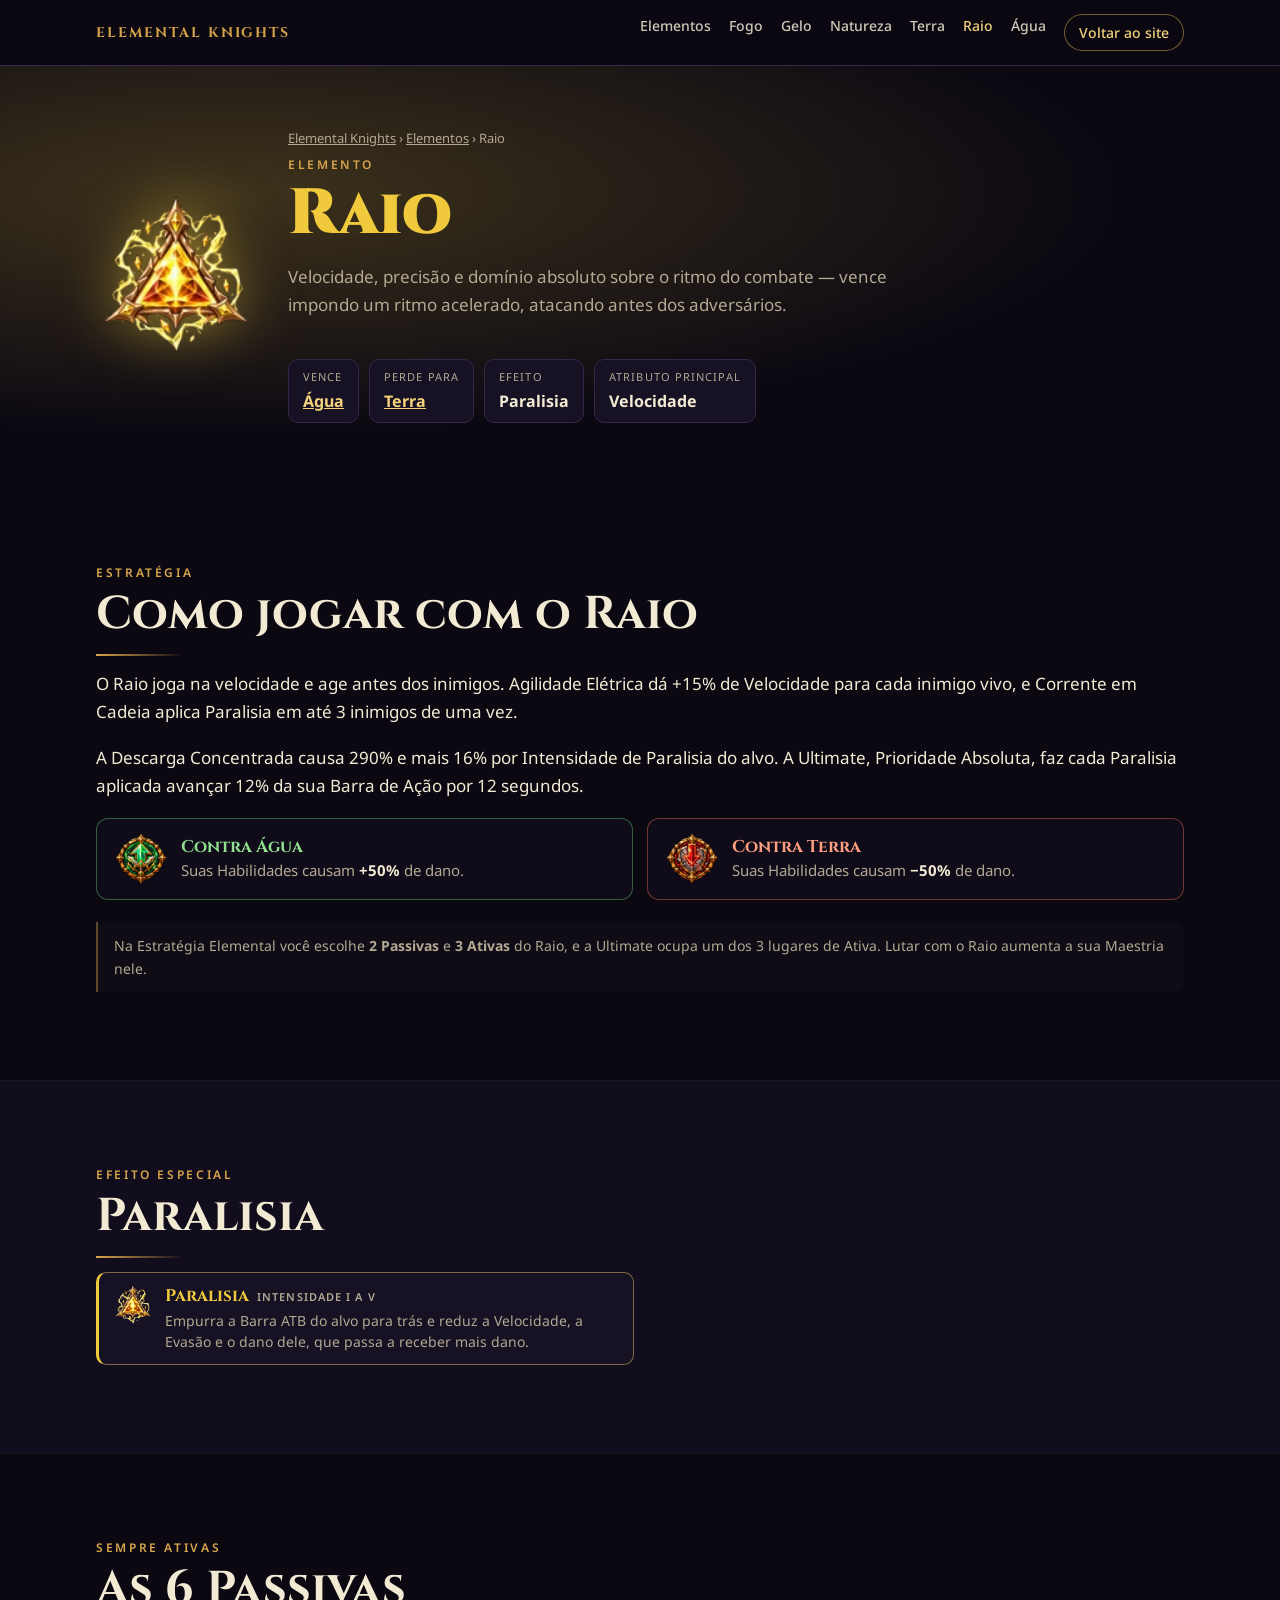
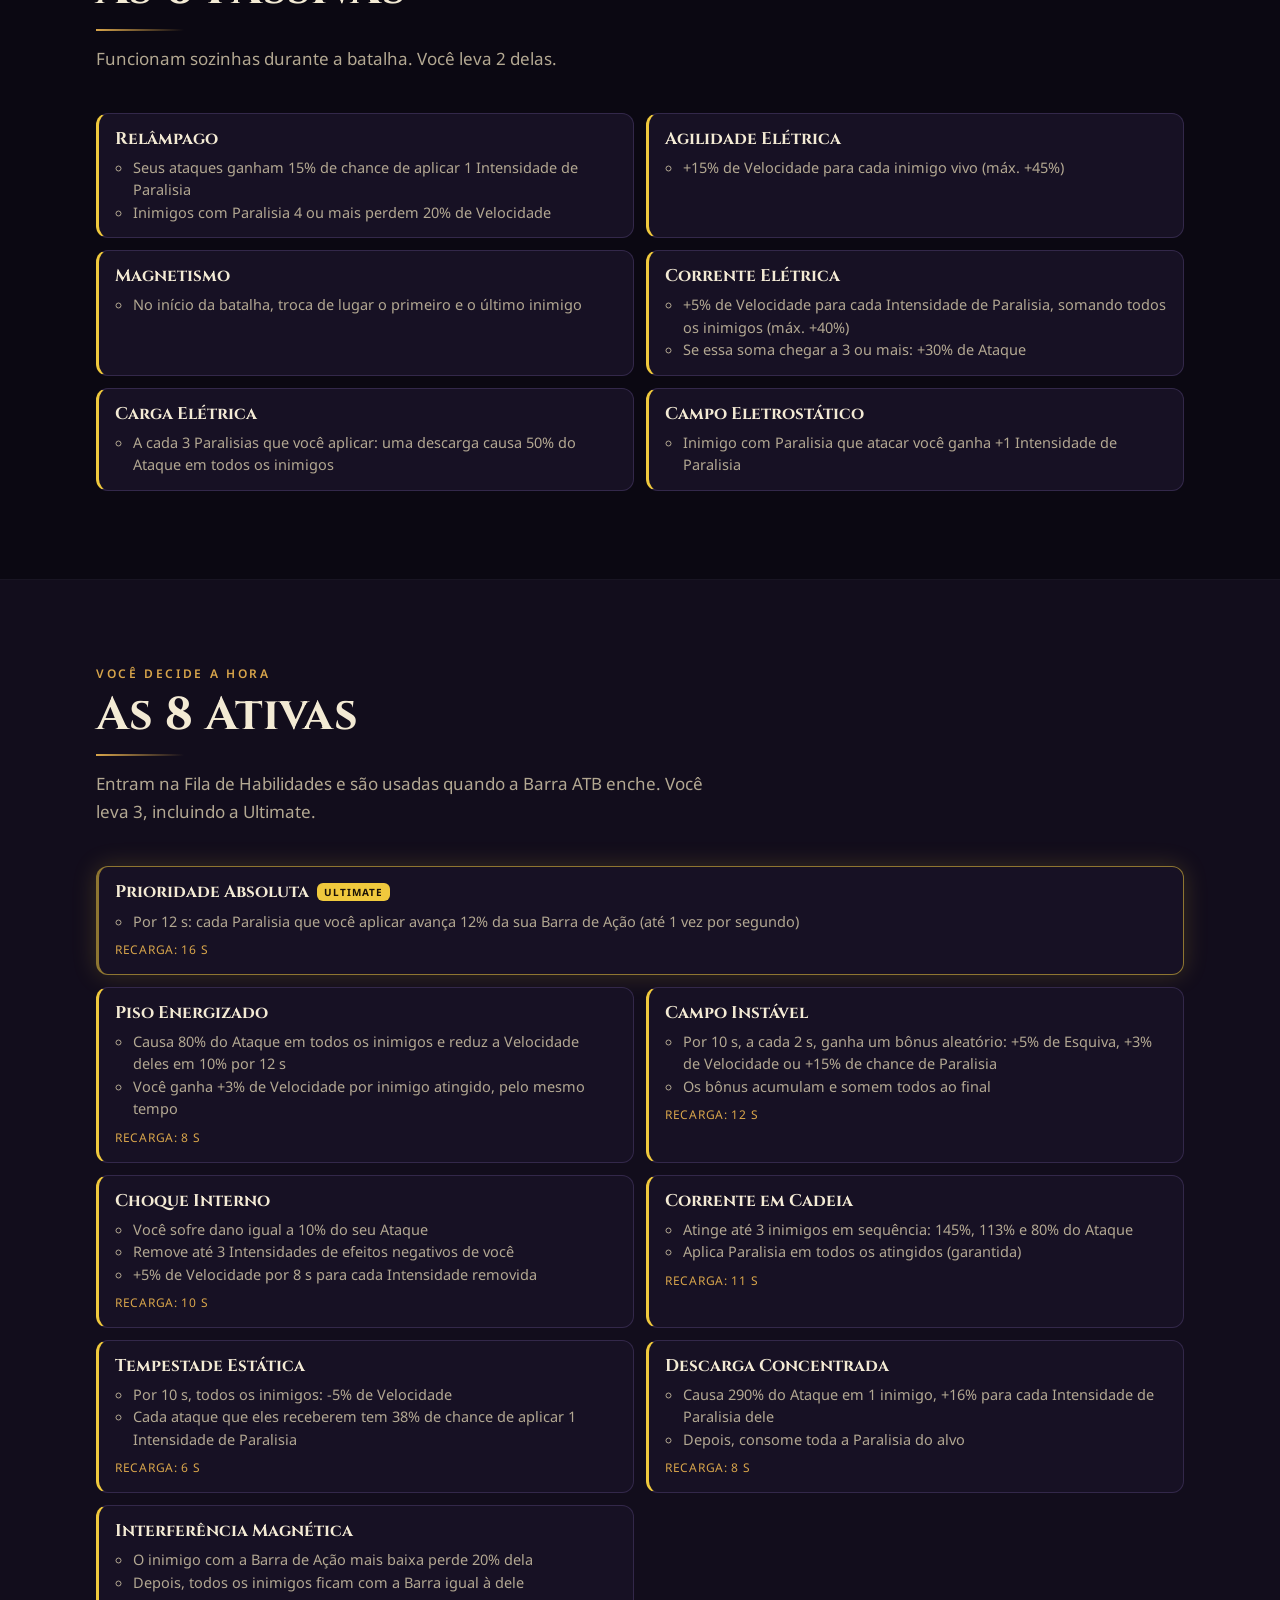
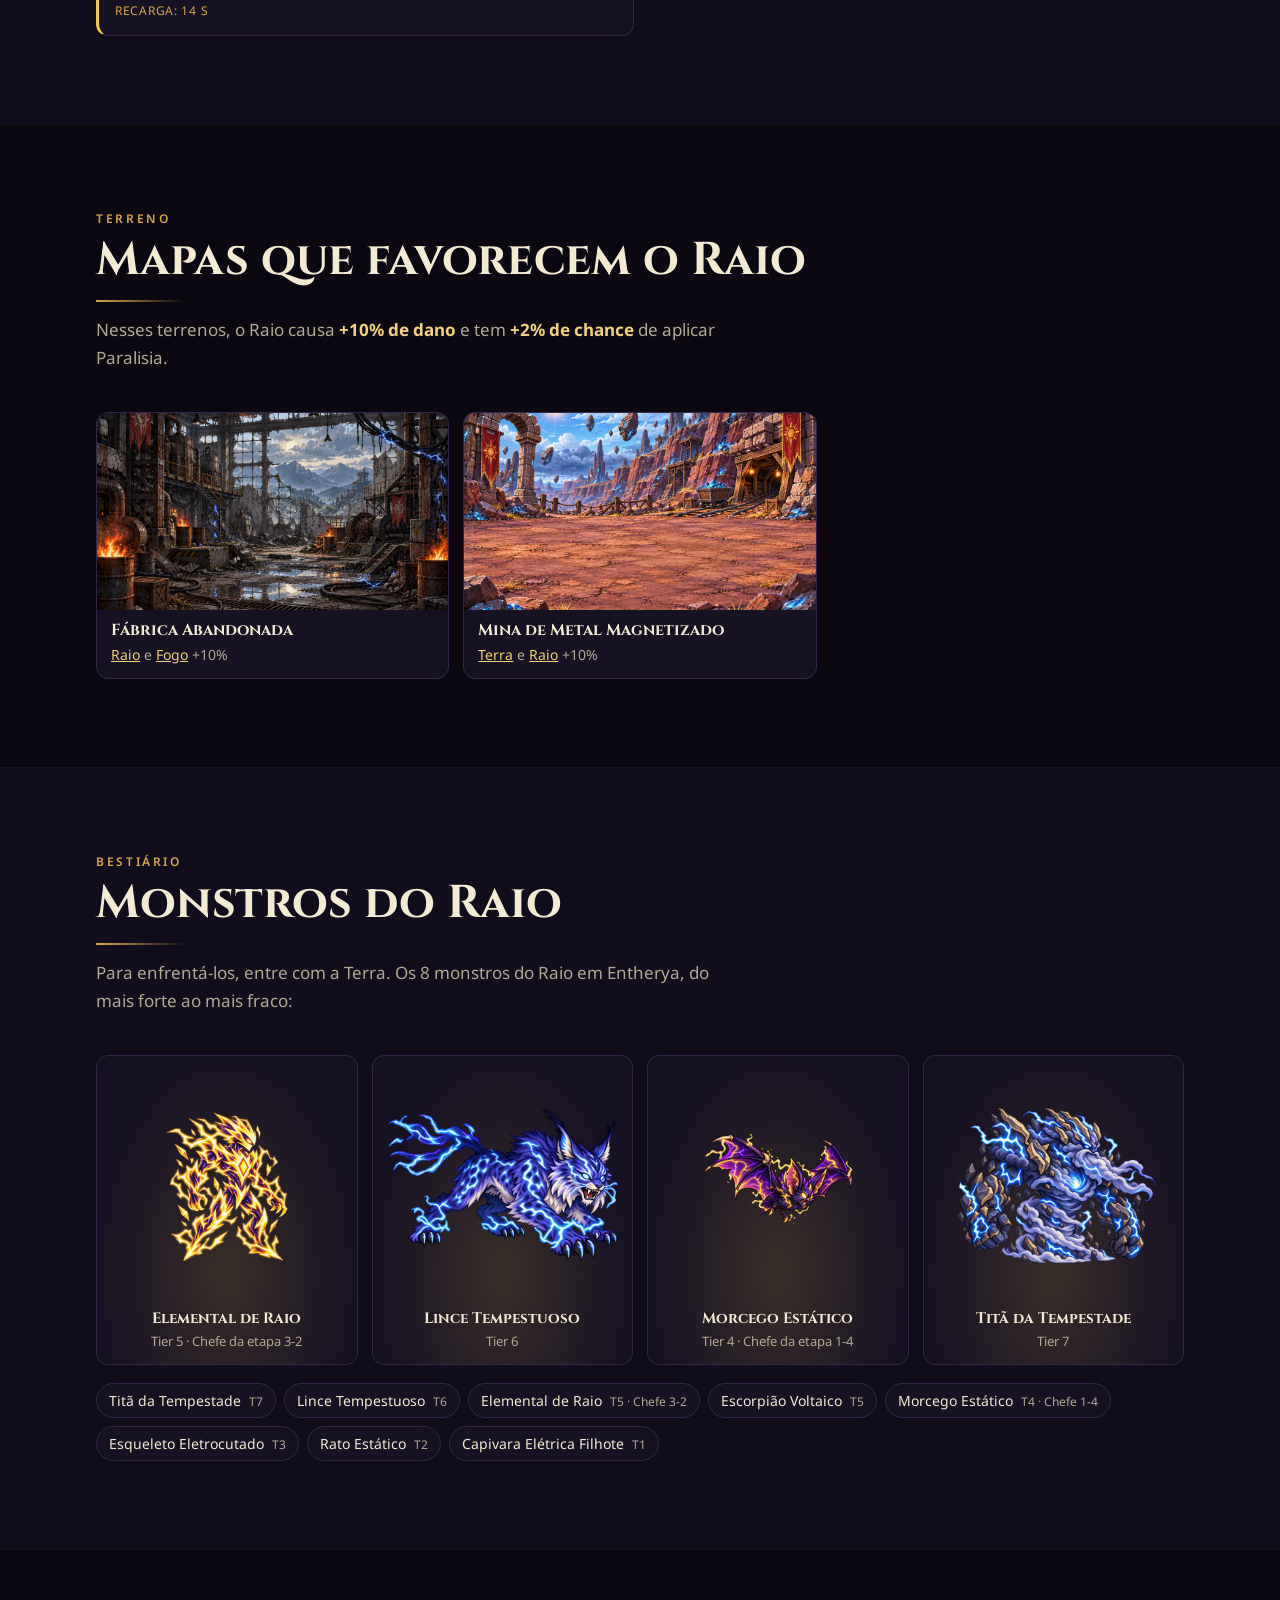
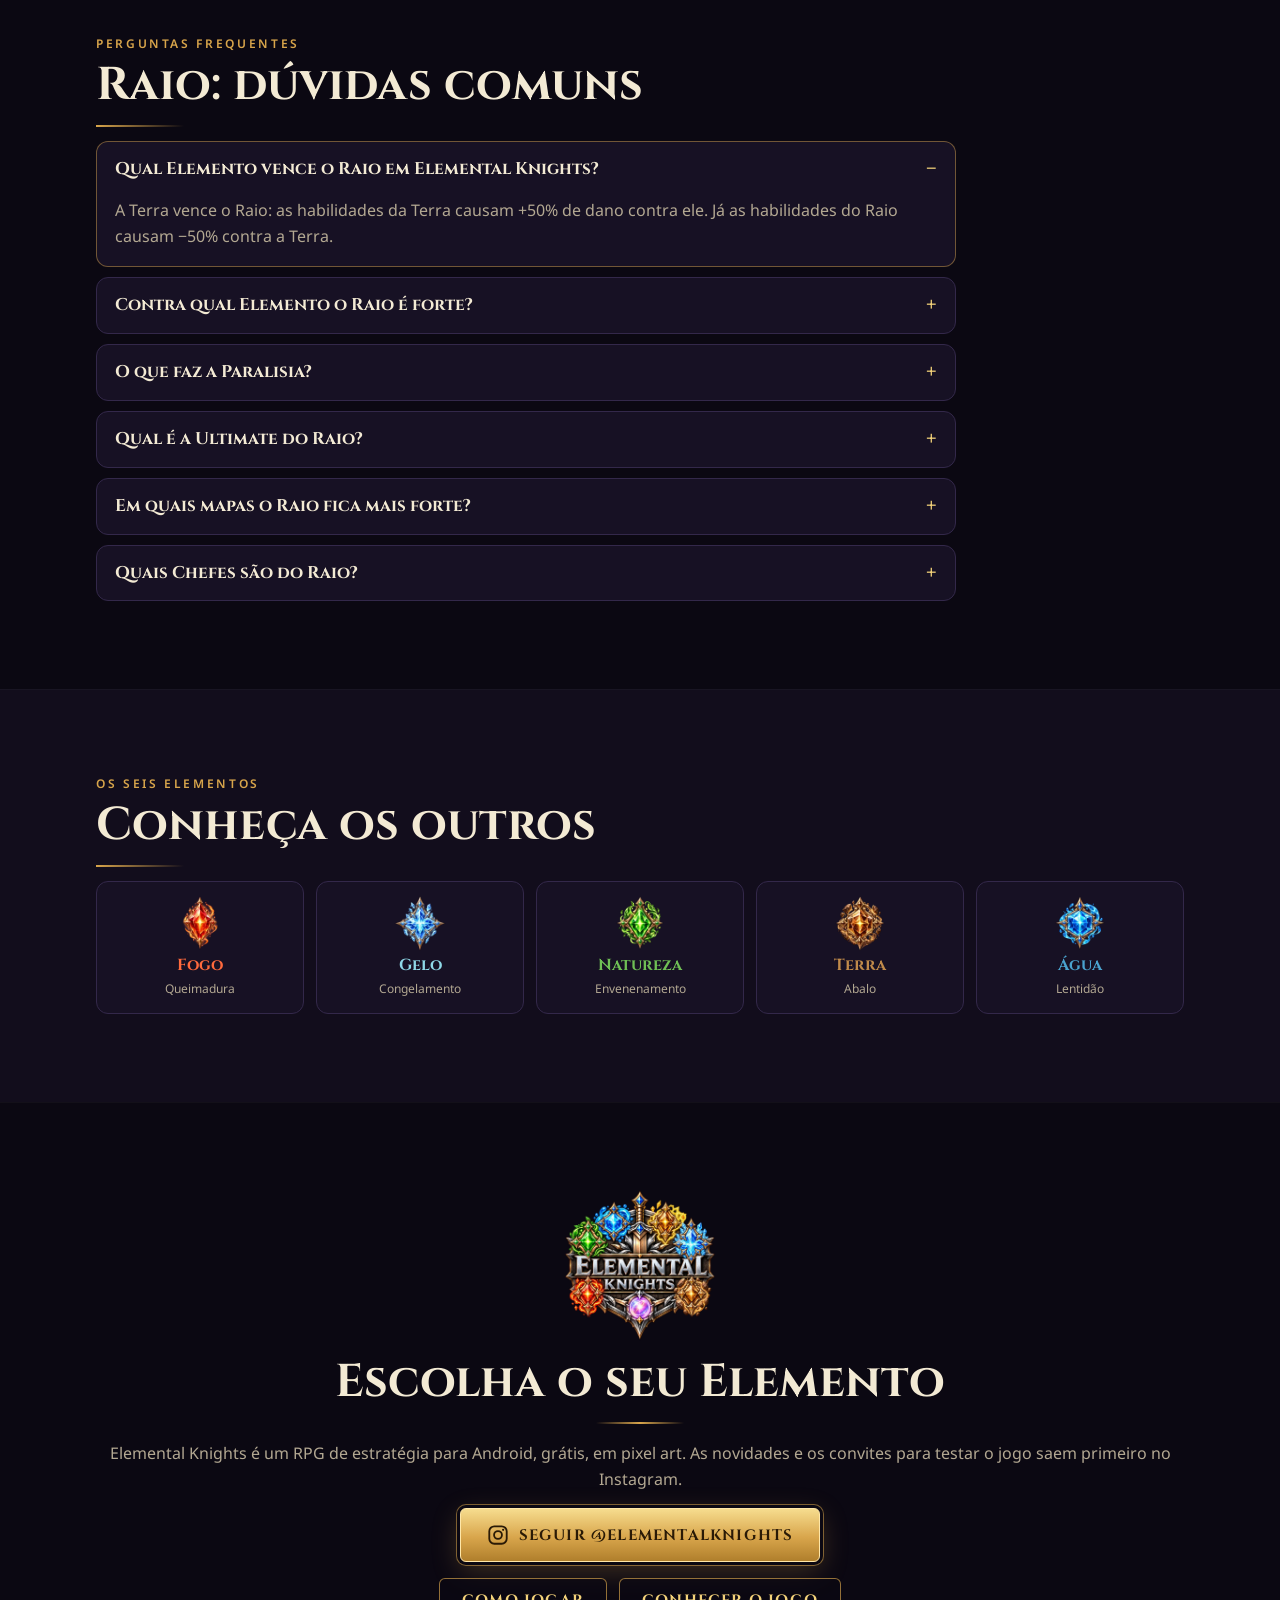
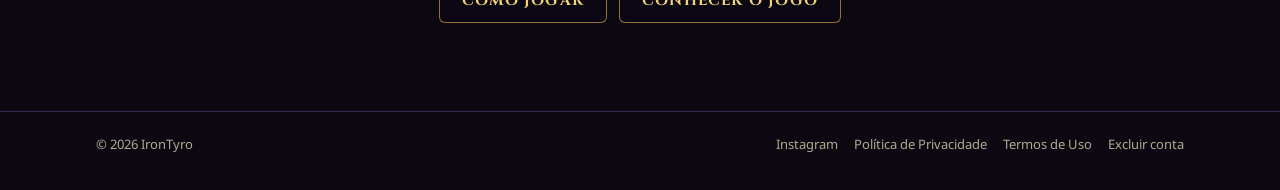
<file: elementos/raio.html>
<!doctype html>
<html lang="pt-BR">
<head>
<meta charset="utf-8">
<meta name="viewport" content="width=device-width, initial-scale=1">
<title>Raio em Elemental Knights — habilidades, Paralisia e estratégia</title>
<meta name="description" content="Tudo sobre o Raio em Elemental Knights: vence a Água, perde para a Terra, aplica Paralisia. As 6 Passivas, as 8 Ativas, a Ultimate Prioridade Absoluta, mapas e monstros.">
<link rel="canonical" href="https://elementalknights.com.br/elementos/raio.html">
<meta name="robots" content="index, follow, max-image-preview:large">
<meta property="og:type" content="article">
<meta property="og:site_name" content="Elemental Knights">
<meta property="og:locale" content="pt_BR">
<meta property="og:url" content="https://elementalknights.com.br/elementos/raio.html">
<meta property="og:title" content="Raio em Elemental Knights — habilidades, Paralisia e estratégia">
<meta property="og:description" content="Tudo sobre o Raio em Elemental Knights: vence a Água, perde para a Terra, aplica Paralisia. As 6 Passivas, as 8 Ativas, a Ultimate Prioridade Absoluta, mapas e monstros.">
<meta property="og:image" content="https://elementalknights.com.br/img/og-elemento-raio.jpg">
<meta property="og:image:width" content="1200">
<meta property="og:image:height" content="630">
<meta name="twitter:card" content="summary_large_image">
<meta name="twitter:image" content="https://elementalknights.com.br/img/og-elemento-raio.jpg">
<script type="application/ld+json">
[
 {
  "@context": "https://schema.org",
  "@type": "Article",
  "headline": "Raio em Elemental Knights — habilidades, Paralisia e estratégia",
  "description": "Tudo sobre o Raio em Elemental Knights: vence a Água, perde para a Terra, aplica Paralisia. As 6 Passivas, as 8 Ativas, a Ultimate Prioridade Absoluta, mapas e monstros.",
  "inLanguage": "pt-BR",
  "image": "https://elementalknights.com.br/img/og-elemento-raio.jpg",
  "datePublished": "2026-11-04",
  "dateModified": "2026-11-06",
  "mainEntityOfPage": "https://elementalknights.com.br/elementos/raio.html",
  "author": {
   "@type": "Organization",
   "name": "IronTyro",
   "url": "https://irontyro.github.io/"
  },
  "publisher": {
   "@type": "Organization",
   "name": "IronTyro",
   "logo": {
    "@type": "ImageObject",
    "url": "https://elementalknights.com.br/img/logo.webp"
   }
  },
  "about": {
   "@type": "VideoGame",
   "name": "Elemental Knights",
   "url": "https://elementalknights.com.br/"
  }
 },
 {
  "@context": "https://schema.org",
  "@type": "BreadcrumbList",
  "itemListElement": [
   {
    "@type": "ListItem",
    "position": 1,
    "name": "Elemental Knights",
    "item": "https://elementalknights.com.br/"
   },
   {
    "@type": "ListItem",
    "position": 2,
    "name": "Elementos",
    "item": "https://elementalknights.com.br/elementos/"
   },
   {
    "@type": "ListItem",
    "position": 3,
    "name": "Raio",
    "item": "https://elementalknights.com.br/elementos/raio.html"
   }
  ]
 },
 {
  "@context": "https://schema.org",
  "@type": "FAQPage",
  "mainEntity": [
   {
    "@type": "Question",
    "name": "Qual Elemento vence o Raio em Elemental Knights?",
    "acceptedAnswer": {
     "@type": "Answer",
     "text": "A Terra vence o Raio: as habilidades da Terra causam +50% de dano contra ele. Já as habilidades do Raio causam −50% contra a Terra."
    }
   },
   {
    "@type": "Question",
    "name": "Contra qual Elemento o Raio é forte?",
    "acceptedAnswer": {
     "@type": "Answer",
     "text": "O Raio vence a Água: suas habilidades causam +50% de dano contra inimigos da Água."
    }
   },
   {
    "@type": "Question",
    "name": "O que faz a Paralisia?",
    "acceptedAnswer": {
     "@type": "Answer",
     "text": "A Paralisia é o efeito do Raio, com Intensidade de I a V. Empurra a Barra ATB do alvo para trás e reduz a Velocidade, a Evasão e o dano dele, que passa a receber mais dano."
    }
   },
   {
    "@type": "Question",
    "name": "Qual é a Ultimate do Raio?",
    "acceptedAnswer": {
     "@type": "Answer",
     "text": "Prioridade Absoluta: Por 12 s: cada Paralisia que você aplicar avança 12% da sua Barra de Ação (até 1 vez por segundo); Recarga: 16 s."
    }
   },
   {
    "@type": "Question",
    "name": "Em quais mapas o Raio fica mais forte?",
    "acceptedAnswer": {
     "@type": "Answer",
     "text": "Fábrica Abandonada, Mina de Metal Magnetizado: nesses terrenos o Raio causa +10% de dano e tem +2% de chance de aplicar Paralisia."
    }
   },
   {
    "@type": "Question",
    "name": "Quais Chefes são do Raio?",
    "acceptedAnswer": {
     "@type": "Answer",
     "text": "No Modo História: Morcego Estático (etapa 1-4), Elemental de Raio (etapa 3-2)."
    }
   }
  ]
 }
]
</script>
<meta name="theme-color" content="#0b0812">
<link rel="icon" type="image/png" href="../img/favicon.png">
<link rel="preconnect" href="https://fonts.googleapis.com">
<link rel="preconnect" href="https://fonts.gstatic.com" crossorigin>
<link rel="stylesheet" href="https://fonts.googleapis.com/css2?family=Cinzel:wght@600;700;900&family=Noto+Sans:wght@400;500;600;700&display=swap">
<link rel="stylesheet" href="../ek.css?v=9">
</head>
<body class="guide-page el-page" style="--e:#f0c93d">

<header class="topbar topbar-solid">
  <div class="wrap topbar-in">
    <a class="studio" href="../">Elemental Knights</a>
    <nav aria-label="Elementos">
      <a href="./">Elementos</a>
      <a href="fogo.html">Fogo</a>
      <a href="gelo.html">Gelo</a>
      <a href="natureza.html">Natureza</a>
      <a href="terra.html">Terra</a>
      <a href="raio.html" aria-current="page">Raio</a>
      <a href="agua.html">Água</a>
      <a class="nav-acct" href="../">Voltar ao site</a>
    </nav>
  </div>
</header>

<main>
  <section class="guide-hero el-hero">
    <div class="wrap el-hero-in">
      <img class="el-hero-gem" src="../img/gema_raio.webp" alt="Gema do Raio" width="160" height="160">
      <div>
        <p class="crumbs"><a href="../">Elemental Knights</a> › <a href="./">Elementos</a> › Raio</p>
        <p class="eyebrow">Elemento</p>
        <h1>Raio</h1>
        <p class="intro">Velocidade, precisão e domínio absoluto sobre o ritmo do combate — vence impondo um ritmo acelerado, atacando antes dos adversários.</p>
        <dl class="el-facts">
          <div><dt>Vence</dt><dd><a href="agua.html">Água</a></dd></div>
          <div><dt>Perde para</dt><dd><a href="terra.html">Terra</a></dd></div>
          <div><dt>Efeito</dt><dd>Paralisia</dd></div>
          <div><dt>Atributo principal</dt><dd>Velocidade</dd></div>
        </dl>
      </div>
    </div>
  </section>

  <section id="estrategia" class="band">
    <div class="wrap">
      <p class="eyebrow">Estratégia</p>
      <h2>Como jogar com o Raio</h2>
      <p class="lead">O Raio joga na velocidade e age antes dos inimigos. Agilidade Elétrica dá +15% de Velocidade para cada inimigo vivo, e Corrente em Cadeia aplica Paralisia em até 3 inimigos de uma vez.</p>
      <p class="lead">A Descarga Concentrada causa 290% e mais 16% por Intensidade de Paralisia do alvo. A Ultimate, Prioridade Absoluta, faz cada Paralisia aplicada avançar 12% da sua Barra de Ação por 12 segundos.</p>
      <div class="matchup">
        <div class="mu mu-up"><img src="../img/icone_ui_vantagem.webp" alt="" width="56" height="56"><p><b>Contra Água</b>Suas Habilidades causam <strong>+50%</strong> de dano.</p></div>
        <div class="mu mu-down"><img src="../img/icone_ui_desvantagem.webp" alt="" width="56" height="56"><p><b>Contra Terra</b>Suas Habilidades causam <strong>−50%</strong> de dano.</p></div>
      </div>
      <p class="note">Na Estratégia Elemental você escolhe <b>2 Passivas</b> e <b>3 Ativas</b> do Raio, e a Ultimate ocupa um dos 3 lugares de Ativa. Lutar com o Raio aumenta a sua Maestria nele.</p>
    </div>
  </section>

  <section id="efeito" class="band band-alt">
    <div class="wrap">
      <p class="eyebrow">Efeito especial</p>
      <h2>Paralisia</h2>
      <ul class="status">
        <li style="--e:#f0c93d"><img src="../img/gema_raio.webp" alt="" width="40" height="40"><div><h3>Paralisia <span>Intensidade I a V</span></h3><p>Empurra a Barra ATB do alvo para trás e reduz a Velocidade, a Evasão e o dano dele, que passa a receber mais dano.</p></div></li>
      </ul>
    </div>
  </section>

  <section id="passivas" class="band">
    <div class="wrap">
      <p class="eyebrow">Sempre ativas</p>
      <h2>As 6 Passivas</h2>
      <p class="intro">Funcionam sozinhas durante a batalha. Você leva 2 delas.</p>
      <ul class="skills">
          <li class="sk">
            <h4>Relâmpago</h4>
            <ul><li>Seus ataques ganham 15% de chance de aplicar 1 Intensidade de Paralisia</li><li>Inimigos com Paralisia 4 ou mais perdem 20% de Velocidade</li></ul>
          </li>
          <li class="sk">
            <h4>Agilidade Elétrica</h4>
            <ul><li>+15% de Velocidade para cada inimigo vivo (máx. +45%)</li></ul>
          </li>
          <li class="sk">
            <h4>Magnetismo</h4>
            <ul><li>No início da batalha, troca de lugar o primeiro e o último inimigo</li></ul>
          </li>
          <li class="sk">
            <h4>Corrente Elétrica</h4>
            <ul><li>+5% de Velocidade para cada Intensidade de Paralisia, somando todos os inimigos (máx. +40%)</li><li>Se essa soma chegar a 3 ou mais: +30% de Ataque</li></ul>
          </li>
          <li class="sk">
            <h4>Carga Elétrica</h4>
            <ul><li>A cada 3 Paralisias que você aplicar: uma descarga causa 50% do Ataque em todos os inimigos</li></ul>
          </li>
          <li class="sk">
            <h4>Campo Eletrostático</h4>
            <ul><li>Inimigo com Paralisia que atacar você ganha +1 Intensidade de Paralisia</li></ul>
          </li>
      </ul>
    </div>
  </section>

  <section id="ativas" class="band band-alt">
    <div class="wrap">
      <p class="eyebrow">Você decide a hora</p>
      <h2>As 8 Ativas</h2>
      <p class="intro">Entram na Fila de Habilidades e são usadas quando a Barra ATB enche. Você leva 3, incluindo a Ultimate.</p>
      <ul class="skills">
          <li class="sk sk-ult">
            <h4>Prioridade Absoluta <span class="sk-tag">Ultimate</span></h4>
            <ul><li>Por 12 s: cada Paralisia que você aplicar avança 12% da sua Barra de Ação (até 1 vez por segundo)</li></ul>
            <p class="sk-cd">Recarga: 16 s</p>
          </li>
          <li class="sk">
            <h4>Piso Energizado</h4>
            <ul><li>Causa 80% do Ataque em todos os inimigos e reduz a Velocidade deles em 10% por 12 s</li><li>Você ganha +3% de Velocidade por inimigo atingido, pelo mesmo tempo</li></ul>
            <p class="sk-cd">Recarga: 8 s</p>
          </li>
          <li class="sk">
            <h4>Campo Instável</h4>
            <ul><li>Por 10 s, a cada 2 s, ganha um bônus aleatório: +5% de Esquiva, +3% de Velocidade ou +15% de chance de Paralisia</li><li>Os bônus acumulam e somem todos ao final</li></ul>
            <p class="sk-cd">Recarga: 12 s</p>
          </li>
          <li class="sk">
            <h4>Choque Interno</h4>
            <ul><li>Você sofre dano igual a 10% do seu Ataque</li><li>Remove até 3 Intensidades de efeitos negativos de você</li><li>+5% de Velocidade por 8 s para cada Intensidade removida</li></ul>
            <p class="sk-cd">Recarga: 10 s</p>
          </li>
          <li class="sk">
            <h4>Corrente em Cadeia</h4>
            <ul><li>Atinge até 3 inimigos em sequência: 145%, 113% e 80% do Ataque</li><li>Aplica Paralisia em todos os atingidos (garantida)</li></ul>
            <p class="sk-cd">Recarga: 11 s</p>
          </li>
          <li class="sk">
            <h4>Tempestade Estática</h4>
            <ul><li>Por 10 s, todos os inimigos: -5% de Velocidade</li><li>Cada ataque que eles receberem tem 38% de chance de aplicar 1 Intensidade de Paralisia</li></ul>
            <p class="sk-cd">Recarga: 6 s</p>
          </li>
          <li class="sk">
            <h4>Descarga Concentrada</h4>
            <ul><li>Causa 290% do Ataque em 1 inimigo, +16% para cada Intensidade de Paralisia dele</li><li>Depois, consome toda a Paralisia do alvo</li></ul>
            <p class="sk-cd">Recarga: 8 s</p>
          </li>
          <li class="sk">
            <h4>Interferência Magnética</h4>
            <ul><li>O inimigo com a Barra de Ação mais baixa perde 20% dela</li><li>Depois, todos os inimigos ficam com a Barra igual à dele</li></ul>
            <p class="sk-cd">Recarga: 14 s</p>
          </li>
      </ul>
    </div>
  </section>

  <section id="mapas" class="band">
    <div class="wrap">
      <p class="eyebrow">Terreno</p>
      <h2>Mapas que favorecem o Raio</h2>
      <p class="intro">Nesses terrenos, o Raio causa <b>+10% de dano</b> e tem <b>+2% de chance</b> de aplicar Paralisia.</p>
      <ul class="el-maps">
        <li><img src="../img/mapa_fabricaabandonada.webp" alt="Mapa Fábrica Abandonada" loading="lazy" width="480" height="270"><div><h3>Fábrica Abandonada</h3><p><a href="raio.html">Raio</a> e <a href="fogo.html">Fogo</a> +10%</p></div></li>
        <li><img src="../img/mapa_minametalmagnetizado.webp" alt="Mapa Mina de Metal Magnetizado" loading="lazy" width="480" height="270"><div><h3>Mina de Metal Magnetizado</h3><p><a href="terra.html">Terra</a> e <a href="raio.html">Raio</a> +10%</p></div></li>
      </ul>
    </div>
  </section>

  <section id="monstros" class="band band-alt">
    <div class="wrap">
      <p class="eyebrow">Bestiário</p>
      <h2>Monstros do Raio</h2>
      <p class="intro">Para enfrentá-los, entre com a Terra. Os 8 monstros do Raio em Entherya, do mais forte ao mais fraco:</p>
      <ul class="el-mons">
        <li><img src="../img/monstros/elementalraio.webp" alt="Elemental de Raio, monstro do Raio" loading="lazy" width="360" height="330"><h3>Elemental de Raio</h3><p>Tier 5 · Chefe da etapa 3-2</p></li>
        <li><img src="../img/monstros/lincetempestuoso.webp" alt="Lince Tempestuoso, monstro do Raio" loading="lazy" width="360" height="330"><h3>Lince Tempestuoso</h3><p>Tier 6</p></li>
        <li><img src="../img/monstros/morcegoestatico.webp" alt="Morcego Estático, monstro do Raio" loading="lazy" width="360" height="330"><h3>Morcego Estático</h3><p>Tier 4 · Chefe da etapa 1-4</p></li>
        <li><img src="../img/monstros/titatempestade.webp" alt="Titã da Tempestade, monstro do Raio" loading="lazy" width="360" height="330"><h3>Titã da Tempestade</h3><p>Tier 7</p></li>
      </ul>
      <ul class="chips">
        <li>Titã da Tempestade <span>T7</span></li>
        <li>Lince Tempestuoso <span>T6</span></li>
        <li>Elemental de Raio <span>T5 · Chefe 3-2</span></li>
        <li>Escorpião Voltaico <span>T5</span></li>
        <li>Morcego Estático <span>T4 · Chefe 1-4</span></li>
        <li>Esqueleto Eletrocutado <span>T3</span></li>
        <li>Rato Estático <span>T2</span></li>
        <li>Capivara Elétrica Filhote <span>T1</span></li>
      </ul>
    </div>
  </section>

  <section id="perguntas" class="band">
    <div class="wrap">
      <p class="eyebrow">Perguntas frequentes</p>
      <h2>Raio: dúvidas comuns</h2>
      <div class="faq">
        <details class="qa" open><summary>Qual Elemento vence o Raio em Elemental Knights?</summary><p>A Terra vence o Raio: as habilidades da Terra causam +50% de dano contra ele. Já as habilidades do Raio causam −50% contra a Terra.</p></details>
        <details class="qa"><summary>Contra qual Elemento o Raio é forte?</summary><p>O Raio vence a Água: suas habilidades causam +50% de dano contra inimigos da Água.</p></details>
        <details class="qa"><summary>O que faz a Paralisia?</summary><p>A Paralisia é o efeito do Raio, com Intensidade de I a V. Empurra a Barra ATB do alvo para trás e reduz a Velocidade, a Evasão e o dano dele, que passa a receber mais dano.</p></details>
        <details class="qa"><summary>Qual é a Ultimate do Raio?</summary><p>Prioridade Absoluta: Por 12 s: cada Paralisia que você aplicar avança 12% da sua Barra de Ação (até 1 vez por segundo); Recarga: 16 s.</p></details>
        <details class="qa"><summary>Em quais mapas o Raio fica mais forte?</summary><p>Fábrica Abandonada, Mina de Metal Magnetizado: nesses terrenos o Raio causa +10% de dano e tem +2% de chance de aplicar Paralisia.</p></details>
        <details class="qa"><summary>Quais Chefes são do Raio?</summary><p>No Modo História: Morcego Estático (etapa 1-4), Elemental de Raio (etapa 3-2).</p></details>
      </div>
    </div>
  </section>

  <section class="band band-alt">
    <div class="wrap">
      <p class="eyebrow">Os seis Elementos</p>
      <h2>Conheça os outros</h2>
      <ul class="el-nav">
        <li style="--e:#ff6a3d"><a href="fogo.html"><img src="../img/gema_fogo.webp" alt="" width="56" height="56" loading="lazy"><span>Fogo</span><small>Queimadura</small></a></li>
        <li style="--e:#8fd9e8"><a href="gelo.html"><img src="../img/gema_gelo.webp" alt="" width="56" height="56" loading="lazy"><span>Gelo</span><small>Congelamento</small></a></li>
        <li style="--e:#6fbf55"><a href="natureza.html"><img src="../img/gema_natureza.webp" alt="" width="56" height="56" loading="lazy"><span>Natureza</span><small>Envenenamento</small></a></li>
        <li style="--e:#c08a4a"><a href="terra.html"><img src="../img/gema_terra.webp" alt="" width="56" height="56" loading="lazy"><span>Terra</span><small>Abalo</small></a></li>
        <li style="--e:#4aa3cf"><a href="agua.html"><img src="../img/gema_agua.webp" alt="" width="56" height="56" loading="lazy"><span>Água</span><small>Lentidão</small></a></li>
      </ul>
    </div>
  </section>

  <section class="band band-last">
    <div class="wrap closing">
      <img src="../img/logo.webp" alt="" class="closing-logo" loading="lazy" width="300" height="150">
      <h2>Escolha o seu Elemento</h2>
      <p>Elemental Knights é um RPG de estratégia para Android, grátis, em pixel art. As novidades e os convites para testar o jogo saem primeiro no Instagram.</p>
      <p><a class="cta cta-ig" href="https://www.instagram.com/elementalknights/" target="_blank" rel="noopener"><svg class="ig" viewBox="0 0 24 24" aria-hidden="true"><rect x="2.5" y="2.5" width="19" height="19" rx="5.5"/><circle cx="12" cy="12" r="4.3"/><circle cx="17.6" cy="6.4" r="1.2" class="dot"/></svg><span>Seguir @elementalknights</span></a></p>
      <p class="el-more"><a class="cta-ghost" href="../como-jogar.html">Como jogar</a> <a class="cta-ghost" href="../">Conhecer o jogo</a></p>
    </div>
  </section>
</main>

<footer class="foot">
  <div class="wrap foot-in">
    <span>© 2026 IronTyro</span>
    <nav aria-label="Documentos">
      <a href="https://www.instagram.com/elementalknights/">Instagram</a>
      <a href="https://irontyro.github.io/privacidade.html">Política de Privacidade</a>
      <a href="https://irontyro.github.io/termos.html">Termos de Uso</a>
      <a href="https://irontyro.github.io/excluir-conta.html">Excluir conta</a>
    </nav>
  </div>
</footer>

</body>
</html>
</file>
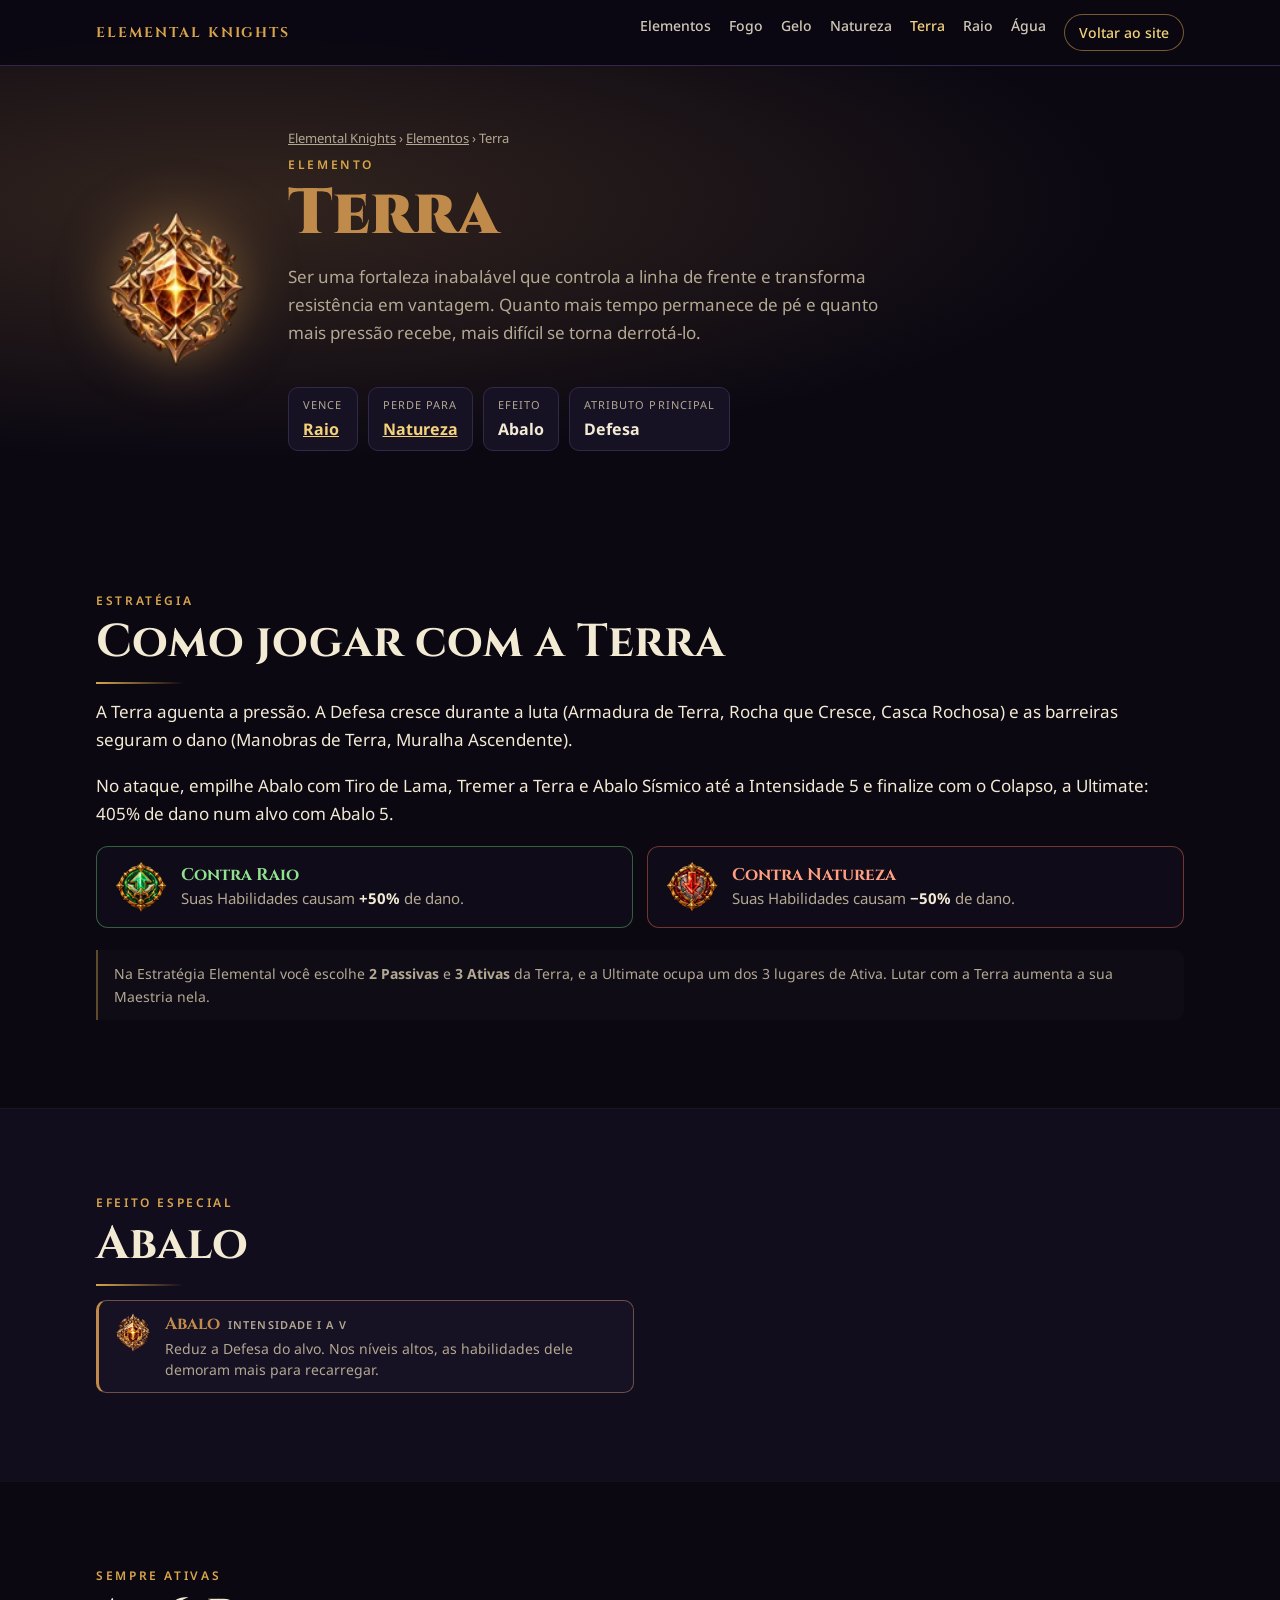
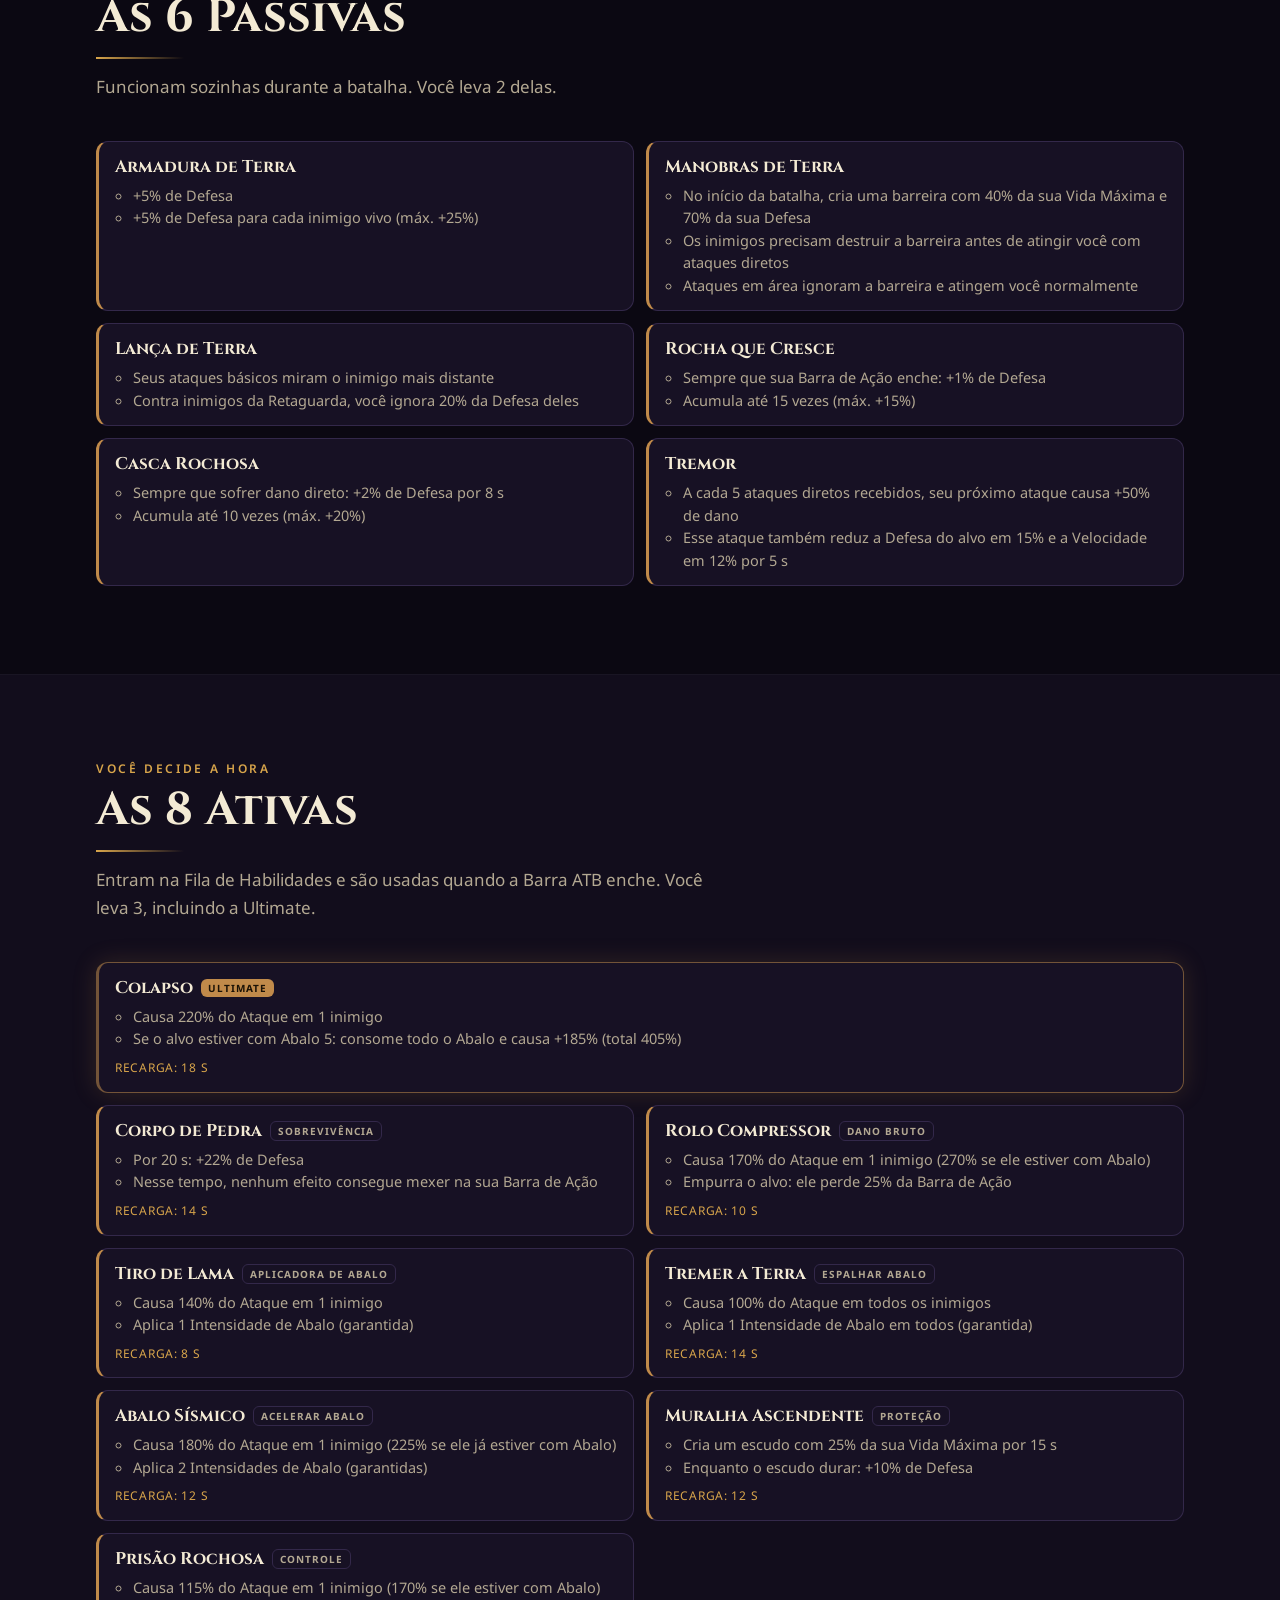
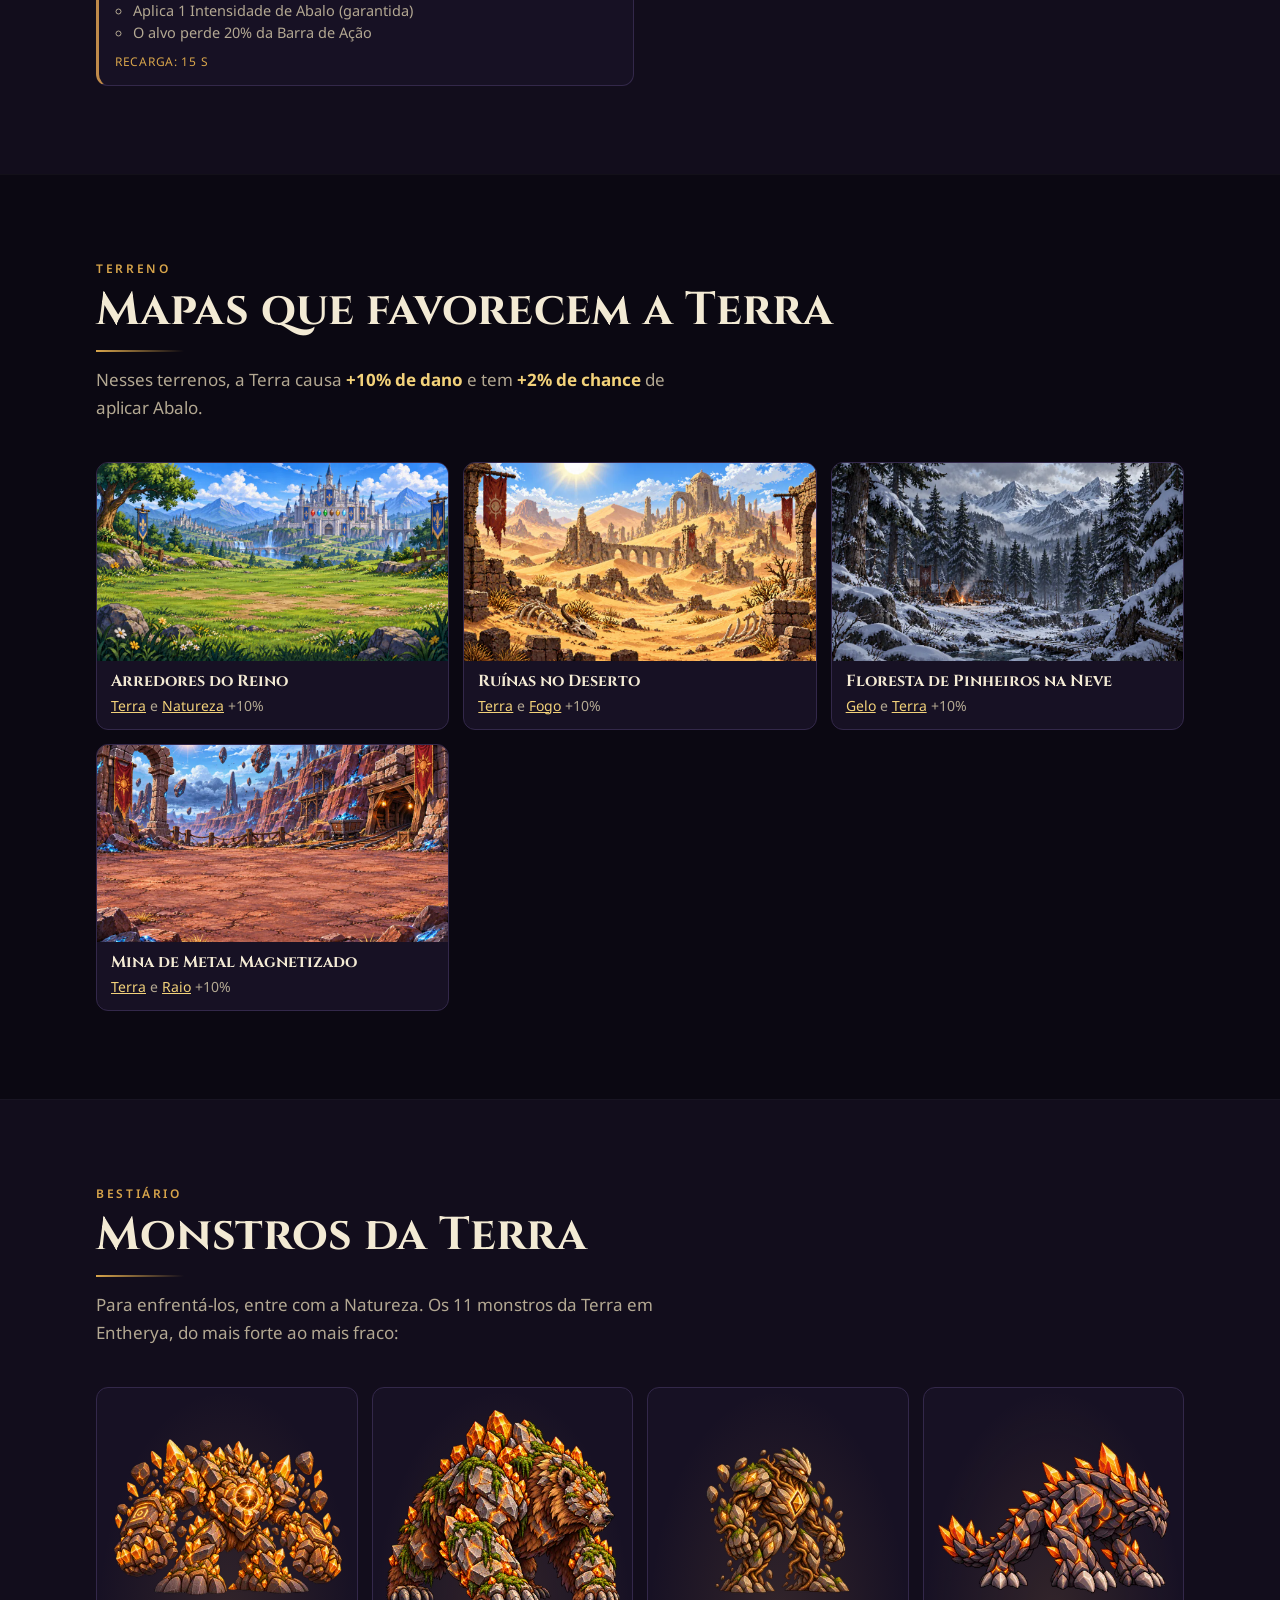
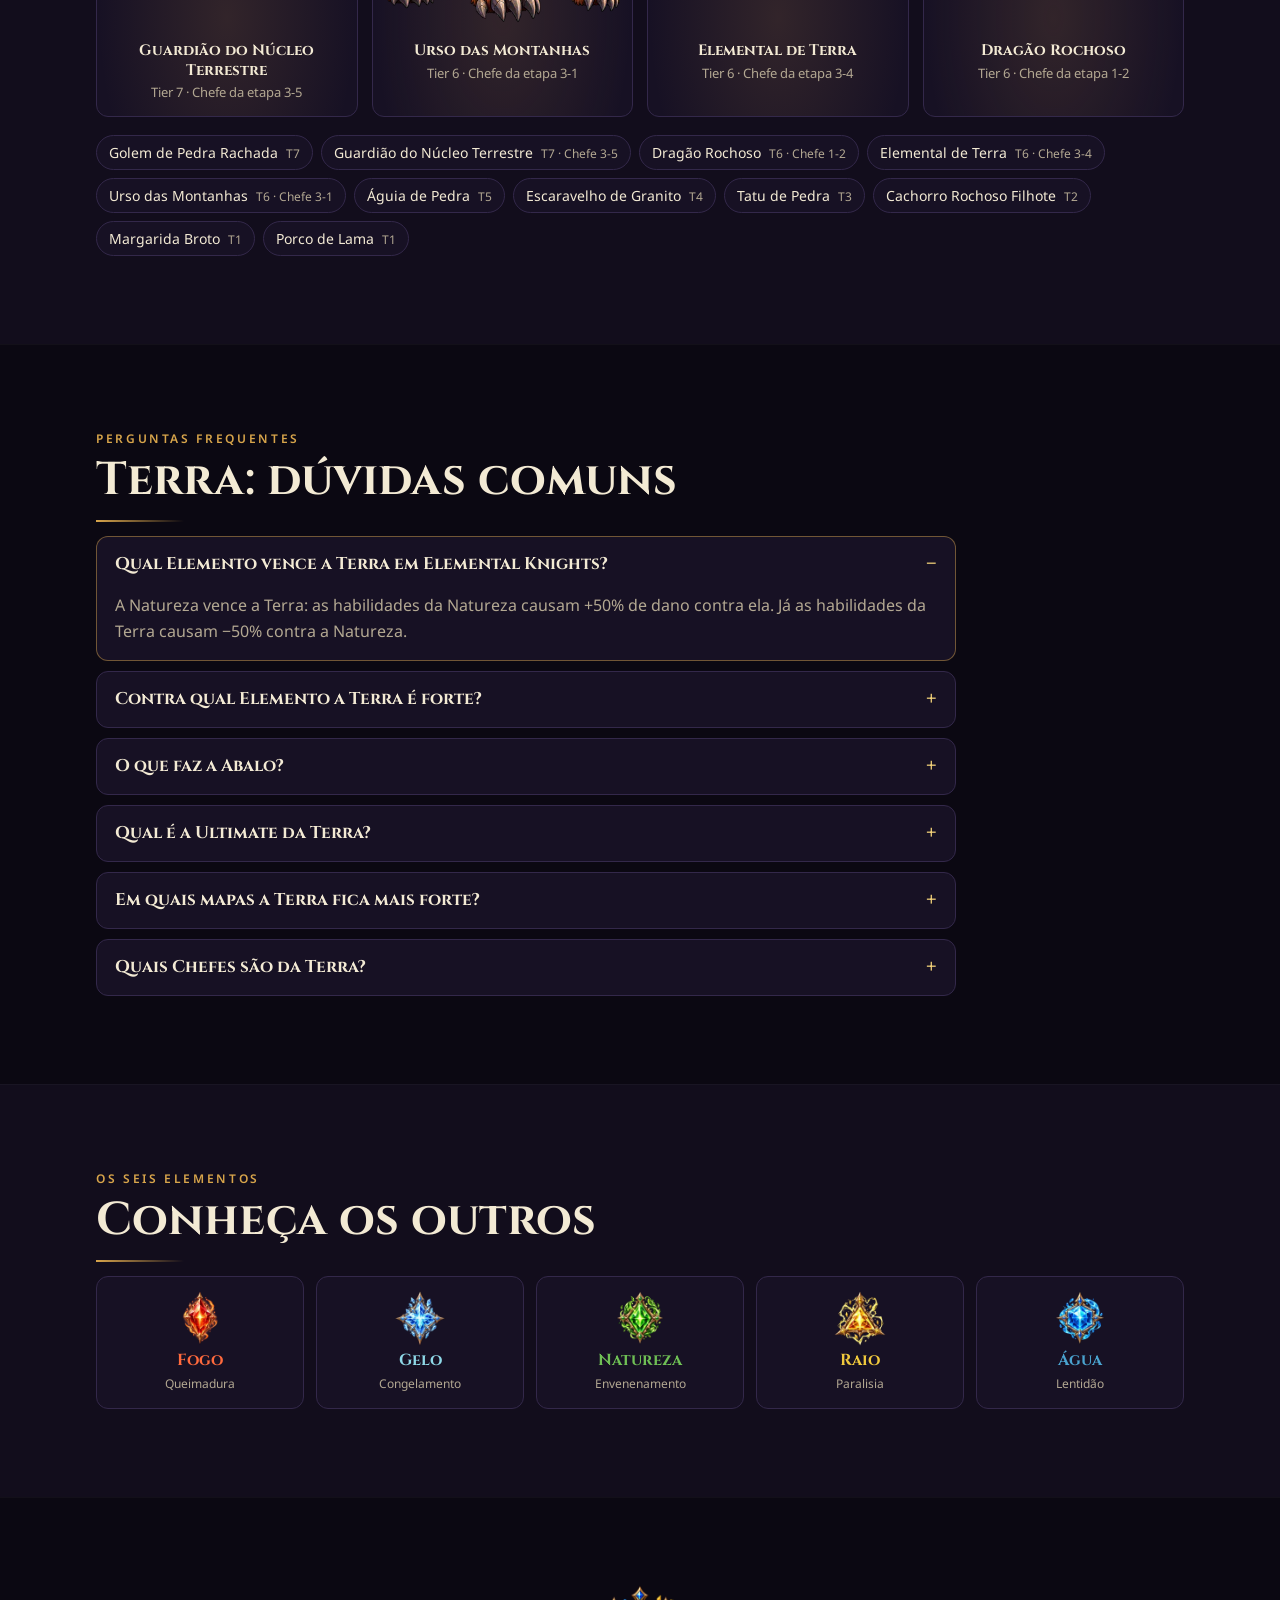
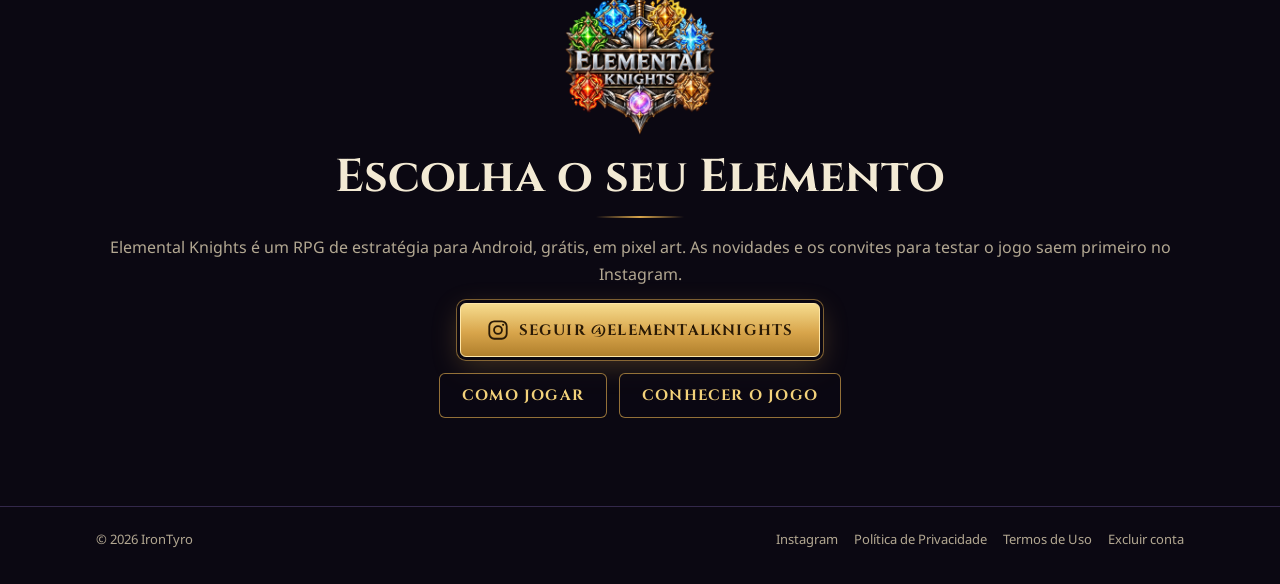
<file: elementos/terra.html>
<!doctype html>
<html lang="pt-BR">
<head>
<meta charset="utf-8">
<meta name="viewport" content="width=device-width, initial-scale=1">
<title>Terra em Elemental Knights — habilidades, Abalo e estratégia</title>
<meta name="description" content="Tudo sobre a Terra em Elemental Knights: vence o Raio, perde para a Natureza, aplica Abalo. As 6 Passivas, as 8 Ativas, a Ultimate Colapso, mapas e monstros.">
<link rel="canonical" href="https://elementalknights.com.br/elementos/terra.html">
<meta name="robots" content="index, follow, max-image-preview:large">
<meta property="og:type" content="article">
<meta property="og:site_name" content="Elemental Knights">
<meta property="og:locale" content="pt_BR">
<meta property="og:url" content="https://elementalknights.com.br/elementos/terra.html">
<meta property="og:title" content="Terra em Elemental Knights — habilidades, Abalo e estratégia">
<meta property="og:description" content="Tudo sobre a Terra em Elemental Knights: vence o Raio, perde para a Natureza, aplica Abalo. As 6 Passivas, as 8 Ativas, a Ultimate Colapso, mapas e monstros.">
<meta property="og:image" content="https://elementalknights.com.br/img/og-elemento-terra.jpg">
<meta property="og:image:width" content="1200">
<meta property="og:image:height" content="630">
<meta name="twitter:card" content="summary_large_image">
<meta name="twitter:image" content="https://elementalknights.com.br/img/og-elemento-terra.jpg">
<script type="application/ld+json">
[
 {
  "@context": "https://schema.org",
  "@type": "Article",
  "headline": "Terra em Elemental Knights — habilidades, Abalo e estratégia",
  "description": "Tudo sobre a Terra em Elemental Knights: vence o Raio, perde para a Natureza, aplica Abalo. As 6 Passivas, as 8 Ativas, a Ultimate Colapso, mapas e monstros.",
  "inLanguage": "pt-BR",
  "image": "https://elementalknights.com.br/img/og-elemento-terra.jpg",
  "datePublished": "2026-11-04",
  "dateModified": "2026-11-06",
  "mainEntityOfPage": "https://elementalknights.com.br/elementos/terra.html",
  "author": {
   "@type": "Organization",
   "name": "IronTyro",
   "url": "https://irontyro.github.io/"
  },
  "publisher": {
   "@type": "Organization",
   "name": "IronTyro",
   "logo": {
    "@type": "ImageObject",
    "url": "https://elementalknights.com.br/img/logo.webp"
   }
  },
  "about": {
   "@type": "VideoGame",
   "name": "Elemental Knights",
   "url": "https://elementalknights.com.br/"
  }
 },
 {
  "@context": "https://schema.org",
  "@type": "BreadcrumbList",
  "itemListElement": [
   {
    "@type": "ListItem",
    "position": 1,
    "name": "Elemental Knights",
    "item": "https://elementalknights.com.br/"
   },
   {
    "@type": "ListItem",
    "position": 2,
    "name": "Elementos",
    "item": "https://elementalknights.com.br/elementos/"
   },
   {
    "@type": "ListItem",
    "position": 3,
    "name": "Terra",
    "item": "https://elementalknights.com.br/elementos/terra.html"
   }
  ]
 },
 {
  "@context": "https://schema.org",
  "@type": "FAQPage",
  "mainEntity": [
   {
    "@type": "Question",
    "name": "Qual Elemento vence a Terra em Elemental Knights?",
    "acceptedAnswer": {
     "@type": "Answer",
     "text": "A Natureza vence a Terra: as habilidades da Natureza causam +50% de dano contra ela. Já as habilidades da Terra causam −50% contra a Natureza."
    }
   },
   {
    "@type": "Question",
    "name": "Contra qual Elemento a Terra é forte?",
    "acceptedAnswer": {
     "@type": "Answer",
     "text": "A Terra vence o Raio: suas habilidades causam +50% de dano contra inimigos do Raio."
    }
   },
   {
    "@type": "Question",
    "name": "O que faz a Abalo?",
    "acceptedAnswer": {
     "@type": "Answer",
     "text": "A Abalo é o efeito da Terra, com Intensidade de I a V. Reduz a Defesa do alvo. Nos níveis altos, as habilidades dele demoram mais para recarregar."
    }
   },
   {
    "@type": "Question",
    "name": "Qual é a Ultimate da Terra?",
    "acceptedAnswer": {
     "@type": "Answer",
     "text": "Colapso: Causa 220% do Ataque em 1 inimigo; Se o alvo estiver com Abalo 5: consome todo o Abalo e causa +185% (total 405%); Recarga: 18 s."
    }
   },
   {
    "@type": "Question",
    "name": "Em quais mapas a Terra fica mais forte?",
    "acceptedAnswer": {
     "@type": "Answer",
     "text": "Arredores do Reino, Ruínas no Deserto, Floresta de Pinheiros na Neve, Mina de Metal Magnetizado: nesses terrenos a Terra causa +10% de dano e tem +2% de chance de aplicar Abalo."
    }
   },
   {
    "@type": "Question",
    "name": "Quais Chefes são da Terra?",
    "acceptedAnswer": {
     "@type": "Answer",
     "text": "No Modo História: Dragão Rochoso (etapa 1-2), Urso das Montanhas (etapa 3-1), Elemental de Terra (etapa 3-4), Guardião do Núcleo Terrestre (etapa 3-5)."
    }
   }
  ]
 }
]
</script>
<meta name="theme-color" content="#0b0812">
<link rel="icon" type="image/png" href="../img/favicon.png">
<link rel="preconnect" href="https://fonts.googleapis.com">
<link rel="preconnect" href="https://fonts.gstatic.com" crossorigin>
<link rel="stylesheet" href="https://fonts.googleapis.com/css2?family=Cinzel:wght@600;700;900&family=Noto+Sans:wght@400;500;600;700&display=swap">
<link rel="stylesheet" href="../ek.css?v=9">
</head>
<body class="guide-page el-page" style="--e:#c08a4a">

<header class="topbar topbar-solid">
  <div class="wrap topbar-in">
    <a class="studio" href="../">Elemental Knights</a>
    <nav aria-label="Elementos">
      <a href="./">Elementos</a>
      <a href="fogo.html">Fogo</a>
      <a href="gelo.html">Gelo</a>
      <a href="natureza.html">Natureza</a>
      <a href="terra.html" aria-current="page">Terra</a>
      <a href="raio.html">Raio</a>
      <a href="agua.html">Água</a>
      <a class="nav-acct" href="../">Voltar ao site</a>
    </nav>
  </div>
</header>

<main>
  <section class="guide-hero el-hero">
    <div class="wrap el-hero-in">
      <img class="el-hero-gem" src="../img/gema_terra.webp" alt="Gema da Terra" width="160" height="160">
      <div>
        <p class="crumbs"><a href="../">Elemental Knights</a> › <a href="./">Elementos</a> › Terra</p>
        <p class="eyebrow">Elemento</p>
        <h1>Terra</h1>
        <p class="intro">Ser uma fortaleza inabalável que controla a linha de frente e transforma resistência em vantagem. Quanto mais tempo permanece de pé e quanto mais pressão recebe, mais difícil se torna derrotá-lo.</p>
        <dl class="el-facts">
          <div><dt>Vence</dt><dd><a href="raio.html">Raio</a></dd></div>
          <div><dt>Perde para</dt><dd><a href="natureza.html">Natureza</a></dd></div>
          <div><dt>Efeito</dt><dd>Abalo</dd></div>
          <div><dt>Atributo principal</dt><dd>Defesa</dd></div>
        </dl>
      </div>
    </div>
  </section>

  <section id="estrategia" class="band">
    <div class="wrap">
      <p class="eyebrow">Estratégia</p>
      <h2>Como jogar com a Terra</h2>
      <p class="lead">A Terra aguenta a pressão. A Defesa cresce durante a luta (Armadura de Terra, Rocha que Cresce, Casca Rochosa) e as barreiras seguram o dano (Manobras de Terra, Muralha Ascendente).</p>
      <p class="lead">No ataque, empilhe Abalo com Tiro de Lama, Tremer a Terra e Abalo Sísmico até a Intensidade 5 e finalize com o Colapso, a Ultimate: 405% de dano num alvo com Abalo 5.</p>
      <div class="matchup">
        <div class="mu mu-up"><img src="../img/icone_ui_vantagem.webp" alt="" width="56" height="56"><p><b>Contra Raio</b>Suas Habilidades causam <strong>+50%</strong> de dano.</p></div>
        <div class="mu mu-down"><img src="../img/icone_ui_desvantagem.webp" alt="" width="56" height="56"><p><b>Contra Natureza</b>Suas Habilidades causam <strong>−50%</strong> de dano.</p></div>
      </div>
      <p class="note">Na Estratégia Elemental você escolhe <b>2 Passivas</b> e <b>3 Ativas</b> da Terra, e a Ultimate ocupa um dos 3 lugares de Ativa. Lutar com a Terra aumenta a sua Maestria nela.</p>
    </div>
  </section>

  <section id="efeito" class="band band-alt">
    <div class="wrap">
      <p class="eyebrow">Efeito especial</p>
      <h2>Abalo</h2>
      <ul class="status">
        <li style="--e:#c08a4a"><img src="../img/gema_terra.webp" alt="" width="40" height="40"><div><h3>Abalo <span>Intensidade I a V</span></h3><p>Reduz a Defesa do alvo. Nos níveis altos, as habilidades dele demoram mais para recarregar.</p></div></li>
      </ul>
    </div>
  </section>

  <section id="passivas" class="band">
    <div class="wrap">
      <p class="eyebrow">Sempre ativas</p>
      <h2>As 6 Passivas</h2>
      <p class="intro">Funcionam sozinhas durante a batalha. Você leva 2 delas.</p>
      <ul class="skills">
          <li class="sk">
            <h4>Armadura de Terra</h4>
            <ul><li>+5% de Defesa</li><li>+5% de Defesa para cada inimigo vivo (máx. +25%)</li></ul>
          </li>
          <li class="sk">
            <h4>Manobras de Terra</h4>
            <ul><li>No início da batalha, cria uma barreira com 40% da sua Vida Máxima e 70% da sua Defesa</li><li>Os inimigos precisam destruir a barreira antes de atingir você com ataques diretos</li><li>Ataques em área ignoram a barreira e atingem você normalmente</li></ul>
          </li>
          <li class="sk">
            <h4>Lança de Terra</h4>
            <ul><li>Seus ataques básicos miram o inimigo mais distante</li><li>Contra inimigos da Retaguarda, você ignora 20% da Defesa deles</li></ul>
          </li>
          <li class="sk">
            <h4>Rocha que Cresce</h4>
            <ul><li>Sempre que sua Barra de Ação enche: +1% de Defesa</li><li>Acumula até 15 vezes (máx. +15%)</li></ul>
          </li>
          <li class="sk">
            <h4>Casca Rochosa</h4>
            <ul><li>Sempre que sofrer dano direto: +2% de Defesa por 8 s</li><li>Acumula até 10 vezes (máx. +20%)</li></ul>
          </li>
          <li class="sk">
            <h4>Tremor</h4>
            <ul><li>A cada 5 ataques diretos recebidos, seu próximo ataque causa +50% de dano</li><li>Esse ataque também reduz a Defesa do alvo em 15% e a Velocidade em 12% por 5 s</li></ul>
          </li>
      </ul>
    </div>
  </section>

  <section id="ativas" class="band band-alt">
    <div class="wrap">
      <p class="eyebrow">Você decide a hora</p>
      <h2>As 8 Ativas</h2>
      <p class="intro">Entram na Fila de Habilidades e são usadas quando a Barra ATB enche. Você leva 3, incluindo a Ultimate.</p>
      <ul class="skills">
          <li class="sk sk-ult">
            <h4>Colapso <span class="sk-tag">Ultimate</span></h4>
            <ul><li>Causa 220% do Ataque em 1 inimigo</li><li>Se o alvo estiver com Abalo 5: consome todo o Abalo e causa +185% (total 405%)</li></ul>
            <p class="sk-cd">Recarga: 18 s</p>
          </li>
          <li class="sk">
            <h4>Corpo de Pedra <span class="sk-tag sk-tag-soft">Sobrevivência</span></h4>
            <ul><li>Por 20 s: +22% de Defesa</li><li>Nesse tempo, nenhum efeito consegue mexer na sua Barra de Ação</li></ul>
            <p class="sk-cd">Recarga: 14 s</p>
          </li>
          <li class="sk">
            <h4>Rolo Compressor <span class="sk-tag sk-tag-soft">Dano Bruto</span></h4>
            <ul><li>Causa 170% do Ataque em 1 inimigo (270% se ele estiver com Abalo)</li><li>Empurra o alvo: ele perde 25% da Barra de Ação</li></ul>
            <p class="sk-cd">Recarga: 10 s</p>
          </li>
          <li class="sk">
            <h4>Tiro de Lama <span class="sk-tag sk-tag-soft">Aplicadora de Abalo</span></h4>
            <ul><li>Causa 140% do Ataque em 1 inimigo</li><li>Aplica 1 Intensidade de Abalo (garantida)</li></ul>
            <p class="sk-cd">Recarga: 8 s</p>
          </li>
          <li class="sk">
            <h4>Tremer a Terra <span class="sk-tag sk-tag-soft">Espalhar Abalo</span></h4>
            <ul><li>Causa 100% do Ataque em todos os inimigos</li><li>Aplica 1 Intensidade de Abalo em todos (garantida)</li></ul>
            <p class="sk-cd">Recarga: 14 s</p>
          </li>
          <li class="sk">
            <h4>Abalo Sísmico <span class="sk-tag sk-tag-soft">Acelerar Abalo</span></h4>
            <ul><li>Causa 180% do Ataque em 1 inimigo (225% se ele já estiver com Abalo)</li><li>Aplica 2 Intensidades de Abalo (garantidas)</li></ul>
            <p class="sk-cd">Recarga: 12 s</p>
          </li>
          <li class="sk">
            <h4>Muralha Ascendente <span class="sk-tag sk-tag-soft">Proteção</span></h4>
            <ul><li>Cria um escudo com 25% da sua Vida Máxima por 15 s</li><li>Enquanto o escudo durar: +10% de Defesa</li></ul>
            <p class="sk-cd">Recarga: 12 s</p>
          </li>
          <li class="sk">
            <h4>Prisão Rochosa <span class="sk-tag sk-tag-soft">Controle</span></h4>
            <ul><li>Causa 115% do Ataque em 1 inimigo (170% se ele estiver com Abalo)</li><li>Aplica 1 Intensidade de Abalo (garantida)</li><li>O alvo perde 20% da Barra de Ação</li></ul>
            <p class="sk-cd">Recarga: 15 s</p>
          </li>
      </ul>
    </div>
  </section>

  <section id="mapas" class="band">
    <div class="wrap">
      <p class="eyebrow">Terreno</p>
      <h2>Mapas que favorecem a Terra</h2>
      <p class="intro">Nesses terrenos, a Terra causa <b>+10% de dano</b> e tem <b>+2% de chance</b> de aplicar Abalo.</p>
      <ul class="el-maps">
        <li><img src="../img/mapa_arredoresreino.webp" alt="Mapa Arredores do Reino" loading="lazy" width="480" height="270"><div><h3>Arredores do Reino</h3><p><a href="terra.html">Terra</a> e <a href="natureza.html">Natureza</a> +10%</p></div></li>
        <li><img src="../img/mapa_ruinasdeserto.webp" alt="Mapa Ruínas no Deserto" loading="lazy" width="480" height="270"><div><h3>Ruínas no Deserto</h3><p><a href="terra.html">Terra</a> e <a href="fogo.html">Fogo</a> +10%</p></div></li>
        <li><img src="../img/mapa_florestapinheirosnaneve.webp" alt="Mapa Floresta de Pinheiros na Neve" loading="lazy" width="480" height="270"><div><h3>Floresta de Pinheiros na Neve</h3><p><a href="gelo.html">Gelo</a> e <a href="terra.html">Terra</a> +10%</p></div></li>
        <li><img src="../img/mapa_minametalmagnetizado.webp" alt="Mapa Mina de Metal Magnetizado" loading="lazy" width="480" height="270"><div><h3>Mina de Metal Magnetizado</h3><p><a href="terra.html">Terra</a> e <a href="raio.html">Raio</a> +10%</p></div></li>
      </ul>
    </div>
  </section>

  <section id="monstros" class="band band-alt">
    <div class="wrap">
      <p class="eyebrow">Bestiário</p>
      <h2>Monstros da Terra</h2>
      <p class="intro">Para enfrentá-los, entre com a Natureza. Os 11 monstros da Terra em Entherya, do mais forte ao mais fraco:</p>
      <ul class="el-mons">
        <li><img src="../img/monstros/guardiaonucleoterrestre.webp" alt="Guardião do Núcleo Terrestre, monstro da Terra" loading="lazy" width="360" height="330"><h3>Guardião do Núcleo Terrestre</h3><p>Tier 7 · Chefe da etapa 3-5</p></li>
        <li><img src="../img/monstros/ursomontanha.webp" alt="Urso das Montanhas, monstro da Terra" loading="lazy" width="360" height="330"><h3>Urso das Montanhas</h3><p>Tier 6 · Chefe da etapa 3-1</p></li>
        <li><img src="../img/monstros/elementalterra.webp" alt="Elemental de Terra, monstro da Terra" loading="lazy" width="360" height="330"><h3>Elemental de Terra</h3><p>Tier 6 · Chefe da etapa 3-4</p></li>
        <li><img src="../img/monstros/dragaoincandescente.webp" alt="Dragão Rochoso, monstro da Terra" loading="lazy" width="360" height="330"><h3>Dragão Rochoso</h3><p>Tier 6 · Chefe da etapa 1-2</p></li>
      </ul>
      <ul class="chips">
        <li>Golem de Pedra Rachada <span>T7</span></li>
        <li>Guardião do Núcleo Terrestre <span>T7 · Chefe 3-5</span></li>
        <li>Dragão Rochoso <span>T6 · Chefe 1-2</span></li>
        <li>Elemental de Terra <span>T6 · Chefe 3-4</span></li>
        <li>Urso das Montanhas <span>T6 · Chefe 3-1</span></li>
        <li>Águia de Pedra <span>T5</span></li>
        <li>Escaravelho de Granito <span>T4</span></li>
        <li>Tatu de Pedra <span>T3</span></li>
        <li>Cachorro Rochoso Filhote <span>T2</span></li>
        <li>Margarida Broto <span>T1</span></li>
        <li>Porco de Lama <span>T1</span></li>
      </ul>
    </div>
  </section>

  <section id="perguntas" class="band">
    <div class="wrap">
      <p class="eyebrow">Perguntas frequentes</p>
      <h2>Terra: dúvidas comuns</h2>
      <div class="faq">
        <details class="qa" open><summary>Qual Elemento vence a Terra em Elemental Knights?</summary><p>A Natureza vence a Terra: as habilidades da Natureza causam +50% de dano contra ela. Já as habilidades da Terra causam −50% contra a Natureza.</p></details>
        <details class="qa"><summary>Contra qual Elemento a Terra é forte?</summary><p>A Terra vence o Raio: suas habilidades causam +50% de dano contra inimigos do Raio.</p></details>
        <details class="qa"><summary>O que faz a Abalo?</summary><p>A Abalo é o efeito da Terra, com Intensidade de I a V. Reduz a Defesa do alvo. Nos níveis altos, as habilidades dele demoram mais para recarregar.</p></details>
        <details class="qa"><summary>Qual é a Ultimate da Terra?</summary><p>Colapso: Causa 220% do Ataque em 1 inimigo; Se o alvo estiver com Abalo 5: consome todo o Abalo e causa +185% (total 405%); Recarga: 18 s.</p></details>
        <details class="qa"><summary>Em quais mapas a Terra fica mais forte?</summary><p>Arredores do Reino, Ruínas no Deserto, Floresta de Pinheiros na Neve, Mina de Metal Magnetizado: nesses terrenos a Terra causa +10% de dano e tem +2% de chance de aplicar Abalo.</p></details>
        <details class="qa"><summary>Quais Chefes são da Terra?</summary><p>No Modo História: Dragão Rochoso (etapa 1-2), Urso das Montanhas (etapa 3-1), Elemental de Terra (etapa 3-4), Guardião do Núcleo Terrestre (etapa 3-5).</p></details>
      </div>
    </div>
  </section>

  <section class="band band-alt">
    <div class="wrap">
      <p class="eyebrow">Os seis Elementos</p>
      <h2>Conheça os outros</h2>
      <ul class="el-nav">
        <li style="--e:#ff6a3d"><a href="fogo.html"><img src="../img/gema_fogo.webp" alt="" width="56" height="56" loading="lazy"><span>Fogo</span><small>Queimadura</small></a></li>
        <li style="--e:#8fd9e8"><a href="gelo.html"><img src="../img/gema_gelo.webp" alt="" width="56" height="56" loading="lazy"><span>Gelo</span><small>Congelamento</small></a></li>
        <li style="--e:#6fbf55"><a href="natureza.html"><img src="../img/gema_natureza.webp" alt="" width="56" height="56" loading="lazy"><span>Natureza</span><small>Envenenamento</small></a></li>
        <li style="--e:#f0c93d"><a href="raio.html"><img src="../img/gema_raio.webp" alt="" width="56" height="56" loading="lazy"><span>Raio</span><small>Paralisia</small></a></li>
        <li style="--e:#4aa3cf"><a href="agua.html"><img src="../img/gema_agua.webp" alt="" width="56" height="56" loading="lazy"><span>Água</span><small>Lentidão</small></a></li>
      </ul>
    </div>
  </section>

  <section class="band band-last">
    <div class="wrap closing">
      <img src="../img/logo.webp" alt="" class="closing-logo" loading="lazy" width="300" height="150">
      <h2>Escolha o seu Elemento</h2>
      <p>Elemental Knights é um RPG de estratégia para Android, grátis, em pixel art. As novidades e os convites para testar o jogo saem primeiro no Instagram.</p>
      <p><a class="cta cta-ig" href="https://www.instagram.com/elementalknights/" target="_blank" rel="noopener"><svg class="ig" viewBox="0 0 24 24" aria-hidden="true"><rect x="2.5" y="2.5" width="19" height="19" rx="5.5"/><circle cx="12" cy="12" r="4.3"/><circle cx="17.6" cy="6.4" r="1.2" class="dot"/></svg><span>Seguir @elementalknights</span></a></p>
      <p class="el-more"><a class="cta-ghost" href="../como-jogar.html">Como jogar</a> <a class="cta-ghost" href="../">Conhecer o jogo</a></p>
    </div>
  </section>
</main>

<footer class="foot">
  <div class="wrap foot-in">
    <span>© 2026 IronTyro</span>
    <nav aria-label="Documentos">
      <a href="https://www.instagram.com/elementalknights/">Instagram</a>
      <a href="https://irontyro.github.io/privacidade.html">Política de Privacidade</a>
      <a href="https://irontyro.github.io/termos.html">Termos de Uso</a>
      <a href="https://irontyro.github.io/excluir-conta.html">Excluir conta</a>
    </nav>
  </div>
</footer>

</body>
</html>
</file>
<file: ek.css>
/* Elemental Knights — página do jogo no site da IronTyro.
   Um mundo só (noite + ouro, como o jogo): tema escuro de propósito. */
:root {
  --night: #0b0812;
  --night-2: #120d1c;
  --surface: #171124;
  --rule: #33284a;
  --gold: #d8a54b;
  --gold-hi: #f3d27a;
  --ink: #f3ead4;
  --muted: #b3a892;
  --display: "Cinzel", "Trajan Pro", Georgia, serif;
  --body: "Noto Sans", "Segoe UI", system-ui, -apple-system, Roboto, sans-serif;
}
* { box-sizing: border-box; }
html { scroll-behavior: smooth; }
body {
  margin: 0;
  background: var(--night);
  color: var(--ink);
  font: 16px/1.65 var(--body);
  -webkit-font-smoothing: antialiased;
}
img { max-width: 100%; display: block; }
a { color: var(--gold-hi); }
.wrap { max-width: 1120px; margin: 0 auto; padding: 0 16px; }

/* --- barra do topo */
.topbar {
  position: fixed; inset: 0 0 auto 0; z-index: 10;
  background: linear-gradient(#0b0812ee, #0b081200);
}
.topbar-in { display: flex; align-items: center; gap: 20px; padding-top: 14px; padding-bottom: 14px; }
.studio {
  font: 700 14px/1 var(--display); letter-spacing: .14em; text-transform: uppercase;
  color: var(--gold); text-decoration: none;
}
.topbar nav { display: flex; gap: 18px; margin-left: auto; flex-wrap: wrap; }
.topbar nav a { color: var(--ink); text-decoration: none; font-size: 14px; font-weight: 500; opacity: .85; }
.topbar nav a:hover, .topbar nav a:focus-visible { color: var(--gold-hi); opacity: 1; }
/* "Minha conta" fica sempre à vista (no celular, só ele) */
.topbar nav a.nav-acct {
  color: var(--gold-hi); opacity: 1; border: 1px solid #d8a54b88; border-radius: 999px;
  padding: 6px 14px; background: #0b0812aa;
}
.topbar nav a.nav-acct:hover, .topbar nav a.nav-acct:focus-visible { border-color: var(--gold-hi); }
@media (max-width: 640px) { .topbar nav a:not(.nav-acct) { display: none; } }

/* --- herói */
.hero { position: relative; min-height: min(92vh, 900px); display: grid; align-items: end; overflow: hidden; }
.hero-art {
  position: absolute; inset: 0;
  background: url(img/keyart.webp) center 30% / cover no-repeat;
  transform: scale(1.04);
  animation: drift 26s ease-in-out infinite alternate;
}
.hero-shade {
  position: absolute; inset: 0;
  background:
    radial-gradient(ellipse at 50% 38%, #0b081200 0%, #0b081255 55%, #0b0812cc 100%),
    linear-gradient(#0b081200 45%, #0b0812 98%);
}
.hero-in { position: relative; text-align: center; padding-top: 120px; padding-bottom: 64px; }
.logo { width: min(400px, 74vw); height: auto; margin: 0 auto; filter: drop-shadow(0 10px 30px #000a); }
.tagline {
  font: 600 clamp(17px, 2.4vw, 22px)/1.5 var(--body);
  margin: 18px auto 26px; max-width: 34ch; text-wrap: balance;
  text-shadow: 0 2px 12px #000;
}
.cta-row { display: flex; gap: 16px; justify-content: center; align-items: center; flex-wrap: wrap; }
.cta {
  font: 700 15px/1 var(--display); letter-spacing: .08em; text-transform: uppercase;
  color: #2a1a06; text-decoration: none;
  background: linear-gradient(#f6dc8e, #d8a54b 55%, #b07f2c);
  border: 1px solid #ffe7a8; border-radius: 6px;
  padding: 15px 26px;
  box-shadow: 0 0 0 3px #0b0812, 0 0 0 4px #d8a54b88, 0 8px 28px #d8a54b44;
}
.cta:hover, .cta:focus-visible { filter: brightness(1.08); }
.cta-ghost {
  font: 700 15px/1 var(--display); letter-spacing: .08em; text-transform: uppercase;
  color: var(--gold-hi); text-decoration: none; border: 1px solid #d8a54baa; border-radius: 6px;
  padding: 14px 22px; background: #0b0812aa;
}
.cta-ghost:hover, .cta-ghost:focus-visible { border-color: var(--gold-hi); background: #1a1328cc; }
.soon {
  font-size: 14px; font-weight: 600; color: var(--gold-hi);
  border: 1px solid #d8a54b66; border-radius: 999px; padding: 9px 16px; background: #0b0812aa;
}
@keyframes drift { from { transform: scale(1.04); } to { transform: scale(1.1) translateY(-1.5%); } }

/* --- seções */
.band { padding: 88px 0; position: relative; }
.band + .band { border-top: 1px solid #ffffff08; }
.eyebrow {
  font: 600 12px/1 var(--body); letter-spacing: .22em; text-transform: uppercase;
  color: var(--gold); margin: 0 0 10px;
}
h2 {
  font: 700 clamp(30px, 4.4vw, 46px)/1.1 var(--display);
  margin: 0 0 14px; color: var(--ink); text-wrap: balance;
}
h2::after {
  content: ""; display: block; width: 88px; height: 2px; margin-top: 14px;
  background: linear-gradient(90deg, var(--gold), #d8a54b00);
}
h3 { font: 700 20px/1.25 var(--display); margin: 0; }
.intro { color: var(--muted); max-width: 62ch; margin: 0 0 40px; font-size: 17px; }

/* --- classes */
.classes { display: grid; grid-template-columns: repeat(4, 1fr); gap: 18px; }
@media (max-width: 960px) { .classes { grid-template-columns: repeat(2, 1fr); } }
@media (max-width: 480px) { .classes { grid-template-columns: 1fr; } }
.hero-card {
  background: linear-gradient(180deg, color-mix(in srgb, var(--c) 18%, var(--surface)), var(--surface) 62%);
  border: 1px solid color-mix(in srgb, var(--c) 35%, var(--rule));
  border-radius: 14px; padding: 18px 18px 22px;
  transition: transform .25s ease, border-color .25s ease;
}
.hero-card:hover { transform: translateY(-4px); border-color: var(--c); }
/* bustos: sério parado; alegre no hover/toque/foco */
.hero-card { overflow: hidden; }
.hero-pic {
  position: relative; aspect-ratio: 1; margin: -18px -18px 12px;
  background: radial-gradient(circle at 50% 58%, color-mix(in srgb, var(--c) 45%, transparent), transparent 66%);
  -webkit-mask-image: linear-gradient(#000 78%, #0000);
          mask-image: linear-gradient(#000 78%, #0000);
}
.hero-pic img {
  position: absolute; inset: 0; width: 100%; height: 100%; object-fit: contain;
  transition: opacity .22s ease, transform .35s ease;
}
.hero-pic .alegre { opacity: 0; transform: scale(1.03); }
.hero-card:hover .serio, .hero-card:focus-visible .serio, .hero-card:active .serio { opacity: 0; }
.hero-card:hover .alegre, .hero-card:focus-visible .alegre, .hero-card:active .alegre { opacity: 1; transform: scale(1.06); }
.hero-card:focus-visible { outline: 2px solid var(--gold-hi); outline-offset: 3px; }
.hero-card .role { color: var(--c); font-weight: 700; font-size: 13px; letter-spacing: .08em; text-transform: uppercase; margin: 4px 0 8px; }
@media (prefers-reduced-motion: reduce) { .hero-pic img { transition: none; } }
.hero-card p { margin: 0; color: var(--muted); font-size: 15px; }

/* --- elementos */
.band-temple {
  background:
    linear-gradient(var(--night) 0%, #0b0812e6 18%, #0b0812e6 82%, var(--night) 100%),
    url(img/templo.webp) center / cover no-repeat;
}
.elements { display: grid; grid-template-columns: 400px 1fr; gap: 48px; align-items: center; }
@media (max-width: 900px) { .elements { grid-template-columns: 1fr; } }
.ring { position: relative; width: min(400px, 100%); aspect-ratio: 1; margin: 0 auto; }
.ring-arrows { position: absolute; inset: 0; width: 100%; height: 100%; }
.ring-arrows circle { fill: none; stroke: #d8a54b55; stroke-width: 2; stroke-dasharray: 3 7; }
.ring-arrows .chev path { fill: none; stroke: var(--gold-hi); stroke-width: 2.5; stroke-linecap: round; stroke-linejoin: round; }
.gem {
  position: absolute; width: 22%; left: 39%; top: 39%;
  filter: drop-shadow(0 0 14px #fff3);
  animation: bob 3.2s ease-in-out infinite;
}
/* Fogo no topo; sentido horário: Fogo → Gelo → Natureza → Terra → Raio → Água */
.g0 { transform: translate(0, -168%); }
.g1 { transform: translate(146%, -84%); animation-delay: -.5s; }
.g2 { transform: translate(146%, 84%); animation-delay: -1s; }
.g3 { transform: translate(0, 168%); animation-delay: -1.5s; }
.g4 { transform: translate(-146%, 84%); animation-delay: -2s; }
.g5 { transform: translate(-146%, -84%); animation-delay: -2.5s; }
@keyframes bob { 50% { margin-top: -6px; } }
.ring-hint {
  position: absolute; inset: 0; margin: auto; height: max-content;
  text-align: center; font: 700 15px/1.35 var(--display); color: var(--gold-hi); letter-spacing: .04em;
}
.el-list { list-style: none; margin: 0; padding: 0; display: grid; grid-template-columns: 1fr 1fr; gap: 12px; }
@media (max-width: 560px) { .el-list { grid-template-columns: 1fr; } }
.el-list li {
  display: flex; gap: 12px; align-items: flex-start;
  background: #120d1ccc; border: 1px solid color-mix(in srgb, var(--e) 40%, var(--rule));
  border-left: 3px solid var(--e); border-radius: 10px; padding: 12px 14px;
}
.el-list img { width: 44px; height: 44px; flex: none; }
.el-list h3 { font-size: 17px; color: var(--e); display: flex; gap: 8px; align-items: baseline; flex-wrap: wrap; }
.el-list h3 span { font: 600 11px/1 var(--body); letter-spacing: .1em; text-transform: uppercase; color: var(--muted); }
.el-list p { margin: 4px 0 0; font-size: 14px; color: var(--muted); line-height: 1.5; }
.el-list .beats { color: var(--ink); font-weight: 500; }
.el-list .beats b { color: var(--gold-hi); }
.strategy {
  margin-top: 48px; padding: 22px 26px; border-radius: 14px;
  background: linear-gradient(90deg, #d8a54b1f, #d8a54b05);
  border: 1px solid #d8a54b55;
}
.strategy h3 { color: var(--gold-hi); margin-bottom: 6px; }
.strategy p { margin: 0; color: var(--ink); }
.strategy b { color: var(--gold-hi); }

/* --- modos */
.modes { display: grid; grid-template-columns: repeat(3, 1fr); gap: 20px; }
@media (max-width: 900px) { .modes { grid-template-columns: 1fr; } }
.mode { background: var(--surface); border: 1px solid var(--rule); border-radius: 14px; overflow: hidden; display: flex; flex-direction: column; }
.mode img { aspect-ratio: 16 / 9; object-fit: cover; width: 100%; }
.mode-body { padding: 18px 20px 22px; }
.mode-body p { color: var(--muted); font-size: 15px; margin: 8px 0 0; }
.mode-body .gain { color: var(--gold-hi); font-weight: 600; }
.mode-body .gain::before { content: "✦ "; }

/* --- forja */
.band-forge {
  background:
    radial-gradient(ellipse at 28% 60%, #ff6a1a2e, transparent 55%),
    linear-gradient(var(--night), var(--night-2) 50%, var(--night));
}
.forge { display: grid; grid-template-columns: 1.05fr 1fr; gap: 40px; align-items: center; }
@media (max-width: 900px) { .forge { grid-template-columns: 1fr; } }
.forge-art { position: relative; aspect-ratio: 1320 / 1191; max-width: 560px; width: 100%; margin: 0 auto; }
.smith, .smith .f { position: absolute; inset: 0; width: 100%; height: 100%; object-fit: contain; }
.smith .f { opacity: 0; animation: 0.9s steps(1, end) infinite; }
/* ciclo igual ao do jogo: levanta .36s, desce .07s, impacto .17s, depois .30s */
.smith .f1 { animation-name: f1; } .smith .f2 { animation-name: f2; } .smith .f3 { animation-name: f3; } .smith .f4 { animation-name: f4; }
@keyframes f1 { 0% { opacity: 1; } 40% { opacity: 0; } }
@keyframes f2 { 0% { opacity: 0; } 40% { opacity: 1; } 47.8% { opacity: 0; } }
@keyframes f3 { 0% { opacity: 0; } 47.8% { opacity: 1; } 66.7% { opacity: 0; } }
@keyframes f4 { 0% { opacity: 0; } 66.7% { opacity: 1; } 100% { opacity: 1; } }
.embers { position: absolute; inset: 0; pointer-events: none; }
.embers i {
  position: absolute; bottom: 8%; width: 4px; height: 4px; border-radius: 50%;
  background: #ffc46b; box-shadow: 0 0 8px #ff7a1a;
  animation: rise 3s linear infinite; opacity: 0;
}
.embers i:nth-child(1) { left: 78%; animation-delay: 0s; }
.embers i:nth-child(2) { left: 84%; animation-delay: .4s; }
.embers i:nth-child(3) { left: 90%; animation-delay: .9s; }
.embers i:nth-child(4) { left: 81%; animation-delay: 1.3s; }
.embers i:nth-child(5) { left: 94%; animation-delay: 1.7s; }
.embers i:nth-child(6) { left: 87%; animation-delay: 2.1s; }
.embers i:nth-child(7) { left: 76%; animation-delay: 2.5s; }
.embers i:nth-child(8) { left: 92%; animation-delay: 2.8s; }
@keyframes rise {
  0% { transform: translate(0, 0); opacity: 0; }
  10% { opacity: 1; }
  100% { transform: translate(-18px, -300px); opacity: 0; }
}
.feats { list-style: none; padding: 0; margin: 22px 0 0; display: grid; gap: 14px; }
.feats li { display: grid; gap: 2px; padding-left: 16px; border-left: 2px solid #d8a54b66; }
.feats b { font: 700 17px/1.3 var(--display); color: var(--gold-hi); }
.feats span { color: var(--muted); font-size: 15px; }

/* --- selo dourado (novidades) */
.tag {
  display: inline-block; font: 700 11px/1 var(--body); letter-spacing: .14em; text-transform: uppercase;
  color: #2a1a06; background: linear-gradient(#f6dc8e, #d8a54b); border-radius: 999px; padding: 6px 10px;
}
.tag-inline { vertical-align: middle; margin-left: 6px; font-size: 10px; padding: 5px 8px; }

/* --- novidades */
.band-news { background: radial-gradient(ellipse at 50% 0%, #d8a54b14, transparent 60%); }
.news { display: grid; grid-template-columns: repeat(4, 1fr); gap: 18px; }
@media (max-width: 1000px) { .news { grid-template-columns: repeat(2, 1fr); } }
@media (max-width: 520px) { .news { grid-template-columns: 1fr; } }
.news-card {
  display: flex; flex-direction: column; gap: 10px; text-decoration: none; color: var(--ink);
  background: var(--surface); border: 1px solid var(--rule); border-radius: 14px; overflow: hidden;
  padding-bottom: 18px; transition: transform .25s ease, border-color .25s ease;
}
.news-card:hover, .news-card:focus-visible { transform: translateY(-4px); border-color: var(--gold); }
.news-card img { aspect-ratio: 16 / 10; object-fit: cover; width: 100%; }
.news-card .tag { align-self: flex-start; margin: 4px 18px 0; }
.news-card h3 { font-size: 18px; margin: 0 18px; }
.news-card p { margin: 0 18px; color: var(--muted); font-size: 14px; line-height: 1.55; }

/* --- vantagem / desvantagem */
.matchup { display: grid; grid-template-columns: 1fr 1fr; gap: 14px; margin-top: 40px; }
@media (max-width: 560px) { .matchup { grid-template-columns: 1fr; } }
.mu { display: flex; align-items: center; gap: 14px; padding: 14px 18px; border-radius: 12px; background: #120d1ccc; }
.mu img { width: 52px; height: 52px; flex: none; }
.mu p { margin: 0; color: var(--muted); font-size: 15px; }
.mu b { display: block; font: 700 17px/1.3 var(--display); }
.mu strong { color: var(--ink); }
.mu-up { border: 1px solid #5fbf6a77; } .mu-up b { color: #8fe08f; }
.mu-down { border: 1px solid #e0694a77; } .mu-down b { color: #ff9f80; }

/* --- reinos */
.realms { display: grid; grid-template-columns: repeat(4, 1fr); gap: 16px; }
@media (max-width: 1000px) { .realms { grid-template-columns: repeat(2, 1fr); } }
@media (max-width: 480px) { .realms { grid-template-columns: 1fr; } }
.realm { position: relative; border-radius: 14px; overflow: hidden; border: 1px solid var(--rule); background: #000; aspect-ratio: 3 / 2; }
.realm > img { width: 100%; height: 100%; object-fit: cover; transition: transform .6s ease; }
.realm:hover > img { transform: scale(1.06); }
.realm-body {
  position: absolute; inset: auto 0 0 0; padding: 40px 14px 12px;
  background: linear-gradient(#0b081200, #0b0812f0 60%);
}
.realm-body h3 { font-size: 16px; }
.realm-body .tag { margin-bottom: 6px; }
.pair { display: flex; align-items: center; gap: 6px; margin: 6px 0 0; font-size: 13px; color: var(--muted); }
.pair img { width: 22px; height: 22px; }
.pair img + img, .pair img:nth-of-type(2) { margin-left: 8px; }
/* a Mina (novidade) ocupa duas colunas */
/* sem proporção própria: a altura vem da linha (os vizinhos) */
.realm-new { grid-column: span 2; border-color: var(--gold); aspect-ratio: auto; }
.realm-new > img { position: absolute; inset: 0; }
@media (max-width: 480px) { .realm-new { grid-column: auto; aspect-ratio: 3 / 2; } }

/* --- modos */
.band-modes { background: linear-gradient(var(--night), var(--night-2) 50%, var(--night)); }
.chapter {
  display: grid; grid-template-columns: 1.4fr 1fr; gap: 0; margin-bottom: 28px;
  border: 1px solid var(--gold); border-radius: 16px; overflow: hidden; background: var(--surface);
  box-shadow: 0 20px 60px #0008;
}
@media (max-width: 900px) { .chapter { grid-template-columns: 1fr; } }
.chapter > img { width: 100%; height: 100%; object-fit: cover; aspect-ratio: 16 / 9; }
.chapter-text { padding: 26px 28px; display: flex; flex-direction: column; justify-content: center; gap: 10px; }
.chapter-text .tag { align-self: flex-start; }
.chapter-text h3 { font-size: 26px; }
.chapter-text p { margin: 0; color: var(--muted); }
.chapter-text .gain { color: var(--gold-hi); font-weight: 600; }
.chapter-text .gain::before { content: "✦ "; }
.modes { grid-template-columns: repeat(2, 1fr); }
@media (max-width: 760px) { .modes { grid-template-columns: 1fr; } }

/* --- bestiário */
.band-bestiary { background: radial-gradient(ellipse at 80% 30%, #6a4bd81f, transparent 60%); }
.bestiary { display: grid; grid-template-columns: 1fr 1.3fr; gap: 36px; align-items: center; margin-bottom: 36px; }
@media (max-width: 900px) { .bestiary { grid-template-columns: 1fr; } }
.bestiary .intro { margin-bottom: 14px; }
.bestiary .intro b { color: var(--gold-hi); }
.hint { color: var(--gold-hi); font-weight: 600; margin: 0; }
.hint::before { content: "✦ "; }
.bestiary-shot { border-radius: 14px; border: 1px solid #d8a54b55; box-shadow: 0 20px 60px #000a; }
.beasts { display: grid; grid-template-columns: repeat(6, 1fr); gap: 12px; }
@media (max-width: 1000px) { .beasts { grid-template-columns: repeat(4, 1fr); } }
@media (max-width: 560px) { .beasts { grid-template-columns: repeat(2, 1fr); } }
.beast {
  position: relative; display: flex; flex-direction: column; align-items: center; gap: 6px;
  font: inherit; color: var(--ink); text-align: center; cursor: pointer;
  background: var(--surface); border: 1px solid var(--rule); border-radius: 12px; padding: 12px 10px 14px;
  transition: border-color .3s ease, background .3s ease, transform .25s ease;
}
.beast:hover { transform: translateY(-3px); }
.beast:focus-visible { outline: 2px solid var(--gold-hi); outline-offset: 3px; }
.beast img {
  width: 100%; aspect-ratio: 4 / 3; object-fit: contain;
  filter: brightness(0) invert(.36) sepia(.5) hue-rotate(220deg); transition: filter .5s ease;
}
.beast .b-name { font: 700 14px/1.25 var(--display); }
.beast .b-name::before { content: "???"; }
.beast .b-name { font-size: 0; }
.beast .b-name::before { font-size: 14px; color: var(--muted); }
.beast .b-lore { display: none; font-size: 12px; line-height: 1.45; color: var(--muted); }
.beast.seen { border-color: color-mix(in srgb, var(--e) 60%, var(--rule)); background: linear-gradient(180deg, color-mix(in srgb, var(--e) 16%, var(--surface)), var(--surface) 70%); }
.beast.seen img { filter: drop-shadow(0 6px 14px #0009); }
.beast.seen .b-name { font-size: 14px; color: var(--e); }
.beast.seen .b-name::before { content: none; }
.beast.seen .b-lore { display: block; }
.beast-boss { border-color: #d8a54b66; }
@media (prefers-reduced-motion: reduce) { .beast img, .realm > img { transition: none; } }

/* --- muito mais */
.extras { display: grid; grid-template-columns: repeat(4, 1fr); gap: 16px; }
@media (max-width: 900px) { .extras { grid-template-columns: repeat(2, 1fr); } }
@media (max-width: 420px) { .extras { grid-template-columns: 1fr; } }
.extra { background: var(--surface); border: 1px solid var(--rule); border-radius: 14px; padding: 18px; }
.extra img { width: 52px; height: 52px; object-fit: contain; margin-bottom: 10px; }
.extra h3 { font-size: 16px; color: var(--gold-hi); }
.extra p { margin: 6px 0 0; color: var(--muted); font-size: 14px; line-height: 1.5; }

/* --- vídeo */
.video {
  border-radius: 14px; overflow: hidden; border: 1px solid #d8a54b55;
  box-shadow: 0 20px 60px #000a, 0 0 0 4px #0b0812, 0 0 0 5px #d8a54b33;
  background: #000;
}
.video video { width: 100%; height: auto; display: block; }

/* --- fechamento e rodapé */
.band-last { text-align: center; padding-bottom: 72px; }
.closing-logo { width: 150px; margin: 0 auto 16px; }
.closing h2::after { margin-left: auto; margin-right: auto; background: linear-gradient(90deg, #d8a54b00, var(--gold), #d8a54b00); }
.closing p { color: var(--muted); }
.foot { border-top: 1px solid var(--rule); padding: 22px 0 34px; font-size: 13px; color: var(--muted); }
.foot-in { display: flex; gap: 16px; flex-wrap: wrap; align-items: center; }
.foot nav { display: flex; gap: 16px; flex-wrap: wrap; margin-left: auto; }
.foot a { color: var(--muted); text-decoration: none; }
.foot a:hover, .foot a:focus-visible { color: var(--gold-hi); }

a:focus-visible, video:focus-visible { outline: 2px solid var(--gold-hi); outline-offset: 3px; }

@media (prefers-reduced-motion: reduce) {
  html { scroll-behavior: auto; }
  .hero-art, .gem, .embers i { animation: none; }
  .embers { display: none; }
  .smith .f { animation: none; opacity: 0; }
  .smith .f1 { opacity: 1; }
}

/* --- convite para o guia (página principal) */
.band-howto { background: radial-gradient(ellipse at 20% 50%, #d8a54b14, transparent 60%); }
.howto { display: grid; grid-template-columns: 1.2fr 1fr; gap: 40px; align-items: center; }
@media (max-width: 900px) { .howto { grid-template-columns: 1fr; } }
.howto > img { border-radius: 14px; border: 1px solid #d8a54b55; box-shadow: 0 20px 60px #000a; }
.howto .intro { margin-bottom: 26px; }
.howto .cta { display: inline-block; }

/* =========================================================
   Página "Como jogar"
   ========================================================= */
.topbar-solid { background: #0b0812f2; border-bottom: 1px solid var(--rule); backdrop-filter: blur(6px); }
.guide-page .band { scroll-margin-top: 70px; }
.guide-hero {
  padding: 128px 0 56px;
  background:
    linear-gradient(#0b0812cc, var(--night) 92%),
    url(img/keyart.webp) center 35% / cover no-repeat;
}
.guide-hero h1 { font: 900 clamp(38px, 6vw, 64px)/1.05 var(--display); margin: 0 0 14px; }
.toc { list-style: none; padding: 0; margin: 8px 0 0; display: grid; grid-template-columns: repeat(4, 1fr); gap: 10px; }
@media (max-width: 900px) { .toc { grid-template-columns: repeat(2, 1fr); } }
.toc a {
  display: flex; align-items: center; gap: 10px; text-decoration: none; color: var(--ink); font-weight: 600; font-size: 14px;
  background: #171124cc; border: 1px solid var(--rule); border-radius: 10px; padding: 10px 12px;
}
.toc a:hover, .toc a:focus-visible { border-color: var(--gold); }
.toc span, .step .num, .loop li::before, .pipeline li::before, .tips li::before {
  display: inline-grid; place-items: center; flex: none; width: 28px; height: 28px; border-radius: 50%;
  font: 700 14px/1 var(--display); color: #2a1a06; background: linear-gradient(#f6dc8e, #d8a54b);
}
.band-alt { background: var(--night-2); }
.lead { font-size: 17px; margin: 0 0 18px; }
.lead b, .facts b, .step b, .callout b, .pipeline b, .intro b, .tips b { color: var(--gold-hi); }
.note {
  color: var(--muted); font-size: 14px; margin: 22px 0 0; padding: 12px 16px;
  border-left: 2px solid #d8a54b66; background: #ffffff05; border-radius: 0 10px 10px 0;
}

/* 1. o básico */
.loop { list-style: none; padding: 0; margin: 0; display: grid; grid-template-columns: repeat(3, 1fr); gap: 14px; counter-reset: loop; }
@media (max-width: 900px) { .loop { grid-template-columns: repeat(2, 1fr); } }
@media (max-width: 480px) { .loop { grid-template-columns: 1fr; } }
.loop li {
  counter-increment: loop; display: grid; grid-template-columns: auto 1fr; gap: 2px 12px; align-items: center;
  background: var(--surface); border: 1px solid var(--rule); border-radius: 12px; padding: 14px 16px;
}
.loop li::before { content: counter(loop); grid-row: span 2; }
.loop b { font: 700 16px/1.3 var(--display); color: var(--ink); }
.loop span { color: var(--muted); font-size: 14px; }

/* 2. estratégia */
.split { display: grid; grid-template-columns: 1fr 1.25fr; gap: 40px; align-items: start; }
@media (max-width: 900px) { .split { grid-template-columns: 1fr; } }
.facts { list-style: none; padding: 0; margin: 0; display: grid; gap: 14px; }
.facts li { display: grid; gap: 2px; padding-left: 16px; border-left: 2px solid #d8a54b66; }
.facts li > b:first-child { font: 700 17px/1.3 var(--display); }
.facts span { color: var(--muted); font-size: 15px; }
.facts-grid { grid-template-columns: 1fr 1fr; gap: 22px 32px; }
@media (max-width: 760px) { .facts-grid { grid-template-columns: 1fr; } }
.shot { margin: 0; }
.shot img { border-radius: 14px; border: 1px solid #d8a54b55; box-shadow: 0 20px 60px #000a; }
.shot figcaption { color: var(--muted); font-size: 13px; margin-top: 10px; text-align: center; }
.shot-wide { margin-bottom: 36px; }

/* 3. batalha */
.steps { display: grid; grid-template-columns: repeat(3, 1fr); gap: 16px; }
@media (max-width: 900px) { .steps { grid-template-columns: repeat(2, 1fr); } }
@media (max-width: 560px) { .steps { grid-template-columns: 1fr; } }
.step { background: var(--surface); border: 1px solid var(--rule); border-radius: 14px; padding: 18px 18px 20px; }
.step .num { margin-bottom: 10px; }
.step h3 { font-size: 18px; margin-bottom: 6px; }
.step p { margin: 0; color: var(--muted); font-size: 15px; }
.callout {
  margin-top: 28px; padding: 22px 26px; border-radius: 14px;
  background: linear-gradient(90deg, #d8a54b1f, #d8a54b05); border: 1px solid #d8a54b55;
}
.callout h3 { color: var(--gold-hi); margin-bottom: 6px; }
.callout p { margin: 0; }

/* 4. dano */
.pipeline { list-style: none; padding: 0; margin: 0 0 28px; display: grid; gap: 10px; counter-reset: pipe; }
.pipeline li {
  counter-increment: pipe; display: grid; grid-template-columns: auto 160px 1fr; gap: 14px; align-items: center;
  background: var(--surface); border: 1px solid var(--rule); border-radius: 12px; padding: 12px 16px;
}
.pipeline li::before { content: counter(pipe); }
.pipeline li > b:first-child { font: 700 16px/1.3 var(--display); }
.pipeline span { color: var(--muted); font-size: 15px; }
@media (max-width: 640px) {
  .pipeline li { grid-template-columns: auto 1fr; }
  .pipeline span { grid-column: 1 / -1; }
}
.guide-page .matchup { margin-top: 0; }

/* 5. efeitos */
.status { list-style: none; margin: 0; padding: 0; display: grid; grid-template-columns: 1fr 1fr; gap: 12px; }
@media (max-width: 640px) { .status { grid-template-columns: 1fr; } }
.status li {
  display: flex; gap: 12px; align-items: flex-start;
  background: var(--surface); border: 1px solid color-mix(in srgb, var(--e) 40%, var(--rule));
  border-left: 3px solid var(--e); border-radius: 10px; padding: 12px 14px;
}
.status img { width: 40px; height: 40px; flex: none; }
.status h3 { font-size: 17px; color: var(--e); display: flex; gap: 8px; align-items: baseline; flex-wrap: wrap; }
.status h3 span { font: 600 11px/1 var(--body); letter-spacing: .1em; text-transform: uppercase; color: var(--muted); }
.status p { margin: 4px 0 0; font-size: 14px; color: var(--muted); line-height: 1.5; }

/* 6. atributos */
.attrs { display: grid; grid-template-columns: repeat(3, 1fr); gap: 14px; }
@media (max-width: 760px) { .attrs { grid-template-columns: repeat(2, 1fr); } }
@media (max-width: 420px) { .attrs { grid-template-columns: 1fr; } }
.attr { background: var(--surface); border: 1px solid var(--rule); border-radius: 12px; padding: 16px; }
.attr h3 { font-size: 17px; color: var(--gold-hi); }
.attr p { margin: 6px 0 0; color: var(--muted); font-size: 14px; }

/* 8. dicas */
.tips { list-style: none; padding: 0; margin: 0; display: grid; gap: 10px; counter-reset: tip; max-width: 820px; }
.tips li { counter-increment: tip; display: grid; grid-template-columns: auto 1fr; gap: 14px; align-items: start; color: var(--ink); }
.tips li::before { content: counter(tip); }

/* cores das barras citadas no texto (iguais às do jogo) */
.step b.hp { color: #6fdc6f; }
.step b.atb { color: #6fb6ff; }

/* --- Instagram */
svg.ig { width: 20px; height: 20px; fill: none; stroke: currentColor; stroke-width: 2; flex: none; }
svg.ig .dot { fill: currentColor; stroke: none; }
.topbar nav a.nav-ig { display: inline-flex; align-items: center; color: var(--gold-hi); opacity: 1; }
@media (max-width: 640px) { .topbar nav a.nav-ig { display: inline-flex; } }
.ig-hero {
  display: inline-flex; align-items: center; gap: 10px; margin-top: 22px;
  color: var(--ink); text-decoration: none; font-size: 15px;
  background: #0b0812b3; border: 1px solid #ffffff22; border-radius: 999px; padding: 9px 18px;
}
.ig-hero b { color: var(--gold-hi); }
.ig-hero svg.ig { color: #f5a3c7; }
.ig-hero:hover, .ig-hero:focus-visible { border-color: #f5a3c7; }
.band-ig { background: radial-gradient(ellipse at 15% 50%, #c13584 0%, transparent 55%), radial-gradient(ellipse at 90% 40%, #f77737 0%, transparent 50%), var(--night-2); background-blend-mode: soft-light, soft-light, normal; }
.ig-box { display: grid; grid-template-columns: 1fr 1fr; gap: 40px; align-items: center; }
@media (max-width: 860px) { .ig-box { grid-template-columns: 1fr; } }
.ig-text .intro b { color: var(--gold-hi); }
.cta-ig { display: inline-flex; align-items: center; gap: 10px; }
.cta-ig svg.ig { width: 22px; height: 22px; }
.ig-preview { display: grid; grid-template-columns: 1fr 1fr 1fr; gap: 8px; border-radius: 16px; overflow: hidden; border: 1px solid #ffffff22; transition: transform .25s ease; }
.ig-preview:hover { transform: translateY(-3px); }
.ig-preview img { width: 100%; aspect-ratio: 4 / 5; object-fit: cover; }

/* --- Perguntas frequentes */
.faq { display: grid; gap: 10px; max-width: 860px; }
.qa { background: var(--surface); border: 1px solid var(--rule); border-radius: 12px; padding: 0 18px; }
.qa[open] { border-color: #d8a54b77; }
.qa summary { cursor: pointer; list-style: none; padding: 16px 0; font: 700 17px/1.35 var(--display); color: var(--ink); display: flex; justify-content: space-between; gap: 12px; }
.qa summary::-webkit-details-marker { display: none; }
.qa summary::after { content: "+"; color: var(--gold-hi); font-size: 22px; line-height: 1; }
.qa[open] summary::after { content: "−"; }
.qa p { margin: 0 0 16px; color: var(--muted); }

/* --- páginas dos Elementos (elementos/*.html, geradas por
   tools/build_site_elements.mjs no projeto do jogo) */
.topbar nav a[aria-current="page"] { color: var(--gold-hi); opacity: 1; }
.crumbs { margin: 0 0 10px; font-size: 13px; color: var(--muted); }
.crumbs a { color: var(--muted); }
.el-page { --e: var(--gold); }
.el-hero { background: radial-gradient(ellipse at 18% 40%, color-mix(in srgb, var(--e) 22%, transparent), transparent 60%); }
.el-hero-in { display: grid; grid-template-columns: 160px 1fr; gap: 32px; align-items: center; }
.el-hero-gem { width: 160px; height: 160px; filter: drop-shadow(0 0 28px color-mix(in srgb, var(--e) 60%, transparent)); }
.el-page h1 { color: var(--e); }
.el-facts { display: flex; flex-wrap: wrap; gap: 10px; margin: 18px 0 0; }
.el-facts div { background: var(--surface); border: 1px solid var(--rule); border-radius: 10px; padding: 8px 14px; }
.el-facts dt { font-size: 11px; letter-spacing: .1em; text-transform: uppercase; color: var(--muted); }
.el-facts dd { margin: 2px 0 0; font-weight: 700; }
@media (max-width: 640px) {
  .el-hero-in { grid-template-columns: 1fr; gap: 12px; }
  .el-hero-gem { width: 96px; height: 96px; }
}
.skills { list-style: none; padding: 0; margin: 0; display: grid; grid-template-columns: repeat(2, 1fr); gap: 12px; }
@media (max-width: 760px) { .skills { grid-template-columns: 1fr; } }
.sk { background: var(--surface); border: 1px solid var(--rule); border-left: 3px solid var(--e); border-radius: 12px; padding: 14px 16px; }
.sk-ult { grid-column: 1 / -1; border-color: color-mix(in srgb, var(--e) 55%, transparent); box-shadow: 0 0 24px color-mix(in srgb, var(--e) 18%, transparent); }
.sk h4 { margin: 0 0 6px; font: 700 17px/1.3 var(--display); color: var(--ink); display: flex; gap: 8px; align-items: center; flex-wrap: wrap; }
.sk-tag { font: 700 10px/1 var(--body); letter-spacing: .1em; text-transform: uppercase; color: #1a1206; background: var(--e); padding: 4px 7px; border-radius: 6px; }
.sk-tag-soft { background: transparent; color: var(--muted); border: 1px solid var(--rule); }
.sk ul { margin: 0; padding-left: 18px; color: var(--muted); font-size: 14.5px; line-height: 1.55; }
.sk-cd { margin: 8px 0 0; font-size: 12px; letter-spacing: .06em; text-transform: uppercase; color: var(--gold); }
.el-maps { list-style: none; padding: 0; margin: 0; display: grid; grid-template-columns: repeat(3, 1fr); gap: 14px; }
@media (max-width: 900px) { .el-maps { grid-template-columns: repeat(2, 1fr); } }
@media (max-width: 520px) { .el-maps { grid-template-columns: 1fr; } }
.el-maps li { background: var(--surface); border: 1px solid var(--rule); border-radius: 12px; overflow: hidden; }
.el-maps img { width: 100%; height: auto; aspect-ratio: 16 / 9; object-fit: cover; }
.el-maps div { padding: 10px 14px 12px; }
.el-maps h3 { margin: 0; font: 700 16px/1.3 var(--display); }
.el-maps p { margin: 2px 0 0; font-size: 14px; color: var(--muted); }
.el-mons { list-style: none; padding: 0; margin: 0 0 18px; display: grid; grid-template-columns: repeat(4, 1fr); gap: 14px; }
@media (max-width: 900px) { .el-mons { grid-template-columns: repeat(2, 1fr); } }
.el-mons li { background: radial-gradient(ellipse at 50% 70%, color-mix(in srgb, var(--e) 16%, transparent), transparent 70%), var(--surface); border: 1px solid var(--rule); border-radius: 12px; padding: 12px; text-align: center; }
.el-mons img { width: 100%; height: auto; aspect-ratio: 1; object-fit: contain; }
.el-mons h3 { margin: 6px 0 0; font: 700 15px/1.3 var(--display); }
.el-mons p { margin: 2px 0 0; font-size: 13px; color: var(--muted); }
.chips { list-style: none; padding: 0; margin: 0; display: flex; flex-wrap: wrap; gap: 8px; }
.chips li { background: var(--surface); border: 1px solid var(--rule); border-radius: 999px; padding: 5px 12px; font-size: 14px; }
.chips span { color: var(--muted); font-size: 12px; margin-left: 4px; }
.el-nav { list-style: none; padding: 0; margin: 0; display: grid; grid-template-columns: repeat(5, 1fr); gap: 12px; }
.el-nav-big { grid-template-columns: repeat(6, 1fr); margin-top: 24px; }
@media (max-width: 900px) { .el-nav, .el-nav-big { grid-template-columns: repeat(3, 1fr); } }
.el-nav a { display: grid; justify-items: center; gap: 4px; padding: 14px 8px; background: var(--surface); border: 1px solid var(--rule); border-radius: 12px; text-decoration: none; color: var(--ink); }
.el-nav a:hover, .el-nav a:focus-visible { border-color: var(--e); }
.el-nav img { width: 56px; height: 56px; }
.el-nav-big img { width: 72px; height: 72px; }
.el-nav span { font: 700 16px/1.2 var(--display); color: var(--e); }
.el-nav small { color: var(--muted); font-size: 12px; }
.table-wrap { overflow-x: auto; }
.el-table { width: 100%; border-collapse: collapse; min-width: 560px; }
.el-table th, .el-table td { text-align: left; padding: 10px 12px; border-bottom: 1px solid var(--rule); }
.el-table thead th { font-size: 12px; letter-spacing: .1em; text-transform: uppercase; color: var(--muted); }
.el-table tbody th a { display: inline-flex; gap: 8px; align-items: center; color: var(--e); font: 700 16px/1 var(--display); text-decoration: none; }
.el-table img { width: 28px; height: 28px; }
.el-more { display: flex; gap: 12px; justify-content: center; flex-wrap: wrap; }
.el-list h3 a, .status h3 a { color: inherit; text-decoration: none; }
.el-list h3 a:hover, .status h3 a:hover { text-decoration: underline; }
.chapter img[src*="monstros/"] { object-fit: contain; background: radial-gradient(ellipse at 50% 65%, #6fbf5533, transparent 70%), var(--surface); padding: 18px; }
.strategy p + p { margin-top: 16px; }
.strategy .cta-ghost, .el-more .cta-ghost { display: inline-block; }

/* --- caldeirão (Yarik) — nov/2026 */
.band-cauldron {
  background:
    radial-gradient(ellipse at 72% 60%, #8f6bff2e, transparent 55%),
    linear-gradient(var(--night), var(--night-2) 50%, var(--night));
}
.forge-flip { grid-template-columns: 1fr 1.05fr; }
@media (max-width: 900px) { .forge-flip { grid-template-columns: 1fr; } .forge-flip .alch-art { order: -1; } }
.alch-art { aspect-ratio: 1219 / 1290; max-width: 480px; }
/* ciclo igual ao do jogo: mexer .55s, ingrediente .45s, explosão .30s, provar .55s */
.smith.alch .f { animation-duration: 1.85s; }
.smith.alch .f1 { animation-name: a1; } .smith.alch .f2 { animation-name: a2; } .smith.alch .f3 { animation-name: a3; } .smith.alch .f4 { animation-name: a4; }
@keyframes a1 { 0% { opacity: 1; } 29.7% { opacity: 0; } }
@keyframes a2 { 0% { opacity: 0; } 29.7% { opacity: 1; } 54% { opacity: 0; } }
@keyframes a3 { 0% { opacity: 0; } 54% { opacity: 1; } 70.3% { opacity: 0; } }
@keyframes a4 { 0% { opacity: 0; } 70.3% { opacity: 1; } 100% { opacity: 1; } }
.elixirs { display: flex; flex-wrap: wrap; gap: 10px; margin-top: 22px; }
.elixirs img { width: 56px; height: 56px; }
.inline-ic { width: 22px; height: 22px; vertical-align: -5px; margin-left: 4px; }
.more-link { margin: 26px 0 0; text-align: right; font-weight: 600; }

/* --- Login Diário (Rainha Elysiana) */
.band-queen { background: linear-gradient(var(--night), #1a1230 50%, var(--night)); }
.queen { display: grid; grid-template-columns: 300px 1fr; gap: 36px; align-items: center; }
.queen-art { width: 100%; max-width: 300px; border-radius: 16px; filter: drop-shadow(0 10px 30px #d8a54b33); }
.queen .note { color: var(--muted); }
@media (max-width: 760px) { .queen { grid-template-columns: 1fr; text-align: center; } .queen-art { margin: 0 auto; max-width: 220px; } }

/* --- trilha sonora */
.band-music { background: radial-gradient(ellipse at 50% 0%, #d8a54b1f, transparent 60%), var(--night); }
.tracks { display: grid; grid-template-columns: repeat(auto-fit, minmax(260px, 1fr)); gap: 16px; }
.track { margin: 0; padding: 16px; border: 1px solid #d8a54b44; border-radius: 12px; background: #120d1ccc; display: grid; gap: 10px; }
.track figcaption { display: grid; gap: 2px; }
.track b { font: 700 16px/1.3 var(--display); color: var(--gold-hi); }
.track span { color: var(--muted); font-size: 14px; }
.track audio { width: 100%; }
@media (prefers-reduced-motion: reduce) {
  .smith.alch .f { animation: none; opacity: 0; }
  .smith.alch .f1 { opacity: 1; }
}

/* --- página de atualizações */
.updates { display: grid; gap: 22px; }
.updates .upd { max-width: 820px; }
.guide-page .band-updates { padding-top: 24px; }
.upd { padding: 20px 22px; border: 1px solid #d8a54b44; border-radius: 14px; background: #120d1ccc; }
.upd header { display: flex; flex-wrap: wrap; align-items: baseline; justify-content: space-between; gap: 8px; margin-bottom: 8px; }
.upd h2 { font: 700 22px/1.2 var(--display); color: var(--gold-hi); margin: 0; }
.upd time { color: var(--muted); font-size: 14px; }
.upd ul { margin: 0; padding-left: 20px; display: grid; gap: 6px; }
.upd li { color: var(--ink, #f3ead4); }
</file>
